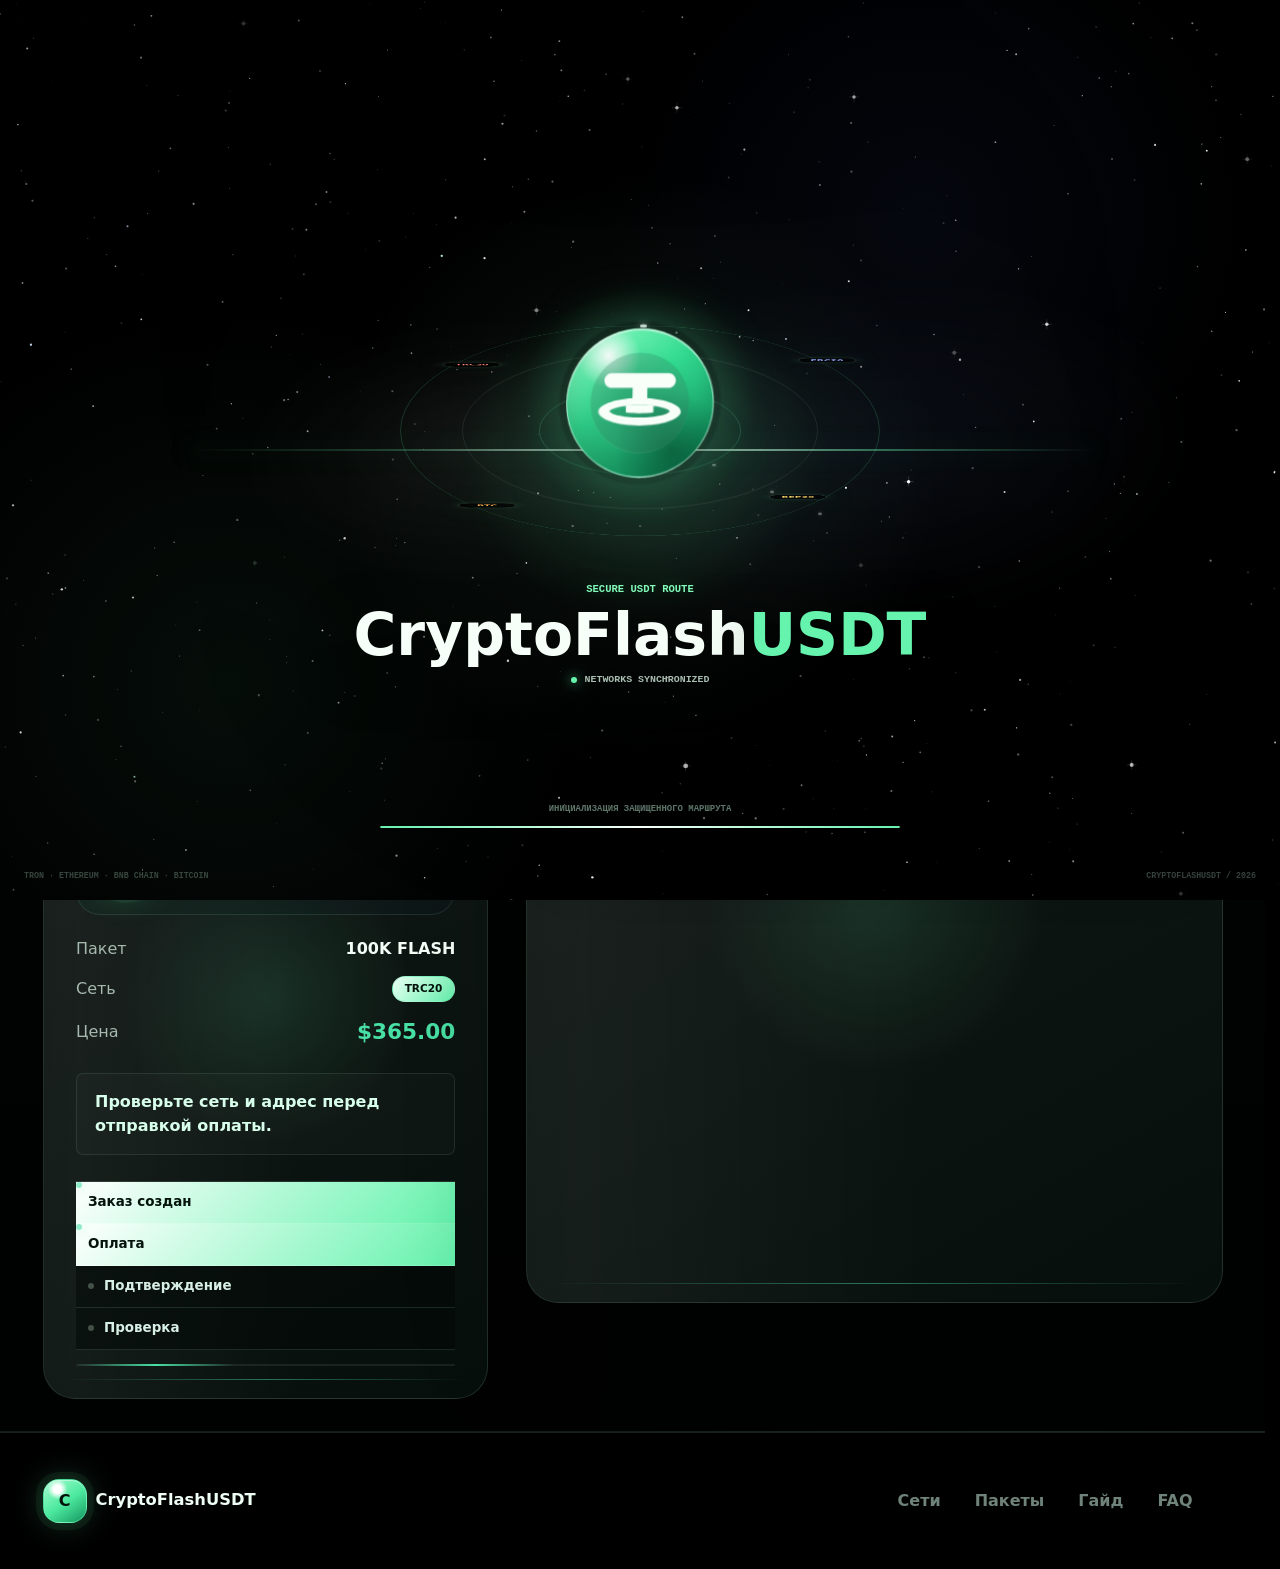
<file: checkout.html>
<!doctype html>
<html lang="ru">
  <head>
    <meta charset="utf-8" />
    <meta name="viewport" content="width=device-width, initial-scale=1" />
    <title>Оплата — CryptoFlashUSDT</title>
    <meta
      name="description"
      content="Проверьте выбранный пакет CryptoFlashUSDT, укажите кошелек и перейдите к оплате в выбранной сети."
    />
    <link rel="stylesheet" href="styles.css?v=20260710-1800" />
    <link rel="stylesheet" href="mobile-premium.css?v=20260710-1900" />
    <link rel="stylesheet" href="orbital-route.css?v=20260710-2100" />
    <link rel="stylesheet" href="mobile-performance.css?v=20260712-1300" />
  </head>
  <body class="cosmic-ui" data-page="checkout">
    <div class="site-intro" aria-hidden="true">
      <div class="intro-space"><i></i><i></i><i></i></div>
      <div class="intro-scanline"></div>
      <div class="intro-stage">
        <div class="intro-orbits"><span class="intro-node intro-node-trc">TRC20</span><span class="intro-node intro-node-erc">ERC20</span><span class="intro-node intro-node-bep">BEP20</span></div>
        <div class="intro-tether-coin">
          <span class="intro-coin-edge"></span>
          <span class="intro-coin-face"><svg viewBox="0 0 120 120" aria-hidden="true"><path d="M30 28h60c4.2 0 7.5 3.4 7.5 7.5S94.2 43 90 43H67.5v11.8c20.7 1.4 35.5 7.1 35.5 13.8 0 7.8-19.3 14.1-43 14.1S17 76.4 17 68.6c0-6.7 14.8-12.4 35.5-13.8V43H30c-4.2 0-7.5-3.4-7.5-7.5S25.8 28 30 28Zm30 34.9c-18.4 0-31.2 3.6-31.2 6.2 0 2.6 12.8 6.2 31.2 6.2s31.2-3.6 31.2-6.2c0-2.6-12.8-6.2-31.2-6.2Zm0 8.2c5.3 0 10.2-.3 14.5-.9V63c-4.4-.5-9.3-.8-14.5-.8s-10.1.3-14.5.8v7.2c4.3.6 9.2.9 14.5.9Z" /></svg><i></i></span>
        </div>
        <div class="intro-lockup"><small>USDT NETWORK INTERFACE</small><p><span>CryptoFlash</span><b>USDT</b></p></div>
      </div>
      <div class="intro-coordinates"><span>TRON · ETHEREUM · BNB CHAIN</span><span>CFU / 2026</span></div>
    </div>
    <header class="site-header" id="top">
      <nav class="nav-shell" aria-label="Основная навигация">
        <a class="brand" href="index.html" aria-label="CryptoFlashUSDT">
          <span class="brand-mark">C</span>
          <span class="brand-text">CryptoFlashUSDT</span>
          <span class="brand-status"><i></i>В сети</span>
        </a>

        <button class="nav-toggle" type="button" aria-expanded="false" aria-controls="nav-menu">
          <span></span>
          <span></span>
          <span></span>
          <span class="sr-only">Открыть меню</span>
        </button>

        <div class="nav-menu" id="nav-menu">
          <a href="index.html#top">Главная</a>
          <a href="index.html#networks">Сети</a>
          <a href="products.html?network=TRC20">Пакеты</a>
          <a href="how-to-make-flash-usdt.html">Гайд</a>
          <a href="index.html#wallets">Кошельки</a>
          <a href="faq.html">Вопросы</a>
        </div>
      </nav>
      <div class="scroll-progress" aria-hidden="true"></div>
    </header>

    <nav class="mobile-dock" aria-label="Быстрая навигация">
      <a href="index.html#top"><span class="dock-icon dock-home"></span><span>Главная</span></a>
      <a href="index.html#networks"><span class="dock-icon dock-grid"></span><span>Сети</span></a>
      <a href="products.html?network=TRC20"><span class="dock-icon dock-pack"></span><span>Пакеты</span></a>
      <a href="how-to-make-flash-usdt.html"><span class="dock-icon dock-guide"></span><span>Гайд</span></a>
    </nav>

    <main>
      <section class="section section-panel checkout-section" id="checkout" data-network="TRC20">
        <div class="section-heading">
          <nav class="breadcrumbs" aria-label="Хлебные крошки">
            <a href="index.html">Главная</a>
            <a id="checkout-products-link" href="products.html?network=TRC20">Пакеты</a>
            <span>Оплата</span>
          </nav>

          <a class="back-link" id="checkout-back-link" href="products.html?network=TRC20">← Назад к пакетам</a>
          <p class="eyebrow">Оплата</p>
          <h1>Оплата заказа</h1>
          <p>
            Проверьте выбранный пакет, укажите кошелек для получения и добавьте подтверждение
            после перевода.
          </p>
        </div>

        <div class="checkout-layout">
          <article class="checkout-card order-card">
            <div class="checkout-card-glow" aria-hidden="true"></div>
            <h3>Сводка заказа</h3>
            <div class="order-ticket">
              <div>
                <span>Номер заказа</span>
                <strong id="order-id">CFU-TRC20-0000</strong>
              </div>
              <span class="order-status" id="order-status">Ожидает оплату</span>
            </div>

            <div class="order-product">
              <span class="order-icon" id="checkout-icon">₮</span>
              <div>
                <strong id="checkout-product">100K FLASH</strong>
                <span id="checkout-network-label">TRC20 сеть</span>
              </div>
            </div>

            <dl class="order-lines">
              <div>
                <dt>Пакет</dt>
                <dd id="checkout-package">100K FLASH</dd>
              </div>
              <div>
                <dt>Сеть</dt>
                <dd><span class="checkout-network-pill" id="checkout-network">TRC20</span></dd>
              </div>
              <div>
                <dt>Цена</dt>
                <dd class="checkout-price" id="checkout-price">$365.00</dd>
              </div>
            </dl>

            <div class="checkout-safe">Проверьте сеть и адрес перед отправкой оплаты.</div>

            <div class="order-progress" aria-label="Статус заказа">
              <span class="is-active">Заказ создан</span>
              <span>Оплата</span>
              <span>Подтверждение</span>
              <span>Проверка</span>
            </div>
            <div class="order-flow-line" aria-hidden="true"></div>
          </article>

          <article class="checkout-card wallet-card">
            <div class="checkout-card-glow" aria-hidden="true"></div>
            <h3>Кошелек для получения</h3>
            <p id="wallet-helper">
              Укажите адрес кошелька TRC20, который будет связан с вашим заказом.
            </p>

            <label class="wallet-field" for="customer-wallet">
              Ваш адрес кошелька
              <input id="customer-wallet" type="text" autocomplete="off" placeholder="Введите адрес кошелька" />
            </label>

            <p class="wallet-note">
              Убедитесь, что адрес относится к выбранной сети. Переводы в неверной сети могут быть
              потеряны.
            </p>

            <button class="checkout-submit" id="continue-payment" type="button">
              Продолжить к оплате
            </button>

            <p class="checkout-message" id="checkout-message" role="status" aria-live="polite"></p>

            <div class="payment-panel" id="payment-panel" hidden>
              <div class="payment-panel-head">
                <p class="eyebrow">Криптооплата</p>
                <h4>Реквизиты для оплаты</h4>
                <span class="payment-live-dot" aria-hidden="true"></span>
              </div>
              <div class="payment-address-box">
                <span class="payment-scan-line" aria-hidden="true"></span>
                <span id="payment-network">TRC20</span>
                <code id="payment-wallet">TPfsEVFB6z3hDqssdD6mjN46Ko6JXTXgiz</code>
                <button class="copy-wallet" id="copy-wallet" type="button">Скопировать</button>
              </div>
              <div class="payment-amount">
                <span>Сумма к оплате</span>
                <strong id="payment-amount">$365.00</strong>
              </div>
              <p>
                Отправляйте оплату только в выбранной сети. После перевода прикрепите чек или
                укажите ID транзакции, чтобы заказ можно было проверить.
              </p>

              <div class="payment-proof">
                <h4>Подтверждение оплаты</h4>
                <label class="wallet-field" for="transaction-id">
                  ID транзакции / TXID
                  <input id="transaction-id" type="text" autocomplete="off" placeholder="Введите hash транзакции" />
                </label>

                <label class="receipt-upload" for="payment-receipt">
                  <input id="payment-receipt" type="file" accept="image/*,.pdf" />
                  <span id="receipt-file">Прикрепить чек или скрин оплаты</span>
                </label>

                <button class="proof-submit" id="submit-proof" type="button">
                  Отправить на проверку
                </button>

                <p class="proof-message" id="proof-message" role="status" aria-live="polite"></p>
              </div>
            </div>
          </article>
        </div>
      </section>
    </main>

    <footer class="footer">
      <div class="footer-inner">
        <a class="brand" href="index.html" aria-label="CryptoFlashUSDT">
          <span class="brand-mark">C</span>
          <span class="brand-text">CryptoFlashUSDT</span>
        </a>
        <div class="footer-links">
          <a href="index.html#networks">Сети</a>
          <a href="products.html?network=TRC20">Пакеты</a>
          <a href="how-to-make-flash-usdt.html">Гайд</a>
          <a href="faq.html">FAQ</a>
        </div>
      </div>
    </footer>

    <script src="script.js?v=20260712-1300"></script>
  </body>
</html>
</file>
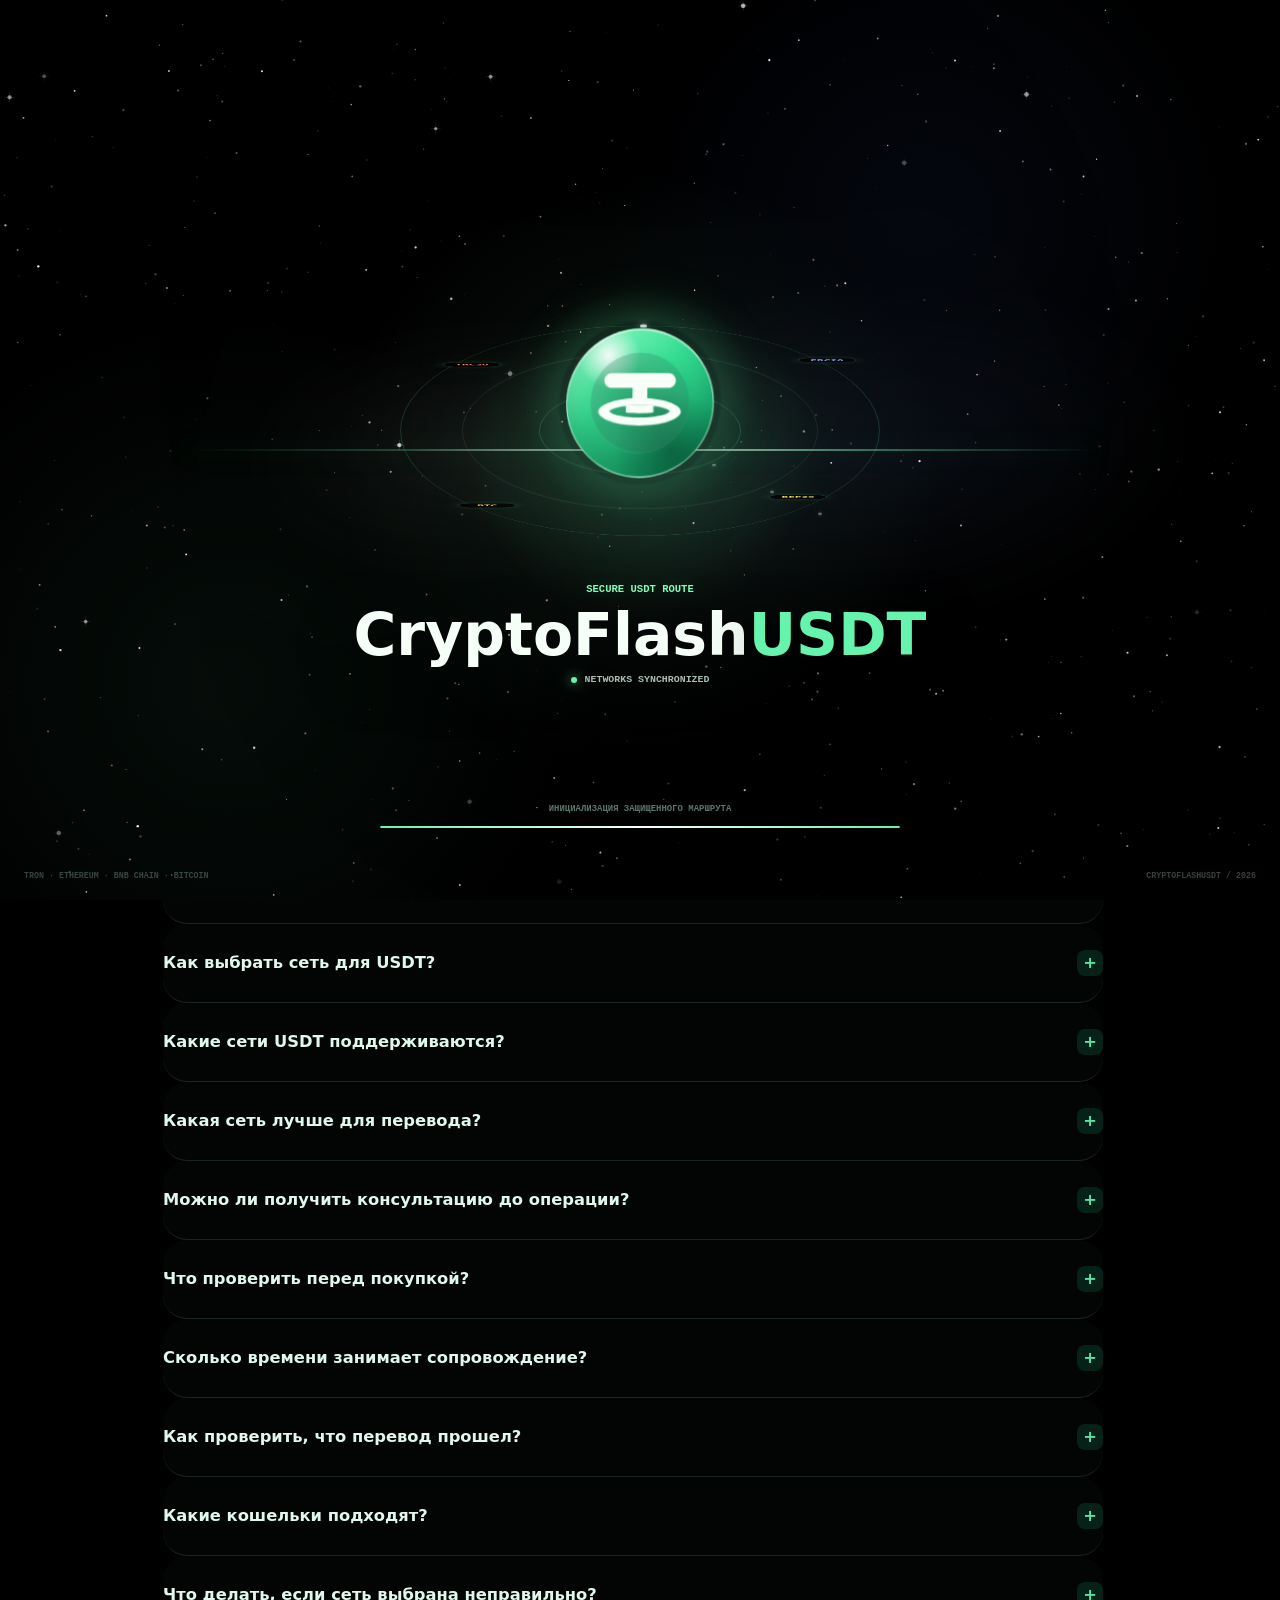
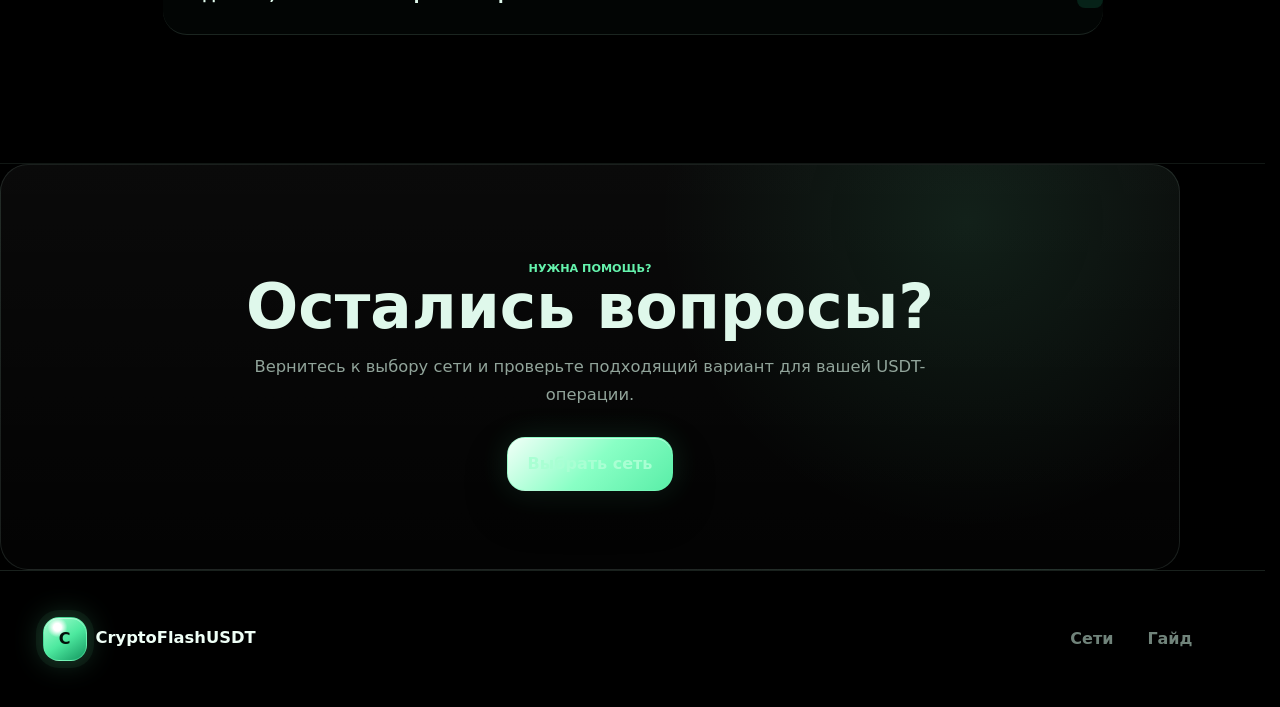
<file: faq.html>
<!doctype html>
<html lang="ru">
  <head>
    <meta charset="utf-8" />
    <meta name="viewport" content="width=device-width, initial-scale=1" />
    <title>Вопросы — CryptoFlashUSDT</title>
    <meta
      name="description"
      content="Ответы на частые вопросы о CryptoFlashUSDT, USDT-операциях, сетях TRC20, ERC20, BEP20 и покупке криптовалюты."
    />
    <link rel="stylesheet" href="styles.css?v=20260710-1800" />
    <link rel="stylesheet" href="mobile-premium.css?v=20260710-1900" />
    <link rel="stylesheet" href="orbital-route.css?v=20260710-2100" />
    <link rel="stylesheet" href="mobile-performance.css?v=20260712-1300" />
  </head>
  <body class="cosmic-ui" data-page="faq">
    <div class="site-intro" aria-hidden="true">
      <div class="intro-space"><i></i><i></i><i></i></div>
      <div class="intro-scanline"></div>
      <div class="intro-stage">
        <div class="intro-orbits"><span class="intro-node intro-node-trc">TRC20</span><span class="intro-node intro-node-erc">ERC20</span><span class="intro-node intro-node-bep">BEP20</span></div>
        <div class="intro-tether-coin"><span class="intro-coin-edge"></span><span class="intro-coin-face"><svg viewBox="0 0 120 120" aria-hidden="true"><path d="M30 28h60c4.2 0 7.5 3.4 7.5 7.5S94.2 43 90 43H67.5v11.8c20.7 1.4 35.5 7.1 35.5 13.8 0 7.8-19.3 14.1-43 14.1S17 76.4 17 68.6c0-6.7 14.8-12.4 35.5-13.8V43H30c-4.2 0-7.5-3.4-7.5-7.5S25.8 28 30 28Zm30 34.9c-18.4 0-31.2 3.6-31.2 6.2 0 2.6 12.8 6.2 31.2 6.2s31.2-3.6 31.2-6.2c0-2.6-12.8-6.2-31.2-6.2Zm0 8.2c5.3 0 10.2-.3 14.5-.9V63c-4.4-.5-9.3-.8-14.5-.8s-10.1.3-14.5.8v7.2c4.3.6 9.2.9 14.5.9Z" /></svg><i></i></span></div>
        <div class="intro-lockup"><small>USDT NETWORK INTERFACE</small><p><span>CryptoFlash</span><b>USDT</b></p></div>
      </div>
      <div class="intro-coordinates"><span>TRON · ETHEREUM · BNB CHAIN</span><span>CFU / 2026</span></div>
    </div>
    <header class="site-header" id="top">
      <nav class="nav-shell" aria-label="Основная навигация">
        <a class="brand" href="index.html" aria-label="CryptoFlashUSDT">
          <span class="brand-mark">C</span>
          <span class="brand-text">CryptoFlashUSDT</span>
          <span class="brand-status"><i></i>В сети</span>
        </a>

        <button class="nav-toggle" type="button" aria-expanded="false" aria-controls="nav-menu">
          <span></span>
          <span></span>
          <span></span>
          <span class="sr-only">Открыть меню</span>
        </button>

        <div class="nav-menu" id="nav-menu">
          <a href="index.html#top">Главная</a>
          <a href="index.html#networks">Сети</a>
          <a href="products.html?network=TRC20">Пакеты</a>
          <a href="how-to-make-flash-usdt.html">Гайд</a>
          <a href="index.html#wallets">Кошельки</a>
          <a class="is-active" href="faq.html">Вопросы</a>
        </div>
      </nav>
      <div class="scroll-progress" aria-hidden="true"></div>
    </header>

    <nav class="mobile-dock" aria-label="Быстрая навигация">
      <a href="index.html#top"><span class="dock-icon dock-home"></span><span>Главная</span></a>
      <a href="index.html#networks"><span class="dock-icon dock-grid"></span><span>Сети</span></a>
      <a href="products.html?network=TRC20"><span class="dock-icon dock-pack"></span><span>Пакеты</span></a>
      <a href="how-to-make-flash-usdt.html"><span class="dock-icon dock-guide"></span><span>Гайд</span></a>
    </nav>

    <main>
      <section class="page-hero">
        <div class="page-hero-inner">
          <nav class="breadcrumbs" aria-label="Хлебные крошки">
            <a href="index.html">Главная</a>
            <span>Вопросы</span>
          </nav>
          <a class="back-link" href="index.html">← Назад</a>
          <p class="eyebrow">Вопросы и ответы</p>
          <h1>Часто задаваемые вопросы</h1>
          <p>
            Ответы на основные вопросы о CryptoFlashUSDT, USDT-сетях, проверках и покупке
            криптовалюты.
          </p>
        </div>
      </section>

      <section class="section section-dark faq-page">
        <div class="faq-list">
          <details open>
            <summary>Что такое CryptoFlashUSDT?</summary>
            <p>
              CryptoFlashUSDT — это сервис для консультаций и сопровождения USDT-операций. Мы
              помогаем разобраться с сетью, комиссией, адресом получателя и порядком действий перед
              переводом.
            </p>
          </details>

          <details>
            <summary>Как выбрать сеть для USDT?</summary>
            <p>
              Сначала проверьте поддержку сети у кошелька или биржи получателя. Затем сравните
              комиссию, скорость и правила платформы перед операцией.
            </p>
          </details>

          <details>
            <summary>Какие сети USDT поддерживаются?</summary>
            <p>
              Основные направления — TRC20, ERC20 и BEP20. Конкретную сеть нужно выбирать по
              кошельку получателя, комиссии, скорости и требованиям платформы.
            </p>
          </details>

          <details>
            <summary>Какая сеть лучше для перевода?</summary>
            <p>
              Универсального варианта нет. TRC20 часто выбирают из-за низких комиссий, ERC20
              подходит для Ethereum-сервисов, а BEP20 удобен для BNB Smart Chain. Перед переводом
              важно убедиться, что отправитель и получатель используют одну и ту же сеть.
            </p>
          </details>

          <details>
            <summary>Можно ли получить консультацию до операции?</summary>
            <p>
              Да. Можно заранее описать задачу и получить понятный порядок действий: какую сеть
              выбрать, что проверить в адресе, как оценить комиссию и как смотреть подтверждения.
            </p>
          </details>

          <details>
            <summary>Что проверить перед покупкой?</summary>
            <p>
              Проверьте актив, сеть, сумму, комиссию, лимиты платформы и адрес кошелька, если
              планируете вывод. Не отправляйте seed-фразы, приватные ключи и пароли.
            </p>
          </details>

          <details>
            <summary>Сколько времени занимает сопровождение?</summary>
            <p>
              Время зависит от задачи, сети и скорости подтверждений. Простую консультацию можно
              подготовить быстро, а операции с дополнительной проверкой требуют больше времени.
            </p>
          </details>

          <details>
            <summary>Как проверить, что перевод прошел?</summary>
            <p>
              Статус можно проверить по хэшу транзакции в обозревателе выбранной сети. Важно
              сверить адрес, сеть, сумму и количество подтверждений.
            </p>
          </details>

          <details>
            <summary>Какие кошельки подходят?</summary>
            <p>
              Подходят кошельки и платформы, которые поддерживают нужную сеть USDT. Перед отправкой
              важно проверить, что выбранная сеть совпадает у отправителя и получателя.
            </p>
          </details>

          <details>
            <summary>Что делать, если сеть выбрана неправильно?</summary>
            <p>
              Не отправляйте средства, пока не проверите совместимость сети и адреса. Если перевод
              уже совершен, дальнейшие действия зависят от платформы получателя и правил ее
              поддержки.
            </p>
          </details>
        </div>
      </section>

      <section class="faq-cta">
        <p class="eyebrow">Нужна помощь?</p>
        <h2>Остались вопросы?</h2>
        <p>Вернитесь к выбору сети и проверьте подходящий вариант для вашей USDT-операции.</p>
        <a class="button button-primary" href="index.html#networks">Выбрать сеть</a>
      </section>
    </main>

    <footer class="footer">
      <div class="footer-inner">
        <a class="brand" href="index.html" aria-label="CryptoFlashUSDT">
          <span class="brand-mark">C</span>
          <span class="brand-text">CryptoFlashUSDT</span>
        </a>
        <div class="footer-links">
          <a href="index.html#networks">Сети</a>
          <a href="how-to-make-flash-usdt.html">Гайд</a>
        </div>
      </div>
    </footer>

    <script src="script.js?v=20260712-1300"></script>
  </body>
</html>
</file>
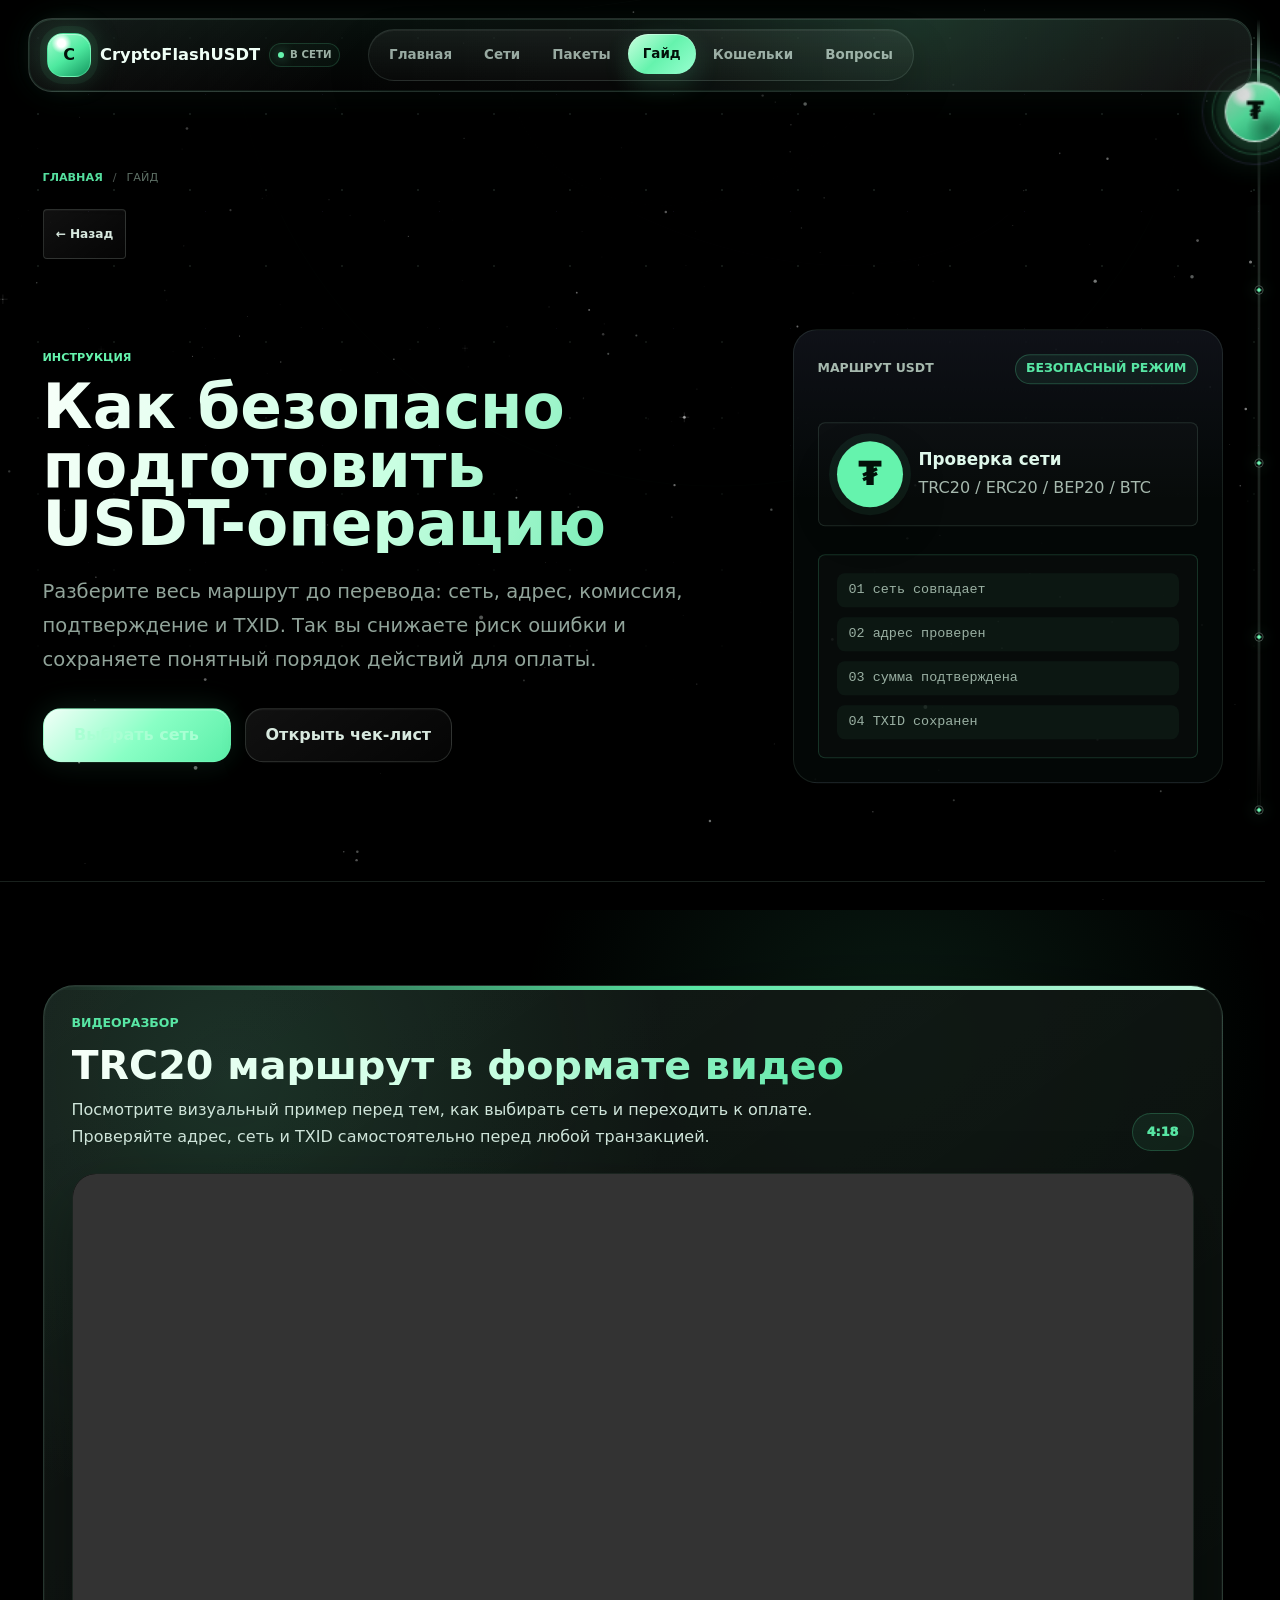
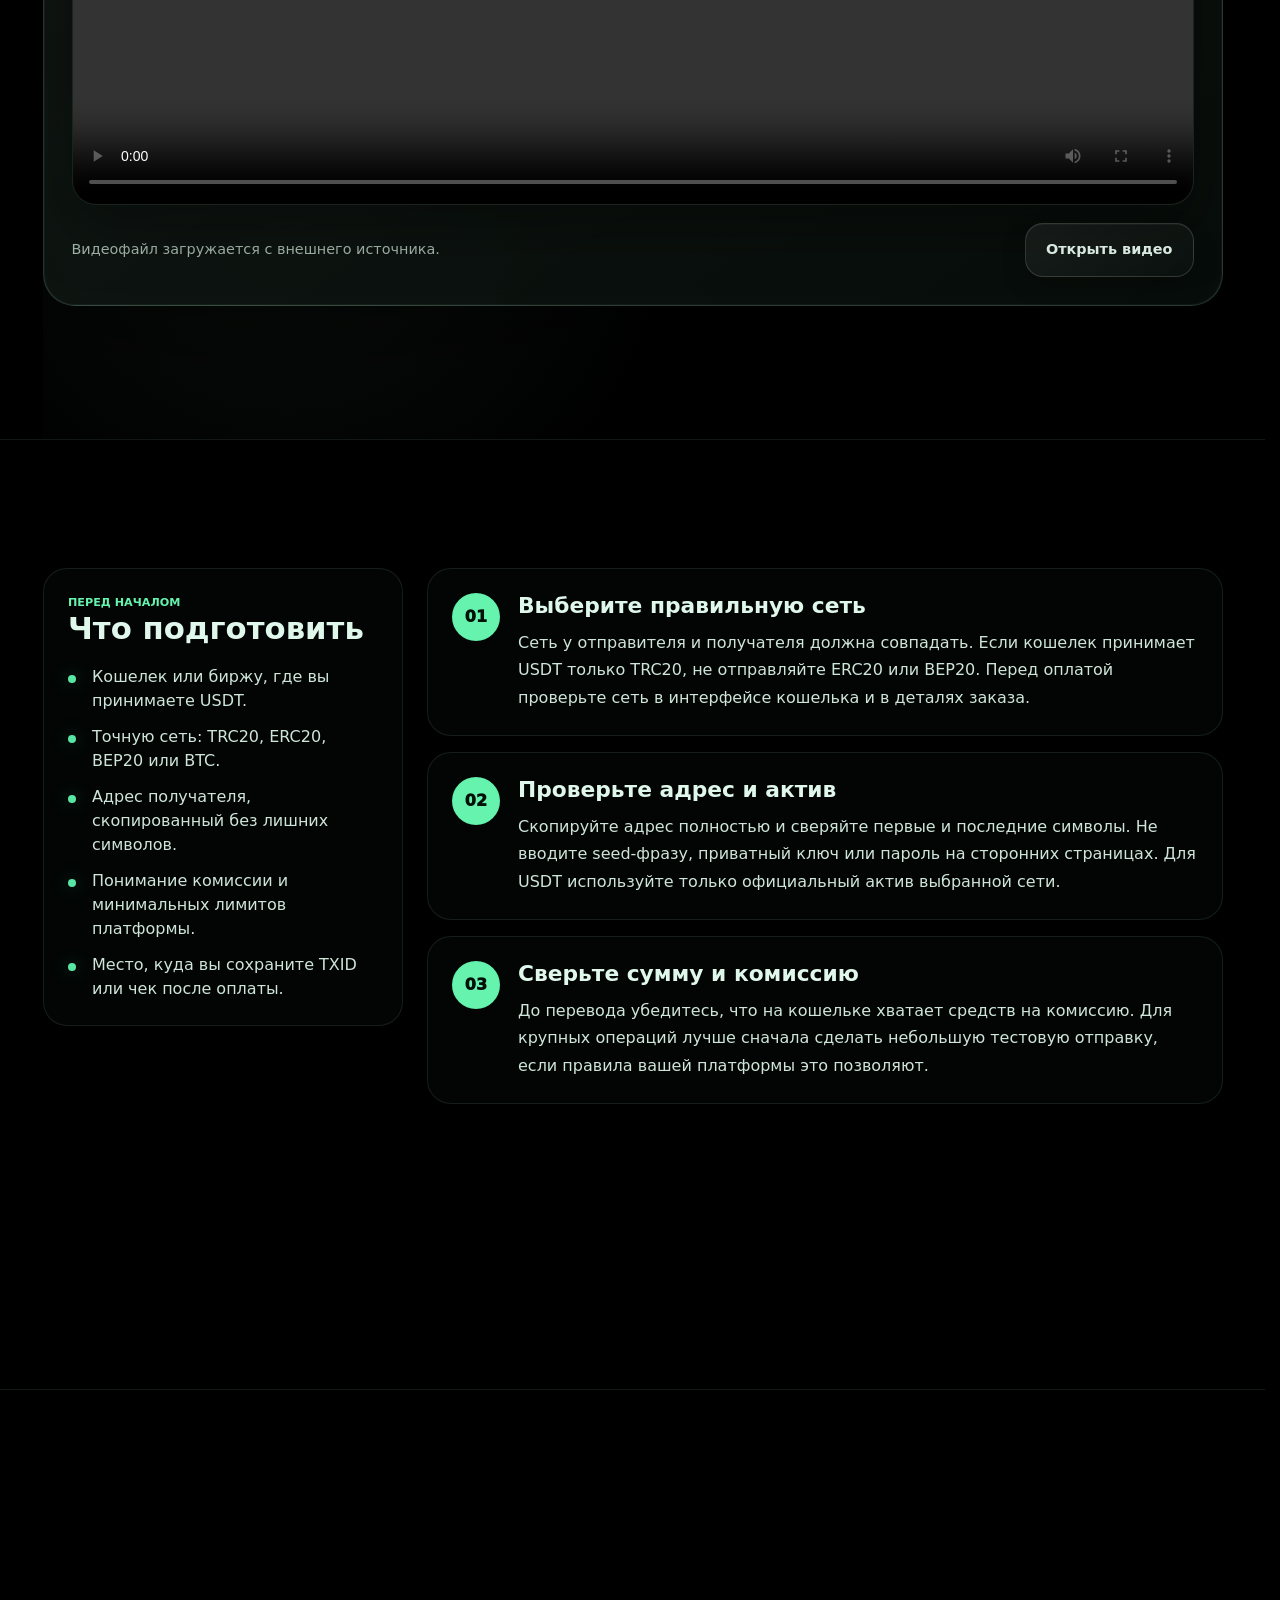
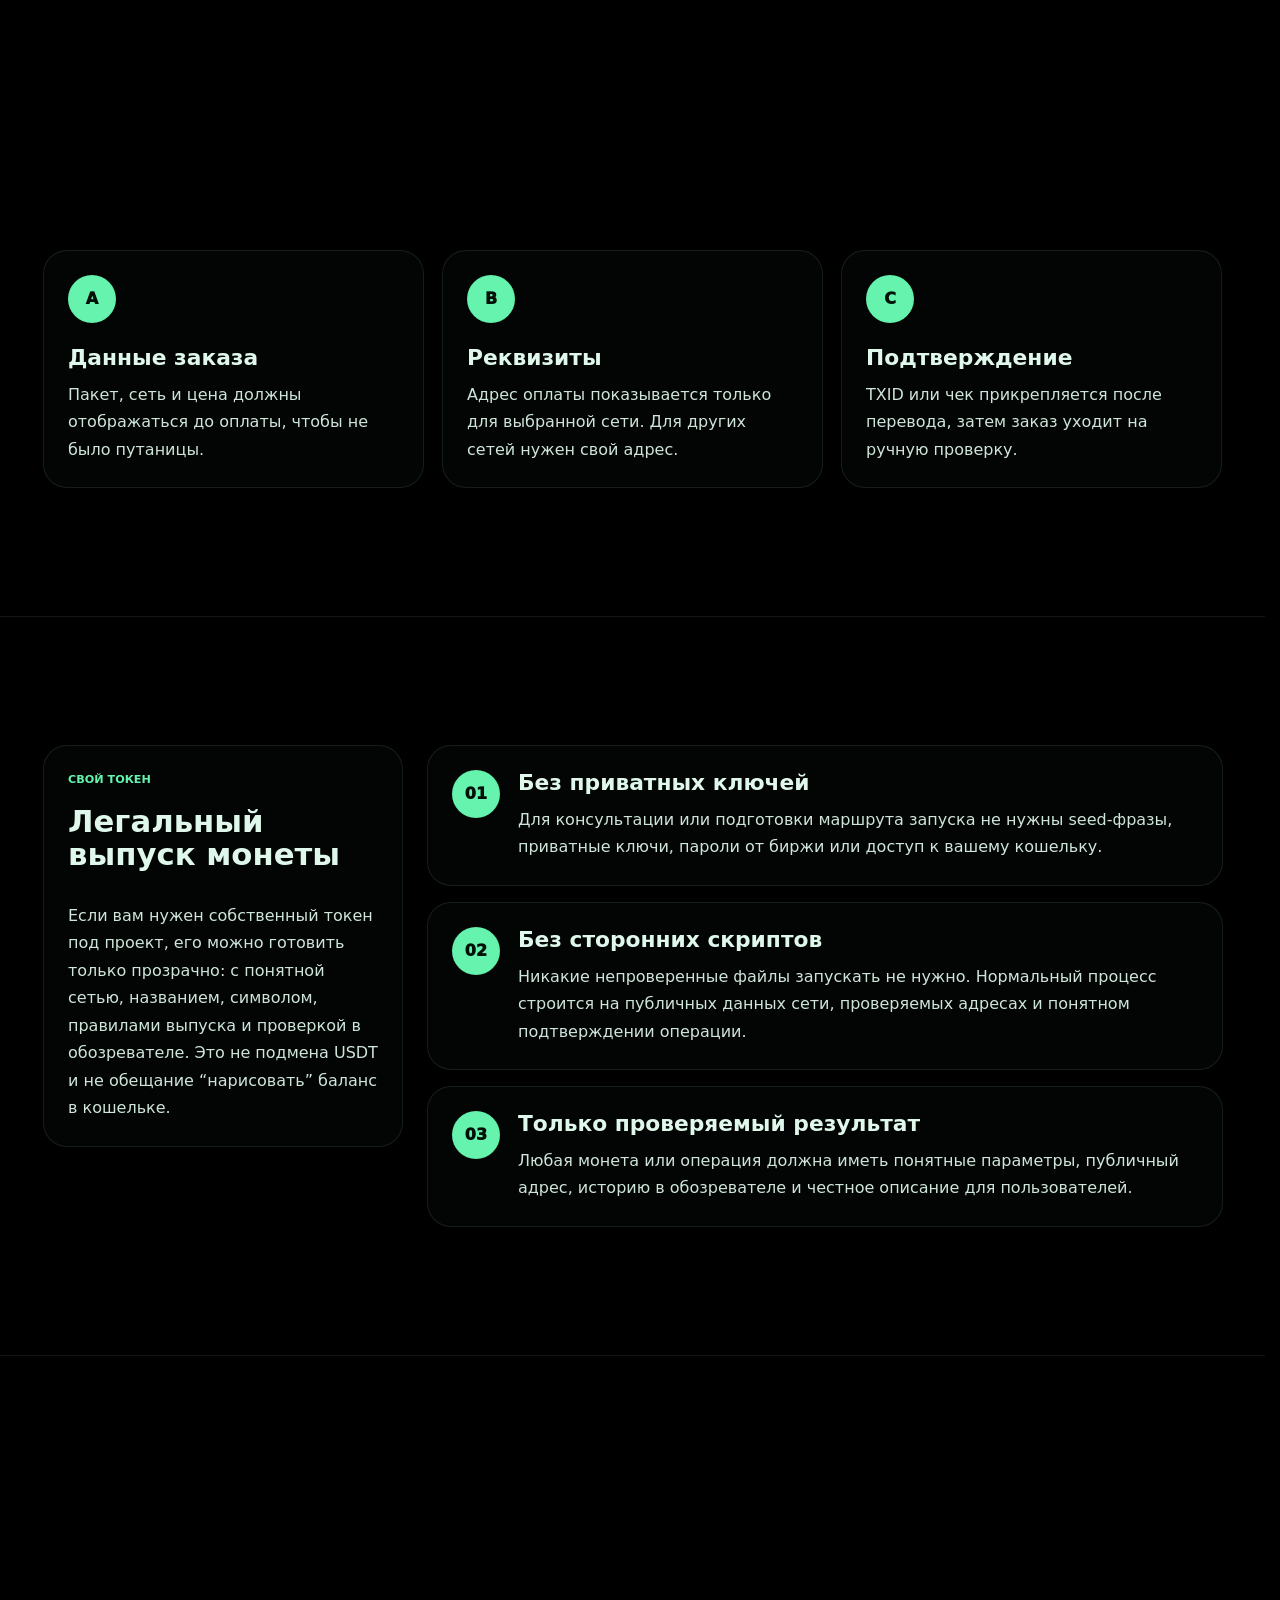
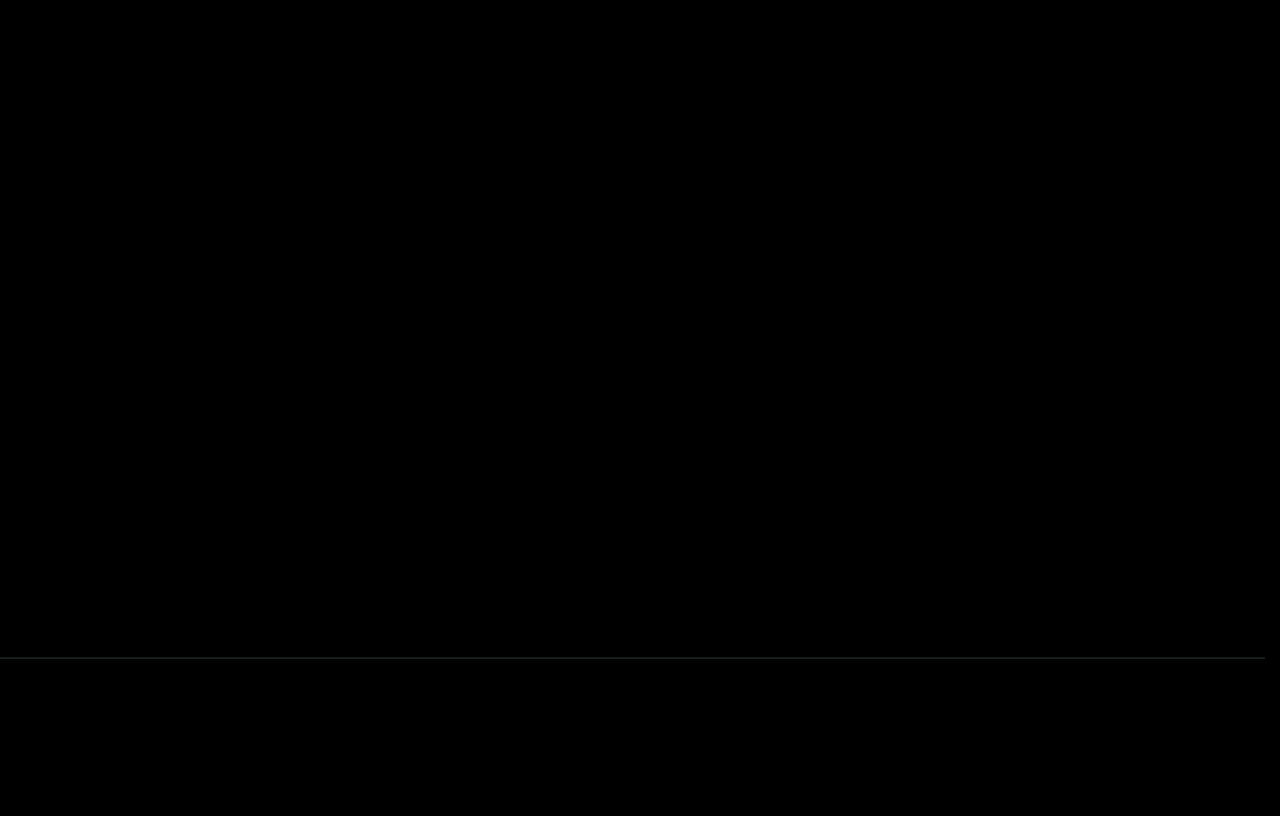
<file: how-to-make-flash-usdt.html>
<!doctype html>
<html lang="ru">
  <head>
    <meta charset="utf-8" />
    <meta name="viewport" content="width=device-width, initial-scale=1" />
    <title>Гайд по USDT — CryptoFlashUSDT</title>
    <meta
      name="description"
      content="Безопасный гайд CryptoFlashUSDT: как подготовить USDT-операцию, выбрать сеть, проверить адрес, сохранить TXID и избежать ошибок."
    />
    <link rel="stylesheet" href="styles.css?v=20260710-1800" />
    <link rel="stylesheet" href="mobile-premium.css?v=20260710-1900" />
    <link rel="stylesheet" href="orbital-route.css?v=20260710-2100" />
    <link rel="stylesheet" href="mobile-performance.css?v=20260712-1300" />
  </head>
  <body class="cosmic-ui" data-page="guide">
    <div class="site-intro" aria-hidden="true">
      <div class="intro-space"><i></i><i></i><i></i></div>
      <div class="intro-scanline"></div>
      <div class="intro-stage">
        <div class="intro-orbits"><span class="intro-node intro-node-trc">TRC20</span><span class="intro-node intro-node-erc">ERC20</span><span class="intro-node intro-node-bep">BEP20</span></div>
        <div class="intro-tether-coin"><span class="intro-coin-edge"></span><span class="intro-coin-face"><svg viewBox="0 0 120 120" aria-hidden="true"><path d="M30 28h60c4.2 0 7.5 3.4 7.5 7.5S94.2 43 90 43H67.5v11.8c20.7 1.4 35.5 7.1 35.5 13.8 0 7.8-19.3 14.1-43 14.1S17 76.4 17 68.6c0-6.7 14.8-12.4 35.5-13.8V43H30c-4.2 0-7.5-3.4-7.5-7.5S25.8 28 30 28Zm30 34.9c-18.4 0-31.2 3.6-31.2 6.2 0 2.6 12.8 6.2 31.2 6.2s31.2-3.6 31.2-6.2c0-2.6-12.8-6.2-31.2-6.2Zm0 8.2c5.3 0 10.2-.3 14.5-.9V63c-4.4-.5-9.3-.8-14.5-.8s-10.1.3-14.5.8v7.2c4.3.6 9.2.9 14.5.9Z" /></svg><i></i></span></div>
        <div class="intro-lockup"><small>USDT NETWORK INTERFACE</small><p><span>CryptoFlash</span><b>USDT</b></p></div>
      </div>
      <div class="intro-coordinates"><span>TRON · ETHEREUM · BNB CHAIN</span><span>CFU / 2026</span></div>
    </div>
    <header class="site-header" id="top">
      <nav class="nav-shell" aria-label="Основная навигация">
        <a class="brand" href="index.html" aria-label="CryptoFlashUSDT">
          <span class="brand-mark">C</span>
          <span class="brand-text">CryptoFlashUSDT</span>
          <span class="brand-status"><i></i>В сети</span>
        </a>

        <button class="nav-toggle" type="button" aria-expanded="false" aria-controls="nav-menu">
          <span></span>
          <span></span>
          <span></span>
          <span class="sr-only">Открыть меню</span>
        </button>

        <div class="nav-menu" id="nav-menu">
          <a href="index.html#top">Главная</a>
          <a href="index.html#networks">Сети</a>
          <a href="products.html?network=TRC20">Пакеты</a>
          <a class="is-active" href="how-to-make-flash-usdt.html">Гайд</a>
          <a href="index.html#wallets">Кошельки</a>
          <a href="faq.html">Вопросы</a>
        </div>
      </nav>
      <div class="scroll-progress" aria-hidden="true"></div>
    </header>

    <nav class="mobile-dock" aria-label="Быстрая навигация">
      <a href="index.html#top"><span class="dock-icon dock-home"></span><span>Главная</span></a>
      <a href="index.html#networks"><span class="dock-icon dock-grid"></span><span>Сети</span></a>
      <a href="products.html?network=TRC20"><span class="dock-icon dock-pack"></span><span>Пакеты</span></a>
      <a class="is-active" href="how-to-make-flash-usdt.html"><span class="dock-icon dock-guide"></span><span>Гайд</span></a>
    </nav>

    <main>
      <section class="guide-hero">
        <div class="guide-hero-inner">
          <nav class="breadcrumbs" aria-label="Хлебные крошки">
            <a href="index.html">Главная</a>
            <span>Гайд</span>
          </nav>
          <a class="back-link" href="index.html">← Назад</a>

          <div class="guide-hero-grid">
            <div class="guide-hero-copy">
              <p class="eyebrow">Инструкция</p>
              <h1>Как безопасно подготовить USDT-операцию</h1>
              <p>
                Разберите весь маршрут до перевода: сеть, адрес, комиссия, подтверждение и TXID.
                Так вы снижаете риск ошибки и сохраняете понятный порядок действий для оплаты.
              </p>
              <div class="hero-actions">
                <a class="button button-primary" href="index.html#networks">Выбрать сеть</a>
                <a class="button button-secondary" href="#checklist">Открыть чек-лист</a>
              </div>
            </div>

            <aside class="guide-visual-card" aria-label="Сводка безопасной операции">
              <div class="guide-visual-top">
                <span>Маршрут USDT</span>
                <strong>Безопасный режим</strong>
              </div>
              <div class="guide-wallet-preview">
                <span class="guide-coin">₮</span>
                <div>
                  <strong>Проверка сети</strong>
                  <p>TRC20 / ERC20 / BEP20 / BTC</p>
                </div>
              </div>
              <div class="guide-terminal">
                <span>01  сеть совпадает</span>
                <span>02  адрес проверен</span>
                <span>03  сумма подтверждена</span>
                <span>04  TXID сохранен</span>
              </div>
            </aside>
          </div>
        </div>
      </section>

      <section class="section section-dark guide-video-section" id="video-guide">
        <div class="guide-video-shell">
          <div class="guide-video-head">
            <div>
              <p class="eyebrow">Видеоразбор</p>
              <h2>TRC20 маршрут в формате видео</h2>
              <p>
                Посмотрите визуальный пример перед тем, как выбирать сеть и переходить к оплате.
                Проверяйте адрес, сеть и TXID самостоятельно перед любой транзакцией.
              </p>
            </div>
            <span class="guide-video-time">4:18</span>
          </div>

          <div class="guide-video-frame">
            <video controls preload="metadata" playsinline>
              <source
                src="https://createflashusdt.com/flash-usdt-trc20-how-to-make-flash-usdt.mp4"
                type="video/mp4"
              />
              Ваш браузер не смог открыть видео. Перейдите по ссылке ниже.
            </video>
          </div>

          <div class="guide-video-footer">
            <span>Видеофайл загружается с внешнего источника.</span>
            <a
              class="button button-secondary"
              href="https://createflashusdt.com/flash-usdt-trc20-how-to-make-flash-usdt.mp4"
              target="_blank"
              rel="noopener"
            >
              Открыть видео
            </a>
          </div>
        </div>
      </section>

      <section class="section section-dark guide-section">
        <div class="guide-layout">
          <aside class="guide-card guide-side">
            <p class="eyebrow">Перед началом</p>
            <h2>Что подготовить</h2>
            <ul class="guide-list">
              <li>Кошелек или биржу, где вы принимаете USDT.</li>
              <li>Точную сеть: TRC20, ERC20, BEP20 или BTC.</li>
              <li>Адрес получателя, скопированный без лишних символов.</li>
              <li>Понимание комиссии и минимальных лимитов платформы.</li>
              <li>Место, куда вы сохраните TXID или чек после оплаты.</li>
            </ul>
          </aside>

          <div class="guide-main">
            <article class="guide-step">
              <span class="guide-step-number">01</span>
              <div>
                <h3>Выберите правильную сеть</h3>
                <p>
                  Сеть у отправителя и получателя должна совпадать. Если кошелек принимает USDT
                  только TRC20, не отправляйте ERC20 или BEP20. Перед оплатой проверьте сеть в
                  интерфейсе кошелька и в деталях заказа.
                </p>
              </div>
            </article>

            <article class="guide-step">
              <span class="guide-step-number">02</span>
              <div>
                <h3>Проверьте адрес и актив</h3>
                <p>
                  Скопируйте адрес полностью и сверяйте первые и последние символы. Не вводите
                  seed-фразу, приватный ключ или пароль на сторонних страницах. Для USDT используйте
                  только официальный актив выбранной сети.
                </p>
              </div>
            </article>

            <article class="guide-step">
              <span class="guide-step-number">03</span>
              <div>
                <h3>Сверьте сумму и комиссию</h3>
                <p>
                  До перевода убедитесь, что на кошельке хватает средств на комиссию. Для крупных
                  операций лучше сначала сделать небольшую тестовую отправку, если правила вашей
                  платформы это позволяют.
                </p>
              </div>
            </article>

            <article class="guide-step">
              <span class="guide-step-number">04</span>
              <div>
                <h3>Сохраните TXID или чек</h3>
                <p>
                  После оплаты сохраните ID транзакции. В форме заказа можно прикрепить чек или
                  указать TXID, чтобы операцию было проще проверить вручную.
                </p>
              </div>
            </article>
          </div>
        </div>
      </section>

      <section class="section section-panel guide-proof-section">
        <div class="section-heading">
          <p class="eyebrow">Визуальная проверка</p>
          <h2>Как выглядит нормальный маршрут оплаты</h2>
          <p>
            Вместо сомнительных инструментов используйте проверяемые данные: сеть, адрес, сумму,
            TXID и статус в обозревателе блокчейна.
          </p>
        </div>

        <div class="guide-proof-grid">
          <article class="guide-card">
            <span class="guide-card-index">A</span>
            <h3>Данные заказа</h3>
            <p>Пакет, сеть и цена должны отображаться до оплаты, чтобы не было путаницы.</p>
          </article>
          <article class="guide-card">
            <span class="guide-card-index">B</span>
            <h3>Реквизиты</h3>
            <p>Адрес оплаты показывается только для выбранной сети. Для других сетей нужен свой адрес.</p>
          </article>
          <article class="guide-card">
            <span class="guide-card-index">C</span>
            <h3>Подтверждение</h3>
            <p>TXID или чек прикрепляется после перевода, затем заказ уходит на ручную проверку.</p>
          </article>
        </div>
      </section>

      <section class="section section-dark guide-section">
        <div class="guide-layout">
          <aside class="guide-card guide-side guide-side-accent">
            <p class="eyebrow">Свой токен</p>
            <h2>Легальный выпуск монеты</h2>
            <p>
              Если вам нужен собственный токен под проект, его можно готовить только прозрачно:
              с понятной сетью, названием, символом, правилами выпуска и проверкой в обозревателе.
              Это не подмена USDT и не обещание “нарисовать” баланс в кошельке.
            </p>
          </aside>

          <div class="guide-main">
            <article class="guide-step">
              <span class="guide-step-number">01</span>
              <div>
                <h3>Без приватных ключей</h3>
                <p>
                  Для консультации или подготовки маршрута запуска не нужны seed-фразы, приватные
                  ключи, пароли от биржи или доступ к вашему кошельку.
                </p>
              </div>
            </article>

            <article class="guide-step">
              <span class="guide-step-number">02</span>
              <div>
                <h3>Без сторонних скриптов</h3>
                <p>
                  Никакие непроверенные файлы запускать не нужно. Нормальный процесс строится на
                  публичных данных сети, проверяемых адресах и понятном подтверждении операции.
                </p>
              </div>
            </article>

            <article class="guide-step">
              <span class="guide-step-number">03</span>
              <div>
                <h3>Только проверяемый результат</h3>
                <p>
                  Любая монета или операция должна иметь понятные параметры, публичный адрес,
                  историю в обозревателе и честное описание для пользователей.
                </p>
              </div>
            </article>
          </div>
        </div>
      </section>

      <section class="section section-dark guide-section" id="checklist">
        <div class="guide-layout guide-layout-reverse">
          <div class="guide-main">
            <article class="guide-warning">
              <p class="eyebrow">Важно</p>
              <h2>Что не стоит делать</h2>
              <p>
                Не используйте сторонние инструменты, которые обещают мгновенно создать баланс или
                показать “временные” средства в кошельке. Не подключайте кошелек к непроверенным
                страницам и не отправляйте приватные данные.
              </p>
            </article>

            <div class="guide-checklist">
              <h3>Чек-лист перед переводом</h3>
              <label><input type="checkbox" /> Сеть отправителя и получателя совпадает.</label>
              <label><input type="checkbox" /> Адрес скопирован полностью и проверен.</label>
              <label><input type="checkbox" /> Комиссия понятна и средств на нее хватает.</label>
              <label><input type="checkbox" /> Сумма и пакет совпадают с заказом.</label>
              <label><input type="checkbox" /> После оплаты будет сохранен TXID или чек.</label>
            </div>
          </div>

          <aside class="guide-card guide-side guide-side-accent">
            <p class="eyebrow">Следующий шаг</p>
            <h2>Перейдите к сети и пакету</h2>
            <p>
              Выберите сеть, затем пакет. На странице оплаты укажите кошелек для получения и
              добавьте TXID или чек после перевода.
            </p>
            <a class="button button-primary" href="index.html#networks">Выбрать сеть</a>
          </aside>
        </div>
      </section>
    </main>

    <footer class="footer">
      <div class="footer-inner">
        <a class="brand" href="index.html" aria-label="CryptoFlashUSDT">
          <span class="brand-mark">C</span>
          <span class="brand-text">CryptoFlashUSDT</span>
        </a>
        <div class="footer-links">
          <a href="index.html#networks">Сети</a>
          <a href="products.html?network=TRC20">Пакеты</a>
          <a href="faq.html">FAQ</a>
        </div>
      </div>
    </footer>

    <script src="script.js?v=20260712-1300"></script>
  </body>
</html>
</file>
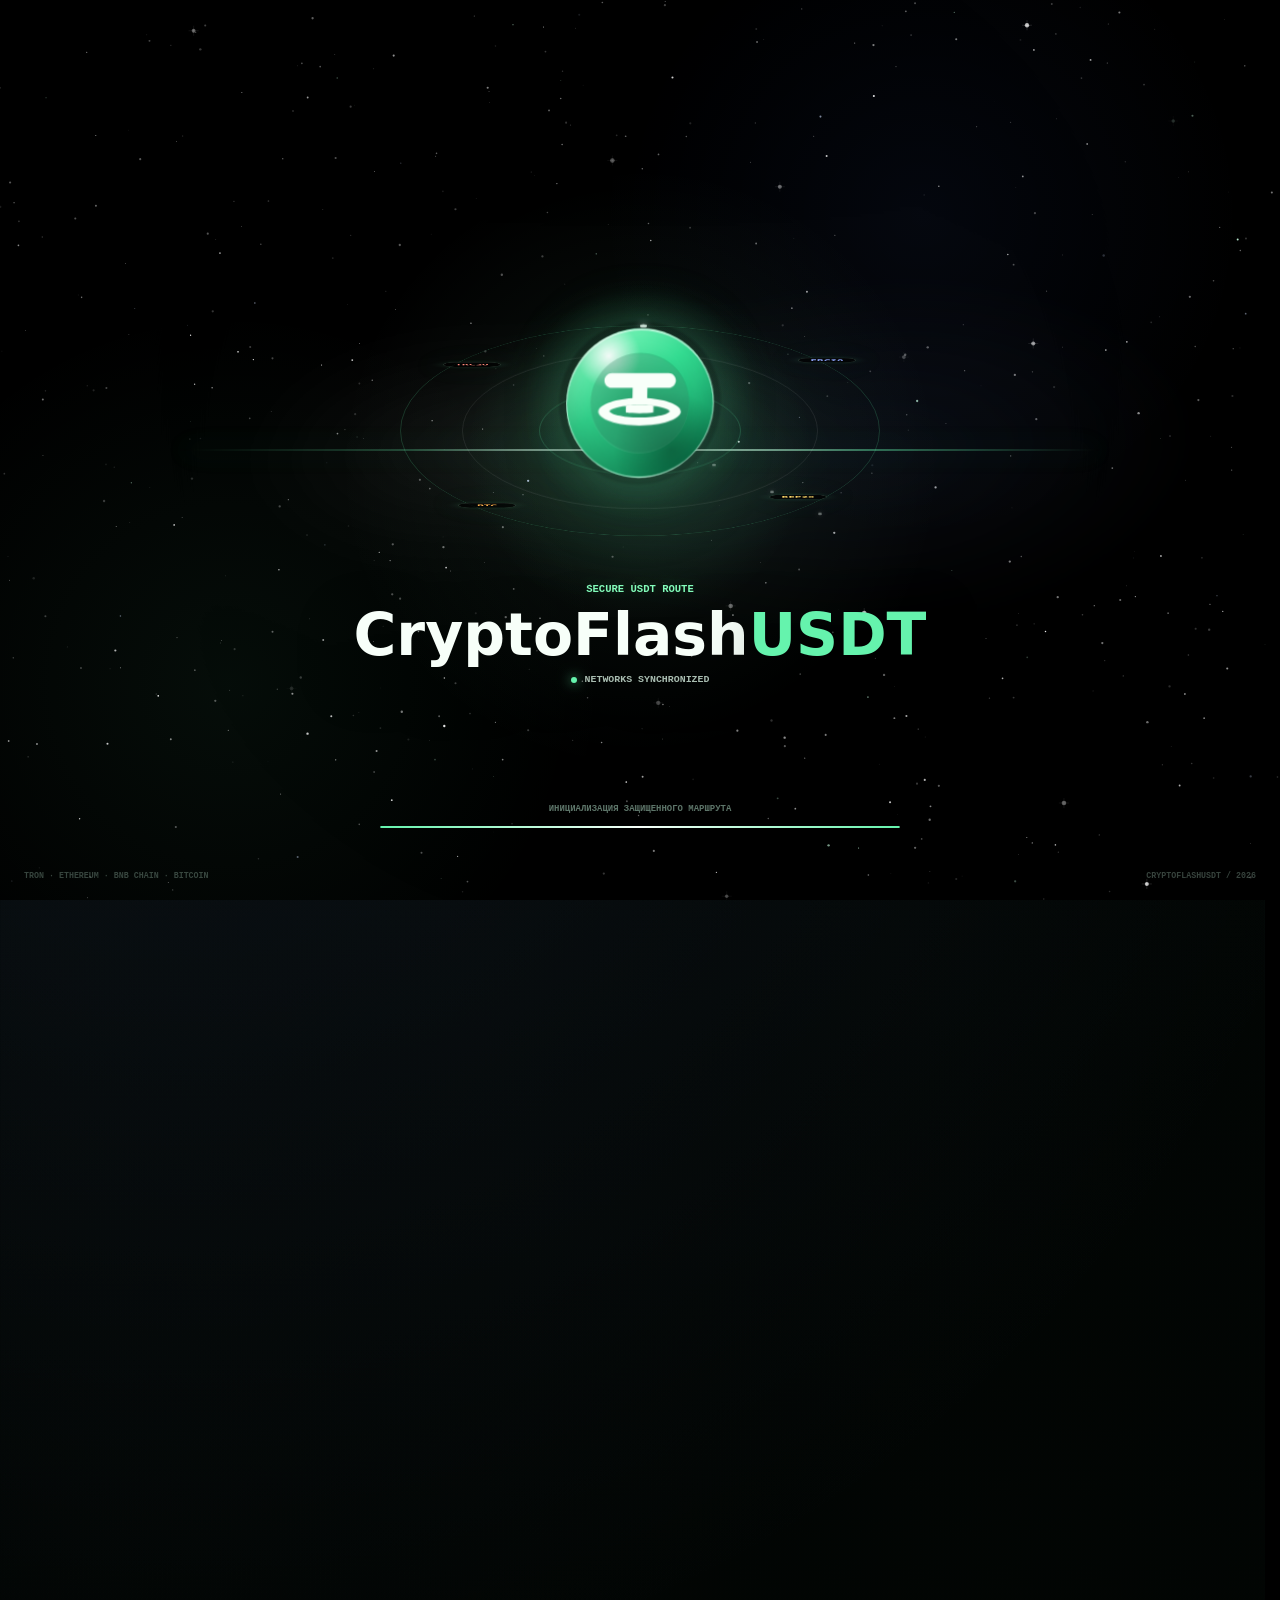
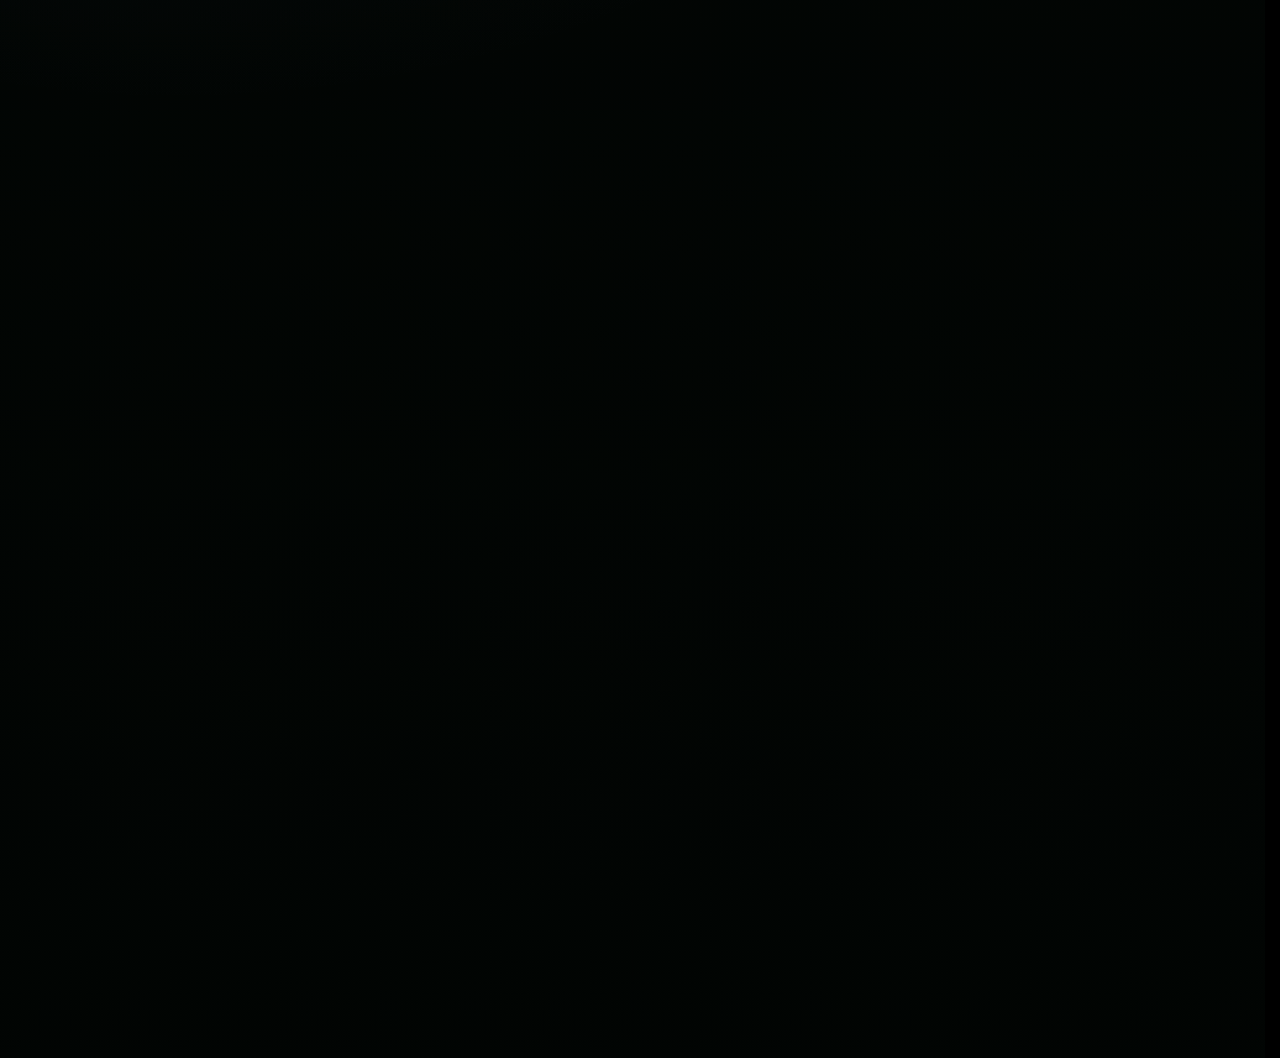
<file: products.html>
<!doctype html>
<html lang="ru">
  <head>
    <meta charset="utf-8" />
    <meta name="viewport" content="width=device-width, initial-scale=1" />
    <title>Пакеты — CryptoFlashUSDT</title>
    <meta
      name="description"
      content="Выберите сеть и пакет CryptoFlashUSDT для USDT-операций: TRC20, ERC20, BEP20 или BTC."
    />
    <link rel="stylesheet" href="styles.css?v=20260710-1800" />
    <link rel="stylesheet" href="mobile-premium.css?v=20260710-1900" />
    <link rel="stylesheet" href="orbital-route.css?v=20260710-2100" />
    <link rel="stylesheet" href="mobile-performance.css?v=20260712-1300" />
  </head>
  <body class="cosmic-ui" data-page="products">
    <div class="site-intro" aria-hidden="true">
      <div class="intro-space"><i></i><i></i><i></i></div>
      <div class="intro-scanline"></div>
      <div class="intro-stage">
        <div class="intro-orbits">
          <span class="intro-node intro-node-trc">TRC20</span>
          <span class="intro-node intro-node-erc">ERC20</span>
          <span class="intro-node intro-node-bep">BEP20</span>
        </div>
        <div class="intro-tether-coin">
          <span class="intro-coin-edge"></span>
          <span class="intro-coin-face"><svg viewBox="0 0 120 120" aria-hidden="true"><path d="M30 28h60c4.2 0 7.5 3.4 7.5 7.5S94.2 43 90 43H67.5v11.8c20.7 1.4 35.5 7.1 35.5 13.8 0 7.8-19.3 14.1-43 14.1S17 76.4 17 68.6c0-6.7 14.8-12.4 35.5-13.8V43H30c-4.2 0-7.5-3.4-7.5-7.5S25.8 28 30 28Zm30 34.9c-18.4 0-31.2 3.6-31.2 6.2 0 2.6 12.8 6.2 31.2 6.2s31.2-3.6 31.2-6.2c0-2.6-12.8-6.2-31.2-6.2Zm0 8.2c5.3 0 10.2-.3 14.5-.9V63c-4.4-.5-9.3-.8-14.5-.8s-10.1.3-14.5.8v7.2c4.3.6 9.2.9 14.5.9Z" /></svg><i></i></span>
        </div>
        <div class="intro-lockup"><small>USDT NETWORK INTERFACE</small><p><span>CryptoFlash</span><b>USDT</b></p></div>
      </div>
      <div class="intro-coordinates"><span>TRON · ETHEREUM · BNB CHAIN</span><span>CFU / 2026</span></div>
    </div>
    <header class="site-header" id="top">
      <nav class="nav-shell" aria-label="Основная навигация">
        <a class="brand" href="index.html" aria-label="CryptoFlashUSDT">
          <span class="brand-mark">C</span>
          <span class="brand-text">CryptoFlashUSDT</span>
          <span class="brand-status"><i></i>В сети</span>
        </a>

        <button class="nav-toggle" type="button" aria-expanded="false" aria-controls="nav-menu">
          <span></span>
          <span></span>
          <span></span>
          <span class="sr-only">Открыть меню</span>
        </button>

        <div class="nav-menu" id="nav-menu">
          <a href="index.html#top">Главная</a>
          <a href="index.html#networks">Сети</a>
          <a class="is-active" href="products.html?network=TRC20">Пакеты</a>
          <a href="how-to-make-flash-usdt.html">Гайд</a>
          <a href="index.html#wallets">Кошельки</a>
          <a href="faq.html">Вопросы</a>
        </div>
      </nav>
      <div class="scroll-progress" aria-hidden="true"></div>
    </header>

    <nav class="mobile-dock" aria-label="Быстрая навигация">
      <a href="index.html#top"><span class="dock-icon dock-home"></span><span>Главная</span></a>
      <a href="index.html#networks"><span class="dock-icon dock-grid"></span><span>Сети</span></a>
      <a class="is-active" href="products.html?network=TRC20"><span class="dock-icon dock-pack"></span><span>Пакеты</span></a>
      <a href="how-to-make-flash-usdt.html"><span class="dock-icon dock-guide"></span><span>Гайд</span></a>
    </nav>

    <main>
      <section class="section section-panel packages-section" id="packages" data-network="TRC20">
        <div class="packages-heading">
          <nav class="breadcrumbs" aria-label="Хлебные крошки">
            <a href="index.html">Главная</a>
            <span>Пакеты</span>
          </nav>

          <a class="back-link" href="index.html#networks">← Назад к сетям</a>
          <p class="eyebrow">Пакеты</p>
          <h1 id="packages-title">TRC20 — пакеты сети</h1>
          <p id="packages-description">
            Выберите формат помощи для покупки, проверки или перевода криптовалюты в выбранной
            сети. Каждый пакет построен вокруг понятного порядка действий и проверки реквизитов.
          </p>

          <div class="network-tabs" aria-label="Выбор сети">
            <a class="network-tab" href="products.html?network=TRC20" data-network-tab="TRC20">TRC20</a>
            <a class="network-tab" href="products.html?network=ERC20" data-network-tab="ERC20">ERC20</a>
            <a class="network-tab" href="products.html?network=BEP20" data-network-tab="BEP20">BEP20</a>
            <a class="network-tab" href="products.html?network=BTC" data-network-tab="BTC">BTC</a>
          </div>
        </div>

        <div class="package-grid" id="package-grid"></div>
      </section>
    </main>

    <footer class="footer">
      <div class="footer-inner">
        <a class="brand" href="index.html" aria-label="CryptoFlashUSDT">
          <span class="brand-mark">C</span>
          <span class="brand-text">CryptoFlashUSDT</span>
        </a>
        <div class="footer-links">
          <a href="index.html#networks">Сети</a>
          <a href="how-to-make-flash-usdt.html">Гайд</a>
          <a href="faq.html">FAQ</a>
        </div>
      </div>
    </footer>

    <script src="script.js?v=20260712-1300"></script>
  </body>
</html>
</file>
<file: styles.css>
:root {
  --bg: #06100d;
  --bg-soft: #0b1713;
  --panel: #0f201a;
  --panel-2: #132820;
  --line: rgba(185, 255, 221, 0.13);
  --line-strong: rgba(88, 230, 164, 0.34);
  --text: #f4fff8;
  --muted: #a6b9ae;
  --green: #58e6a4;
  --mint: #9bf7c7;
  --leaf: #2fbf7a;
  --deep-green: #0a1913;
  --cyan: #79eec0;
  --gold: #7ee8a4;
  --rose: #66d993;
  --black: #020504;
  --max: 1180px;
}

* {
  box-sizing: border-box;
}

html {
  scroll-behavior: smooth;
  scroll-padding-top: 96px;
  scrollbar-gutter: stable;
}

body {
  margin: 0;
  min-width: 320px;
  background: linear-gradient(180deg, #06100d 0%, #091611 48%, #06100d 100%);
  color: var(--text);
  font-family:
    Inter, ui-sans-serif, system-ui, -apple-system, BlinkMacSystemFont, "Segoe UI", sans-serif;
  line-height: 1.5;
}

body.menu-open {
  overflow: hidden;
}

a {
  color: inherit;
  text-decoration: none;
}

img {
  display: block;
  max-width: 100%;
}

.sr-only {
  position: absolute;
  width: 1px;
  height: 1px;
  padding: 0;
  margin: -1px;
  overflow: hidden;
  clip: rect(0, 0, 0, 0);
  white-space: nowrap;
  border: 0;
}

@keyframes heroFlow {
  0% {
    background-position: 0% 50%, 0 0;
  }
  100% {
    background-position: 100% 50%, 0 0;
  }
}

@keyframes textShimmer {
  0% {
    background-position: 0% 50%;
  }
  100% {
    background-position: 100% 50%;
  }
}

@keyframes surfaceFlow {
  0%,
  100% {
    background-position: 0% 50%;
  }
  50% {
    background-position: 100% 50%;
  }
}

@keyframes glowBreath {
  0%,
  100% {
    box-shadow: 0 0 0 rgba(88, 230, 164, 0);
  }
  50% {
    box-shadow: 0 14px 36px rgba(88, 230, 164, 0.14);
  }
}

.reveal {
  opacity: 0;
  filter: blur(8px);
  transform: translateY(28px);
  transition:
    opacity 0.82s ease,
    filter 0.82s ease,
    transform 0.82s ease;
  transition-delay: var(--reveal-delay, 0ms);
}

.reveal.is-visible {
  opacity: 1;
  filter: blur(0);
  transform: translateY(0);
}

.site-header {
  position: fixed;
  top: 0;
  left: 0;
  right: 0;
  z-index: 20;
  border-bottom: 1px solid rgba(255, 255, 255, 0.06);
  background: rgba(6, 16, 13, 0.9);
  backdrop-filter: blur(18px);
}

.nav-shell {
  width: min(100% - 32px, var(--max));
  min-height: 78px;
  margin: 0 auto;
  display: grid;
  grid-template-columns: auto 1fr;
  align-items: center;
  gap: 24px;
}

.brand {
  display: inline-flex;
  align-items: center;
  gap: 10px;
  min-width: 0;
  font-weight: 800;
}

.brand-mark {
  width: 38px;
  height: 38px;
  display: inline-grid;
  place-items: center;
  flex: 0 0 auto;
  border: 1px solid rgba(88, 230, 164, 0.45);
  border-radius: 8px;
  background:
    linear-gradient(135deg, rgba(88, 230, 164, 0.18), rgba(155, 247, 199, 0.08)),
    rgba(10, 25, 19, 0.82);
  color: var(--green);
  box-shadow: none;
}

.brand-text {
  overflow-wrap: anywhere;
  letter-spacing: 0;
}

.nav-menu {
  justify-self: end;
  display: flex;
  align-items: center;
  gap: 4px;
  padding: 5px;
  border: 1px solid rgba(185, 255, 221, 0.1);
  border-radius: 8px;
  background: rgba(255, 255, 255, 0.028);
  color: var(--muted);
  font-size: 0.94rem;
}

.nav-menu a {
  min-height: 36px;
  display: inline-flex;
  align-items: center;
  padding: 0 12px;
  border-radius: 8px;
  transition:
    background 0.2s ease,
    color 0.2s ease,
    transform 0.2s ease;
}

.nav-menu a:hover {
  color: var(--text);
  background: rgba(88, 230, 164, 0.11);
  transform: translateY(-1px);
}

.nav-menu a.is-active {
  color: #04120d;
  background: var(--green);
}

.nav-cta,
.button {
  display: inline-flex;
  align-items: center;
  justify-content: center;
  min-height: 46px;
  padding: 0 18px;
  border-radius: 8px;
  font-weight: 800;
  border: 1px solid transparent;
  transition:
    transform 0.2s ease,
    border-color 0.2s ease,
    background 0.2s ease;
  white-space: nowrap;
}

.nav-cta,
.button-primary {
  background:
    linear-gradient(110deg, var(--green) 0%, var(--mint) 48%, var(--green) 100%);
  background-size: 220% 100%;
  color: #04120d;
  box-shadow: none;
  animation: surfaceFlow 5.8s ease-in-out infinite;
}

.button-secondary {
  color: var(--text);
  border-color: var(--line);
  background: rgba(255, 255, 255, 0.035);
}

.nav-cta:hover,
.button:hover {
  transform: translateY(-2px);
  box-shadow: 0 14px 32px rgba(0, 0, 0, 0.18);
}

.nav-toggle {
  display: none;
  width: 44px;
  height: 44px;
  padding: 0;
  border: 1px solid var(--line);
  border-radius: 8px;
  background: rgba(255, 255, 255, 0.04);
  color: var(--text);
}

.nav-toggle span:not(.sr-only) {
  display: block;
  width: 18px;
  height: 2px;
  margin: 4px auto;
  border-radius: 999px;
  background: var(--text);
}

.hero {
  position: relative;
  min-height: clamp(560px, 78svh, 760px);
  display: grid;
  align-items: center;
  isolation: isolate;
  overflow: hidden;
  border-bottom: 1px solid var(--line);
}

.hero-media {
  display: none;
}

.hero-media img {
  width: 100%;
  height: 100%;
  object-fit: cover;
  filter: saturate(1.05) contrast(1.05);
}

.hero-overlay {
  position: absolute;
  inset: 0;
  z-index: -2;
  background:
    radial-gradient(circle at 78% 26%, rgba(88, 230, 164, 0.12), transparent 34%),
    linear-gradient(180deg, #07120e 0%, #06100d 100%);
  background-size: 180% 180%, 100% 100%;
  animation: heroFlow 12s ease-in-out infinite alternate;
}

.hero-inner {
  width: min(100% - 32px, var(--max));
  margin: 0 auto;
  padding: 124px 0 72px;
}

.eyebrow {
  margin: 0 0 12px;
  color: var(--green);
  font-size: 0.78rem;
  font-weight: 900;
  letter-spacing: 0;
  text-transform: uppercase;
}

.hero h1,
.page-hero h1,
.section h1,
.section h2,
.feature-band h2,
.faq-cta h2,
.cta-band h2 {
  margin: 0;
  letter-spacing: 0;
  line-height: 1.02;
}

.hero h1 {
  max-width: min(100%, 760px);
  font-size: clamp(2.45rem, 4vw, 4rem);
  overflow-wrap: normal;
  word-break: normal;
  background:
    linear-gradient(110deg, #f4fff8 0%, #f4fff8 34%, #9bf7c7 50%, #f4fff8 68%, #eafff4 100%);
  background-clip: text;
  -webkit-background-clip: text;
  background-size: 220% 100%;
  color: transparent;
  animation: textShimmer 6.8s ease-in-out infinite alternate;
  text-shadow: none;
}

.hero h1 span {
  display: inline;
}

.hero-lead {
  max-width: 600px;
  margin: 22px 0 0;
  color: #d3e5dc;
  font-size: clamp(1rem, 1.55vw, 1.16rem);
}

.hero-actions {
  display: flex;
  flex-wrap: wrap;
  gap: 12px;
  margin-top: 34px;
}

.trust-strip {
  width: min(100% - 32px, var(--max));
  margin: 0 auto;
  position: relative;
  z-index: 4;
  display: grid;
  grid-template-columns: repeat(5, minmax(0, 1fr));
  border: 1px solid var(--line);
  border-radius: 8px;
  background: rgba(11, 23, 19, 0.92);
  background-image: linear-gradient(112deg, transparent 0%, rgba(88, 230, 164, 0.08) 48%, transparent 76%);
  background-size: 230% 100%;
  animation: surfaceFlow 8s ease-in-out infinite;
  backdrop-filter: blur(12px);
  overflow: hidden;
  box-shadow: none;
}

.trust-strip span {
  min-height: 64px;
  display: grid;
  place-items: center;
  padding: 12px;
  color: #d7efe5;
  font-weight: 800;
  text-align: center;
  border-right: 1px solid var(--line);
}

.trust-strip span:last-child {
  border-right: 0;
}

.section {
  padding: 96px 0;
}

.section-dark {
  background: var(--bg);
}

.network-select-section {
  padding: 104px 0 104px;
  background: var(--bg);
}

.section-panel {
  background: #081410;
}

.section-heading {
  width: min(100% - 32px, var(--max));
  margin: 0 auto 36px;
}

.centered-heading {
  text-align: center;
}

.centered-heading h2,
.centered-heading p:not(.eyebrow) {
  margin-left: auto;
  margin-right: auto;
}

.centered-heading h2 span {
  color: var(--green);
}

.section-heading h1,
.section-heading h2,
.feature-band h2,
.faq-cta h2,
.cta-band h2 {
  max-width: 820px;
  font-size: clamp(1.85rem, 3.1vw, 3rem);
}

.section-heading p:not(.eyebrow),
.feature-band p,
.faq-cta p,
.cta-band p {
  max-width: 720px;
  margin: 16px 0 0;
  color: var(--muted);
  font-size: 1.02rem;
}

.network-grid,
.service-layout,
.steps {
  width: min(100% - 32px, var(--max));
  margin: 0 auto;
  display: grid;
  gap: 16px;
}

.network-grid {
  grid-template-columns: repeat(4, minmax(0, 1fr));
}

.network-card,
.service-card,
.step,
details {
  border: 1px solid var(--line);
  border-radius: 8px;
  background: rgba(15, 32, 26, 0.72);
  box-shadow: none;
}

.network-card {
  min-height: 360px;
  padding: 28px 24px;
  position: relative;
  display: grid;
  justify-items: center;
  align-content: start;
  text-align: center;
  overflow: hidden;
  background: rgba(15, 32, 26, 0.82);
  background-image:
    linear-gradient(112deg, transparent 0%, rgba(255, 255, 255, 0.035) 42%, rgba(88, 230, 164, 0.08) 52%, transparent 78%);
  background-size: 240% 100%;
  animation: surfaceFlow 9s ease-in-out infinite;
  cursor: pointer;
  transition:
    border-color 180ms ease,
    box-shadow 180ms ease,
    transform 180ms ease,
    background 180ms ease;
}

.network-card::before,
.network-card::after {
  content: "";
  position: absolute;
  pointer-events: none;
}

.network-card::before {
  inset: -40%;
  opacity: 0;
  background:
    linear-gradient(115deg, transparent 28%, rgba(155, 247, 199, 0.12) 46%, transparent 64%),
    radial-gradient(circle at 50% 50%, currentColor 0, transparent 38%);
  transform: translateX(-42%) rotate(8deg);
  transition:
    opacity 180ms ease,
    transform 520ms ease;
}

.network-card::after {
  left: 0;
  right: 0;
  top: 0;
  height: 4px;
  opacity: 1;
  background: currentColor;
}

.network-card:hover,
.network-card:focus-within {
  border-color: currentColor;
  transform: translateY(-3px);
  background: rgba(18, 39, 31, 0.96);
  box-shadow:
    0 16px 42px rgba(0, 0, 0, 0.2),
    0 0 0 1px currentColor inset;
}

.network-card:hover::before,
.network-card:focus-within::before {
  opacity: 0.42;
  transform: translateX(28%) rotate(8deg);
}

.network-card.is-selected {
  border-color: currentColor;
  box-shadow:
    0 14px 36px rgba(0, 0, 0, 0.16),
    0 0 0 1px currentColor inset;
}

.network-icon {
  width: 92px;
  height: 92px;
  display: grid;
  place-items: center;
  border-radius: 8px;
  margin-top: 6px;
  color: currentColor;
  font-weight: 900;
  border: 4px solid currentColor;
  background: rgba(6, 16, 13, 0.62);
  box-shadow: none;
}

.chain-symbol {
  width: 54px;
  height: 54px;
  display: grid;
  place-items: center;
  border-radius: 999px;
  background: rgba(255, 255, 255, 0.07);
  color: currentColor;
  font-size: 2rem;
  line-height: 1;
}

.accent-green {
  color: var(--green);
}

.accent-coral {
  color: #48e0a4;
}

.accent-blue {
  color: #7fa2ff;
}

.accent-gold {
  color: #f3c94d;
}

.accent-orange {
  color: #ff9f43;
}

.network-card h3,
.service-card h3,
.step h3 {
  margin: 22px 0 10px;
  color: var(--text);
  font-size: 1.25rem;
}

.network-card h3 {
  margin-top: 26px;
  font-size: 1.35rem;
}

.network-card p,
.service-card p,
.step p,
details p {
  margin: 0;
  color: var(--muted);
}

.network-card p {
  min-height: 58px;
  max-width: 260px;
  margin-top: 2px;
}

.network-button {
  position: absolute;
  inset: 0;
  z-index: 4;
  display: block;
  border-radius: 8px;
  background: transparent;
  color: transparent;
  font-size: 0;
  line-height: 0;
  text-indent: -9999px;
}

.network-button::after {
  content: none;
}

.packages-section {
  --package-accent: #48e0a4;
  --package-accent-soft: rgba(72, 224, 164, 0.08);
  --package-accent-line: rgba(72, 224, 164, 0.24);
  padding-top: 82px;
  background: #06100d;
}

.packages-section[data-network="ERC20"] {
  --package-accent: #7fa2ff;
  --package-accent-soft: rgba(127, 162, 255, 0.08);
  --package-accent-line: rgba(127, 162, 255, 0.24);
}

.packages-section[data-network="BEP20"] {
  --package-accent: #f3c94d;
  --package-accent-soft: rgba(243, 201, 77, 0.08);
  --package-accent-line: rgba(243, 201, 77, 0.24);
}

.packages-section[data-network="BTC"] {
  --package-accent: #ff9f43;
  --package-accent-soft: rgba(255, 159, 67, 0.08);
  --package-accent-line: rgba(255, 159, 67, 0.24);
}

.packages-heading {
  width: min(100% - 32px, var(--max));
  margin: 0 auto 42px;
}

.back-link {
  min-height: 44px;
  display: inline-flex;
  align-items: center;
  padding: 0 18px;
  margin-bottom: 42px;
  border: 1px solid rgba(210, 255, 239, 0.22);
  border-radius: 8px;
  color: #d7efe5;
  font-weight: 800;
  background: rgba(255, 255, 255, 0.045);
  transition:
    border-color 0.2s ease,
    color 0.2s ease,
    transform 0.2s ease,
    background 0.2s ease;
}

.back-link:hover {
  border-color: var(--package-accent, var(--green));
  color: var(--text);
  background: rgba(255, 255, 255, 0.07);
  transform: translateY(-2px);
}

.page-hero .back-link {
  margin-bottom: 28px;
}

.packages-heading h1,
.packages-heading h2 {
  max-width: 820px;
  margin: 0;
  color: var(--text);
  font-size: clamp(1.9rem, 3.2vw, 3rem);
  line-height: 1.05;
}

.packages-heading p:not(.eyebrow) {
  max-width: 720px;
  margin: 18px 0 0;
  color: var(--muted);
  font-size: 1.08rem;
}

.network-tabs {
  display: flex;
  flex-wrap: wrap;
  gap: 10px;
  margin-top: 28px;
}

.network-tab {
  min-height: 42px;
  display: inline-flex;
  align-items: center;
  padding: 0 16px;
  border: 1px solid var(--package-accent-line);
  border-radius: 8px;
  color: #d7efe5;
  font-weight: 900;
  background: rgba(255, 255, 255, 0.04);
  transition:
    background 0.2s ease,
    border-color 0.2s ease,
    color 0.2s ease,
    transform 0.2s ease;
}

.network-tab:hover,
.network-tab.is-active {
  border-color: var(--package-accent);
  background: var(--package-accent);
  color: #04120d;
  transform: translateY(-2px);
}

.package-grid {
  width: min(100% - 32px, var(--max));
  margin: 0 auto;
  display: grid;
  grid-template-columns: repeat(3, minmax(0, 1fr));
  gap: 20px;
}

.package-card {
  min-height: 508px;
  padding: 30px;
  display: grid;
  align-content: start;
  border: 1px solid var(--package-accent-line);
  border-top: 4px solid var(--package-accent);
  border-radius: 8px;
  position: relative;
  overflow: hidden;
  background: rgba(15, 32, 26, 0.82);
  background-image:
    linear-gradient(112deg, transparent 0%, rgba(255, 255, 255, 0.035) 42%, var(--package-accent-soft) 52%, transparent 78%);
  background-size: 240% 100%;
  animation: surfaceFlow 9s ease-in-out infinite;
  box-shadow: none;
  transition:
    border-color 0.2s ease,
    box-shadow 0.2s ease,
    transform 0.2s ease;
}

.package-card::before {
  content: "";
  position: absolute;
  inset: 0;
  pointer-events: none;
  background: linear-gradient(115deg, transparent 24%, var(--package-accent-soft) 48%, transparent 70%);
  opacity: 0;
  transform: translateX(-45%);
  transition:
    opacity 0.2s ease,
    transform 0.52s ease;
}

.package-card:hover {
  border-color: var(--package-accent);
  transform: translateY(-3px);
  box-shadow:
    0 16px 42px rgba(0, 0, 0, 0.18),
    0 0 0 1px var(--package-accent-line) inset;
}

.package-card:hover::before {
  opacity: 1;
  transform: translateX(45%);
}

.package-topline {
  min-height: 38px;
  display: flex;
  justify-content: space-between;
  gap: 12px;
  align-items: center;
}

.package-network,
.popular-pill {
  min-height: 34px;
  display: inline-flex;
  align-items: center;
  padding: 0 13px;
  border-radius: 999px;
  font-size: 0.85rem;
  font-weight: 900;
}

.package-network {
  border: 1px solid var(--package-accent);
  color: var(--package-accent);
}

.popular-pill {
  border: 1px solid var(--package-accent-line);
  background: var(--package-accent-soft);
  color: var(--package-accent);
}

.package-card h3 {
  margin: 28px 0 8px;
  color: var(--text);
  font-size: 1.55rem;
  line-height: 1.08;
}

.package-value {
  margin: 0;
  color: var(--text);
  font-size: clamp(2rem, 3vw, 2.75rem);
  font-weight: 950;
  line-height: 1;
}

.package-copy {
  margin: 22px 0 0;
  color: var(--muted);
}

.package-card ul {
  display: grid;
  gap: 13px;
  margin: 30px 0 0;
  padding: 0;
  list-style: none;
}

.package-card li {
  display: flex;
  gap: 12px;
  align-items: center;
  color: #d7efe5;
}

.package-card li::before {
  content: "✓";
  color: var(--package-accent);
  font-weight: 950;
}

.package-button {
  min-height: 52px;
  display: inline-flex;
  align-items: center;
  justify-content: center;
  width: 100%;
  margin-top: 36px;
  border: 0;
  border-radius: 8px;
  background:
    linear-gradient(110deg, var(--package-accent) 0%, rgba(255, 255, 255, 0.28) 48%, var(--package-accent) 100%);
  background-size: 220% 100%;
  color: #04120d;
  cursor: pointer;
  font: inherit;
  font-weight: 900;
  animation: surfaceFlow 5.6s ease-in-out infinite;
  transition:
    box-shadow 0.2s ease,
    filter 0.2s ease,
    transform 0.2s ease;
}

.package-button::after {
  content: "→";
  margin-left: 10px;
  font-size: 1.18rem;
}

.package-button:hover {
  filter: brightness(1.05);
  transform: translateY(-2px);
  box-shadow: 0 12px 28px rgba(0, 0, 0, 0.18);
}

.checkout-section {
  --checkout-accent: #48e0a4;
  --checkout-accent-soft: rgba(72, 224, 164, 0.08);
  --checkout-accent-line: rgba(72, 224, 164, 0.24);
  --package-accent: var(--checkout-accent);
  --package-accent-soft: var(--checkout-accent-soft);
  --package-accent-line: var(--checkout-accent-line);
  background: #06100d;
}

.checkout-section[data-network="ERC20"] {
  --checkout-accent: #7fa2ff;
  --checkout-accent-soft: rgba(127, 162, 255, 0.08);
  --checkout-accent-line: rgba(127, 162, 255, 0.24);
}

.checkout-section[data-network="BEP20"] {
  --checkout-accent: #f3c94d;
  --checkout-accent-soft: rgba(243, 201, 77, 0.08);
  --checkout-accent-line: rgba(243, 201, 77, 0.24);
}

.checkout-section[data-network="BTC"] {
  --checkout-accent: #ff9f43;
  --checkout-accent-soft: rgba(255, 159, 67, 0.08);
  --checkout-accent-line: rgba(255, 159, 67, 0.24);
}

.checkout-layout {
  width: min(100% - 32px, var(--max));
  margin: 0 auto;
  display: grid;
  grid-template-columns: minmax(0, 0.92fr) minmax(0, 1fr);
  gap: 24px;
}

.checkout-card {
  min-height: 460px;
  padding: 30px;
  border: 1px solid var(--line);
  border-radius: 8px;
  background: rgba(15, 32, 26, 0.82);
  background-image:
    linear-gradient(112deg, transparent 0%, rgba(255, 255, 255, 0.035) 42%, var(--checkout-accent-soft) 52%, transparent 78%);
  background-size: 240% 100%;
  animation: surfaceFlow 9s ease-in-out infinite;
}

.order-card {
  border-top: 4px solid var(--checkout-accent);
}

.checkout-card h3 {
  margin: 0 0 24px;
  color: var(--text);
  font-size: 1.35rem;
}

.order-ticket {
  display: flex;
  justify-content: space-between;
  gap: 16px;
  align-items: center;
  margin-bottom: 18px;
  padding: 16px;
  border: 1px solid var(--checkout-accent-line);
  border-radius: 8px;
  background: var(--checkout-accent-soft);
}

.order-ticket span,
.payment-proof > p {
  color: var(--muted);
}

.order-ticket strong {
  display: block;
  margin-top: 4px;
  color: var(--text);
  font-size: 1.05rem;
  overflow-wrap: anywhere;
}

.order-status {
  min-height: 34px;
  display: inline-flex;
  align-items: center;
  flex: 0 0 auto;
  padding: 0 12px;
  border: 1px solid var(--checkout-accent-line);
  border-radius: 999px;
  background: rgba(6, 16, 13, 0.52);
  color: var(--checkout-accent) !important;
  font-weight: 900;
}

.order-status.is-review {
  background: var(--checkout-accent);
  color: #04120d !important;
}

.order-product {
  min-height: 112px;
  display: flex;
  align-items: center;
  gap: 18px;
  padding: 20px;
  border: 1px solid var(--checkout-accent-line);
  border-radius: 8px;
  background: var(--checkout-accent-soft);
}

.order-icon {
  width: 72px;
  height: 72px;
  display: grid;
  place-items: center;
  flex: 0 0 auto;
  border: 3px solid var(--checkout-accent);
  border-radius: 999px;
  color: var(--checkout-accent);
  font-size: 1.45rem;
  font-weight: 950;
}

.order-product strong,
.order-product span {
  display: block;
}

.order-product strong {
  color: var(--text);
  font-size: 1.32rem;
}

.order-product span {
  margin-top: 4px;
  color: var(--muted);
}

.order-lines {
  display: grid;
  gap: 18px;
  margin: 28px 0 0;
}

.order-lines div {
  display: flex;
  justify-content: space-between;
  gap: 20px;
  align-items: center;
}

.order-lines dt {
  color: var(--muted);
}

.order-lines dd {
  margin: 0;
  color: var(--text);
  font-weight: 850;
  text-align: right;
}

.checkout-network-pill {
  min-height: 32px;
  display: inline-flex;
  align-items: center;
  padding: 0 12px;
  border: 1px solid var(--checkout-accent-line);
  border-radius: 999px;
  color: var(--checkout-accent);
}

.checkout-price {
  color: var(--checkout-accent) !important;
  font-size: 1.35rem;
}

.checkout-safe {
  margin-top: 30px;
  padding: 16px 18px;
  border: 1px solid rgba(88, 230, 164, 0.22);
  border-radius: 8px;
  background: rgba(88, 230, 164, 0.08);
  color: #d8ffeb;
  font-weight: 800;
}

.order-progress {
  display: grid;
  grid-template-columns: repeat(4, minmax(0, 1fr));
  gap: 12px;
  margin-top: 22px;
}

.order-progress span {
  min-height: 52px;
  display: flex;
  align-items: center;
  justify-content: center;
  padding: 0 14px;
  border: 1px solid var(--line);
  border-radius: 8px;
  background: rgba(6, 16, 13, 0.42);
  color: #d7efe5;
  font-weight: 800;
  text-align: center;
}

.order-progress span.is-active {
  border-color: var(--checkout-accent);
  background: var(--checkout-accent-soft);
  color: var(--checkout-accent);
}

.wallet-card p {
  margin: 0;
  color: var(--muted);
}

.wallet-field {
  display: grid;
  gap: 10px;
  margin-top: 28px;
  color: var(--text);
  font-weight: 850;
}

.wallet-field input {
  min-height: 60px;
  width: 100%;
  padding: 0 18px;
  border: 1px solid rgba(185, 255, 221, 0.18);
  border-radius: 8px;
  outline: 0;
  background: rgba(6, 16, 13, 0.66);
  color: var(--text);
  font: inherit;
}

.wallet-field input:focus {
  border-color: var(--checkout-accent);
  box-shadow: 0 0 0 3px var(--checkout-accent-soft);
}

.wallet-note {
  margin-top: 12px !important;
  font-size: 0.92rem;
}

.checkout-submit,
.copy-wallet {
  min-height: 52px;
  border: 0;
  border-radius: 8px;
  background:
    linear-gradient(110deg, var(--checkout-accent) 0%, rgba(255, 255, 255, 0.28) 48%, var(--checkout-accent) 100%);
  background-size: 220% 100%;
  color: #04120d;
  cursor: pointer;
  font: inherit;
  font-weight: 900;
  animation: surfaceFlow 5.6s ease-in-out infinite;
}

.copy-wallet:disabled {
  cursor: not-allowed;
  opacity: 0.62;
  filter: grayscale(0.35);
}

.checkout-submit {
  width: 100%;
  margin-top: 28px;
}

.checkout-message {
  min-height: 24px;
  margin-top: 14px !important;
  color: var(--checkout-accent) !important;
  font-weight: 800;
}

.payment-panel {
  margin-top: 26px;
  padding-top: 24px;
  border-top: 1px solid var(--line);
}

.payment-panel h4 {
  margin: 0 0 16px;
  color: var(--text);
  font-size: 1.2rem;
}

.payment-address-box {
  display: grid;
  gap: 12px;
  padding: 16px;
  border: 1px solid var(--checkout-accent-line);
  border-radius: 8px;
  background: var(--checkout-accent-soft);
}

.payment-address-box span {
  color: var(--checkout-accent);
  font-weight: 900;
}

.payment-address-box code {
  overflow-wrap: anywhere;
  color: var(--text);
  font-family: ui-monospace, SFMono-Regular, Menlo, Consolas, monospace;
  font-size: 0.92rem;
}

.payment-amount {
  display: flex;
  justify-content: space-between;
  gap: 16px;
  margin: 18px 0;
  color: var(--muted);
}

.payment-amount strong {
  color: var(--checkout-accent);
  font-size: 1.2rem;
}

.payment-proof {
  margin-top: 26px;
  padding-top: 24px;
  border-top: 1px solid var(--line);
}

.payment-proof h4 {
  margin: 0 0 14px;
  color: var(--text);
  font-size: 1.2rem;
}

.payment-proof .wallet-field {
  margin-top: 0;
}

.receipt-upload {
  min-height: 58px;
  display: flex;
  align-items: center;
  justify-content: center;
  margin-top: 14px;
  padding: 12px 16px;
  border: 1px dashed var(--checkout-accent-line);
  border-radius: 8px;
  background: var(--checkout-accent-soft);
  color: #d7efe5;
  cursor: pointer;
  font-weight: 900;
  text-align: center;
  transition:
    border-color 0.2s ease,
    background 0.2s ease,
    transform 0.2s ease;
}

.receipt-upload:hover {
  border-color: var(--checkout-accent);
  background: rgba(255, 255, 255, 0.055);
  transform: translateY(-2px);
}

.receipt-upload input {
  position: absolute;
  width: 1px;
  height: 1px;
  opacity: 0;
  pointer-events: none;
}

.proof-submit {
  min-height: 52px;
  width: 100%;
  margin-top: 14px;
  border: 0;
  border-radius: 8px;
  background:
    linear-gradient(110deg, var(--checkout-accent) 0%, rgba(255, 255, 255, 0.28) 48%, var(--checkout-accent) 100%);
  background-size: 220% 100%;
  color: #04120d;
  cursor: pointer;
  font: inherit;
  font-weight: 900;
  animation: surfaceFlow 5.6s ease-in-out infinite;
}

.proof-message {
  min-height: 24px;
  margin-top: 14px !important;
  color: var(--checkout-accent) !important;
  font-weight: 850;
}

.service-layout {
  grid-template-columns: repeat(4, minmax(0, 1fr));
}

.service-card {
  min-height: 210px;
  padding: 24px;
  position: relative;
  overflow: hidden;
  background: rgba(15, 32, 26, 0.72);
  transition:
    border-color 0.2s ease,
    transform 0.2s ease,
    box-shadow 0.2s ease;
}

.service-card::after {
  content: "";
  position: absolute;
  inset: auto 18px 18px auto;
  width: 52px;
  height: 2px;
  border-radius: 999px;
  background: var(--green);
  opacity: 0.7;
}

.service-card:hover {
  border-color: var(--line-strong);
  transform: translateY(-3px);
  box-shadow: 0 14px 36px rgba(0, 0, 0, 0.18);
}

.service-index {
  width: 42px;
  height: 32px;
  display: inline-grid;
  place-items: center;
  border: 1px solid rgba(36, 242, 167, 0.32);
  border-radius: 8px;
  color: var(--green);
  font-weight: 900;
  margin-bottom: 22px;
}

.service-card h3 {
  margin-top: 0;
}

.feature-band {
  width: min(100% - 32px, var(--max));
  margin: 0 auto;
  padding: 46px;
  display: grid;
  grid-template-columns: minmax(0, 0.85fr) minmax(0, 1fr);
  gap: 32px;
  align-items: center;
  border: 1px solid var(--line-strong);
  border-radius: 8px;
  background: rgba(15, 32, 26, 0.78);
  background-image:
    linear-gradient(112deg, transparent 0%, rgba(255, 255, 255, 0.035) 42%, rgba(88, 230, 164, 0.08) 52%, transparent 78%);
  background-size: 240% 100%;
  animation:
    surfaceFlow 9s ease-in-out infinite,
    glowBreath 7s ease-in-out infinite;
  box-shadow: none;
}

.feature-band p {
  margin: 0;
}

.feature-points {
  grid-column: 1 / -1;
  display: grid;
  grid-template-columns: repeat(3, minmax(0, 1fr));
  gap: 12px;
}

.feature-points span {
  min-height: 56px;
  display: grid;
  place-items: center;
  padding: 10px;
  border: 1px solid rgba(210, 255, 239, 0.16);
  border-radius: 8px;
  background: rgba(6, 16, 13, 0.42);
  color: #d7efe5;
  font-weight: 900;
  text-align: center;
}

.steps {
  grid-template-columns: repeat(3, minmax(0, 1fr));
}

.step {
  min-height: 238px;
  padding: 26px;
  position: relative;
  overflow: hidden;
  background-image:
    linear-gradient(112deg, transparent 0%, rgba(255, 255, 255, 0.035) 42%, rgba(88, 230, 164, 0.08) 52%, transparent 78%);
  background-size: 240% 100%;
  animation: surfaceFlow 10s ease-in-out infinite;
  transition:
    border-color 0.2s ease,
    transform 0.2s ease,
    box-shadow 0.2s ease;
}

.step:hover {
  border-color: var(--line-strong);
  transform: translateY(-3px);
  box-shadow: 0 14px 36px rgba(0, 0, 0, 0.18);
}

.step span {
  display: inline-grid;
  place-items: center;
  width: 48px;
  height: 34px;
  border: 1px solid rgba(36, 242, 167, 0.32);
  border-radius: 8px;
  color: var(--green);
  font-weight: 900;
}

.wallet-grid,
.wallet-compat-grid {
  width: min(100% - 32px, var(--max));
  margin: 0 auto;
  display: grid;
  gap: 12px;
}

.wallet-grid {
  grid-template-columns: repeat(3, minmax(0, 1fr));
}

.wallet-grid span {
  min-height: 74px;
  display: grid;
  place-items: center;
  padding: 14px;
  border: 1px solid var(--line);
  border-radius: 8px;
  background: rgba(15, 32, 26, 0.72);
  background-image:
    linear-gradient(112deg, transparent 0%, rgba(255, 255, 255, 0.035) 42%, rgba(88, 230, 164, 0.08) 52%, transparent 78%);
  background-size: 240% 100%;
  animation: surfaceFlow 10s ease-in-out infinite;
  color: #d7efe5;
  text-align: center;
  font-weight: 800;
}

.wallet-compat-grid {
  grid-template-columns: repeat(4, minmax(0, 1fr));
  gap: 14px;
}

.wallet-compat-card {
  min-height: 188px;
  padding: 20px;
  position: relative;
  overflow: hidden;
  border: 1px solid var(--line);
  border-radius: 8px;
  background: rgba(15, 32, 26, 0.72);
  background-image:
    linear-gradient(112deg, transparent 0%, rgba(255, 255, 255, 0.035) 42%, rgba(88, 230, 164, 0.08) 52%, transparent 78%);
  background-size: 240% 100%;
  animation: surfaceFlow 10s ease-in-out infinite;
  box-shadow: none;
  transition:
    border-color 0.2s ease,
    transform 0.2s ease,
    box-shadow 0.2s ease,
    background 0.2s ease;
}

.wallet-compat-card:hover {
  border-color: var(--line-strong);
  transform: translateY(-3px);
  background: rgba(18, 39, 31, 0.94);
  box-shadow: 0 14px 36px rgba(0, 0, 0, 0.18);
}

.wallet-compat-card::after {
  content: "Совместимо";
  position: absolute;
  top: 18px;
  right: 18px;
  color: var(--green);
  font-size: 0.72rem;
  font-weight: 900;
  text-transform: uppercase;
  letter-spacing: 0;
}

.compat-index {
  display: inline-grid;
  place-items: center;
  width: 42px;
  height: 32px;
  border: 1px solid rgba(36, 242, 167, 0.26);
  border-radius: 8px;
  color: var(--green);
  font-weight: 900;
}

.wallet-compat-card h3 {
  margin: 24px 0 6px;
  color: var(--text);
  font-size: 1.12rem;
}

.wallet-compat-card p {
  margin: 0;
  color: var(--muted);
  font-size: 0.95rem;
}

.compat-tags {
  display: flex;
  flex-wrap: wrap;
  gap: 8px;
  margin-top: 18px;
}

.compat-tags span {
  min-height: 28px;
  display: inline-flex;
  align-items: center;
  padding: 0 10px;
  border: 1px solid rgba(210, 255, 239, 0.12);
  border-radius: 8px;
  background: rgba(255, 255, 255, 0.04);
  color: #d7efe5;
  font-size: 0.78rem;
  font-weight: 900;
}

.faq-list {
  width: min(100% - 32px, 880px);
  margin: 0 auto;
  display: grid;
  gap: 12px;
}

details {
  padding: 0;
  overflow: hidden;
  background: rgba(15, 32, 26, 0.72);
  background-image:
    linear-gradient(112deg, transparent 0%, rgba(255, 255, 255, 0.03) 42%, rgba(88, 230, 164, 0.07) 52%, transparent 78%);
  background-size: 240% 100%;
  animation: surfaceFlow 10s ease-in-out infinite;
  transition:
    border-color 0.2s ease,
    box-shadow 0.2s ease,
    background 0.2s ease;
}

details:hover,
details[open] {
  border-color: var(--line-strong);
  box-shadow: 0 12px 30px rgba(0, 0, 0, 0.16);
}

summary {
  min-height: 68px;
  display: flex;
  align-items: center;
  justify-content: space-between;
  gap: 18px;
  padding: 18px 22px;
  cursor: pointer;
  font-weight: 900;
  list-style: none;
}

summary::-webkit-details-marker {
  display: none;
}

summary::after {
  content: "+";
  width: 26px;
  height: 26px;
  display: grid;
  place-items: center;
  flex: 0 0 auto;
  border-radius: 8px;
  background: rgba(36, 242, 167, 0.12);
  color: var(--green);
  transition:
    background 0.2s ease,
    transform 0.2s ease;
}

details[open] summary::after {
  content: "-";
  transform: rotate(180deg);
}

details p {
  padding: 0 22px 22px;
}

.faq-more {
  width: min(100% - 32px, 880px);
  margin: 24px auto 0;
  display: flex;
  justify-content: center;
}

.page-hero {
  padding: 154px 0 82px;
  border-bottom: 1px solid var(--line);
  background:
    radial-gradient(circle at 78% 20%, rgba(88, 230, 164, 0.1), transparent 34%),
    #07120e;
  background-size: 180% 180%, 100% 100%;
  animation: heroFlow 12s ease-in-out infinite alternate;
}

.page-hero-inner {
  width: min(100% - 32px, var(--max));
  margin: 0 auto;
}

.breadcrumbs {
  display: flex;
  flex-wrap: wrap;
  gap: 10px;
  margin-bottom: 32px;
  color: var(--muted);
  font-size: 0.95rem;
}

.breadcrumbs a {
  color: var(--green);
  font-weight: 800;
}

.breadcrumbs span::before {
  content: "/";
  margin-right: 10px;
  color: rgba(215, 239, 229, 0.38);
}

.page-hero h1 {
  max-width: 780px;
  font-size: clamp(2.15rem, 4.4vw, 4rem);
}

.page-hero p:not(.eyebrow) {
  max-width: 720px;
  margin: 18px 0 0;
  color: #d3e5dc;
  font-size: clamp(1.04rem, 2vw, 1.22rem);
}

.faq-page {
  padding-top: 72px;
}

.faq-page .faq-list {
  width: min(100% - 32px, 940px);
}

.faq-cta {
  padding: 86px 16px;
  text-align: center;
  background: #081410;
}

.faq-cta h2,
.faq-cta p {
  margin-left: auto;
  margin-right: auto;
}

.faq-cta .button {
  margin-top: 28px;
}

.cta-band {
  padding: 96px 16px;
  text-align: center;
  background: #081410;
}

.cta-band h2,
.cta-band > p {
  margin-left: auto;
  margin-right: auto;
}

.footer {
  border-top: 1px solid var(--line);
  background: #06100d;
}

.footer-inner {
  width: min(100% - 32px, var(--max));
  min-height: 112px;
  margin: 0 auto;
  display: grid;
  grid-template-columns: auto 1fr auto;
  gap: 18px;
  align-items: center;
  color: var(--muted);
}

.footer p {
  margin: 0;
  text-align: center;
}

.footer a:not(.brand) {
  color: var(--green);
  font-weight: 800;
}

.footer-links {
  display: flex;
  flex-wrap: wrap;
  justify-content: flex-end;
  gap: 10px;
}

.footer-links a {
  min-height: 36px;
  display: inline-flex;
  align-items: center;
  padding: 0 12px;
  border: 1px solid rgba(185, 255, 221, 0.12);
  border-radius: 8px;
  background: rgba(255, 255, 255, 0.025);
  transition:
    border-color 0.2s ease,
    background 0.2s ease,
    transform 0.2s ease;
}

.footer-links a:hover {
  border-color: var(--line-strong);
  background: rgba(88, 230, 164, 0.1);
  transform: translateY(-2px);
}

@media (max-width: 980px) {
  .nav-shell {
    grid-template-columns: auto auto;
    justify-content: space-between;
  }

  .nav-toggle {
    display: block;
  }

  .nav-menu {
    position: fixed;
    left: 16px;
    right: 16px;
    top: 84px;
    display: none;
    padding: 18px;
    border: 1px solid var(--line);
    border-radius: 8px;
    background: rgba(7, 17, 15, 0.97);
    box-shadow: 0 30px 70px rgba(0, 0, 0, 0.4);
  }

  .nav-menu.is-open {
    display: grid;
    gap: 4px;
  }

  .nav-menu a {
    min-height: 46px;
    display: flex;
    align-items: center;
    padding: 0 10px;
  }

  .nav-cta {
    display: none;
  }

  .network-grid,
  .service-layout,
  .checkout-layout,
  .steps,
  .wallet-grid,
  .wallet-compat-grid,
  .package-grid {
    grid-template-columns: repeat(2, minmax(0, 1fr));
  }

  .feature-band {
    grid-template-columns: 1fr;
  }

  .feature-points {
    grid-template-columns: 1fr;
  }

  .trust-strip {
    grid-template-columns: repeat(2, minmax(0, 1fr));
  }

  .trust-strip span:last-child {
    grid-column: 1 / -1;
  }
}

@media (max-width: 640px) {
  .nav-shell {
    width: min(100% - 24px, var(--max));
    min-height: 68px;
  }

  .brand-text {
    font-size: 0.92rem;
  }

  .hero {
    min-height: auto;
  }

  .hero-overlay {
    background:
      radial-gradient(circle at 78% 22%, rgba(88, 230, 164, 0.1), transparent 38%),
      linear-gradient(180deg, #07120e 0%, #06100d 100%);
  }

  .hero-inner {
    width: min(100% - 24px, var(--max));
    padding-top: 116px;
    padding-bottom: 54px;
  }

  .hero h1 {
    max-width: 100%;
    font-size: clamp(2.15rem, 13vw, 3.35rem);
    overflow-wrap: normal;
    word-break: normal;
  }

  .hero h1 span {
    display: block;
  }

  .hero-lead {
    font-size: 1rem;
  }

  .section-heading h1,
  .section-heading h2,
  .feature-band h2,
  .faq-cta h2,
  .cta-band h2 {
    font-size: clamp(1.75rem, 9vw, 2.5rem);
  }

  .hero-actions,
  .button {
    width: 100%;
  }

  .trust-strip,
  .network-grid,
  .package-grid,
  .checkout-layout,
  .service-layout,
  .steps,
  .wallet-grid,
  .wallet-compat-grid {
    width: min(100% - 24px, var(--max));
    grid-template-columns: 1fr;
  }

  .trust-strip span,
  .trust-strip span:last-child {
    grid-column: auto;
    border-right: 0;
    border-bottom: 1px solid var(--line);
  }

  .trust-strip span:last-child {
    border-bottom: 0;
  }

  .section {
    padding: 72px 0;
  }

  .section-heading,
  .packages-heading,
  .feature-band,
  .page-hero-inner,
  .faq-list {
    width: min(100% - 24px, var(--max));
  }

  .feature-band {
    padding: 28px;
  }

  .feature-points span {
    min-height: 50px;
  }

  .checkout-card {
    min-height: 0;
    padding: 24px;
  }

  .order-product,
  .order-lines div,
  .payment-amount {
    align-items: flex-start;
  }

  .order-lines div,
  .payment-amount {
    flex-direction: column;
    gap: 6px;
  }

  .order-lines dd {
    text-align: left;
  }

  .order-ticket,
  .order-product {
    align-items: flex-start;
  }

  .order-ticket {
    flex-direction: column;
  }

  .order-progress {
    grid-template-columns: 1fr;
  }

  .footer-inner {
    width: min(100% - 24px, var(--max));
    padding: 28px 0;
    grid-template-columns: 1fr;
    justify-items: start;
  }

  .footer p {
    text-align: left;
  }

  .footer-links {
    justify-content: flex-start;
  }

  .page-hero {
    padding: 118px 0 58px;
  }

  .faq-more .button {
    width: 100%;
  }
}

/* Premium minimal refresh */
html {
  background: #040b08;
}

body {
  overflow-x: hidden;
  background:
    radial-gradient(circle at 72% 18%, rgba(88, 230, 164, 0.14), transparent 30%),
    radial-gradient(circle at 18% 44%, rgba(47, 191, 122, 0.08), transparent 34%),
    linear-gradient(180deg, #06100d 0%, #07140f 45%, #040b08 100%);
}

body::before {
  content: "";
  position: fixed;
  inset: 0;
  z-index: -1;
  pointer-events: none;
  background:
    linear-gradient(rgba(185, 255, 221, 0.025) 1px, transparent 1px),
    linear-gradient(90deg, rgba(185, 255, 221, 0.02) 1px, transparent 1px);
  background-size: 72px 72px;
  opacity: 0.24;
}

::selection {
  background: rgba(88, 230, 164, 0.34);
  color: var(--text);
}

.site-header {
  border-bottom: 1px solid rgba(185, 255, 221, 0.11);
  background: rgba(3, 12, 9, 0.86);
  box-shadow: 0 18px 60px rgba(0, 0, 0, 0.18);
}

.nav-shell {
  min-height: 72px;
}

.brand-mark,
.nav-menu,
.nav-toggle,
.button,
.back-link,
.network-card,
.package-card,
.checkout-card,
.wallet-compat-card,
.step,
details,
.feature-band,
.footer-links a {
  border-radius: 10px;
}

.brand-mark {
  width: 40px;
  height: 40px;
  box-shadow: 0 0 0 5px rgba(88, 230, 164, 0.04);
}

.nav-menu {
  background: rgba(255, 255, 255, 0.035);
  box-shadow: inset 0 1px 0 rgba(255, 255, 255, 0.035);
}

.hero {
  min-height: min(720px, 82svh);
}

.hero-3d {
  position: absolute;
  inset: 0;
  z-index: 0;
  overflow: hidden;
  pointer-events: none;
}

.hero-3d::before {
  content: "";
  position: absolute;
  inset: 0;
  z-index: 2;
  background:
    linear-gradient(90deg, rgba(6, 16, 13, 0.98) 0%, rgba(6, 16, 13, 0.72) 42%, transparent 74%),
    linear-gradient(180deg, rgba(6, 16, 13, 0.1), rgba(6, 16, 13, 0.24));
}

#hero-3d-canvas {
  position: absolute;
  inset: 0;
  width: 100%;
  height: 100%;
  opacity: 0;
  transition: opacity 0.7s ease;
}

.three-ready #hero-3d-canvas {
  opacity: 0.94;
}

.hero-orbit-fallback {
  position: absolute;
  top: 50%;
  right: max(6vw, calc((100vw - var(--max)) / 2));
  width: clamp(280px, 32vw, 500px);
  aspect-ratio: 1;
  transform: translateY(-45%);
  opacity: 0.72;
  filter: drop-shadow(0 0 38px rgba(88, 230, 164, 0.18));
  transition: opacity 0.45s ease;
}

.three-ready .hero-orbit-fallback {
  opacity: 0;
}

.hero-orbit-fallback::before,
.hero-orbit-fallback::after,
.hero-orbit-fallback span {
  content: "";
  position: absolute;
  inset: 18%;
  border: 1px solid rgba(88, 230, 164, 0.22);
  border-radius: 50%;
  background:
    radial-gradient(circle at 50% 50%, rgba(88, 230, 164, 0.22), transparent 14%),
    radial-gradient(circle at 50% 50%, rgba(88, 230, 164, 0.08), transparent 42%);
  animation: orbitFallback 9s linear infinite;
}

.hero-orbit-fallback::after {
  inset: 28%;
  border-color: rgba(127, 162, 255, 0.24);
  transform: rotateX(64deg) rotateZ(24deg);
  animation-duration: 7s;
  animation-direction: reverse;
}

.hero-orbit-fallback span:nth-child(1) {
  inset: 36%;
  border-width: 0;
  background:
    radial-gradient(circle, rgba(244, 255, 248, 0.98) 0 4%, transparent 5%),
    radial-gradient(circle, rgba(88, 230, 164, 0.22), transparent 62%);
  animation-duration: 11s;
}

.hero-orbit-fallback span:nth-child(2) {
  inset: 12%;
  transform: rotateX(62deg) rotateZ(-18deg);
  border-color: rgba(243, 201, 77, 0.18);
  animation-duration: 12s;
}

.hero-orbit-fallback span:nth-child(3) {
  inset: 5%;
  transform: rotateX(68deg) rotateZ(52deg);
  border-color: rgba(255, 159, 67, 0.16);
  animation-duration: 14s;
  animation-direction: reverse;
}

.hero-inner {
  position: relative;
  z-index: 3;
  display: grid;
  grid-template-columns: minmax(290px, 380px) minmax(0, 700px);
  gap: 42px;
  align-items: center;
}

.hero-overlay {
  background:
    radial-gradient(circle at 74% 24%, rgba(88, 230, 164, 0.16), transparent 31%),
    radial-gradient(circle at 78% 58%, rgba(127, 162, 255, 0.06), transparent 28%),
    linear-gradient(180deg, #06120d 0%, #06100d 100%);
  animation-duration: 18s;
}

.hero-inner {
  padding: 132px 0 86px;
}

.hero-copy {
  min-width: 0;
  justify-self: end;
}

.hero h1 {
  max-width: 760px;
  font-size: clamp(2.65rem, 5vw, 4.85rem);
}

.hero h1 span {
  display: inline;
}

.hero-lead {
  max-width: 640px;
  color: #cfe5da;
  line-height: 1.7;
}

.hero-premium-panel {
  position: relative;
  min-height: 444px;
  padding: 24px;
  overflow: hidden;
  border: 1px solid rgba(210, 255, 239, 0.14);
  border-radius: 20px;
  background:
    linear-gradient(145deg, rgba(244, 255, 248, 0.09), rgba(244, 255, 248, 0.025) 52%, rgba(8, 18, 14, 0.68)),
    radial-gradient(circle at 50% 0%, rgba(184, 255, 224, 0.08), transparent 44%),
    rgba(5, 14, 10, 0.66);
  box-shadow:
    0 32px 110px rgba(0, 0, 0, 0.44),
    0 1px 0 rgba(255, 255, 255, 0.08) inset,
    0 0 0 1px rgba(88, 230, 164, 0.055) inset,
    0 0 82px rgba(88, 230, 164, 0.1);
  backdrop-filter: blur(26px) saturate(1.16);
  transform: translateZ(0);
}

.hero-premium-panel::before {
  content: "";
  position: absolute;
  inset: -1px;
  pointer-events: none;
  border-radius: inherit;
  background:
    linear-gradient(135deg, rgba(155, 247, 199, 0.68), transparent 28%, transparent 64%, rgba(127, 162, 255, 0.32)),
    radial-gradient(circle at var(--mouse-x, 50%) var(--mouse-y, 50%), rgba(244, 255, 248, 0.2), transparent 28%);
  opacity: 0.54;
  mask: linear-gradient(#000 0 0) content-box, linear-gradient(#000 0 0);
  -webkit-mask: linear-gradient(#000 0 0) content-box, linear-gradient(#000 0 0);
  mask-composite: exclude;
  -webkit-mask-composite: xor;
  padding: 1px;
}

.hero-premium-panel::after {
  content: "";
  position: absolute;
  inset: 0;
  pointer-events: none;
  background:
    linear-gradient(115deg, transparent 0%, rgba(255, 255, 255, 0.12) 42%, transparent 55%),
    radial-gradient(circle at 64% 20%, rgba(88, 230, 164, 0.18), transparent 34%);
  background-size: 260% 100%, 100% 100%;
  animation: surfaceFlow 8.5s ease-in-out infinite;
  opacity: 0.58;
}

.panel-topline,
.panel-route,
.panel-bottomline,
.panel-orbit-mark {
  position: relative;
  z-index: 1;
}

.panel-topline,
.panel-bottomline {
  display: flex;
  align-items: center;
  justify-content: space-between;
  gap: 14px;
}

.panel-topline span,
.panel-bottomline span {
  color: var(--muted);
  font-size: 0.78rem;
  font-weight: 900;
  letter-spacing: 0;
  text-transform: uppercase;
}

.panel-topline strong {
  min-height: 30px;
  display: inline-flex;
  align-items: center;
  padding: 0 10px;
  border: 1px solid rgba(184, 255, 224, 0.22);
  border-radius: 999px;
  color: #bfffe0;
  background: rgba(255, 255, 255, 0.045);
}

.panel-orbit-mark {
  width: 214px;
  aspect-ratio: 1;
  display: grid;
  place-items: center;
  margin: 34px auto 30px;
  border: 1px solid rgba(184, 255, 224, 0.16);
  border-radius: 50%;
  background:
    conic-gradient(from 0deg, transparent, rgba(184, 255, 224, 0.22), rgba(127, 162, 255, 0.12), transparent 72%),
    radial-gradient(circle at 50% 50%, rgba(88, 230, 164, 0.13), transparent 58%),
    rgba(255, 255, 255, 0.018);
  box-shadow:
    0 0 0 12px rgba(184, 255, 224, 0.018),
    0 0 52px rgba(88, 230, 164, 0.1),
    0 0 96px rgba(88, 230, 164, 0.12);
  animation: tetherHalo 6.5s ease-in-out infinite;
  perspective: 900px;
}

.panel-orbit-mark::before,
.panel-orbit-mark::after {
  content: "";
  position: absolute;
  inset: -18px;
  border: 1px solid rgba(88, 230, 164, 0.18);
  border-radius: 50%;
  transform: rotateX(62deg) rotateZ(22deg);
  animation: orbitFallback 10s linear infinite;
}

.panel-orbit-mark::after {
  inset: -34px;
  border-color: rgba(184, 255, 224, 0.1);
  animation-duration: 14s;
  animation-direction: reverse;
}

.panel-orbit-mark .tether-token {
  position: relative;
  z-index: 1;
  width: 148px;
  height: 148px;
  display: grid;
  place-items: center;
  gap: 0;
  font-weight: 900;
  padding: 0;
  border-radius: 50%;
  transform-style: preserve-3d;
  animation: premiumCoinTurn 8.4s cubic-bezier(0.45, 0, 0.55, 1) infinite;
}

.coin-edge,
.coin-face,
.coin-shine {
  position: absolute;
  inset: 0;
  border-radius: 50%;
}

.coin-edge {
  transform: translateZ(-8px) scale(1.035);
  background:
    repeating-conic-gradient(from 4deg, #0a3e2b 0deg 3deg, #176e4b 3deg 6deg, #082f21 6deg 9deg),
    radial-gradient(circle at 34% 24%, rgba(255, 255, 255, 0.24), transparent 26%);
  box-shadow:
    0 28px 46px rgba(0, 0, 0, 0.34),
    0 0 34px rgba(88, 230, 164, 0.18);
}

.coin-face {
  display: grid;
  place-items: center;
  overflow: hidden;
  background:
    radial-gradient(circle at 30% 20%, rgba(255, 255, 255, 0.8), transparent 14%),
    radial-gradient(circle at 72% 72%, rgba(2, 42, 29, 0.34), transparent 34%),
    linear-gradient(145deg, #8dffd4 0%, #25c584 38%, #0f8e60 70%, #07523a 100%);
  box-shadow:
    0 0 0 2px rgba(255, 255, 255, 0.18) inset,
    0 0 0 10px rgba(2, 37, 25, 0.24) inset,
    0 0 0 13px rgba(255, 255, 255, 0.08) inset,
    0 0 42px rgba(88, 230, 164, 0.28);
  transform: translateZ(9px);
}

.coin-face::before {
  content: "";
  position: absolute;
  inset: 12px;
  border: 1px solid rgba(244, 255, 248, 0.2);
  border-radius: 50%;
}

.coin-face::after {
  content: "";
  position: absolute;
  inset: 3px;
  border-radius: 50%;
  background:
    repeating-conic-gradient(from -8deg, rgba(255, 255, 255, 0.16) 0deg 1deg, transparent 1deg 5deg);
  opacity: 0.2;
  mask: radial-gradient(circle, transparent 0 76%, #000 77% 100%);
  -webkit-mask: radial-gradient(circle, transparent 0 76%, #000 77% 100%);
}

.tether-emblem {
  position: relative;
  z-index: 2;
  width: 88px;
  height: 88px;
  filter:
    drop-shadow(0 4px 7px rgba(2, 25, 17, 0.28))
    drop-shadow(0 0 14px rgba(255, 255, 255, 0.16));
}

.coin-shine {
  z-index: 3;
  pointer-events: none;
  background:
    linear-gradient(115deg, transparent 0%, rgba(255, 255, 255, 0.42) 20%, transparent 37%),
    radial-gradient(circle at 28% 18%, rgba(255, 255, 255, 0.34), transparent 18%);
  mix-blend-mode: screen;
  opacity: 0.62;
}

.panel-route {
  display: grid;
  gap: 10px;
}

.panel-route div {
  display: grid;
  grid-template-columns: 42px 1fr;
  gap: 6px 12px;
  align-items: center;
  padding: 13px 14px;
  border: 1px solid rgba(210, 255, 239, 0.12);
  border-radius: 12px;
  background:
    radial-gradient(circle at var(--mouse-x, 50%) var(--mouse-y, 50%), rgba(88, 230, 164, 0.12), transparent 38%),
    rgba(255, 255, 255, 0.035);
}

.panel-route span {
  grid-row: 1 / 3;
  width: 34px;
  height: 34px;
  display: grid;
  place-items: center;
  border-radius: 10px;
  color: var(--green);
  background: rgba(88, 230, 164, 0.1);
  font-size: 0.78rem;
  font-weight: 950;
}

.panel-route strong {
  color: var(--text);
  font-size: 0.96rem;
}

.panel-route small {
  color: var(--muted);
  font-size: 0.82rem;
}

.panel-bottomline {
  margin-top: 18px;
  padding-top: 16px;
  border-top: 1px solid rgba(210, 255, 239, 0.12);
}

.button,
.checkout-submit,
.copy-wallet,
.proof-submit,
.package-button {
  min-height: 50px;
  border-radius: 10px;
  background-size: 260% 100%;
  animation-duration: 8.5s;
}

.section {
  padding: 88px 0;
}

.network-select-section {
  padding: 92px 0;
}

.section-panel,
.section-dark,
.packages-section,
.checkout-section,
.faq-cta,
.cta-band,
.footer {
  background: transparent;
}

.section-heading {
  margin-bottom: 32px;
}

.section-heading h1,
.section-heading h2,
.feature-band h2,
.faq-cta h2,
.cta-band h2 {
  font-size: clamp(1.9rem, 3vw, 2.75rem);
}

.section-heading p:not(.eyebrow),
.feature-band p,
.faq-cta p,
.cta-band p {
  line-height: 1.7;
}

.network-grid {
  gap: 18px;
  perspective: 1200px;
}

.network-card {
  --tilt-x: 0deg;
  --tilt-y: 0deg;
  --card-lift: 0px;
  --mouse-x: 50%;
  --mouse-y: 50%;
  min-height: 304px;
  padding: 24px 20px;
  align-content: center;
  background:
    radial-gradient(circle at var(--mouse-x) var(--mouse-y), rgba(244, 255, 248, 0.12), transparent 28%),
    linear-gradient(180deg, rgba(18, 39, 31, 0.82), rgba(8, 18, 14, 0.82)),
    linear-gradient(112deg, transparent 0%, rgba(255, 255, 255, 0.04) 42%, rgba(88, 230, 164, 0.08) 52%, transparent 78%);
  background-size: 100% 100%, 100% 100%, 260% 100%;
  animation-duration: 11s;
  transform: perspective(1000px) rotateX(var(--tilt-x)) rotateY(var(--tilt-y))
    translate3d(0, var(--card-lift), 0);
  transform-style: preserve-3d;
  will-change: transform;
}

.network-card:hover,
.network-card:focus-within {
  --card-lift: -5px;
}

.network-icon {
  width: 70px;
  height: 70px;
  border-width: 2px;
  margin-top: 0;
  transform: translateZ(18px);
}

.chain-symbol {
  width: 42px;
  height: 42px;
  font-size: 1.42rem;
}

.network-card h3 {
  margin-top: 22px;
  font-size: 1.34rem;
}

.network-card p {
  min-height: 0;
  line-height: 1.55;
}

.network-card p::after {
  content: "Выбрать →";
  display: block;
  margin-top: 18px;
  color: currentColor;
  font-weight: 900;
}

.feature-band {
  padding: 38px;
  background:
    linear-gradient(180deg, rgba(18, 39, 31, 0.84), rgba(8, 18, 14, 0.82)),
    linear-gradient(112deg, transparent 0%, rgba(255, 255, 255, 0.035) 42%, rgba(88, 230, 164, 0.08) 52%, transparent 78%);
  background-size: 100% 100%, 260% 100%;
  animation-duration: 11s, 8s;
}

.feature-points span,
.order-progress span,
.compat-tags span {
  border-radius: 8px;
}

.step,
.wallet-compat-card,
details {
  background:
    linear-gradient(180deg, rgba(18, 39, 31, 0.78), rgba(8, 18, 14, 0.78)),
    linear-gradient(112deg, transparent 0%, rgba(255, 255, 255, 0.035) 42%, rgba(88, 230, 164, 0.07) 52%, transparent 78%);
  background-size: 100% 100%, 260% 100%;
  animation-duration: 12s;
}

.packages-section {
  min-height: calc(100svh - 72px);
  padding-top: 112px;
}

.packages-heading {
  margin-bottom: 34px;
}

.breadcrumbs {
  margin-bottom: 22px;
}

.back-link {
  margin-bottom: 34px;
  background: rgba(255, 255, 255, 0.035);
}

.network-tabs {
  gap: 8px;
}

.package-grid {
  gap: 18px;
  perspective: 1200px;
}

.package-card {
  --tilt-x: 0deg;
  --tilt-y: 0deg;
  --card-lift: 0px;
  --mouse-x: 50%;
  --mouse-y: 50%;
  min-height: 456px;
  padding: 26px;
  display: flex;
  flex-direction: column;
  cursor: pointer;
  background:
    radial-gradient(circle at var(--mouse-x) var(--mouse-y), rgba(244, 255, 248, 0.12), transparent 28%),
    linear-gradient(180deg, rgba(18, 39, 31, 0.84), rgba(8, 18, 14, 0.84)),
    linear-gradient(112deg, transparent 0%, rgba(255, 255, 255, 0.04) 42%, var(--package-accent-soft) 52%, transparent 78%);
  background-size: 100% 100%, 100% 100%, 260% 100%;
  animation-duration: 11s;
  transform: perspective(1000px) rotateX(var(--tilt-x)) rotateY(var(--tilt-y))
    translate3d(0, var(--card-lift), 0);
  transform-style: preserve-3d;
  will-change: transform;
}

.package-card:hover {
  --card-lift: -5px;
}

.package-topline,
.package-card h3,
.package-value,
.package-copy,
.package-card ul,
.package-button {
  position: relative;
  transform: translateZ(14px);
}

.package-card h3 {
  margin-top: 24px;
}

.package-value {
  font-size: clamp(1.85rem, 2.6vw, 2.35rem);
}

.package-copy {
  line-height: 1.55;
}

.package-card ul {
  margin-top: 24px;
}

.package-button {
  margin-top: auto;
}

.checkout-section {
  min-height: calc(100svh - 72px);
  padding-top: 112px;
}

.checkout-layout {
  grid-template-columns: minmax(0, 0.88fr) minmax(0, 1.12fr);
  gap: 20px;
  perspective: 1200px;
}

.checkout-card {
  --tilt-x: 0deg;
  --tilt-y: 0deg;
  --mouse-x: 50%;
  --mouse-y: 50%;
  min-height: 0;
  padding: 28px;
  background:
    radial-gradient(circle at var(--mouse-x) var(--mouse-y), rgba(244, 255, 248, 0.12), transparent 28%),
    linear-gradient(180deg, rgba(18, 39, 31, 0.84), rgba(8, 18, 14, 0.84)),
    linear-gradient(112deg, transparent 0%, rgba(255, 255, 255, 0.04) 42%, var(--checkout-accent-soft) 52%, transparent 78%);
  background-size: 100% 100%, 100% 100%, 260% 100%;
  animation-duration: 11s;
  transform: perspective(1000px) rotateX(var(--tilt-x)) rotateY(var(--tilt-y));
  transform-style: preserve-3d;
  will-change: transform;
}

.checkout-card > * {
  position: relative;
  transform: translateZ(10px);
}

.order-ticket,
.order-product,
.payment-address-box {
  background: rgba(255, 255, 255, 0.035);
}

.order-product {
  min-height: 96px;
}

.order-icon {
  width: 62px;
  height: 62px;
  border-width: 2px;
}

.order-lines {
  gap: 14px;
  margin-top: 22px;
}

.checkout-safe {
  margin-top: 24px;
}

.order-progress {
  gap: 8px;
}

.order-progress span {
  min-height: 44px;
  padding: 8px 10px;
  font-size: 0.84rem;
}

.wallet-field {
  margin-top: 22px;
}

.wallet-field input {
  min-height: 54px;
  border-radius: 10px;
}

.payment-panel:not([hidden]) {
  animation: fadeRise 0.52s ease both;
}

.receipt-upload {
  border-radius: 10px;
}

.faq-list {
  gap: 10px;
}

summary {
  min-height: 62px;
}

.footer {
  background: rgba(3, 12, 9, 0.72);
}

@keyframes fadeRise {
  from {
    opacity: 0;
    transform: translateY(12px);
  }
  to {
    opacity: 1;
    transform: translateY(0);
  }
}

/* Premium payment motion */
.checkout-section {
  position: relative;
  overflow: hidden;
}

.checkout-section::before {
  content: "";
  position: absolute;
  inset: 74px 0 auto;
  height: 320px;
  pointer-events: none;
  background:
    radial-gradient(circle at 22% 26%, var(--checkout-accent-soft), transparent 34%),
    radial-gradient(circle at 76% 18%, rgba(184, 255, 224, 0.055), transparent 32%);
  opacity: 0.72;
  animation: checkoutAura 10s ease-in-out infinite alternate;
}

.checkout-layout {
  position: relative;
  z-index: 1;
}

.checkout-card {
  position: relative;
  overflow: hidden;
}

.checkout-card::before {
  content: "";
  position: absolute;
  inset: 0;
  pointer-events: none;
  border-radius: inherit;
  background:
    linear-gradient(115deg, transparent 0%, rgba(255, 255, 255, 0.1) 38%, transparent 52%),
    radial-gradient(circle at var(--mouse-x, 50%) var(--mouse-y, 50%), rgba(244, 255, 248, 0.09), transparent 30%);
  background-size: 260% 100%, 100% 100%;
  opacity: 0.72;
  animation: checkoutGlassSweep 8.5s ease-in-out infinite;
}

.checkout-card-glow {
  position: absolute;
  inset: auto 18px 18px;
  height: 1px;
  pointer-events: none;
  background: linear-gradient(90deg, transparent, var(--checkout-accent), transparent);
  opacity: 0.48;
  filter: blur(0.3px);
  animation: checkoutGlowLine 3.8s ease-in-out infinite;
}

.order-card {
  animation: checkoutCardIn 0.72s ease both;
}

.wallet-card {
  animation: checkoutCardIn 0.72s ease 0.12s both;
}

.order-ticket,
.order-product,
.order-lines div,
.checkout-safe,
.wallet-field,
.wallet-note,
.checkout-submit {
  animation: checkoutItemIn 0.72s ease both;
}

.order-ticket {
  animation-delay: 0.08s;
}

.order-product {
  animation-delay: 0.15s;
}

.order-lines div:nth-child(1) {
  animation-delay: 0.22s;
}

.order-lines div:nth-child(2) {
  animation-delay: 0.29s;
}

.order-lines div:nth-child(3) {
  animation-delay: 0.36s;
}

.checkout-safe,
.wallet-field {
  animation-delay: 0.3s;
}

.wallet-note {
  animation-delay: 0.38s;
}

.checkout-submit {
  animation-delay: 0.46s;
}

.order-status {
  position: relative;
  overflow: hidden;
}

.order-status::after {
  content: "";
  position: absolute;
  inset: -1px;
  background: linear-gradient(100deg, transparent 0%, rgba(255, 255, 255, 0.22) 44%, transparent 68%);
  transform: translateX(-120%);
  animation: statusSweep 3.6s ease-in-out infinite;
}

.order-progress {
  position: relative;
}

.order-progress span {
  position: relative;
  overflow: hidden;
}

.order-progress span.is-active::before {
  content: "";
  position: absolute;
  inset: 0;
  border-radius: inherit;
  background: radial-gradient(circle, var(--checkout-accent-soft), transparent 70%);
  opacity: 0.6;
  animation: softPulse 2.7s ease-in-out infinite;
}

.order-flow-line {
  position: relative;
  height: 2px;
  margin-top: 14px;
  overflow: hidden;
  border-radius: 999px;
  background: rgba(210, 255, 239, 0.08);
}

.order-flow-line::before {
  content: "";
  position: absolute;
  inset: 0;
  width: 42%;
  border-radius: inherit;
  background: linear-gradient(90deg, transparent, var(--checkout-accent), transparent);
  animation: flowLine 2.8s ease-in-out infinite;
}

.payment-panel:not([hidden]) {
  position: relative;
  animation: paymentPanelOpen 0.68s cubic-bezier(0.21, 0.8, 0.32, 1) both;
}

.payment-panel-head {
  position: relative;
  display: grid;
  grid-template-columns: minmax(0, 1fr) auto;
  gap: 4px 12px;
  align-items: start;
}

.payment-panel-head .eyebrow,
.payment-panel-head h4 {
  grid-column: 1;
}

.payment-live-dot {
  grid-column: 2;
  grid-row: 1 / 3;
  width: 13px;
  height: 13px;
  margin-top: 5px;
  border-radius: 50%;
  background: var(--checkout-accent);
  box-shadow: 0 0 0 0 var(--checkout-accent-soft);
  animation: liveDot 1.8s ease-in-out infinite;
}

.payment-address-box {
  position: relative;
  overflow: hidden;
}

.payment-scan-line {
  position: absolute;
  inset: 0 auto 0 0;
  width: 34%;
  pointer-events: none;
  background: linear-gradient(90deg, transparent, rgba(255, 255, 255, 0.12), transparent);
  transform: translateX(-130%);
  animation: addressScan 3.2s ease-in-out infinite;
}

.payment-address-box code,
.payment-amount,
.payment-proof,
.receipt-upload,
.proof-submit {
  animation: checkoutItemIn 0.62s ease both;
}

.payment-address-box code {
  animation-delay: 0.08s;
}

.payment-amount {
  animation-delay: 0.14s;
}

.payment-proof {
  animation-delay: 0.22s;
}

.receipt-upload {
  position: relative;
  overflow: hidden;
}

.receipt-upload::after {
  content: "";
  position: absolute;
  inset: -1px;
  border-radius: inherit;
  background: linear-gradient(100deg, transparent 0%, rgba(255, 255, 255, 0.1) 50%, transparent 72%);
  transform: translateX(-120%);
  animation: uploadSweep 4.2s ease-in-out infinite;
}

.checkout-submit:hover,
.proof-submit:hover,
.copy-wallet:not(:disabled):hover {
  filter: brightness(1.04);
  transform: translateY(-2px);
  box-shadow:
    0 18px 40px rgba(0, 0, 0, 0.24),
    0 0 0 1px rgba(255, 255, 255, 0.18) inset,
    0 0 28px var(--checkout-accent-soft);
}

.checkout-section.payment-active .wallet-card {
  border-color: var(--checkout-accent-line);
  box-shadow:
    0 22px 70px rgba(0, 0, 0, 0.28),
    0 0 0 1px var(--checkout-accent-line) inset;
}

.checkout-section.payment-active .order-progress span:nth-child(2) {
  border-color: var(--checkout-accent);
  color: var(--checkout-accent);
  background: var(--checkout-accent-soft);
}

.checkout-section.payment-active .order-progress span:nth-child(2)::after {
  content: "";
  position: absolute;
  inset: 8px;
  border-radius: inherit;
  border: 1px solid var(--checkout-accent-line);
  opacity: 0.7;
  animation: progressRing 2.2s ease-in-out infinite;
}

.checkout-section.payment-active .payment-address-box {
  border-color: var(--checkout-accent);
  box-shadow:
    0 16px 42px rgba(0, 0, 0, 0.2),
    0 0 0 1px var(--checkout-accent-line) inset,
    0 0 42px var(--checkout-accent-soft);
}

@keyframes checkoutAura {
  from {
    transform: translate3d(-2%, 0, 0) scale(1);
    opacity: 0.46;
  }
  to {
    transform: translate3d(2%, 10px, 0) scale(1.04);
    opacity: 0.78;
  }
}

@keyframes checkoutGlassSweep {
  0%,
  46% {
    background-position: -180% 0, 0 0;
  }
  100% {
    background-position: 180% 0, 0 0;
  }
}

@keyframes checkoutGlowLine {
  0%,
  100% {
    opacity: 0.18;
    transform: scaleX(0.6);
  }
  50% {
    opacity: 0.72;
    transform: scaleX(1);
  }
}

@keyframes checkoutCardIn {
  from {
    opacity: 0;
    transform: translateY(22px) scale(0.985);
  }
  to {
    opacity: 1;
    transform: translateY(0) scale(1);
  }
}

@keyframes checkoutItemIn {
  from {
    opacity: 0;
    transform: translateY(12px);
  }
  to {
    opacity: 1;
    transform: translateY(0);
  }
}

@keyframes statusSweep {
  0%,
  38% {
    transform: translateX(-120%);
  }
  100% {
    transform: translateX(120%);
  }
}

@keyframes softPulse {
  0%,
  100% {
    opacity: 0.28;
    transform: scale(0.86);
  }
  50% {
    opacity: 0.78;
    transform: scale(1.04);
  }
}

@keyframes flowLine {
  0% {
    transform: translateX(-120%);
  }
  100% {
    transform: translateX(240%);
  }
}

@keyframes paymentPanelOpen {
  from {
    opacity: 0;
    transform: translateY(18px) scale(0.982);
    filter: blur(8px);
  }
  to {
    opacity: 1;
    transform: translateY(0) scale(1);
    filter: blur(0);
  }
}

@keyframes liveDot {
  0%,
  100% {
    box-shadow: 0 0 0 0 var(--checkout-accent-soft);
    transform: scale(1);
  }
  50% {
    box-shadow: 0 0 0 12px rgba(88, 230, 164, 0);
    transform: scale(0.86);
  }
}

@keyframes addressScan {
  0%,
  34% {
    transform: translateX(-130%);
  }
  100% {
    transform: translateX(360%);
  }
}

@keyframes uploadSweep {
  0%,
  42% {
    transform: translateX(-120%);
  }
  100% {
    transform: translateX(120%);
  }
}

@keyframes progressRing {
  0%,
  100% {
    opacity: 0.28;
    transform: scale(0.94);
  }
  50% {
    opacity: 0.76;
    transform: scale(1.04);
  }
}

@keyframes orbitFallback {
  0% {
    rotate: 0deg;
  }
  100% {
    rotate: 360deg;
  }
}

@keyframes premiumCoinTurn {
  0% {
    transform: rotateY(-22deg) rotateX(4deg) rotateZ(-2deg);
  }
  38% {
    transform: rotateY(154deg) rotateX(6deg) rotateZ(2deg);
  }
  52% {
    transform: rotateY(198deg) rotateX(5deg) rotateZ(1deg);
  }
  76% {
    transform: rotateY(318deg) rotateX(4deg) rotateZ(-1deg);
  }
  100% {
    transform: rotateY(338deg) rotateX(4deg) rotateZ(-2deg);
  }
}

@keyframes tetherHalo {
  0%,
  100% {
    filter: drop-shadow(0 0 14px rgba(88, 230, 164, 0.12));
  }
  50% {
    filter: drop-shadow(0 0 28px rgba(88, 230, 164, 0.28));
  }
}

@media (max-width: 980px) {
  .nav-menu {
    top: 80px;
  }

  .hero {
    min-height: auto;
  }

  .hero-inner {
    grid-template-columns: 1fr;
    padding-top: 118px;
  }

  .hero-premium-panel {
    width: min(100%, 430px);
    min-height: 0;
    justify-self: start;
  }

  .checkout-layout {
    grid-template-columns: 1fr;
  }
}

@media (max-width: 640px) {
  .site-header {
    background: rgba(3, 12, 9, 0.94);
  }

  .nav-shell {
    min-height: 66px;
  }

  .brand-mark {
    width: 36px;
    height: 36px;
  }

  .brand-text {
    max-width: 210px;
    font-size: 1rem;
  }

  .nav-toggle {
    width: 44px;
    height: 44px;
  }

  .nav-menu {
    top: 76px;
    left: 12px;
    right: 12px;
  }

  .hero-inner {
    grid-template-columns: 1fr;
    padding-top: 104px;
    padding-bottom: 46px;
  }

  .hero-premium-panel {
    display: none;
  }

  .hero-3d {
    opacity: 0.48;
  }

  .hero-3d::before {
    background:
      linear-gradient(180deg, rgba(6, 16, 13, 0.94) 0%, rgba(6, 16, 13, 0.7) 58%, transparent 100%),
      linear-gradient(90deg, rgba(6, 16, 13, 0.72), rgba(6, 16, 13, 0.18));
  }

  .hero-orbit-fallback {
    top: 34%;
    right: -24vw;
    width: 88vw;
    opacity: 0.38;
  }

  .eyebrow {
    font-size: 0.72rem;
  }

  .hero h1 {
    max-width: 100%;
    font-size: clamp(2.05rem, 10.4vw, 2.78rem);
    line-height: 0.99;
  }

  .hero h1 span {
    display: block;
  }

  .hero-lead {
    margin-top: 18px;
    font-size: 0.98rem;
    line-height: 1.62;
  }

  .hero-actions {
    gap: 10px;
    margin-top: 26px;
  }

  .button {
    min-height: 52px;
  }

  .section,
  .network-select-section,
  .faq-page {
    padding: 58px 0;
  }

  .section-heading {
    margin-bottom: 26px;
  }

  .section-heading h1,
  .section-heading h2,
  .feature-band h2,
  .faq-cta h2,
  .cta-band h2 {
    font-size: clamp(1.65rem, 7.6vw, 2.2rem);
    line-height: 1.08;
  }

  .section-heading p:not(.eyebrow),
  .feature-band p,
  .faq-cta p,
  .cta-band p {
    font-size: 0.98rem;
  }

  .network-card {
    min-height: 236px;
    padding: 24px 18px;
  }

  .network-icon {
    width: 58px;
    height: 58px;
  }

  .chain-symbol {
    width: 36px;
    height: 36px;
    font-size: 1.16rem;
  }

  .network-card h3 {
    margin-top: 18px;
  }

  .network-card p::after {
    margin-top: 14px;
  }

  .feature-band {
    padding: 24px 20px;
  }

  .packages-section,
  .checkout-section {
    padding-top: 92px;
  }

  .packages-heading h1,
  .packages-heading h2,
  .page-hero h1 {
    font-size: clamp(1.8rem, 8.4vw, 2.35rem);
  }

  .network-tabs {
    display: grid;
    grid-template-columns: repeat(2, minmax(0, 1fr));
  }

  .network-tab {
    justify-content: center;
  }

  .package-card {
    min-height: 0;
    padding: 24px 20px;
  }

  .package-value {
    font-size: 2rem;
  }

  .package-button {
    margin-top: 28px;
  }

  .checkout-card {
    padding: 22px 18px;
  }

  .order-ticket {
    gap: 10px;
  }

  .order-product {
    min-height: 0;
    padding: 16px;
  }

  .order-icon {
    width: 54px;
    height: 54px;
  }

  .order-product strong {
    font-size: 1.1rem;
  }

  .order-progress {
    grid-template-columns: repeat(2, minmax(0, 1fr));
  }

  .payment-address-box code {
    font-size: 0.84rem;
  }

  .wallet-compat-card::after {
    top: 16px;
    right: 16px;
  }

  .page-hero {
    padding: 98px 0 50px;
  }

  .footer-inner {
    min-height: 90px;
  }
}

.scroll-progress {
  position: absolute;
  left: 0;
  bottom: -1px;
  width: var(--scroll-progress, 0%);
  height: 2px;
  pointer-events: none;
  background:
    linear-gradient(90deg, var(--green), #7fa2ff 48%, #f3c94d 72%, var(--green));
  background-size: 220% 100%;
  box-shadow:
    0 0 22px rgba(88, 230, 164, 0.36),
    0 0 42px rgba(127, 162, 255, 0.16);
  animation: surfaceFlow 5.8s ease-in-out infinite;
}

.luxury-ribbon {
  position: relative;
  z-index: 2;
  overflow: hidden;
  border-block: 1px solid rgba(185, 255, 221, 0.11);
  background:
    linear-gradient(90deg, rgba(3, 12, 9, 0.96), rgba(12, 33, 24, 0.82), rgba(3, 12, 9, 0.96));
}

.luxury-ribbon::before,
.luxury-ribbon::after {
  content: "";
  position: absolute;
  top: 0;
  bottom: 0;
  z-index: 2;
  width: 18vw;
  pointer-events: none;
}

.luxury-ribbon::before {
  left: 0;
  background: linear-gradient(90deg, #06100d, transparent);
}

.luxury-ribbon::after {
  right: 0;
  background: linear-gradient(270deg, #06100d, transparent);
}

.luxury-ribbon-track {
  width: max-content;
  display: flex;
  align-items: center;
  gap: 12px;
  min-height: 58px;
  padding: 0 12px;
  animation: ribbonDrift 28s linear infinite;
  will-change: transform;
}

.luxury-ribbon-track span {
  min-height: 34px;
  display: inline-flex;
  align-items: center;
  padding: 0 14px;
  border: 1px solid rgba(210, 255, 239, 0.16);
  border-radius: 999px;
  background:
    radial-gradient(circle at 20% 20%, rgba(244, 255, 248, 0.12), transparent 32%),
    rgba(255, 255, 255, 0.04);
  color: #d7efe5;
  font-size: 0.82rem;
  font-weight: 900;
  white-space: nowrap;
}

.luxury-ribbon-track span:nth-child(3n + 1) {
  color: var(--green);
}

.luxury-ribbon-track span:nth-child(3n + 2) {
  color: #8eafff;
}

.luxury-ribbon-track span:nth-child(3n + 3) {
  color: #f3c94d;
}

.button,
.back-link,
.network-tab {
  transform: translate3d(var(--magnet-x, 0px), var(--magnet-y, 0px), 0);
}

.button::before,
.back-link::before,
.network-tab::before {
  content: "";
  position: absolute;
  inset: 0;
  pointer-events: none;
  border-radius: inherit;
  background: radial-gradient(circle at var(--mouse-x, 50%) var(--mouse-y, 50%), rgba(244, 255, 248, 0.22), transparent 32%);
  opacity: 0;
  transition: opacity 0.2s ease;
}

.button:hover::before,
.back-link:hover::before,
.network-tab:hover::before {
  opacity: 1;
}

.button,
.back-link,
.network-tab {
  position: relative;
  overflow: hidden;
}

.button:hover,
.back-link:hover,
.network-tab:hover {
  transform: translate3d(var(--magnet-x, 0px), calc(var(--magnet-y, 0px) - 2px), 0);
}

/* Luxury finish: deeper contrast, calmer highlights, less neon. */
body {
  background:
    radial-gradient(circle at 72% 18%, rgba(88, 230, 164, 0.09), transparent 28%),
    radial-gradient(circle at 18% 44%, rgba(184, 255, 224, 0.045), transparent 34%),
    linear-gradient(180deg, #030806 0%, #07110d 46%, #030705 100%);
}

.hero-overlay {
  background:
    radial-gradient(circle at 70% 22%, rgba(184, 255, 224, 0.095), transparent 29%),
    radial-gradient(circle at 82% 62%, rgba(127, 162, 255, 0.04), transparent 28%),
    linear-gradient(180deg, rgba(3, 8, 6, 0.46) 0%, rgba(3, 7, 5, 0.74) 100%);
}

.hero h1 {
  background:
    linear-gradient(110deg, #f8fff9 0%, #e5fff1 36%, #9ff5c5 54%, #f8fff9 76%, #d9ffec 100%);
  background-clip: text;
  -webkit-background-clip: text;
  text-shadow: 0 18px 60px rgba(0, 0, 0, 0.26);
}

.button-primary,
.checkout-submit,
.copy-wallet,
.proof-submit,
.package-button {
  background:
    linear-gradient(115deg, #dffff0 0%, #72edb2 42%, #20b978 72%, #dffff0 100%);
  box-shadow:
    0 12px 34px rgba(0, 0, 0, 0.22),
    0 0 0 1px rgba(255, 255, 255, 0.16) inset;
}

.button-secondary,
.back-link,
.network-tab {
  background:
    linear-gradient(180deg, rgba(255, 255, 255, 0.055), rgba(255, 255, 255, 0.024));
  border-color: rgba(210, 255, 239, 0.16);
}

.panel-route div {
  border-color: rgba(210, 255, 239, 0.095);
  background:
    radial-gradient(circle at var(--mouse-x, 50%) var(--mouse-y, 50%), rgba(184, 255, 224, 0.08), transparent 38%),
    linear-gradient(180deg, rgba(255, 255, 255, 0.045), rgba(255, 255, 255, 0.018));
}

.panel-route span {
  color: #bfffe0;
  background: rgba(184, 255, 224, 0.075);
}

.luxury-ribbon {
  background:
    linear-gradient(90deg, rgba(3, 8, 6, 0.98), rgba(10, 24, 18, 0.86), rgba(3, 8, 6, 0.98));
}

.luxury-ribbon-track span {
  background:
    linear-gradient(180deg, rgba(255, 255, 255, 0.055), rgba(255, 255, 255, 0.02));
  border-color: rgba(210, 255, 239, 0.12);
}

@keyframes ribbonDrift {
  from {
    transform: translate3d(0, 0, 0);
  }
  to {
    transform: translate3d(-50%, 0, 0);
  }
}

@media (max-width: 640px) {
  .luxury-ribbon {
    display: none;
  }

  .scroll-progress {
    height: 3px;
  }
}

/* Russian guide page */
.guide-hero {
  position: relative;
  overflow: hidden;
  padding: 128px 0 74px;
  border-bottom: 1px solid rgba(185, 255, 221, 0.1);
  background:
    radial-gradient(circle at 78% 24%, rgba(88, 230, 164, 0.13), transparent 30%),
    radial-gradient(circle at 22% 70%, rgba(155, 247, 199, 0.06), transparent 34%),
    linear-gradient(180deg, rgba(6, 16, 13, 0.98), rgba(4, 11, 8, 0.94));
}

.guide-hero::before {
  content: "";
  position: absolute;
  inset: 0;
  pointer-events: none;
  background:
    linear-gradient(rgba(185, 255, 221, 0.03) 1px, transparent 1px),
    linear-gradient(90deg, rgba(185, 255, 221, 0.025) 1px, transparent 1px);
  background-size: 88px 88px;
  mask-image: linear-gradient(180deg, #000, transparent 82%);
  opacity: 0.52;
}

.guide-hero-inner,
.guide-layout,
.guide-proof-grid {
  position: relative;
  z-index: 1;
  width: min(100% - 32px, var(--max));
  margin: 0 auto;
}

.guide-hero-grid {
  display: grid;
  grid-template-columns: minmax(0, 1fr) minmax(320px, 430px);
  gap: 38px;
  align-items: center;
  margin-top: 38px;
}

.guide-hero-copy h1 {
  max-width: 760px;
  margin: 0 0 22px;
  font-size: clamp(2.2rem, 4.7vw, 4.65rem);
  line-height: 0.98;
  letter-spacing: 0;
  overflow-wrap: anywhere;
  background: linear-gradient(110deg, #f7fff9 0%, #c9ffe2 52%, #58e6a4 100%);
  background-clip: text;
  -webkit-background-clip: text;
  color: transparent;
}

.guide-hero-copy p:not(.eyebrow) {
  max-width: 680px;
  margin: 0;
  color: #cfe5da;
  font-size: clamp(1.02rem, 1.7vw, 1.22rem);
  line-height: 1.72;
}

.guide-visual-card,
.guide-card,
.guide-step,
.guide-warning,
.guide-checklist {
  position: relative;
  overflow: hidden;
  border: 1px solid rgba(185, 255, 221, 0.13);
  border-radius: 16px;
  background:
    radial-gradient(circle at var(--mouse-x, 50%) var(--mouse-y, 50%), rgba(185, 255, 221, 0.09), transparent 34%),
    linear-gradient(145deg, rgba(255, 255, 255, 0.065), rgba(255, 255, 255, 0.022)),
    rgba(8, 20, 15, 0.86);
  box-shadow:
    0 26px 72px rgba(0, 0, 0, 0.28),
    inset 0 1px 0 rgba(255, 255, 255, 0.055);
}

.guide-visual-card::before,
.guide-card::before,
.guide-step::before,
.guide-warning::before,
.guide-checklist::before {
  content: "";
  position: absolute;
  inset: 0;
  pointer-events: none;
  background: linear-gradient(115deg, transparent 0%, rgba(255, 255, 255, 0.12) 42%, transparent 58%);
  background-size: 250% 100%;
  opacity: 0;
  transition: opacity 0.25s ease;
}

.guide-visual-card:hover::before,
.guide-card:hover::before,
.guide-step:hover::before,
.guide-warning:hover::before,
.guide-checklist:hover::before {
  opacity: 1;
  animation: guideSheen 1.8s ease forwards;
}

.guide-visual-card {
  min-height: 420px;
  padding: 24px;
}

.guide-visual-top {
  display: flex;
  align-items: center;
  justify-content: space-between;
  gap: 16px;
  color: var(--muted);
  font-size: 0.78rem;
  font-weight: 900;
  text-transform: uppercase;
}

.guide-visual-top strong {
  min-height: 30px;
  display: inline-flex;
  align-items: center;
  padding: 0 10px;
  border: 1px solid rgba(88, 230, 164, 0.24);
  border-radius: 999px;
  color: var(--green);
  background: rgba(88, 230, 164, 0.08);
}

.guide-wallet-preview {
  display: grid;
  grid-template-columns: auto 1fr;
  gap: 16px;
  align-items: center;
  margin: 38px 0 28px;
  padding: 18px;
  border: 1px solid rgba(185, 255, 221, 0.12);
  border-radius: 14px;
  background: rgba(255, 255, 255, 0.035);
}

.guide-coin {
  width: 66px;
  height: 66px;
  display: grid;
  place-items: center;
  border-radius: 50%;
  color: #052015;
  font-size: 2rem;
  font-weight: 950;
  background:
    radial-gradient(circle at 32% 24%, #f3fff7, transparent 25%),
    linear-gradient(135deg, #dffff0, #58e6a4 48%, #0f9c64);
  box-shadow:
    0 0 0 8px rgba(88, 230, 164, 0.08),
    0 20px 44px rgba(0, 0, 0, 0.28);
  animation: guideFloat 4.8s ease-in-out infinite;
}

.guide-wallet-preview strong {
  display: block;
  margin-bottom: 4px;
  font-size: 1.05rem;
}

.guide-wallet-preview p {
  margin: 0;
  color: var(--muted);
}

.guide-terminal {
  display: grid;
  gap: 10px;
  padding: 18px;
  border: 1px solid rgba(88, 230, 164, 0.18);
  border-radius: 14px;
  background:
    linear-gradient(180deg, rgba(0, 0, 0, 0.24), rgba(0, 0, 0, 0.12)),
    rgba(2, 8, 6, 0.72);
}

.guide-terminal span {
  position: relative;
  min-height: 34px;
  display: flex;
  align-items: center;
  padding: 0 12px;
  overflow: hidden;
  border-radius: 8px;
  color: #dfffee;
  font-family: ui-monospace, SFMono-Regular, Menlo, Monaco, Consolas, "Liberation Mono", monospace;
  font-size: 0.84rem;
  background: rgba(88, 230, 164, 0.055);
}

.guide-terminal span::after {
  content: "";
  position: absolute;
  inset: 0;
  background: linear-gradient(90deg, transparent, rgba(88, 230, 164, 0.22), transparent);
  transform: translateX(-110%);
  animation: guideScan 3.4s ease-in-out infinite;
  animation-delay: calc(var(--scan-delay, 0) * 260ms);
}

.guide-terminal span:nth-child(2) {
  --scan-delay: 1;
}

.guide-terminal span:nth-child(3) {
  --scan-delay: 2;
}

.guide-terminal span:nth-child(4) {
  --scan-delay: 3;
}

.guide-video-section {
  position: relative;
  overflow: hidden;
  padding-top: 64px;
}

.guide-video-section::before {
  content: "";
  position: absolute;
  inset: 0;
  pointer-events: none;
  background:
    radial-gradient(circle at 70% 12%, rgba(88, 230, 164, 0.12), transparent 30%),
    radial-gradient(circle at 20% 78%, rgba(185, 255, 221, 0.06), transparent 32%);
}

.guide-video-shell {
  position: relative;
  z-index: 1;
  width: min(100% - 32px, var(--max));
  margin: 0 auto;
  padding: 28px;
  overflow: hidden;
  border: 1px solid rgba(185, 255, 221, 0.16);
  border-radius: 20px;
  background:
    radial-gradient(circle at var(--mouse-x, 50%) var(--mouse-y, 50%), rgba(185, 255, 221, 0.1), transparent 35%),
    linear-gradient(145deg, rgba(255, 255, 255, 0.07), rgba(255, 255, 255, 0.022)),
    rgba(3, 12, 9, 0.9);
  box-shadow:
    0 32px 86px rgba(0, 0, 0, 0.34),
    inset 0 1px 0 rgba(255, 255, 255, 0.06);
}

.guide-video-shell::before {
  content: "";
  position: absolute;
  inset: 0 0 auto;
  height: 4px;
  pointer-events: none;
  background: linear-gradient(90deg, transparent, #58e6a4, #dffff0, #58e6a4, transparent);
  background-size: 220% 100%;
  animation: surfaceFlow 5.2s ease-in-out infinite;
}

.guide-video-head {
  display: flex;
  align-items: end;
  justify-content: space-between;
  gap: 22px;
  margin-bottom: 22px;
}

.guide-video-head h2 {
  max-width: 780px;
  margin: 0;
  font-size: clamp(1.75rem, 3.1vw, 3.25rem);
  line-height: 1.02;
  letter-spacing: 0;
  background: linear-gradient(110deg, #f7fff9 0%, #c9ffe2 54%, #58e6a4 100%);
  background-clip: text;
  -webkit-background-clip: text;
  color: transparent;
}

.guide-video-head p:not(.eyebrow) {
  max-width: 760px;
  margin: 12px 0 0;
  color: #cfe5da;
  line-height: 1.68;
}

.guide-video-time {
  min-height: 38px;
  display: inline-flex;
  align-items: center;
  padding: 0 14px;
  border: 1px solid rgba(88, 230, 164, 0.22);
  border-radius: 999px;
  color: var(--green);
  background: rgba(88, 230, 164, 0.08);
  font-size: 0.8rem;
  font-weight: 950;
  white-space: nowrap;
}

.guide-video-frame {
  position: relative;
  overflow: hidden;
  border: 1px solid rgba(185, 255, 221, 0.14);
  border-radius: 18px;
  background:
    linear-gradient(180deg, rgba(0, 0, 0, 0.2), rgba(0, 0, 0, 0.46)),
    #000;
  box-shadow:
    0 24px 60px rgba(0, 0, 0, 0.34),
    0 0 0 1px rgba(255, 255, 255, 0.04) inset;
}

.guide-video-frame::after {
  content: "";
  position: absolute;
  inset: 0;
  pointer-events: none;
  border-radius: inherit;
  background:
    linear-gradient(115deg, transparent 0%, rgba(255, 255, 255, 0.09) 44%, transparent 58%);
  transform: translateX(-120%);
  animation: guideVideoSheen 6s ease-in-out infinite;
}

.guide-video-frame video {
  width: 100%;
  aspect-ratio: 16 / 9;
  display: block;
  background: #000;
}

.guide-video-footer {
  display: flex;
  align-items: center;
  justify-content: space-between;
  gap: 18px;
  margin-top: 18px;
  color: var(--muted);
  font-size: 0.9rem;
}

.guide-video-footer .button {
  min-height: 44px;
}

@keyframes guideVideoSheen {
  0%,
  54% {
    transform: translateX(-120%);
  }
  78%,
  100% {
    transform: translateX(120%);
  }
}

.guide-layout {
  display: grid;
  grid-template-columns: minmax(280px, 360px) minmax(0, 1fr);
  gap: 24px;
  align-items: start;
}

.guide-layout-reverse {
  grid-template-columns: minmax(0, 1fr) minmax(280px, 360px);
}

.guide-side,
.guide-warning,
.guide-checklist {
  padding: 28px;
}

.guide-side {
  position: sticky;
  top: 96px;
}

.guide-side h2,
.guide-warning h2 {
  margin: 0 0 16px;
  font-size: clamp(1.6rem, 2.4vw, 2.35rem);
  line-height: 1.05;
}

.guide-side p:not(.eyebrow),
.guide-warning p:not(.eyebrow) {
  color: #cfe5da;
  line-height: 1.72;
}

.guide-list,
.guide-step p,
.guide-card p {
  color: #cfe5da;
}

.guide-list {
  display: grid;
  gap: 12px;
  margin: 20px 0 0;
  padding: 0;
  list-style: none;
}

.guide-list li {
  position: relative;
  padding-left: 24px;
}

.guide-list li::before {
  content: "";
  position: absolute;
  top: 0.67em;
  left: 0;
  width: 8px;
  height: 8px;
  border-radius: 50%;
  background: var(--green);
  box-shadow: 0 0 18px rgba(88, 230, 164, 0.36);
}

.guide-main {
  display: grid;
  gap: 16px;
}

.guide-step {
  display: grid;
  grid-template-columns: auto 1fr;
  gap: 18px;
  padding: 24px;
}

.guide-step-number,
.guide-card-index {
  width: 48px;
  height: 48px;
  display: grid;
  place-items: center;
  flex: 0 0 auto;
  border: 1px solid rgba(88, 230, 164, 0.26);
  border-radius: 12px;
  color: var(--green);
  font-weight: 950;
  background: rgba(88, 230, 164, 0.08);
}

.guide-step h3,
.guide-card h3,
.guide-checklist h3 {
  margin: 0 0 10px;
  font-size: clamp(1.18rem, 1.7vw, 1.5rem);
  line-height: 1.18;
}

.guide-step p,
.guide-card p {
  margin: 0;
  line-height: 1.72;
}

.guide-proof-section {
  overflow: hidden;
}

.guide-proof-grid {
  display: grid;
  grid-template-columns: repeat(3, minmax(0, 1fr));
  gap: 18px;
}

.guide-card {
  min-height: 210px;
  padding: 24px;
}

.guide-card-index {
  margin-bottom: 22px;
}

.guide-warning {
  border-color: rgba(243, 201, 77, 0.2);
  background:
    radial-gradient(circle at 20% 20%, rgba(243, 201, 77, 0.08), transparent 38%),
    linear-gradient(145deg, rgba(255, 255, 255, 0.06), rgba(255, 255, 255, 0.02)),
    rgba(12, 18, 10, 0.86);
}

.guide-checklist {
  display: grid;
  gap: 12px;
  padding: 24px;
}

.guide-checklist label {
  display: grid;
  grid-template-columns: auto 1fr;
  gap: 12px;
  align-items: start;
  min-height: 46px;
  padding: 12px;
  border: 1px solid rgba(185, 255, 221, 0.1);
  border-radius: 10px;
  color: #d7efe5;
  background: rgba(255, 255, 255, 0.025);
}

.guide-checklist input {
  width: 18px;
  height: 18px;
  margin-top: 2px;
  accent-color: var(--green);
}

.guide-side-accent {
  display: grid;
  gap: 16px;
  border-color: rgba(88, 230, 164, 0.26);
}

.guide-side-accent .button {
  margin-top: 8px;
}

@keyframes guideSheen {
  from {
    background-position: -140% 0;
  }
  to {
    background-position: 140% 0;
  }
}

@keyframes guideScan {
  0%,
  22% {
    transform: translateX(-110%);
  }
  58%,
  100% {
    transform: translateX(110%);
  }
}

@keyframes guideFloat {
  0%,
  100% {
    transform: translateY(0) rotate(-3deg);
  }
  50% {
    transform: translateY(-8px) rotate(4deg);
  }
}

@media (max-width: 980px) {
  .guide-hero-grid,
  .guide-layout,
  .guide-layout-reverse,
  .guide-proof-grid {
    grid-template-columns: 1fr;
  }

  .guide-side {
    position: relative;
    top: auto;
  }

  .guide-visual-card {
    min-height: auto;
  }
}

@media (max-width: 640px) {
  .guide-hero {
    padding: 104px 0 54px;
  }

  .guide-hero-inner,
  .guide-layout,
  .guide-video-shell,
  .guide-proof-grid {
    width: min(100% - 24px, var(--max));
  }

  .guide-hero-grid {
    margin-top: 28px;
    gap: 22px;
  }

  .guide-hero-copy h1 {
    font-size: clamp(2rem, 11vw, 3.25rem);
    line-height: 1;
  }

  .guide-hero-copy p:not(.eyebrow) {
    font-size: 1rem;
  }

  .guide-step {
    grid-template-columns: 1fr;
    padding: 22px;
  }

  .guide-side,
  .guide-warning,
  .guide-checklist,
  .guide-card,
  .guide-visual-card {
    padding: 22px;
  }

  .guide-wallet-preview {
    grid-template-columns: 1fr;
  }

  .guide-terminal span {
    white-space: normal;
  }

  .guide-video-section {
    padding-top: 42px;
  }

  .guide-video-shell {
    padding: 18px;
    border-radius: 18px;
  }

  .guide-video-head,
  .guide-video-footer {
    display: grid;
    gap: 14px;
  }

  .guide-video-time {
    width: max-content;
  }

  .guide-video-frame {
    border-radius: 14px;
  }
}

/* Premium mobile app layer */
.mobile-dock {
  display: none;
}

@media (max-width: 760px) {
  :root {
    --mobile-pad: 16px;
  }

  html {
    scroll-padding-top: 86px;
  }

  body {
    padding-bottom: calc(92px + env(safe-area-inset-bottom));
    background:
      radial-gradient(circle at 50% -8%, rgba(136, 255, 190, 0.16), transparent 38%),
      radial-gradient(circle at 96% 20%, rgba(88, 230, 164, 0.12), transparent 32%),
      radial-gradient(circle at 4% 58%, rgba(184, 255, 224, 0.07), transparent 30%),
      linear-gradient(180deg, #020705 0%, #06130e 48%, #020604 100%);
  }

  body::before {
    background:
      linear-gradient(rgba(185, 255, 221, 0.026) 1px, transparent 1px),
      linear-gradient(90deg, rgba(185, 255, 221, 0.02) 1px, transparent 1px);
    background-size: 42px 42px;
    opacity: 0.34;
  }

  .site-header {
    top: 10px;
    left: 10px;
    right: 10px;
    overflow: visible;
    border: 1px solid rgba(185, 255, 221, 0.14);
    border-radius: 18px;
    background:
      linear-gradient(180deg, rgba(11, 28, 21, 0.9), rgba(3, 11, 8, 0.86)),
      rgba(3, 12, 9, 0.88);
    box-shadow:
      0 18px 60px rgba(0, 0, 0, 0.38),
      0 0 0 1px rgba(255, 255, 255, 0.03) inset;
  }

  .nav-shell {
    width: calc(100% - 22px);
    min-height: 64px;
    gap: 10px;
  }

  .brand {
    gap: 9px;
  }

  .brand-mark {
    width: 42px;
    height: 42px;
    border-radius: 14px;
    color: #07130e;
    background:
      radial-gradient(circle at 28% 18%, #f4fff8, transparent 27%),
      linear-gradient(135deg, #dcfff0 0%, #58e6a4 55%, #159963 100%);
    border-color: rgba(244, 255, 248, 0.22);
    box-shadow:
      0 14px 34px rgba(88, 230, 164, 0.18),
      0 0 0 6px rgba(88, 230, 164, 0.06);
  }

  .brand-text {
    max-width: 176px;
    color: #f5fff8;
    font-size: 1.02rem;
    font-weight: 900;
    letter-spacing: 0;
  }

  .nav-toggle {
    width: 48px;
    height: 48px;
    border-radius: 14px;
    border-color: rgba(185, 255, 221, 0.15);
    background:
      radial-gradient(circle at 30% 15%, rgba(244, 255, 248, 0.12), transparent 34%),
      rgba(255, 255, 255, 0.05);
    box-shadow: inset 0 1px 0 rgba(255, 255, 255, 0.05);
  }

  .nav-toggle span:not(.sr-only) {
    width: 20px;
    height: 2px;
    border-radius: 999px;
    background: #e8fff1;
  }

  .nav-menu {
    top: 86px;
    left: 10px;
    right: 10px;
    padding: 12px;
    border-radius: 20px;
    border-color: rgba(185, 255, 221, 0.16);
    background:
      radial-gradient(circle at 50% 0%, rgba(88, 230, 164, 0.11), transparent 42%),
      linear-gradient(180deg, rgba(7, 22, 16, 0.98), rgba(2, 8, 6, 0.98));
    box-shadow:
      0 28px 80px rgba(0, 0, 0, 0.52),
      inset 0 1px 0 rgba(255, 255, 255, 0.04);
  }

  .nav-menu.is-open {
    display: grid;
    gap: 8px;
    animation: mobileMenuIn 0.28s ease both;
  }

  .nav-menu a {
    min-height: 54px;
    justify-content: center;
    border: 1px solid rgba(185, 255, 221, 0.1);
    border-radius: 14px;
    background: rgba(255, 255, 255, 0.035);
    color: #d8efe5;
    font-size: 1rem;
    font-weight: 900;
  }

  .nav-menu a.is-active {
    color: #04120d;
    background:
      linear-gradient(115deg, #dffff0 0%, #58e6a4 55%, #16a96b 100%);
  }

  .mobile-dock {
    position: fixed;
    left: max(12px, env(safe-area-inset-left));
    right: max(12px, env(safe-area-inset-right));
    bottom: max(12px, env(safe-area-inset-bottom));
    z-index: 30;
    display: grid;
    grid-template-columns: repeat(4, minmax(0, 1fr));
    gap: 6px;
    min-height: 74px;
    padding: 8px;
    border: 1px solid rgba(185, 255, 221, 0.16);
    border-radius: 24px;
    background:
      radial-gradient(circle at 50% 0%, rgba(88, 230, 164, 0.16), transparent 46%),
      linear-gradient(180deg, rgba(8, 24, 18, 0.88), rgba(2, 8, 6, 0.9));
    box-shadow:
      0 24px 80px rgba(0, 0, 0, 0.52),
      0 0 0 1px rgba(255, 255, 255, 0.035) inset;
    backdrop-filter: blur(22px) saturate(1.18);
  }

  .mobile-dock a {
    position: relative;
    display: grid;
    place-items: center;
    gap: 4px;
    min-width: 0;
    min-height: 58px;
    overflow: hidden;
    border-radius: 18px;
    color: #b6cabe;
    font-size: 0.72rem;
    font-weight: 900;
    letter-spacing: 0;
  }

  .mobile-dock a::before {
    content: "";
    position: absolute;
    inset: 0;
    opacity: 0;
    background:
      radial-gradient(circle at 50% 16%, rgba(244, 255, 248, 0.24), transparent 28%),
      linear-gradient(180deg, rgba(88, 230, 164, 0.18), rgba(88, 230, 164, 0.05));
    transition: opacity 0.22s ease;
  }

  .mobile-dock a.is-active,
  .mobile-dock a:hover {
    color: #f5fff8;
  }

  .mobile-dock a.is-active::before,
  .mobile-dock a:hover::before {
    opacity: 1;
  }

  .dock-icon {
    position: relative;
    z-index: 1;
    width: 25px;
    height: 25px;
    display: grid;
    place-items: center;
    color: var(--green);
  }

  .dock-icon::before,
  .dock-icon::after {
    content: "";
    position: absolute;
    border: 2px solid currentColor;
  }

  .dock-home::before {
    width: 15px;
    height: 13px;
    bottom: 2px;
    border-radius: 4px;
    border-top: 0;
  }

  .dock-home::after {
    width: 13px;
    height: 13px;
    top: 3px;
    border-right: 0;
    border-bottom: 0;
    transform: rotate(45deg);
  }

  .dock-grid::before {
    width: 7px;
    height: 7px;
    top: 4px;
    left: 4px;
    border: 0;
    border-radius: 2px;
    background: currentColor;
    box-shadow:
      10px 0 0 currentColor,
      0 10px 0 currentColor,
      10px 10px 0 currentColor;
  }

  .dock-grid::after {
    display: none;
  }

  .dock-pack::before {
    width: 17px;
    height: 15px;
    border-radius: 5px;
  }

  .dock-pack::after {
    width: 10px;
    height: 2px;
    top: 7px;
    border: 0;
    border-radius: 999px;
    background: currentColor;
  }

  .dock-guide::before {
    width: 15px;
    height: 18px;
    border-radius: 4px;
  }

  .dock-guide::after {
    width: 8px;
    height: 2px;
    top: 9px;
    border: 0;
    border-radius: 999px;
    background: currentColor;
    box-shadow: 0 5px 0 currentColor;
  }

  .mobile-dock span:last-child {
    position: relative;
    z-index: 1;
    max-width: 100%;
    overflow: hidden;
    text-overflow: ellipsis;
    white-space: nowrap;
  }

  .hero,
  .guide-hero,
  .page-hero,
  .packages-section,
  .checkout-section {
    border-bottom: 1px solid rgba(185, 255, 221, 0.1);
  }

  .hero-inner {
    width: min(100% - 28px, var(--max));
    min-height: 92svh;
    align-content: center;
    padding-top: 112px;
    padding-bottom: 74px;
  }

  .hero-copy {
    justify-self: stretch;
  }

  .hero .eyebrow,
  .guide-hero .eyebrow,
  .packages-heading .eyebrow,
  .section-heading .eyebrow {
    width: fit-content;
    min-height: 30px;
    display: inline-flex;
    align-items: center;
    padding: 0 10px;
    border: 1px solid rgba(88, 230, 164, 0.22);
    border-radius: 999px;
    background: rgba(88, 230, 164, 0.075);
    color: #78f0b5;
  }

  .hero h1,
  .guide-hero-copy h1 {
    max-width: 11ch;
    font-size: clamp(2.35rem, 13.2vw, 3.4rem);
    line-height: 0.98;
    text-wrap: balance;
    overflow-wrap: anywhere;
    filter: drop-shadow(0 18px 44px rgba(0, 0, 0, 0.28));
  }

  .hero-lead,
  .guide-hero-copy p:not(.eyebrow) {
    max-width: 34ch;
    color: #d8efe5;
    font-size: 1rem;
    line-height: 1.72;
  }

  .hero-actions {
    display: grid;
    grid-template-columns: 1fr;
    gap: 12px;
  }

  .button,
  .checkout-submit,
  .proof-submit,
  .copy-wallet,
  .package-button {
    min-height: 56px;
    border-radius: 16px;
    font-size: 1rem;
    box-shadow:
      0 18px 42px rgba(0, 0, 0, 0.28),
      0 0 0 1px rgba(255, 255, 255, 0.14) inset;
  }

  .button-secondary,
  .back-link,
  .network-tab {
    border-color: rgba(185, 255, 221, 0.16);
    background:
      radial-gradient(circle at 50% 0%, rgba(244, 255, 248, 0.08), transparent 38%),
      rgba(255, 255, 255, 0.035);
  }

  .section {
    padding: 64px 0;
  }

  .section-heading,
  .packages-heading,
  .feature-band,
  .page-hero-inner,
  .faq-list,
  .guide-hero-inner,
  .guide-layout,
  .guide-proof-grid {
    width: min(100% - 28px, var(--max));
  }

  .section-heading h1,
  .section-heading h2,
  .packages-heading h1,
  .packages-heading h2,
  .page-hero h1,
  .faq-cta h2,
  .feature-band h2,
  .guide-side h2,
  .guide-warning h2 {
    max-width: 11.8ch;
    font-size: clamp(1.9rem, 9.2vw, 2.55rem);
    line-height: 1.02;
    text-wrap: balance;
  }

  .section-heading p:not(.eyebrow),
  .packages-heading p,
  .page-hero p,
  .feature-band p,
  .faq-cta p {
    color: #cfe5da;
    line-height: 1.68;
  }

  .network-grid,
  .package-grid,
  .checkout-layout,
  .steps,
  .wallet-compat-grid,
  .guide-proof-grid {
    gap: 14px;
  }

  .network-card,
  .package-card,
  .checkout-card,
  .wallet-compat-card,
  .step,
  .guide-card,
  .guide-step,
  .guide-warning,
  .guide-checklist,
  details,
  .feature-band,
  .faq-cta {
    border-radius: 22px;
    border-color: rgba(185, 255, 221, 0.14);
    background:
      radial-gradient(circle at var(--mouse-x, 50%) var(--mouse-y, 0%), rgba(185, 255, 221, 0.11), transparent 34%),
      linear-gradient(145deg, rgba(255, 255, 255, 0.075), rgba(255, 255, 255, 0.022)),
      rgba(7, 19, 14, 0.86);
    box-shadow:
      0 22px 64px rgba(0, 0, 0, 0.28),
      inset 0 1px 0 rgba(255, 255, 255, 0.05);
  }

  .network-card {
    min-height: 270px;
    align-items: flex-start;
    text-align: left;
    padding: 24px;
  }

  .network-card::after {
    content: "";
    position: absolute;
    right: 22px;
    bottom: 22px;
    width: 46px;
    height: 46px;
    border-radius: 50%;
    background:
      linear-gradient(135deg, rgba(244, 255, 248, 0.18), rgba(255, 255, 255, 0.02)),
      rgba(255, 255, 255, 0.04);
    border: 1px solid rgba(185, 255, 221, 0.14);
  }

  .network-icon {
    width: 70px;
    height: 70px;
    border-radius: 22px;
  }

  .network-card h3 {
    font-size: 1.7rem;
  }

  .network-card p {
    min-height: 0;
    font-size: 1rem;
    line-height: 1.58;
  }

  .network-button {
    align-self: stretch;
    min-height: 54px;
    margin-top: auto;
    border-radius: 16px;
  }

  .package-card {
    padding: 24px;
  }

  .package-topline {
    align-items: flex-start;
    gap: 10px;
  }

  .package-card h3 {
    margin-top: 28px;
    font-size: clamp(1.65rem, 8.2vw, 2.25rem);
  }

  .package-value {
    font-size: clamp(2.05rem, 10vw, 2.8rem);
  }

  .package-copy,
  .package-card li {
    color: #d1e7dc;
  }

  .checkout-section,
  .packages-section {
    padding-top: 104px;
  }

  .checkout-layout {
    gap: 16px;
  }

  .checkout-card {
    padding: 24px 18px;
  }

  .checkout-card h3 {
    font-size: 1.35rem;
  }

  .order-ticket,
  .order-product,
  .payment-address-box,
  .payment-proof,
  .checkout-safe,
  .guide-terminal,
  .guide-wallet-preview {
    border-radius: 18px;
  }

  .order-product {
    grid-template-columns: auto 1fr;
    padding: 16px;
  }

  .order-lines {
    gap: 10px;
  }

  .order-lines div,
  .payment-amount {
    padding: 14px 0;
  }

  .wallet-field input,
  .payment-proof input {
    min-height: 56px;
    border-radius: 16px;
    font-size: 1rem;
  }

  .payment-address-box {
    gap: 12px;
    padding: 16px;
  }

  .payment-address-box code {
    padding: 12px;
    border-radius: 12px;
    background: rgba(255, 255, 255, 0.035);
    word-break: break-all;
    overflow-wrap: anywhere;
  }

  .receipt-upload {
    min-height: 58px;
    border-radius: 16px;
  }

  .wallet-compat-grid {
    grid-template-columns: 1fr;
  }

  .wallet-compat-card {
    min-height: 164px;
    padding: 22px;
  }

  .compat-tags {
    gap: 7px;
  }

  .compat-tags span,
  .package-network,
  .popular-pill,
  .checkout-network-pill {
    min-height: 30px;
    border-radius: 999px;
  }

  .steps {
    gap: 12px;
  }

  .step {
    min-height: 190px;
    padding: 24px;
  }

  details {
    padding: 18px;
  }

  summary {
    min-height: 44px;
    align-items: center;
    font-size: 1rem;
  }

  .guide-hero {
    padding: 112px 0 58px;
  }

  .guide-hero-grid,
  .guide-layout,
  .guide-layout-reverse {
    gap: 16px;
  }

  .guide-visual-card {
    min-height: 0;
    border-radius: 24px;
  }

  .guide-step,
  .guide-checklist label {
    border-radius: 18px;
  }

  .guide-step-number,
  .guide-card-index {
    width: 44px;
    height: 44px;
    border-radius: 14px;
  }

  .footer {
    padding-bottom: calc(28px + env(safe-area-inset-bottom));
  }

  .footer-inner {
    min-height: 118px;
    padding-bottom: 94px;
  }
}

@media (prefers-reduced-motion: reduce) {
  .scroll-cosmos {
    opacity: 0.34;
  }
}

/* Opening sequence v2: Tether network reveal */
.site-intro {
  display: grid;
  place-items: center;
  overflow: hidden;
  color: #effff6;
  background: #000;
  -webkit-clip-path: circle(150vmax at 50% 50%);
  clip-path: circle(150vmax at 50% 50%);
  contain: strict;
  transition:
    clip-path 0.92s cubic-bezier(0.76, 0, 0.2, 1),
    -webkit-clip-path 0.92s cubic-bezier(0.76, 0, 0.2, 1),
    opacity 0.68s ease,
    visibility 0.92s linear;
  animation: introV2Failsafe 0.01s 5s forwards;
  will-change: clip-path, opacity;
}

.site-intro.is-complete {
  visibility: hidden;
  opacity: 0;
  background: #000;
  -webkit-clip-path: circle(0 at 50% 50%);
  clip-path: circle(0 at 50% 50%);
  pointer-events: none;
}

.site-intro.is-skip {
  display: none;
}

.site-intro::before,
.site-intro::after {
  content: "";
  position: absolute;
  inset: 0;
  width: auto;
  height: auto;
  border: 0;
  box-shadow: none;
  transform: none;
  pointer-events: none;
}

.site-intro::before {
  left: 0;
  opacity: 0;
  background:
    radial-gradient(circle at 50% 46%, rgba(83, 220, 164, 0.16), transparent 23%),
    radial-gradient(circle at 50% 46%, rgba(127, 162, 255, 0.07), transparent 42%),
    #000;
  animation: introV2Backdrop 0.72s ease-out both;
}

.site-intro::after {
  right: 0;
  opacity: 0.18;
  background-image:
    linear-gradient(rgba(201, 255, 226, 0.045) 1px, transparent 1px),
    linear-gradient(90deg, rgba(201, 255, 226, 0.035) 1px, transparent 1px);
  background-size: 72px 72px;
  -webkit-mask-image: radial-gradient(circle at 50% 46%, #000, transparent 68%);
  mask-image: radial-gradient(circle at 50% 46%, #000, transparent 68%);
  animation: introV2Grid 2.4s ease-out both;
}

.site-intro.is-complete::before,
.site-intro.is-complete::after {
  transform: none;
  box-shadow: none;
}

.intro-space {
  position: absolute;
  inset: 0;
  z-index: 1;
  overflow: hidden;
  opacity: 0;
  background-image:
    radial-gradient(circle, rgba(255, 255, 255, 0.8) 0 0.75px, transparent 1px),
    radial-gradient(circle, rgba(201, 255, 226, 0.5) 0 0.65px, transparent 0.9px),
    radial-gradient(circle, rgba(127, 162, 255, 0.38) 0 0.7px, transparent 1px);
  background-position: 0 0, 37px 24px, 11px 53px;
  background-size: 91px 91px, 137px 137px, 183px 183px;
  animation: introV2Space 1.1s ease 0.08s both;
}

.intro-space i {
  position: absolute;
  width: 3px;
  height: 3px;
  border-radius: 50%;
  background: #fff;
  box-shadow: 0 0 12px rgba(255, 255, 255, 0.85);
  animation: introV2Dust 2.4s ease-in-out infinite;
}

.intro-space i:nth-child(1) {
  top: 21%;
  left: 18%;
}

.intro-space i:nth-child(2) {
  top: 33%;
  right: 16%;
  animation-delay: 0.5s;
}

.intro-space i:nth-child(3) {
  right: 27%;
  bottom: 20%;
  animation-delay: 1s;
}

.intro-scanline {
  position: absolute;
  top: 0;
  bottom: 0;
  left: 50%;
  z-index: 2;
  width: 1px;
  opacity: 0;
  background: linear-gradient(to bottom, transparent 8%, #65f3ad 48%, transparent 92%);
  box-shadow:
    0 0 20px rgba(101, 243, 173, 0.5),
    0 0 80px rgba(101, 243, 173, 0.12);
  animation: introV2Scan 1.65s cubic-bezier(0.2, 0.75, 0.2, 1) 0.18s both;
}

.intro-stage {
  position: relative;
  z-index: 3;
  width: min(84vw, 430px);
  min-height: 440px;
  display: grid;
  place-items: center;
  align-content: center;
  transform-origin: center;
  transition:
    opacity 0.48s ease,
    filter 0.48s ease,
    transform 0.64s cubic-bezier(0.2, 0.8, 0.2, 1);
}

.site-intro.is-complete .intro-stage {
  opacity: 0;
  filter: blur(10px);
  transform: scale(1.12);
}

.intro-orbits {
  position: absolute;
  top: 22px;
  left: 50%;
  width: 330px;
  height: 330px;
  opacity: 0;
  border: 1px solid rgba(101, 243, 173, 0.18);
  border-radius: 50%;
  transform: translateX(-50%) scale(0.68) rotate(-22deg);
  animation: introV2OrbitOpen 0.9s cubic-bezier(0.18, 0.82, 0.24, 1) 0.22s both;
}

.intro-orbits::before,
.intro-orbits::after {
  content: "";
  position: absolute;
  inset: 30px;
  border: 1px solid rgba(127, 162, 255, 0.16);
  border-radius: 50%;
  transform: rotateX(64deg) rotate(12deg);
}

.intro-orbits::after {
  inset: 68px;
  border-color: rgba(243, 201, 77, 0.15);
  transform: rotateY(68deg) rotate(-18deg);
}

.intro-node {
  position: absolute;
  min-width: 58px;
  min-height: 24px;
  display: grid;
  place-items: center;
  padding: 0 8px;
  border: 1px solid rgba(201, 255, 226, 0.16);
  border-radius: 999px;
  color: #7f9488;
  background: rgba(0, 0, 0, 0.78);
  font-family: ui-monospace, SFMono-Regular, Menlo, Monaco, Consolas, monospace;
  font-size: 0.56rem;
  font-weight: 800;
  opacity: 0;
  transform: scale(0.8);
  animation: introV2Node 0.46s ease-out both;
}

.intro-node::before {
  content: "";
  width: 5px;
  height: 5px;
  margin-right: 5px;
  border-radius: 50%;
  background: currentColor;
  box-shadow: 0 0 10px currentColor;
}

.intro-node-trc {
  top: 32px;
  left: 5px;
  color: #65f3ad;
  animation-delay: 0.62s;
}

.intro-node-erc {
  top: 90px;
  right: -10px;
  color: #7fa2ff;
  animation-delay: 0.76s;
}

.intro-node-bep {
  right: 18px;
  bottom: 35px;
  color: #f3c94d;
  animation-delay: 0.9s;
}

.intro-tether-coin {
  position: absolute;
  top: 104px;
  left: 50%;
  width: 126px;
  height: 126px;
  opacity: 0;
  perspective: 700px;
  transform: translateX(-50%) translateY(30px) scale(0.68);
  transform-style: preserve-3d;
  animation:
    introV2CoinIn 0.92s cubic-bezier(0.16, 0.86, 0.24, 1) 0.46s both,
    introV2CoinFloat 2.8s ease-in-out 1.38s infinite;
}

.intro-coin-edge,
.intro-coin-face {
  position: absolute;
  inset: 0;
  border-radius: 50%;
}

.intro-coin-edge {
  background:
    repeating-linear-gradient(90deg, rgba(255, 255, 255, 0.12) 0 2px, transparent 2px 5px),
    linear-gradient(145deg, #123d2d, #2a8b63 44%, #06130e 72%);
  box-shadow:
    0 28px 70px rgba(0, 0, 0, 0.72),
    0 0 80px rgba(101, 243, 173, 0.2);
  transform: translate(7px, 9px);
}

.intro-coin-face {
  display: grid;
  place-items: center;
  overflow: hidden;
  border: 2px solid rgba(225, 255, 239, 0.55);
  background:
    radial-gradient(circle at 30% 20%, rgba(255, 255, 255, 0.34), transparent 25%),
    linear-gradient(145deg, #58e6a4, #169764 64%, #0a6040);
  box-shadow:
    inset 0 0 0 7px rgba(2, 25, 16, 0.18),
    inset 0 0 22px rgba(255, 255, 255, 0.12);
  backface-visibility: hidden;
  transform-style: preserve-3d;
  animation: introV2CoinTurn 1.16s cubic-bezier(0.18, 0.82, 0.24, 1) 0.42s both;
}

.intro-coin-face svg {
  width: 76px;
  height: 76px;
  fill: #f3fff8;
  filter: drop-shadow(0 4px 8px rgba(0, 38, 23, 0.22));
}

.intro-coin-face i {
  position: absolute;
  top: -20%;
  bottom: -20%;
  left: -60%;
  width: 34%;
  background: linear-gradient(90deg, transparent, rgba(255, 255, 255, 0.4), transparent);
  transform: skewX(-18deg);
  animation: introV2CoinGlint 1.2s ease 0.94s both;
}

.intro-lockup {
  position: absolute;
  top: 286px;
  left: 50%;
  width: 100%;
  display: grid;
  justify-items: center;
  gap: 8px;
  opacity: 0;
  text-align: center;
  transform: translateX(-50%) translateY(18px);
  animation: introV2Lockup 0.72s cubic-bezier(0.2, 0.8, 0.2, 1) 1.08s both;
}

.intro-lockup small {
  color: #60766a;
  font-family: ui-monospace, SFMono-Regular, Menlo, Monaco, Consolas, monospace;
  font-size: 0.58rem;
  font-weight: 800;
}

.intro-lockup p {
  margin: 0;
  color: #effff6;
  font-size: 1.85rem;
  font-weight: 620;
  line-height: 1;
}

.intro-lockup p span,
.intro-lockup p b {
  display: inline-block;
}

.intro-lockup p b {
  margin-left: 5px;
  color: #65f3ad;
  font-weight: 820;
  text-shadow: 0 0 28px rgba(101, 243, 173, 0.28);
}

.intro-coordinates {
  position: absolute;
  right: 26px;
  bottom: 22px;
  left: 26px;
  z-index: 3;
  display: flex;
  justify-content: space-between;
  gap: 20px;
  color: #293b32;
  font-family: ui-monospace, SFMono-Regular, Menlo, Monaco, Consolas, monospace;
  font-size: 0.52rem;
  font-weight: 800;
  opacity: 0;
  animation: introV2Coordinates 0.55s ease 0.82s both;
}

.site-intro.is-complete .intro-space,
.site-intro.is-complete .intro-scanline,
.site-intro.is-complete .intro-coordinates {
  opacity: 0;
  transition: opacity 0.28s ease;
}

.intro-exiting .site-header,
.intro-exiting main,
.intro-exiting .mobile-dock,
.intro-exiting .footer,
.intro-exiting .scroll-journey {
  animation: introV2Interface 0.86s cubic-bezier(0.2, 0.8, 0.2, 1) both;
}

.intro-exiting .scroll-cosmos {
  opacity: 0.9 !important;
  transition: opacity 0.8s ease;
}

/* The interface is pre-rendered behind the opaque intro. */
.intro-playing .site-header,
.intro-playing main,
.intro-playing .mobile-dock,
.intro-playing .footer,
.intro-playing .scroll-journey {
  opacity: 1 !important;
  visibility: visible !important;
  filter: none !important;
  transform: none !important;
}

.intro-exiting .site-header,
.intro-exiting main,
.intro-exiting .mobile-dock,
.intro-exiting .footer,
.intro-exiting .scroll-journey {
  opacity: 1 !important;
  visibility: visible !important;
  filter: none !important;
  transform: none !important;
  animation: none !important;
}

/* Opening sequence v4: deep-space interface launch */
.site-intro > .intro-space,
.site-intro > .intro-scanline,
.site-intro > .intro-stage,
.site-intro > .intro-coordinates {
  visibility: hidden;
}

.site-intro.intro-cosmos-v4 {
  isolation: isolate;
  background: #000;
  perspective: 1000px;
}

.site-intro.intro-cosmos-v4::before {
  z-index: 0;
  opacity: 1;
  background:
    radial-gradient(circle at 50% 48%, rgba(83, 230, 166, 0.13), transparent 20%),
    radial-gradient(circle at 50% 48%, rgba(108, 132, 255, 0.055), transparent 42%),
    rgba(0, 0, 0, 0.2);
  animation: introV4Backdrop 1.2s ease-out both;
}

.site-intro.intro-cosmos-v4::after {
  z-index: 0;
  opacity: 0.16;
  background-color: transparent;
  background-image:
    linear-gradient(rgba(216, 255, 235, 0.04) 1px, transparent 1px),
    linear-gradient(90deg, rgba(216, 255, 235, 0.035) 1px, transparent 1px);
  background-size: 84px 84px;
  -webkit-mask-image: radial-gradient(circle at 50% 48%, #000 4%, transparent 64%);
  mask-image: radial-gradient(circle at 50% 48%, #000 4%, transparent 64%);
  animation: introV4Grid 2.8s cubic-bezier(0.2, 0.75, 0.2, 1) both;
}

.intro-cosmos-v4 .intro-v4-stars,
.intro-cosmos-v4 .intro-v4-aurora,
.intro-cosmos-v4 .intro-v4-stage,
.intro-cosmos-v4 .intro-v4-progress,
.intro-cosmos-v4 .intro-v4-meta {
  position: absolute;
}

.intro-cosmos-v4 .intro-v4-stars {
  inset: 0;
  z-index: 1;
  width: 100%;
  height: 100%;
  overflow: hidden;
  transform: translateZ(0);
}

.intro-stars-handoff {
  position: fixed;
  inset: 0;
  z-index: 0;
  width: 100%;
  height: 100%;
  pointer-events: none;
  opacity: 0.92;
  mix-blend-mode: screen;
  transition: opacity 0.92s cubic-bezier(0.2, 0.75, 0.2, 1);
  will-change: opacity;
}

.intro-stars-handoff.is-fading {
  opacity: 0;
}

.intro-cosmos-v4 .intro-v4-stars i {
  position: absolute;
  top: var(--star-top);
  left: var(--star-left);
  width: var(--star-size);
  height: var(--star-size);
  border-radius: 50%;
  opacity: var(--star-alpha);
  background: #fff;
  box-shadow: 0 0 calc(var(--star-size) * 4) rgba(255, 255, 255, 0.72);
  animation: introV4StarTwinkle var(--star-duration) ease-in-out var(--star-delay) infinite;
  will-change: opacity, transform;
}

.intro-cosmos-v4 .intro-v4-stars i:nth-child(7n) {
  background: #c9ffe2;
  box-shadow: 0 0 10px rgba(101, 243, 173, 0.68);
}

.intro-cosmos-v4 .intro-v4-stars i:nth-child(11n) {
  background: #dce4ff;
  box-shadow: 0 0 10px rgba(127, 162, 255, 0.62);
}

.intro-cosmos-v4 .intro-v4-stars i:nth-child(29n) {
  box-shadow:
    -5px 0 7px -2px rgba(255, 255, 255, 0.55),
    5px 0 7px -2px rgba(255, 255, 255, 0.55),
    0 -5px 7px -2px rgba(255, 255, 255, 0.55),
    0 5px 7px -2px rgba(255, 255, 255, 0.55);
}

.intro-cosmos-v4 .intro-v4-aurora {
  top: 50%;
  left: 50%;
  z-index: 1;
  width: min(90vw, 920px);
  height: 1px;
  opacity: 0;
  background: linear-gradient(90deg, transparent, rgba(101, 243, 173, 0.62), #fff, rgba(127, 162, 255, 0.58), transparent);
  box-shadow:
    0 0 24px rgba(101, 243, 173, 0.26),
    0 0 90px rgba(127, 162, 255, 0.14);
  transform: translate(-50%, -50%) scaleX(0.1);
  animation: introV4Aurora 1.35s cubic-bezier(0.16, 0.84, 0.24, 1) 0.22s both;
}

.intro-cosmos-v4 .intro-v4-stage {
  top: 50%;
  left: 50%;
  z-index: 3;
  width: min(88vw, 520px);
  height: min(70vh, 520px);
  display: grid;
  place-items: center;
  opacity: 0;
  transform: translate(-50%, -50%) scale(0.8) translateZ(-160px);
  animation: introV4StageIn 0.95s cubic-bezier(0.16, 0.86, 0.24, 1) 0.18s both;
  transition:
    opacity 0.5s ease,
    filter 0.65s ease,
    transform 0.82s cubic-bezier(0.2, 0.8, 0.2, 1);
}

.intro-cosmos-v4 .intro-v4-portal {
  --portal-radius: clamp(125px, 19vw, 195px);
  position: absolute;
  top: 50%;
  left: 50%;
  width: clamp(250px, 38vw, 390px);
  aspect-ratio: 1;
  border: 1px solid rgba(210, 255, 232, 0.17);
  border-radius: 50%;
  transform: translate(-50%, -57%);
  box-shadow:
    inset 0 0 44px rgba(101, 243, 173, 0.045),
    0 0 70px rgba(101, 243, 173, 0.05);
  animation: introV4PortalBreathe 2.4s ease-in-out infinite;
}

.intro-cosmos-v4 .intro-v4-portal::before,
.intro-cosmos-v4 .intro-v4-portal::after,
.intro-cosmos-v4 .intro-v4-portal > i,
.intro-cosmos-v4 .intro-v4-portal > span {
  content: "";
  position: absolute;
  border-radius: 50%;
}

.intro-cosmos-v4 .intro-v4-portal::before {
  inset: 10%;
  border: 1px dashed rgba(127, 162, 255, 0.27);
  animation: introV4Orbit 9s linear infinite reverse;
}

.intro-cosmos-v4 .intro-v4-portal::after {
  inset: 25%;
  border: 1px solid rgba(101, 243, 173, 0.3);
  box-shadow: 0 0 30px rgba(101, 243, 173, 0.08);
}

.intro-cosmos-v4 .intro-v4-portal > i {
  inset: -7%;
  border: 1px dashed rgba(101, 243, 173, 0.12);
  animation: introV4Orbit 14s linear infinite;
}

.intro-cosmos-v4 .intro-v4-portal > i:nth-child(2) {
  inset: 17%;
  border-style: solid;
  border-color: rgba(244, 255, 249, 0.12) transparent rgba(244, 255, 249, 0.12) transparent;
  animation-duration: 5.5s;
  animation-direction: reverse;
}

.intro-cosmos-v4 .intro-v4-portal > i:nth-child(3) {
  inset: 35%;
  border-color: rgba(101, 243, 173, 0.32) transparent transparent;
  animation-duration: 3.8s;
}

.intro-cosmos-v4 .intro-v4-portal > span {
  top: -3px;
  left: 50%;
  width: 6px;
  height: 6px;
  background: #fff;
  box-shadow:
    0 0 12px #fff,
    0 0 26px rgba(101, 243, 173, 0.8);
  transform: translateX(-50%);
  transform-origin: 3px calc(var(--portal-radius) + 3px);
  animation: introV4Satellite 4.8s linear infinite;
}

.intro-cosmos-v4 .intro-v4-core {
  position: absolute;
  top: 43%;
  left: 50%;
  z-index: 2;
  width: 92px;
  height: 92px;
  display: grid;
  place-items: center;
  color: #dffff0;
  opacity: 0;
  border: 1px solid rgba(215, 255, 235, 0.44);
  background: rgba(6, 39, 26, 0.72);
  box-shadow:
    inset 0 0 28px rgba(101, 243, 173, 0.18),
    0 0 46px rgba(101, 243, 173, 0.18);
  clip-path: polygon(25% 7%, 75% 7%, 98% 50%, 75% 93%, 25% 93%, 2% 50%);
  transform: translate(-50%, -50%) scale(0.42) rotate(-20deg);
  animation: introV4CoreIn 0.8s cubic-bezier(0.16, 0.86, 0.24, 1) 0.72s both;
}

.intro-cosmos-v4 .intro-v4-core::before,
.intro-cosmos-v4 .intro-v4-core::after {
  content: "";
  position: absolute;
  inset: 8px;
  border: 1px solid rgba(101, 243, 173, 0.2);
  clip-path: inherit;
}

.intro-cosmos-v4 .intro-v4-core::after {
  inset: 17px;
  border-color: rgba(255, 255, 255, 0.16);
}

.intro-cosmos-v4 .intro-v4-core span {
  font-size: 2.15rem;
  font-weight: 850;
  line-height: 1;
  text-shadow: 0 0 24px rgba(101, 243, 173, 0.7);
}

.intro-cosmos-v4 .intro-v4-lockup {
  position: absolute;
  top: calc(50% + 100px);
  left: 50%;
  width: min(92vw, 520px);
  display: grid;
  justify-items: center;
  gap: 9px;
  opacity: 0;
  text-align: center;
  transform: translateX(-50%) translateY(16px);
  animation: introV4Lockup 0.72s cubic-bezier(0.2, 0.8, 0.2, 1) 1.08s both;
}

.intro-cosmos-v4 .intro-v4-lockup small,
.intro-cosmos-v4 .intro-v4-progress span,
.intro-cosmos-v4 .intro-v4-meta {
  font-family: ui-monospace, SFMono-Regular, Menlo, Monaco, Consolas, monospace;
  letter-spacing: 0;
}

.intro-cosmos-v4 .intro-v4-lockup small {
  color: #6f8d7d;
  font-size: 0.58rem;
  font-weight: 800;
}

.intro-cosmos-v4 .intro-v4-lockup p {
  margin: 0;
  color: #f2fff8;
  font-size: clamp(1.45rem, 4vw, 2.05rem);
  font-weight: 670;
  line-height: 1;
}

.intro-cosmos-v4 .intro-v4-lockup p span,
.intro-cosmos-v4 .intro-v4-lockup p b {
  display: inline-block;
}

.intro-cosmos-v4 .intro-v4-lockup p b {
  margin-left: 5px;
  color: #65f3ad;
  font-weight: 850;
}

.intro-cosmos-v4 .intro-v4-lockup em {
  display: flex;
  align-items: center;
  gap: 7px;
  color: #9fb4a9;
  font-family: ui-monospace, SFMono-Regular, Menlo, Monaco, Consolas, monospace;
  font-size: 0.55rem;
  font-style: normal;
  font-weight: 800;
}

.intro-cosmos-v4 .intro-v4-lockup em i {
  width: 5px;
  height: 5px;
  border-radius: 50%;
  background: #65f3ad;
  box-shadow: 0 0 10px rgba(101, 243, 173, 0.8);
  animation: introV4Status 1.15s ease-in-out infinite;
}

.intro-cosmos-v4 .intro-v4-progress {
  right: 50%;
  bottom: max(9vh, 58px);
  z-index: 4;
  width: min(72vw, 430px);
  display: grid;
  gap: 9px;
  opacity: 0;
  transform: translateX(50%);
  animation: introV4ProgressIn 0.5s ease 1.42s both;
}

.intro-cosmos-v4 .intro-v4-progress span {
  color: #527062;
  font-size: 0.5rem;
  font-weight: 800;
  text-align: center;
}

.intro-cosmos-v4 .intro-v4-progress > i {
  position: relative;
  height: 1px;
  overflow: hidden;
  background: rgba(201, 255, 226, 0.1);
}

.intro-cosmos-v4 .intro-v4-progress > i b {
  position: absolute;
  inset: 0;
  background: linear-gradient(90deg, #65f3ad, #d7ffeb, #7fa2ff);
  box-shadow: 0 0 16px rgba(101, 243, 173, 0.54);
  transform-origin: left;
  animation: introV4Progress 1.15s cubic-bezier(0.2, 0.75, 0.2, 1) 1.45s both;
}

.intro-cosmos-v4 .intro-v4-meta {
  right: 22px;
  bottom: 18px;
  left: 22px;
  z-index: 4;
  display: flex;
  justify-content: space-between;
  gap: 18px;
  color: #30453a;
  font-size: 0.48rem;
  font-weight: 800;
  opacity: 0;
  animation: introV4Meta 0.5s ease 1.22s both;
}

.site-intro.intro-cosmos-v4.is-complete .intro-v4-stage {
  opacity: 0;
  filter: blur(10px);
  transform: translate(-50%, -50%) scale(0.7) translateZ(-180px);
}

.site-intro.intro-cosmos-v4.is-complete .intro-v4-stars i {
  animation: none;
  opacity: 0;
  transform: translate3d(var(--star-exit-x), var(--star-exit-y), 0) scale(2.4);
  transition:
    transform 0.82s cubic-bezier(0.12, 0.72, 0.18, 1),
    opacity 0.58s ease;
}

.site-intro.intro-cosmos-v4.is-complete .intro-v4-aurora,
.site-intro.intro-cosmos-v4.is-complete .intro-v4-progress,
.site-intro.intro-cosmos-v4.is-complete .intro-v4-meta {
  opacity: 0;
  transition: opacity 0.28s ease;
}

.intro-playing .scroll-cosmos {
  opacity: 0.88;
}

@keyframes introV4Backdrop {
  from { opacity: 0; }
  to { opacity: 1; }
}

@keyframes introV4Grid {
  from { opacity: 0; transform: scale(1.12); }
  to { opacity: 0.16; transform: scale(1); }
}

@keyframes introV4StarTwinkle {
  0%, 100% { opacity: 0.16; transform: scale(0.62); }
  50% { opacity: var(--star-alpha); transform: scale(1.34); }
}

@keyframes introV4Aurora {
  0% { opacity: 0; transform: translate(-50%, -50%) scaleX(0.08); }
  45% { opacity: 0.92; }
  100% { opacity: 0.3; transform: translate(-50%, -50%) scaleX(1); }
}

@keyframes introV4StageIn {
  from { opacity: 0; transform: translate(-50%, -50%) scale(0.8) translateZ(-160px); }
  to { opacity: 1; transform: translate(-50%, -50%) scale(1) translateZ(0); }
}

@keyframes introV4PortalBreathe {
  0%, 100% { opacity: 0.72; scale: 0.985; }
  50% { opacity: 1; scale: 1.015; }
}

@keyframes introV4Orbit {
  to { rotate: 360deg; }
}

@keyframes introV4Satellite {
  to { rotate: 360deg; }
}

@keyframes introV4CoreIn {
  0% { opacity: 0; transform: translate(-50%, -50%) scale(0.42) rotate(-20deg); }
  70% { opacity: 1; transform: translate(-50%, -50%) scale(1.08) rotate(3deg); }
  100% { opacity: 1; transform: translate(-50%, -50%) scale(1) rotate(0); }
}

@keyframes introV4Lockup {
  from { opacity: 0; filter: blur(8px); transform: translateX(-50%) translateY(16px); }
  to { opacity: 1; filter: blur(0); transform: translateX(-50%) translateY(0); }
}

@keyframes introV4Status {
  0%, 100% { opacity: 0.4; scale: 0.72; }
  50% { opacity: 1; scale: 1.2; }
}

@keyframes introV4ProgressIn {
  from { opacity: 0; }
  to { opacity: 1; }
}

@keyframes introV4Progress {
  from { transform: scaleX(0); }
  to { transform: scaleX(1); }
}

@keyframes introV4Meta {
  from { opacity: 0; }
  to { opacity: 1; }
}

@media (max-width: 760px) {
  .site-intro.intro-cosmos-v4::after {
    background-size: 58px 58px;
  }

  .intro-cosmos-v4 .intro-v4-stage {
    width: min(94vw, 390px);
    height: min(68vh, 460px);
  }

  .intro-cosmos-v4 .intro-v4-portal {
    --portal-radius: min(38vw, 150px);
    width: min(76vw, 300px);
  }

  .intro-cosmos-v4 .intro-v4-portal > span {
    transform-origin: 3px calc(var(--portal-radius) + 3px);
  }

  .intro-cosmos-v4 .intro-v4-core {
    width: 78px;
    height: 78px;
  }

  .intro-cosmos-v4 .intro-v4-core span {
    font-size: 1.8rem;
  }

  .intro-cosmos-v4 .intro-v4-lockup {
    top: calc(50% + 86px);
  }

  .intro-cosmos-v4 .intro-v4-lockup small {
    font-size: 0.5rem;
  }

  .intro-cosmos-v4 .intro-v4-lockup p {
    font-size: clamp(1.2rem, 6.2vw, 1.6rem);
  }

  .intro-cosmos-v4 .intro-v4-progress {
    bottom: max(11vh, 72px);
    width: min(76vw, 330px);
  }

  .intro-cosmos-v4 .intro-v4-meta {
    right: 14px;
    bottom: max(14px, env(safe-area-inset-bottom));
    left: 14px;
    font-size: 0.42rem;
  }

  .intro-playing .scroll-cosmos {
    opacity: 0.84;
  }
}

@media (prefers-reduced-motion: reduce) {
  .site-intro.intro-cosmos-v4 {
    display: none;
  }
}

/* Transaction route pulse */
.cosmic-ui .hero-premium-panel .panel-route {
  position: relative;
  isolation: isolate;
}

.cosmic-ui .hero-premium-panel .panel-route::before {
  content: "";
  position: absolute;
  top: 17px;
  bottom: 17px;
  left: 24px;
  z-index: 0;
  width: 1px;
  background: rgba(101, 243, 173, 0.13);
  box-shadow: 0 0 12px rgba(101, 243, 173, 0.08);
}

.cosmic-ui .hero-premium-panel .panel-route::after {
  content: "";
  position: absolute;
  top: 17px;
  left: 21px;
  z-index: 3;
  width: 7px;
  height: 7px;
  border-radius: 50%;
  opacity: 0;
  background: #effff6;
  box-shadow:
    0 0 8px #fff,
    0 0 18px rgba(101, 243, 173, 0.92),
    0 0 34px rgba(101, 243, 173, 0.42);
  animation: transactionRouteTravel 5.1s cubic-bezier(0.42, 0, 0.24, 1) infinite;
  will-change: top, opacity, transform;
}

.cosmic-ui .hero-premium-panel .panel-route > div {
  position: relative;
  z-index: 1;
}

.cosmic-ui .hero-premium-panel .panel-route > div span {
  animation: transactionRouteStep 5.1s ease-in-out infinite;
}

.cosmic-ui .hero-premium-panel .panel-route > div strong {
  animation: transactionRouteLabel 5.1s ease-in-out infinite;
}

.cosmic-ui .hero-premium-panel .panel-route > div:nth-child(2) span,
.cosmic-ui .hero-premium-panel .panel-route > div:nth-child(2) strong {
  animation-delay: 1.7s;
}

.cosmic-ui .hero-premium-panel .panel-route > div:nth-child(3) span,
.cosmic-ui .hero-premium-panel .panel-route > div:nth-child(3) strong {
  animation-delay: 3.4s;
}

@keyframes transactionRouteTravel {
  0% {
    top: 17px;
    opacity: 0;
    transform: scale(0.55);
  }
  8% {
    opacity: 1;
    transform: scale(1);
  }
  88% {
    opacity: 1;
    transform: scale(0.86);
  }
  100% {
    top: calc(100% - 24px);
    opacity: 0;
    transform: scale(0.45);
  }
}

@keyframes transactionRouteStep {
  0%,
  24%,
  100% {
    color: #021009;
    filter: none;
    box-shadow: none;
  }
  9%,
  15% {
    color: #eafff4;
    filter: drop-shadow(0 0 8px rgba(101, 243, 173, 0.46));
    box-shadow: 0 0 22px rgba(101, 243, 173, 0.14);
  }
}

@keyframes transactionRouteLabel {
  0%,
  24%,
  100% {
    color: var(--text);
    filter: none;
  }
  9%,
  15% {
    color: #eafff4;
    filter: drop-shadow(0 0 8px rgba(101, 243, 173, 0.46));
  }
}

@media (prefers-reduced-motion: reduce) {
  .cosmic-ui .hero-premium-panel .panel-route::after,
  .cosmic-ui .hero-premium-panel .panel-route > div span,
  .cosmic-ui .hero-premium-panel .panel-route > div strong {
    animation: none;
  }
}

/* Continuous starfield: visible on entry, disperses with scroll momentum. */
.intro-playing .site-intro {
  background: rgba(0, 0, 0, 0.38);
}

.intro-playing .site-intro::before {
  background:
    radial-gradient(circle at 50% 46%, rgba(83, 220, 164, 0.15), transparent 23%),
    radial-gradient(circle at 50% 46%, rgba(127, 162, 255, 0.065), transparent 42%),
    rgba(0, 0, 0, 0.18);
}

.intro-playing .site-intro::after {
  background-color: transparent;
}

.intro-playing .scroll-cosmos {
  opacity: 0.92;
}

@media (max-width: 760px) {
  .intro-playing .scroll-cosmos {
    opacity: 0.86;
  }
}

@keyframes introV2Backdrop {
  from { opacity: 0; }
  to { opacity: 1; }
}

@keyframes introV2Grid {
  from { opacity: 0; transform: scale(1.08); }
  to { opacity: 0.18; transform: scale(1); }
}

@keyframes introV2Space {
  from { opacity: 0; transform: scale(1.05); }
  to { opacity: 0.58; transform: scale(1); }
}

@keyframes introV2Dust {
  0%, 100% { opacity: 0.25; transform: scale(0.7); }
  50% { opacity: 1; transform: scale(1.45); }
}

@keyframes introV2Scan {
  0% { left: 18%; opacity: 0; }
  18% { opacity: 0.8; }
  82% { opacity: 0.8; }
  100% { left: 82%; opacity: 0; }
}

@keyframes introV2OrbitOpen {
  from { opacity: 0; transform: translateX(-50%) scale(0.68) rotate(-22deg); }
  to { opacity: 1; transform: translateX(-50%) scale(1) rotate(0); }
}

@keyframes introV2Node {
  from { opacity: 0; transform: scale(0.8); }
  to { opacity: 1; transform: scale(1); }
}

@keyframes introV2CoinIn {
  from { opacity: 0; transform: translateX(-50%) translateY(30px) scale(0.68); }
  to { opacity: 1; transform: translateX(-50%) translateY(0) scale(1); }
}

@keyframes introV2CoinTurn {
  from { transform: rotateY(-82deg) rotateX(12deg); }
  62% { transform: rotateY(12deg) rotateX(-2deg); }
  to { transform: rotateY(0) rotateX(0); }
}

@keyframes introV2CoinFloat {
  0%, 100% { translate: 0 0; }
  50% { translate: 0 -5px; }
}

@keyframes introV2CoinGlint {
  from { left: -60%; opacity: 0; }
  20% { opacity: 1; }
  to { left: 128%; opacity: 0; }
}

@keyframes introV2Lockup {
  from { opacity: 0; filter: blur(8px); transform: translateX(-50%) translateY(18px); }
  to { opacity: 1; filter: blur(0); transform: translateX(-50%) translateY(0); }
}

@keyframes introV2Coordinates {
  from { opacity: 0; }
  to { opacity: 1; }
}

@keyframes introV2Interface {
  from { opacity: 0; filter: blur(7px); transform: scale(0.992); }
  to { opacity: 1; filter: blur(0); transform: scale(1); }
}

@keyframes introV2Failsafe {
  to { opacity: 0; visibility: hidden; pointer-events: none; }
}

@media (max-width: 760px) {
  .intro-stage {
    width: min(88vw, 320px);
    min-height: 390px;
  }

  .intro-orbits {
    top: 30px;
    width: 260px;
    height: 260px;
  }

  .intro-node {
    min-width: 50px;
    min-height: 22px;
    padding: 0 6px;
    font-size: 0.5rem;
  }

  .intro-node-trc {
    top: 20px;
    left: -2px;
  }

  .intro-node-erc {
    top: 70px;
    right: -7px;
  }

  .intro-node-bep {
    right: 9px;
    bottom: 24px;
  }

  .intro-tether-coin {
    top: 104px;
    width: 102px;
    height: 102px;
  }

  .intro-coin-face svg {
    width: 62px;
    height: 62px;
  }

  .intro-lockup {
    top: 255px;
  }

  .intro-lockup p {
    font-size: 1.42rem;
  }

  .intro-coordinates {
    right: 14px;
    bottom: max(14px, env(safe-area-inset-bottom));
    left: 14px;
    font-size: 0.45rem;
  }
}

@media (prefers-reduced-motion: reduce) {
  .site-intro {
    display: none;
  }
}

/* Premium network decision tool */
.network-advisor {
  --advisor-accent: #48e0a4;
  --advisor-soft: rgba(72, 224, 164, 0.1);
  --advisor-line: rgba(72, 224, 164, 0.32);
  position: relative;
  width: min(calc(100% - 44px), 1180px);
  margin: 0 auto 20px;
  overflow: hidden;
  border: 1px solid rgba(255, 255, 255, 0.11);
  border-radius: 8px;
  background:
    radial-gradient(circle at var(--mouse-x, 18%) var(--mouse-y, 10%), var(--advisor-soft), transparent 30%),
    linear-gradient(135deg, rgba(255, 255, 255, 0.045), transparent 42%),
    rgba(2, 5, 4, 0.95);
  box-shadow:
    0 34px 90px rgba(0, 0, 0, 0.42),
    inset 0 1px 0 rgba(255, 255, 255, 0.045);
  transition:
    border-color 0.35s ease,
    background 0.35s ease;
}

.network-advisor::before {
  content: "";
  position: absolute;
  inset: 0;
  pointer-events: none;
  border-top: 2px solid var(--advisor-accent);
  opacity: 0.9;
  box-shadow: inset 0 24px 44px -40px var(--advisor-accent);
}

.network-advisor[data-active-network="ERC20"] {
  --advisor-accent: #7fa2ff;
  --advisor-soft: rgba(127, 162, 255, 0.1);
  --advisor-line: rgba(127, 162, 255, 0.32);
}

.network-advisor[data-active-network="BEP20"] {
  --advisor-accent: #f3c94d;
  --advisor-soft: rgba(243, 201, 77, 0.1);
  --advisor-line: rgba(243, 201, 77, 0.32);
}

.network-advisor[data-active-network="BTC"] {
  --advisor-accent: #ff9f43;
  --advisor-soft: rgba(255, 159, 67, 0.1);
  --advisor-line: rgba(255, 159, 67, 0.32);
}

.network-advisor-head {
  min-height: 68px;
  display: flex;
  align-items: center;
  justify-content: space-between;
  gap: 20px;
  padding: 13px 18px;
  border-bottom: 1px solid rgba(255, 255, 255, 0.08);
}

.network-advisor-head > div {
  min-width: 0;
  display: flex;
  align-items: baseline;
  gap: 12px;
}

.advisor-kicker,
.advisor-state,
.advisor-label,
.network-card-code {
  font-family: ui-monospace, SFMono-Regular, Menlo, Monaco, Consolas, monospace;
  font-size: 0.62rem;
  font-weight: 800;
  text-transform: uppercase;
}

.advisor-kicker {
  color: var(--advisor-accent);
}

.network-advisor-head strong {
  color: #d8e9df;
  font-size: 0.78rem;
  font-weight: 650;
}

.advisor-state {
  display: inline-flex;
  align-items: center;
  gap: 7px;
  color: #74877c;
  white-space: nowrap;
}

.advisor-state i {
  width: 6px;
  height: 6px;
  border-radius: 50%;
  background: var(--advisor-accent);
  box-shadow: 0 0 12px var(--advisor-accent);
}

.network-advisor-tabs {
  display: grid;
  grid-template-columns: repeat(4, minmax(0, 1fr));
  border-bottom: 1px solid rgba(255, 255, 255, 0.08);
}

.network-advisor-tab {
  min-height: 52px;
  padding: 0 16px;
  border: 0;
  border-right: 1px solid rgba(255, 255, 255, 0.08);
  color: #6f8278;
  background: transparent;
  font: inherit;
  font-size: 0.76rem;
  font-weight: 800;
  cursor: pointer;
  transition:
    color 0.2s ease,
    background 0.2s ease;
}

.network-advisor-tab:last-child {
  border-right: 0;
}

.network-advisor-tab:hover {
  color: #e8f8ef;
  background: rgba(255, 255, 255, 0.025);
}

.network-advisor-tab.is-active {
  color: var(--advisor-accent);
  background: var(--advisor-soft);
  box-shadow: inset 0 -1px 0 var(--advisor-accent);
}

.network-advisor-display {
  display: grid;
  grid-template-columns: 128px minmax(260px, 1fr) minmax(240px, 0.72fr) 154px;
  align-items: stretch;
}

.advisor-monogram,
.advisor-copy,
.advisor-specs,
.advisor-action {
  min-width: 0;
  border-right: 1px solid rgba(255, 255, 255, 0.08);
}

.advisor-monogram {
  display: grid;
  place-items: center;
  align-content: center;
  gap: 8px;
  padding: 24px 18px;
  color: var(--advisor-accent);
  background: var(--advisor-soft);
}

.advisor-monogram span {
  font-size: 2.45rem;
  font-weight: 760;
  line-height: 1;
  text-shadow: 0 0 28px var(--advisor-line);
}

.advisor-monogram small {
  max-width: 100%;
  overflow: hidden;
  font-size: 0.56rem;
  font-weight: 800;
  text-overflow: ellipsis;
  white-space: nowrap;
}

.advisor-copy {
  display: grid;
  align-content: center;
  gap: 8px;
  padding: 25px 28px;
}

.advisor-label {
  color: var(--advisor-accent);
}

.advisor-copy h3 {
  margin: 0;
  color: #effff6;
  font-size: clamp(1.3rem, 2vw, 1.82rem);
  font-weight: 640;
  line-height: 1.08;
}

.advisor-copy p {
  max-width: 58ch;
  margin: 0;
  color: #8ea097;
  font-size: 0.84rem;
  line-height: 1.6;
}

.advisor-specs {
  display: grid;
  grid-template-columns: repeat(3, minmax(0, 1fr));
  margin: 0;
}

.advisor-specs div {
  min-width: 0;
  display: grid;
  align-content: center;
  gap: 6px;
  padding: 18px 15px;
  border-right: 1px solid rgba(255, 255, 255, 0.08);
}

.advisor-specs div:last-child {
  border-right: 0;
}

.advisor-specs dt,
.network-specs dt {
  color: #52645a;
  font-size: 0.58rem;
  font-weight: 760;
  text-transform: uppercase;
}

.advisor-specs dd,
.network-specs dd {
  min-width: 0;
  margin: 0;
  overflow-wrap: anywhere;
  color: #d8e9df;
  font-size: 0.73rem;
  font-weight: 720;
}

.advisor-action {
  display: grid;
  place-items: center;
  grid-template-columns: 1fr auto;
  gap: 10px;
  padding: 20px;
  border-right: 0;
  color: #03110a;
  background: var(--advisor-accent);
  font-size: 0.75rem;
  font-weight: 850;
  transform: translate(var(--magnet-x, 0), var(--magnet-y, 0));
  transition:
    filter 0.2s ease,
    transform 0.2s ease;
}

.advisor-action:hover {
  filter: brightness(1.1);
}

.advisor-action b {
  font-size: 1rem;
}

.advisor-note {
  margin: 0;
  padding: 11px 18px;
  border-top: 1px solid rgba(255, 255, 255, 0.08);
  color: #63766c;
  font-size: 0.67rem;
  line-height: 1.45;
}

.network-advisor.is-updating .advisor-monogram,
.network-advisor.is-updating .advisor-copy,
.network-advisor.is-updating .advisor-specs {
  animation: advisorRefresh 0.46s cubic-bezier(0.2, 0.8, 0.2, 1) both;
}

@keyframes advisorRefresh {
  from {
    opacity: 0.25;
    transform: translateY(7px);
  }
  to {
    opacity: 1;
    transform: translateY(0);
  }
}

/* Network cards: information first, whole surface remains clickable */
.cosmic-ui .network-grid {
  margin-top: 14px;
}

.cosmic-ui .network-card {
  min-height: 400px;
  display: flex;
  flex-direction: column;
  align-items: stretch;
  justify-items: stretch;
  padding: 22px;
  text-align: left;
}

.network-card-head {
  display: flex;
  align-items: center;
  justify-content: space-between;
  gap: 16px;
}

.cosmic-ui .network-card .network-icon {
  width: 54px;
  height: 54px;
  margin: 0;
}

.cosmic-ui .network-card .chain-symbol {
  width: 36px;
  height: 36px;
  font-size: 1.15rem;
}

.network-card-code {
  color: currentColor;
  opacity: 0.62;
}

.cosmic-ui .network-card h3 {
  margin: 30px 0 10px;
  font-size: 1.85rem;
  line-height: 1;
}

.cosmic-ui .network-card p {
  min-height: 70px;
  max-width: 27ch;
  margin: 0;
  color: #8fa198;
  font-size: 0.84rem;
  line-height: 1.58;
}

.cosmic-ui .network-card p::after {
  content: none !important;
  display: none !important;
}

.network-specs {
  display: grid;
  grid-template-columns: repeat(2, minmax(0, 1fr));
  margin: 22px 0 0;
  border-top: 1px solid rgba(255, 255, 255, 0.09);
  border-bottom: 1px solid rgba(255, 255, 255, 0.09);
}

.network-specs div {
  min-width: 0;
  display: grid;
  gap: 5px;
  padding: 13px 10px 13px 0;
}

.network-specs div + div {
  padding-left: 12px;
  border-left: 1px solid rgba(255, 255, 255, 0.09);
}

.network-card-cta {
  display: flex;
  align-items: center;
  justify-content: space-between;
  gap: 12px;
  margin-top: auto;
  padding-top: 20px;
  color: #dcece3;
  font-size: 0.75rem;
  font-weight: 780;
}

.network-card-cta i {
  width: 32px;
  height: 32px;
  display: grid;
  place-items: center;
  border: 1px solid currentColor;
  border-radius: 50%;
  color: currentColor;
  font-style: normal;
  transition:
    color 0.2s ease,
    background 0.2s ease,
    transform 0.2s ease;
}

.network-card:hover .network-card-cta i,
.network-card:focus-within .network-card-cta i {
  color: #030705;
  background: currentColor;
  transform: rotate(45deg);
}

.network-advisor-tab:focus-visible,
.advisor-action:focus-visible,
.network-card:focus-within {
  outline: 2px solid var(--advisor-accent, currentColor);
  outline-offset: 3px;
}

@media (max-width: 980px) {
  .network-advisor-display {
    grid-template-columns: 116px minmax(0, 1fr);
  }

  .advisor-copy {
    border-right: 0;
  }

  .advisor-specs {
    grid-column: 1 / -1;
    border-top: 1px solid rgba(255, 255, 255, 0.08);
    border-right: 1px solid rgba(255, 255, 255, 0.08);
  }

  .advisor-action {
    grid-column: 1 / -1;
    min-height: 58px;
  }
}

@media (max-width: 640px) {
  .network-advisor {
    width: min(calc(100% - 28px), 680px);
    margin-bottom: 14px;
  }

  .network-advisor-head {
    min-height: 60px;
    padding: 12px 14px;
  }

  .network-advisor-head > div {
    display: grid;
    gap: 4px;
  }

  .network-advisor-head strong {
    font-size: 0.68rem;
  }

  .advisor-state {
    font-size: 0;
  }

  .network-advisor-tabs {
    grid-template-columns: repeat(4, minmax(60px, 1fr));
    overflow-x: auto;
  }

  .network-advisor-tab {
    min-height: 48px;
    padding: 0 8px;
    font-size: 0.68rem;
  }

  .network-advisor-display {
    grid-template-columns: 86px minmax(0, 1fr);
  }

  .advisor-monogram {
    padding: 20px 10px;
  }

  .advisor-monogram span {
    font-size: 1.85rem;
  }

  .advisor-copy {
    padding: 20px 16px;
  }

  .advisor-copy h3 {
    font-size: 1.18rem;
  }

  .advisor-copy p {
    font-size: 0.75rem;
  }

  .advisor-specs {
    grid-template-columns: 1fr;
  }

  .advisor-specs div {
    grid-template-columns: minmax(76px, 0.7fr) minmax(0, 1fr);
    align-items: center;
    padding: 11px 14px;
    border-right: 0;
    border-bottom: 1px solid rgba(255, 255, 255, 0.07);
  }

  .advisor-specs div:last-child {
    border-bottom: 0;
  }

  .advisor-action {
    min-height: 56px;
    padding: 14px 18px;
  }

  .advisor-note {
    padding: 10px 14px;
  }

  .cosmic-ui .network-card {
    min-height: 360px;
    padding: 20px;
  }

  .cosmic-ui .network-card p {
    min-height: 0;
    max-width: 34ch;
  }

  .network-card-cta {
    margin-top: 22px;
  }
}

@media (prefers-reduced-motion: reduce) {
  .network-advisor.is-updating .advisor-monogram,
  .network-advisor.is-updating .advisor-copy,
  .network-advisor.is-updating .advisor-specs {
    animation: none;
  }
}

/* Mobile motion system */
.touch-feedback {
  position: relative;
  overflow: hidden;
  isolation: isolate;
}

.touch-ripple {
  position: absolute;
  z-index: 20;
  width: 18px;
  height: 18px;
  pointer-events: none;
  border-radius: 50%;
  background: rgba(232, 255, 242, 0.26);
  box-shadow: 0 0 24px rgba(101, 243, 173, 0.28);
  transform: translate(-50%, -50%) scale(0);
  animation: touchRipple 0.62s cubic-bezier(0.2, 0.76, 0.26, 1) forwards;
}

@keyframes touchRipple {
  0% {
    opacity: 0.72;
    transform: translate(-50%, -50%) scale(0);
  }
  100% {
    opacity: 0;
    transform: translate(-50%, -50%) scale(16);
  }
}

@media (max-width: 760px) and (prefers-reduced-motion: no-preference) {
  .mobile-motion body {
    --mobile-ease: cubic-bezier(0.2, 0.78, 0.24, 1);
  }

  .mobile-motion .site-header {
    animation: mobileHeaderIn 0.72s var(--mobile-ease) 0.12s both;
    will-change: transform, opacity;
  }

  .mobile-motion .mobile-dock {
    animation: mobileDockIn 0.78s var(--mobile-ease) 0.42s both;
    transition:
      transform 0.24s ease,
      opacity 0.24s ease,
      box-shadow 0.24s ease;
    will-change: transform;
  }

  .mobile-motion body.mobile-scrolling .mobile-dock {
    opacity: 0.9;
    box-shadow:
      0 14px 48px rgba(0, 0, 0, 0.5),
      inset 0 1px 0 rgba(255, 255, 255, 0.045);
    transform: translateX(-50%) translateY(3px) scale(0.986);
  }

  .mobile-motion .mobile-dock a {
    transition:
      color 0.22s ease,
      transform 0.2s ease;
  }

  .mobile-motion .mobile-dock a:active {
    transform: scale(0.9);
  }

  .mobile-motion .mobile-dock a.is-active .dock-icon {
    animation: dockIconBreathe 2.8s ease-in-out infinite;
  }

  .mobile-motion .nav-toggle span:not(.sr-only) {
    transform-origin: center;
    transition:
      transform 0.28s var(--mobile-ease),
      opacity 0.2s ease;
  }

  .mobile-motion .nav-toggle[aria-expanded="true"] span:nth-child(1) {
    transform: translateY(6px) rotate(45deg);
  }

  .mobile-motion .nav-toggle[aria-expanded="true"] span:nth-child(2) {
    opacity: 0;
    transform: scaleX(0);
  }

  .mobile-motion .nav-toggle[aria-expanded="true"] span:nth-child(3) {
    transform: translateY(-6px) rotate(-45deg);
  }

  .mobile-motion .nav-menu.is-open a {
    animation: mobileMenuItemIn 0.46s var(--mobile-ease) both;
  }

  .mobile-motion .nav-menu.is-open a:nth-child(2) {
    animation-delay: 40ms;
  }

  .mobile-motion .nav-menu.is-open a:nth-child(3) {
    animation-delay: 80ms;
  }

  .mobile-motion .nav-menu.is-open a:nth-child(4) {
    animation-delay: 120ms;
  }

  .mobile-motion .nav-menu.is-open a:nth-child(5) {
    animation-delay: 160ms;
  }

  .mobile-motion .nav-menu.is-open a:nth-child(6) {
    animation-delay: 200ms;
  }

  .mobile-motion .hero-signal.reveal,
  .mobile-motion .hero .eyebrow.reveal,
  .mobile-motion .hero h1.reveal,
  .mobile-motion .hero-lead.reveal,
  .mobile-motion .hero-actions.reveal,
  .mobile-motion .hero-ledger.reveal {
    transform: translate3d(0, 22px, 0) scale(0.985);
    transition-duration: 0.72s;
    transition-timing-function: var(--mobile-ease);
  }

  .mobile-motion .hero-signal.reveal.is-visible,
  .mobile-motion .hero .eyebrow.reveal.is-visible,
  .mobile-motion .hero h1.reveal.is-visible,
  .mobile-motion .hero-lead.reveal.is-visible,
  .mobile-motion .hero-actions.reveal.is-visible,
  .mobile-motion .hero-ledger.reveal.is-visible {
    transform: translate3d(0, 0, 0) scale(1);
  }

  .mobile-motion .hero h1.reveal.is-visible {
    animation: mobileTitleSettle 0.88s var(--mobile-ease) both;
  }

  .mobile-motion .hero-premium-panel.reveal.is-visible .panel-orbit-mark {
    animation:
      mobileCoinArrival 0.9s var(--mobile-ease) 0.18s both,
      mobileCoinFloat 5.8s ease-in-out 1.1s infinite;
  }

  .mobile-motion .section-heading.reveal,
  .mobile-motion .packages-heading.reveal,
  .mobile-motion .page-hero-inner.reveal,
  .mobile-motion .guide-hero-inner.reveal {
    clip-path: inset(0 0 34% 0);
    transform: translate3d(0, 24px, 0);
    transition:
      opacity 0.76s var(--mobile-ease),
      filter 0.76s var(--mobile-ease),
      transform 0.76s var(--mobile-ease),
      clip-path 0.9s var(--mobile-ease);
  }

  .mobile-motion .section-heading.reveal.is-visible,
  .mobile-motion .packages-heading.reveal.is-visible,
  .mobile-motion .page-hero-inner.reveal.is-visible,
  .mobile-motion .guide-hero-inner.reveal.is-visible {
    clip-path: inset(0 0 0 0);
    transform: translate3d(0, 0, 0);
  }

  .mobile-motion .network-advisor.reveal,
  .mobile-motion .feature-band.reveal,
  .mobile-motion .faq-cta.reveal,
  .mobile-motion .checkout-card.reveal,
  .mobile-motion .guide-card.reveal,
  .mobile-motion .guide-warning.reveal,
  .mobile-motion .guide-checklist.reveal {
    transform: translate3d(0, 30px, 0) scale(0.97);
    transition-duration: 0.74s;
    transition-timing-function: var(--mobile-ease);
  }

  .mobile-motion .network-advisor.reveal.is-visible,
  .mobile-motion .feature-band.reveal.is-visible,
  .mobile-motion .faq-cta.reveal.is-visible,
  .mobile-motion .checkout-card.reveal.is-visible,
  .mobile-motion .guide-card.reveal.is-visible,
  .mobile-motion .guide-warning.reveal.is-visible,
  .mobile-motion .guide-checklist.reveal.is-visible {
    transform: translate3d(0, 0, 0) scale(1);
  }

  .mobile-motion .network-card.reveal,
  .mobile-motion .package-card.reveal,
  .mobile-motion .wallet-compat-card.reveal,
  .mobile-motion .step.reveal,
  .mobile-motion .guide-step.reveal,
  .mobile-motion .faq-list details.reveal {
    transform: translate3d(-26px, 20px, 0) scale(0.975);
    transition-duration: 0.68s;
    transition-timing-function: var(--mobile-ease);
  }

  .mobile-motion .network-card:nth-child(even).reveal,
  .mobile-motion .package-card:nth-child(even).reveal,
  .mobile-motion .wallet-compat-card:nth-child(even).reveal,
  .mobile-motion .step:nth-child(even).reveal,
  .mobile-motion .guide-step:nth-child(even).reveal,
  .mobile-motion .faq-list details:nth-child(even).reveal {
    transform: translate3d(26px, 20px, 0) scale(0.975);
  }

  .mobile-motion .network-card.reveal.is-visible,
  .mobile-motion .package-card.reveal.is-visible,
  .mobile-motion .wallet-compat-card.reveal.is-visible,
  .mobile-motion .step.reveal.is-visible,
  .mobile-motion .guide-step.reveal.is-visible,
  .mobile-motion .faq-list details.reveal.is-visible,
  .mobile-motion .network-card:nth-child(even).reveal.is-visible,
  .mobile-motion .package-card:nth-child(even).reveal.is-visible,
  .mobile-motion .wallet-compat-card:nth-child(even).reveal.is-visible,
  .mobile-motion .step:nth-child(even).reveal.is-visible,
  .mobile-motion .guide-step:nth-child(even).reveal.is-visible,
  .mobile-motion .faq-list details:nth-child(even).reveal.is-visible {
    transform: translate3d(0, 0, 0) scale(1);
  }

  .mobile-motion .network-card.is-visible:active,
  .mobile-motion .package-card.is-visible:active,
  .mobile-motion .wallet-compat-card.is-visible:active,
  .mobile-motion .guide-step.is-visible:active {
    transform: scale(0.985);
    transition-duration: 0.12s;
  }

  .mobile-motion .network-advisor-tab.is-active {
    animation: mobileTabSelect 0.42s var(--mobile-ease) both;
  }

  .mobile-motion details[open] > p {
    animation: mobileDetailsIn 0.44s var(--mobile-ease) both;
  }

  .mobile-motion .payment-panel.is-open,
  .mobile-motion .receipt-upload:active,
  .mobile-motion .checkout-message:not(:empty),
  .mobile-motion .proof-message:not(:empty) {
    animation: mobileStatusIn 0.48s var(--mobile-ease) both;
  }

  .mobile-motion .scroll-journey {
    transition: opacity 0.3s ease;
  }

  .mobile-motion body.mobile-scrolling .scroll-journey {
    opacity: 1;
  }
}

@keyframes mobileHeaderIn {
  from {
    opacity: 0;
    transform: translate3d(0, -18px, 0) scale(0.98);
  }
  to {
    opacity: 1;
    transform: translate3d(0, 0, 0) scale(1);
  }
}

@keyframes mobileDockIn {
  from {
    opacity: 0;
    transform: translateX(-50%) translateY(26px) scale(0.94);
  }
  to {
    opacity: 1;
    transform: translateX(-50%) translateY(0) scale(1);
  }
}

@keyframes mobileMenuItemIn {
  from {
    opacity: 0;
    transform: translate3d(0, -10px, 0) scale(0.98);
  }
  to {
    opacity: 1;
    transform: translate3d(0, 0, 0) scale(1);
  }
}

@keyframes dockIconBreathe {
  0%,
  100% {
    filter: drop-shadow(0 0 0 rgba(101, 243, 173, 0));
    transform: scale(0.88) translateY(0);
  }
  50% {
    filter: drop-shadow(0 0 7px rgba(101, 243, 173, 0.48));
    transform: scale(0.96) translateY(-1px);
  }
}

@keyframes mobileTitleSettle {
  0% {
    letter-spacing: 0.02em;
    filter: blur(6px);
  }
  100% {
    letter-spacing: 0;
    filter: blur(0);
  }
}

@keyframes mobileCoinArrival {
  from {
    opacity: 0;
    transform: translate3d(0, 22px, 0) rotate(-18deg) scale(0.84);
  }
  to {
    opacity: 1;
    transform: translate3d(0, 0, 0) rotate(0) scale(1);
  }
}

@keyframes mobileCoinFloat {
  0%,
  100% {
    translate: 0 0;
  }
  50% {
    translate: 0 -6px;
  }
}

@keyframes mobileTabSelect {
  0% {
    box-shadow: inset 0 -1px 0 var(--advisor-accent);
    transform: scale(0.96);
  }
  60% {
    box-shadow:
      inset 0 -1px 0 var(--advisor-accent),
      0 0 22px var(--advisor-soft);
    transform: scale(1.025);
  }
  100% {
    box-shadow: inset 0 -1px 0 var(--advisor-accent);
    transform: scale(1);
  }
}

@keyframes mobileDetailsIn {
  from {
    opacity: 0;
    transform: translate3d(0, -8px, 0);
  }
  to {
    opacity: 1;
    transform: translate3d(0, 0, 0);
  }
}

@keyframes mobileStatusIn {
  from {
    opacity: 0;
    transform: translate3d(0, 12px, 0) scale(0.985);
  }
  to {
    opacity: 1;
    transform: translate3d(0, 0, 0) scale(1);
  }
}

@media (prefers-reduced-motion: reduce) {
  .touch-ripple {
    display: none;
  }
}

/* Refined Tether centerpiece */
.cosmic-ui .panel-orbit-mark {
  isolation: isolate;
  overflow: visible;
  background:
    conic-gradient(from 40deg, transparent 0 18%, rgba(101, 243, 173, 0.34), transparent 46% 68%, rgba(169, 148, 255, 0.22), transparent),
    rgba(0, 0, 0, 0.62);
  box-shadow:
    0 0 0 12px rgba(101, 243, 173, 0.018),
    0 0 76px rgba(101, 243, 173, 0.15);
}

.cosmic-ui .panel-orbit-mark .tether-token {
  animation: tetherPremiumFloat 7.6s cubic-bezier(0.45, 0, 0.55, 1) infinite;
  will-change: transform;
}

.cosmic-ui .coin-edge {
  background:
    repeating-conic-gradient(from 2deg, #05271b 0deg 2deg, #149064 2deg 4deg, #063d2b 4deg 6deg),
    #073e2c;
  box-shadow:
    0 24px 48px rgba(0, 0, 0, 0.52),
    0 0 34px rgba(101, 243, 173, 0.22);
}

.cosmic-ui .coin-face {
  background:
    radial-gradient(circle at 30% 20%, rgba(255, 255, 255, 0.78), transparent 13%),
    linear-gradient(145deg, #8dffd4 0%, #20c785 38%, #0b8559 72%, #043d2b 100%);
  box-shadow:
    0 0 0 2px rgba(255, 255, 255, 0.2) inset,
    0 0 0 9px rgba(0, 30, 20, 0.28) inset,
    0 0 0 12px rgba(255, 255, 255, 0.07) inset,
    0 0 48px rgba(101, 243, 173, 0.32);
}

.cosmic-ui .coin-shine {
  background:
    linear-gradient(112deg, transparent 12%, rgba(255, 255, 255, 0.56) 31%, transparent 48%),
    radial-gradient(circle at 28% 18%, rgba(255, 255, 255, 0.36), transparent 17%);
  background-size: 240% 100%, 100% 100%;
  animation: tetherLightSweep 3.8s ease-in-out infinite;
}

.orbit-satellite {
  position: absolute;
  top: 50%;
  left: 50%;
  z-index: 3;
  width: 7px;
  height: 7px;
  margin: -3.5px;
  border: 1px solid rgba(255, 255, 255, 0.72);
  border-radius: 50%;
  background: #65f3ad;
  box-shadow:
    0 0 10px rgba(101, 243, 173, 0.82),
    0 0 24px rgba(101, 243, 173, 0.42);
  animation: tetherSatelliteOne 5.8s linear infinite;
}

.satellite-two {
  width: 5px;
  height: 5px;
  margin: -2.5px;
  background: #a994ff;
  box-shadow: 0 0 12px rgba(169, 148, 255, 0.72);
  animation-name: tetherSatelliteTwo;
  animation-duration: 8.4s;
  animation-direction: reverse;
}

.satellite-three {
  width: 4px;
  height: 4px;
  margin: -2px;
  background: #fff;
  box-shadow: 0 0 10px rgba(255, 255, 255, 0.7);
  animation-name: tetherSatelliteThree;
  animation-duration: 10.6s;
}

.three-ready #hero-3d-canvas {
  opacity: 0.94;
}

@keyframes tetherPremiumFloat {
  0%,
  100% {
    transform: translateY(2px) rotateX(8deg) rotateY(-14deg) rotateZ(-2deg);
  }
  28% {
    transform: translateY(-7px) rotateX(3deg) rotateY(7deg) rotateZ(2deg);
  }
  58% {
    transform: translateY(-2px) rotateX(-4deg) rotateY(16deg) rotateZ(4deg);
  }
  80% {
    transform: translateY(-8px) rotateX(5deg) rotateY(-5deg) rotateZ(0deg);
  }
}

@keyframes tetherLightSweep {
  0%,
  18% {
    background-position: 160% 0, 0 0;
  }
  70%,
  100% {
    background-position: -90% 0, 0 0;
  }
}

@keyframes tetherSatelliteOne {
  from {
    transform: rotate(0deg) translateX(102px) rotate(0deg);
  }
  to {
    transform: rotate(360deg) translateX(102px) rotate(-360deg);
  }
}

@keyframes tetherSatelliteTwo {
  from {
    transform: rotate(60deg) translateX(126px) rotate(-60deg);
  }
  to {
    transform: rotate(420deg) translateX(126px) rotate(-420deg);
  }
}

@keyframes tetherSatelliteThree {
  from {
    transform: rotate(140deg) translateX(86px) rotate(-140deg);
  }
  to {
    transform: rotate(500deg) translateX(86px) rotate(-500deg);
  }
}

@media (max-width: 760px) {
  .orbit-satellite {
    width: 5px;
    height: 5px;
    margin: -2.5px;
  }

  @keyframes tetherSatelliteOne {
    from {
      transform: rotate(0deg) translateX(78px) rotate(0deg);
    }
    to {
      transform: rotate(360deg) translateX(78px) rotate(-360deg);
    }
  }

  @keyframes tetherSatelliteTwo {
    from {
      transform: rotate(60deg) translateX(92px) rotate(-60deg);
    }
    to {
      transform: rotate(420deg) translateX(92px) rotate(-420deg);
    }
  }

  @keyframes tetherSatelliteThree {
    from {
      transform: rotate(140deg) translateX(66px) rotate(-140deg);
    }
    to {
      transform: rotate(500deg) translateX(66px) rotate(-500deg);
    }
  }
}

@media (max-width: 390px) {
  .brand-text {
    max-width: 148px;
    font-size: 0.94rem;
  }

  .hero h1,
  .guide-hero-copy h1 {
    font-size: clamp(2.08rem, 12.2vw, 2.82rem);
  }

  .mobile-dock {
    left: 8px;
    right: 8px;
    padding: 7px;
  }

  .mobile-dock a {
    font-size: 0.66rem;
  }
}

@keyframes mobileMenuIn {
  from {
    opacity: 0;
    transform: translateY(-8px) scale(0.98);
  }
  to {
    opacity: 1;
    transform: translateY(0) scale(1);
  }
}

@media (prefers-reduced-motion: reduce) {
  html {
    scroll-behavior: auto;
  }

  *,
  *::before,
  *::after {
    animation-duration: 0.01ms !important;
    animation-iteration-count: 1 !important;
    transition-duration: 0.01ms !important;
  }

  .reveal {
    opacity: 1;
    filter: none;
    transform: none;
  }
}

/* Cosmic terminal interface */
.cosmic-ui {
  --void: #020504;
  --void-soft: #050a08;
  --surface: rgba(7, 13, 10, 0.9);
  --surface-strong: rgba(11, 20, 16, 0.96);
  --terminal-line: rgba(190, 255, 222, 0.13);
  --terminal-line-strong: rgba(190, 255, 222, 0.28);
  --phosphor: #65f3ad;
  --phosphor-bright: #c9ffe2;
  --violet: #a994ff;
  --ice: #dff8eb;
  --quiet: #91a49a;
  min-height: 100%;
  color: var(--ice);
  background: var(--void);
}

.cosmic-ui::before,
.cosmic-ui::after {
  content: "";
  position: fixed;
  inset: 0;
  z-index: -2;
  pointer-events: none;
}

.cosmic-ui::before {
  opacity: 0.55;
  background-image:
    radial-gradient(circle, rgba(201, 255, 226, 0.34) 0 0.7px, transparent 0.9px),
    radial-gradient(circle, rgba(169, 148, 255, 0.24) 0 0.8px, transparent 1px),
    radial-gradient(circle, rgba(101, 243, 173, 0.2) 0 0.8px, transparent 1px);
  background-position: 0 0, 34px 18px, 12px 41px;
  background-size: 76px 76px, 109px 109px, 137px 137px;
  animation: cosmicDrift 34s linear infinite;
}

.cosmic-ui::after {
  z-index: -1;
  opacity: 0.18;
  background-image:
    linear-gradient(rgba(190, 255, 222, 0.05) 1px, transparent 1px),
    linear-gradient(90deg, rgba(190, 255, 222, 0.04) 1px, transparent 1px);
  background-size: 96px 96px;
  mask-image: linear-gradient(to bottom, transparent, #000 18%, #000 78%, transparent);
  -webkit-mask-image: linear-gradient(to bottom, transparent, #000 18%, #000 78%, transparent);
}

.cosmic-ui main {
  position: relative;
  isolation: isolate;
  animation: pageEnter 0.86s cubic-bezier(0.2, 0.8, 0.2, 1) both;
}

.cosmic-ui .site-header {
  top: 16px;
  left: 50%;
  right: auto;
  width: min(calc(100% - 32px), 1240px);
  overflow: hidden;
  border: 1px solid var(--terminal-line);
  border-radius: 12px;
  background: rgba(3, 7, 5, 0.74);
  box-shadow: 0 22px 70px rgba(0, 0, 0, 0.4);
  backdrop-filter: blur(24px) saturate(1.18);
  transform: translateX(-50%);
}

.cosmic-ui .site-header::before {
  content: "";
  position: absolute;
  inset: 0;
  pointer-events: none;
  border-top: 1px solid rgba(255, 255, 255, 0.08);
  background: linear-gradient(90deg, transparent, rgba(101, 243, 173, 0.04), transparent);
  background-size: 220% 100%;
  animation: cosmicSheen 10s ease-in-out infinite;
}

.cosmic-ui .nav-shell {
  width: calc(100% - 22px);
  min-height: 62px;
  grid-template-columns: auto minmax(0, 1fr);
}

.cosmic-ui .brand {
  position: relative;
  z-index: 1;
  gap: 9px;
}

.cosmic-ui .brand-mark {
  width: 36px;
  height: 36px;
  border: 1px solid rgba(101, 243, 173, 0.48);
  border-radius: 50%;
  color: #03100a;
  background: var(--phosphor);
  box-shadow:
    0 0 0 5px rgba(101, 243, 173, 0.055),
    0 0 28px rgba(101, 243, 173, 0.14);
}

.cosmic-ui .brand-text {
  color: #effff6;
  font-size: 0.94rem;
  font-weight: 860;
}

.brand-status {
  display: inline-flex;
  align-items: center;
  gap: 6px;
  min-height: 24px;
  padding: 0 8px;
  border: 1px solid rgba(101, 243, 173, 0.17);
  border-radius: 999px;
  color: #9bb0a4;
  background: rgba(101, 243, 173, 0.035);
  font-size: 0.64rem;
  font-weight: 850;
  text-transform: uppercase;
}

.brand-status i,
.hero-signal span {
  width: 6px;
  height: 6px;
  flex: 0 0 auto;
  border-radius: 50%;
  background: var(--phosphor);
  box-shadow: 0 0 12px rgba(101, 243, 173, 0.72);
  animation: signalPulse 2s ease-in-out infinite;
}

.cosmic-ui .nav-menu {
  position: relative;
  z-index: 1;
  gap: 2px;
  padding: 4px;
  border-color: rgba(190, 255, 222, 0.08);
  border-radius: 9px;
  color: #879b90;
  background: rgba(255, 255, 255, 0.018);
}

.cosmic-ui .nav-menu a {
  min-height: 34px;
  padding: 0 11px;
  border-radius: 6px;
  font-size: 0.83rem;
  font-weight: 720;
}

.cosmic-ui .nav-menu a:hover {
  color: var(--ice);
  background: rgba(101, 243, 173, 0.07);
}

.cosmic-ui .nav-menu a.is-active {
  color: #03100a;
  background: var(--phosphor);
  box-shadow: 0 0 26px rgba(101, 243, 173, 0.14);
}

.cosmic-ui .scroll-progress {
  height: 1px;
  background: linear-gradient(90deg, var(--phosphor), var(--violet));
  box-shadow: 0 0 12px rgba(101, 243, 173, 0.36);
}

.cosmic-ui .hero {
  min-height: 100svh;
  border-bottom-color: var(--terminal-line);
  background: #020504;
}

.cosmic-ui .hero-3d::before {
  background:
    linear-gradient(90deg, rgba(2, 5, 4, 0.94) 0%, rgba(2, 5, 4, 0.68) 30%, transparent 52%, rgba(2, 5, 4, 0.7) 100%),
    linear-gradient(180deg, rgba(2, 5, 4, 0.25), transparent 42%, rgba(2, 5, 4, 0.56));
}

.cosmic-ui #hero-3d-canvas {
  filter: saturate(0.9) contrast(1.08);
}

.cosmic-ui.three-ready #hero-3d-canvas {
  opacity: 0.84;
}

.cosmic-ui .hero-overlay {
  background:
    linear-gradient(105deg, rgba(2, 5, 4, 0.92) 0%, rgba(2, 5, 4, 0.35) 58%, rgba(7, 5, 13, 0.48) 100%),
    #020504;
  animation: none;
}

.cosmic-ui .hero-inner {
  width: min(calc(100% - 44px), 1180px);
  min-height: 100svh;
  padding: 118px 0 70px;
  grid-template-columns: minmax(280px, 350px) minmax(0, 1fr);
  gap: clamp(42px, 6vw, 94px);
}

.cosmic-ui .hero-copy {
  width: min(100%, 620px);
  justify-self: end;
  padding: 26px 0;
}

.hero-signal {
  width: fit-content;
  display: inline-flex;
  align-items: center;
  gap: 8px;
  min-height: 30px;
  margin-bottom: 28px;
  padding: 0 10px;
  border: 1px solid rgba(190, 255, 222, 0.12);
  border-radius: 999px;
  color: #a5b9ae;
  background: rgba(5, 11, 8, 0.64);
  font-size: 0.7rem;
  font-weight: 780;
  letter-spacing: 0;
  text-transform: uppercase;
  backdrop-filter: blur(14px);
}

.cosmic-ui .hero .eyebrow,
.cosmic-ui .guide-hero .eyebrow,
.cosmic-ui .packages-heading .eyebrow,
.cosmic-ui .section-heading .eyebrow,
.cosmic-ui .page-hero .eyebrow,
.cosmic-ui .faq-cta .eyebrow,
.cosmic-ui .guide-side .eyebrow,
.cosmic-ui .guide-warning .eyebrow {
  min-height: auto;
  padding: 0;
  border: 0;
  border-radius: 0;
  color: var(--phosphor);
  background: transparent;
  font-size: 0.7rem;
  letter-spacing: 0;
}

.cosmic-ui .hero h1 {
  max-width: 10.5ch;
  font-size: 5.5rem;
  font-weight: 580;
  line-height: 0.88;
  letter-spacing: 0;
  background: linear-gradient(112deg, #effff6 0%, #baffd6 42%, #effff6 58%, #9f8cff 100%);
  background-size: 240% 100%;
  background-clip: text;
  -webkit-background-clip: text;
  animation: textShimmer 8s ease-in-out infinite alternate;
}

.cosmic-ui .hero h1 span {
  display: block;
}

.cosmic-ui .hero h1 span:last-child {
  color: var(--phosphor);
  font-weight: 820;
}

.cosmic-ui .hero-lead {
  max-width: 52ch;
  margin-top: 28px;
  color: #b5c8bd;
  font-size: 1.1rem;
  line-height: 1.72;
}

.cosmic-ui .hero-actions {
  margin-top: 32px;
}

.cosmic-ui .button,
.cosmic-ui .checkout-submit,
.cosmic-ui .proof-submit,
.cosmic-ui .copy-wallet,
.cosmic-ui .package-button {
  min-height: 50px;
  border-radius: 7px;
  font-weight: 820;
  box-shadow: none;
}

.cosmic-ui .button-primary,
.cosmic-ui .checkout-submit,
.cosmic-ui .proof-submit,
.cosmic-ui .package-button {
  color: #03110a;
  background: linear-gradient(110deg, #caffdf, var(--phosphor) 46%, #8dffca 70%, #caffdf);
  background-size: 240% 100%;
  box-shadow: 0 0 28px rgba(101, 243, 173, 0.12);
}

.cosmic-ui .button-secondary,
.cosmic-ui .back-link,
.cosmic-ui .network-tab {
  border-color: var(--terminal-line);
  border-radius: 7px;
  color: #d9eee2;
  background: rgba(255, 255, 255, 0.025);
  box-shadow: inset 0 1px 0 rgba(255, 255, 255, 0.025);
}

.cosmic-ui .button:hover,
.cosmic-ui .checkout-submit:hover,
.cosmic-ui .proof-submit:hover,
.cosmic-ui .package-button:hover {
  transform: translateY(-2px);
  box-shadow: 0 14px 34px rgba(0, 0, 0, 0.28), 0 0 32px rgba(101, 243, 173, 0.13);
}

.hero-ledger {
  width: min(100%, 520px);
  display: grid;
  grid-template-columns: repeat(3, minmax(0, 1fr));
  margin-top: 42px;
  border-top: 1px solid var(--terminal-line);
  border-bottom: 1px solid var(--terminal-line);
}

.hero-ledger > span {
  min-width: 0;
  display: grid;
  gap: 4px;
  padding: 14px 16px;
  border-right: 1px solid var(--terminal-line);
}

.hero-ledger > span:last-child {
  border-right: 0;
}

.hero-ledger small {
  color: #6f8278;
  font-size: 0.62rem;
  font-weight: 760;
  text-transform: uppercase;
}

.hero-ledger strong {
  overflow: hidden;
  color: #dff8eb;
  font-size: 0.82rem;
  text-overflow: ellipsis;
}

.hero-scroll-cue {
  position: absolute;
  right: 0;
  bottom: 30px;
  display: flex;
  align-items: center;
  gap: 10px;
  color: #63766c;
  font-size: 0.62rem;
  font-weight: 760;
  letter-spacing: 0;
  text-transform: uppercase;
}

.hero-scroll-cue span {
  width: 34px;
  height: 1px;
  overflow: hidden;
  background: rgba(190, 255, 222, 0.16);
}

.hero-scroll-cue span::after {
  content: "";
  display: block;
  width: 50%;
  height: 100%;
  background: var(--phosphor);
  animation: cueTravel 2.4s ease-in-out infinite;
}

.cosmic-ui .hero-premium-panel {
  min-height: 438px;
  padding: 20px;
  border-color: rgba(190, 255, 222, 0.16);
  border-radius: 8px;
  background: rgba(4, 9, 7, 0.68);
  box-shadow:
    0 30px 90px rgba(0, 0, 0, 0.46),
    inset 0 1px 0 rgba(255, 255, 255, 0.05);
  backdrop-filter: blur(20px) saturate(1.1);
}

.cosmic-ui .hero-premium-panel::before {
  background:
    linear-gradient(140deg, rgba(101, 243, 173, 0.75), transparent 27%, transparent 72%, rgba(169, 148, 255, 0.48));
  opacity: 0.6;
}

.cosmic-ui .hero-premium-panel::after {
  opacity: 0.22;
  background:
    linear-gradient(110deg, transparent 26%, rgba(255, 255, 255, 0.15) 47%, transparent 64%);
  background-size: 260% 100%;
}

.cosmic-ui .panel-topline span,
.cosmic-ui .panel-bottomline span {
  color: #778a80;
  font-size: 0.62rem;
  letter-spacing: 0;
}

.cosmic-ui .panel-topline strong {
  color: var(--phosphor-bright);
  font-size: 0.68rem;
}

.cosmic-ui .panel-orbit-mark {
  width: 168px;
  margin: 24px auto 24px;
  border-color: rgba(101, 243, 173, 0.24);
  background:
    conic-gradient(from 10deg, transparent, rgba(101, 243, 173, 0.3), rgba(169, 148, 255, 0.18), transparent 72%);
  box-shadow: 0 0 62px rgba(101, 243, 173, 0.12);
}

.cosmic-ui .panel-orbit-mark .tether-token {
  width: 112px;
  height: 112px;
}

.cosmic-ui .tether-emblem {
  width: 68px;
  height: 68px;
}

.cosmic-ui .panel-route {
  gap: 7px;
}

.cosmic-ui .panel-route div {
  grid-template-columns: 36px 1fr;
  gap: 2px 10px;
  padding: 10px 11px;
  border: 0;
  border-top: 1px solid rgba(190, 255, 222, 0.1);
  border-radius: 0;
  background: transparent;
}

.cosmic-ui .panel-route div:last-child {
  border-bottom: 1px solid rgba(190, 255, 222, 0.1);
}

.cosmic-ui .panel-route span {
  width: 28px;
  height: 28px;
  border-radius: 50%;
  color: #021009;
  background: var(--phosphor);
  font-size: 0.64rem;
}

.cosmic-ui .panel-route strong {
  font-size: 0.82rem;
}

.cosmic-ui .panel-route small {
  font-size: 0.7rem;
}

.cosmic-ui .panel-bottomline {
  margin-top: 12px;
  padding-top: 10px;
}

.cosmic-ui .luxury-ribbon {
  height: 48px;
  border-color: var(--terminal-line);
  background: rgba(3, 7, 5, 0.88);
}

.cosmic-ui .luxury-ribbon-track {
  min-height: 48px;
}

.cosmic-ui .luxury-ribbon-track span {
  color: #74877c;
  font-size: 0.65rem;
  letter-spacing: 0;
}

.cosmic-ui .luxury-ribbon-track span::before {
  color: var(--phosphor);
}

.cosmic-ui .section,
.cosmic-ui .network-select-section {
  position: relative;
  padding: 112px 0;
  border-bottom: 1px solid rgba(190, 255, 222, 0.09);
  background: transparent;
}

.cosmic-ui .section::before,
.cosmic-ui .network-select-section::before {
  content: attr(data-section);
  position: absolute;
  top: 28px;
  left: max(22px, calc((100% - 1180px) / 2));
  color: rgba(190, 255, 222, 0.18);
  font-size: 0.62rem;
  font-weight: 800;
  letter-spacing: 0;
  text-transform: uppercase;
}

.cosmic-ui .section-heading,
.cosmic-ui .packages-heading {
  margin-bottom: 48px;
}

.cosmic-ui .section-heading h1,
.cosmic-ui .section-heading h2,
.cosmic-ui .packages-heading h1,
.cosmic-ui .page-hero h1,
.cosmic-ui .guide-hero h1,
.cosmic-ui .feature-band h2,
.cosmic-ui .faq-cta h2 {
  max-width: 780px;
  font-size: 3.8rem;
  font-weight: 590;
  line-height: 0.98;
  text-wrap: balance;
}

.cosmic-ui .section-heading p:not(.eyebrow),
.cosmic-ui .packages-heading > p,
.cosmic-ui .page-hero p,
.cosmic-ui .guide-hero-copy > p:not(.eyebrow),
.cosmic-ui .feature-band > p,
.cosmic-ui .faq-cta > p {
  color: var(--quiet);
  line-height: 1.72;
}

.cosmic-ui .network-grid {
  gap: 12px;
}

.cosmic-ui .network-card {
  min-height: 330px;
  padding: 26px 22px;
  border-color: rgba(255, 255, 255, 0.1);
  border-radius: 8px;
  background:
    linear-gradient(180deg, rgba(255, 255, 255, 0.026), transparent 46%),
    rgba(4, 9, 7, 0.88);
  box-shadow: none;
  animation: none;
}

.cosmic-ui .network-card::before {
  inset: 0;
  opacity: 0.13;
  background-image:
    linear-gradient(currentColor 1px, transparent 1px),
    linear-gradient(90deg, currentColor 1px, transparent 1px);
  background-size: 28px 28px;
  mask-image: linear-gradient(145deg, #000, transparent 64%);
  -webkit-mask-image: linear-gradient(145deg, #000, transparent 64%);
  transform: none;
}

.cosmic-ui .network-card::after {
  top: 0;
  right: 0;
  bottom: auto;
  left: 0;
  width: auto;
  height: 2px;
  border: 0;
  border-radius: 0;
  background: currentColor;
  box-shadow: 0 0 24px currentColor;
}

.cosmic-ui .network-card:hover,
.cosmic-ui .network-card:focus-within {
  --card-lift: -7px;
  border-color: currentColor;
  background: rgba(6, 12, 9, 0.96);
  box-shadow: 0 24px 70px rgba(0, 0, 0, 0.38), inset 0 0 0 1px currentColor;
}

.cosmic-ui .network-icon {
  width: 64px;
  height: 64px;
  border: 1px solid currentColor;
  border-radius: 50%;
  background: rgba(0, 0, 0, 0.36);
  box-shadow: 0 0 34px color-mix(in srgb, currentColor 22%, transparent);
}

.cosmic-ui .chain-symbol {
  width: 42px;
  height: 42px;
  background: transparent;
  font-size: 1.35rem;
}

.cosmic-ui .network-card h3 {
  font-size: 1.5rem;
  font-weight: 720;
}

.cosmic-ui .network-card p {
  color: #8fa198;
  font-size: 0.94rem;
}

.cosmic-ui .network-card p::after {
  margin-top: 26px;
  font-size: 0.75rem;
  letter-spacing: 0;
  text-transform: uppercase;
}

.cosmic-ui .feature-band {
  width: min(calc(100% - 44px), 1180px);
  display: grid;
  grid-template-columns: 1.05fr 1fr;
  gap: 34px 70px;
  padding: 72px 0;
  border: 0;
  border-top: 1px solid var(--terminal-line);
  border-bottom: 1px solid var(--terminal-line);
  border-radius: 0;
  background: transparent;
  box-shadow: none;
  animation: none;
}

.cosmic-ui .feature-points {
  grid-column: 1 / -1;
  display: grid;
  grid-template-columns: repeat(3, 1fr);
  border-top: 1px solid var(--terminal-line);
  border-bottom: 1px solid var(--terminal-line);
}

.cosmic-ui .feature-points span {
  min-height: 58px;
  border: 0;
  border-right: 1px solid var(--terminal-line);
  border-radius: 0;
  background: transparent;
}

.cosmic-ui .feature-points span:last-child {
  border-right: 0;
}

.cosmic-ui .steps {
  gap: 0;
  border-top: 1px solid var(--terminal-line);
  border-bottom: 1px solid var(--terminal-line);
}

.cosmic-ui .step {
  min-height: 250px;
  padding: 34px 30px;
  border: 0;
  border-right: 1px solid var(--terminal-line);
  border-radius: 0;
  background: transparent;
  box-shadow: none;
  animation: none;
}

.cosmic-ui .step:last-child {
  border-right: 0;
}

.cosmic-ui .step > span {
  color: var(--phosphor);
  font-family: ui-monospace, SFMono-Regular, Menlo, Monaco, Consolas, monospace;
  font-size: 0.72rem;
}

.cosmic-ui .step h3 {
  margin-top: 46px;
  font-size: 1.35rem;
  font-weight: 680;
}

.cosmic-ui .wallet-compat-grid {
  gap: 10px;
}

.cosmic-ui .wallet-compat-card {
  min-height: 188px;
  padding: 22px;
  border-color: rgba(190, 255, 222, 0.1);
  border-radius: 8px;
  background: rgba(4, 9, 7, 0.74);
  box-shadow: none;
  animation: none;
}

.cosmic-ui .wallet-compat-card:hover {
  border-color: rgba(101, 243, 173, 0.36);
  transform: translateY(-4px);
  background: rgba(7, 14, 11, 0.9);
}

.cosmic-ui .compat-index {
  color: #53655b;
  font-family: ui-monospace, SFMono-Regular, Menlo, Monaco, Consolas, monospace;
}

.cosmic-ui .compat-tags span,
.cosmic-ui .package-network,
.cosmic-ui .popular-pill,
.cosmic-ui .checkout-network-pill {
  min-height: 26px;
  border-radius: 999px;
  background: rgba(101, 243, 173, 0.045);
  font-size: 0.66rem;
}

.cosmic-ui .faq-list {
  gap: 0;
  border-top: 1px solid var(--terminal-line);
}

.cosmic-ui details {
  padding: 0;
  border: 0;
  border-bottom: 1px solid var(--terminal-line);
  border-radius: 0;
  background: transparent;
  box-shadow: none;
  animation: none;
}

.cosmic-ui summary {
  min-height: 78px;
  padding: 18px 0;
  font-size: 1.02rem;
  font-weight: 680;
}

.cosmic-ui details p {
  max-width: 74ch;
  padding: 0 0 24px;
  color: var(--quiet);
}

.cosmic-ui .packages-section,
.cosmic-ui .checkout-section {
  min-height: 100svh;
  padding-top: 142px;
}

.cosmic-ui .breadcrumbs {
  color: #62756a;
  font-size: 0.7rem;
  letter-spacing: 0;
  text-transform: uppercase;
}

.cosmic-ui .back-link {
  min-height: 38px;
  padding: 0 12px;
  font-size: 0.76rem;
}

.cosmic-ui .network-tabs {
  width: fit-content;
  padding: 4px;
  border: 1px solid var(--terminal-line);
  border-radius: 9px;
  background: rgba(255, 255, 255, 0.018);
}

.cosmic-ui .network-tab {
  min-width: 84px;
  min-height: 38px;
  border: 0;
  border-radius: 6px;
  font-size: 0.76rem;
}

.cosmic-ui .network-tab.is-active {
  color: #03110a;
  background: var(--package-accent, var(--phosphor));
  box-shadow: 0 0 24px var(--package-accent-soft, rgba(101, 243, 173, 0.16));
}

.cosmic-ui .package-grid {
  gap: 12px;
}

.cosmic-ui .package-card {
  min-height: 430px;
  padding: 24px;
  border-color: rgba(255, 255, 255, 0.1);
  border-radius: 8px;
  background:
    linear-gradient(180deg, var(--package-accent-soft), transparent 32%),
    rgba(4, 9, 7, 0.9);
  box-shadow: none;
  animation: none;
}

.cosmic-ui .package-card::before {
  opacity: 0.42;
  background: linear-gradient(110deg, transparent 28%, rgba(255, 255, 255, 0.1) 48%, transparent 66%);
  background-size: 260% 100%;
  animation: cosmicSheen 11s ease-in-out infinite;
}

.cosmic-ui .package-card:hover {
  --card-lift: -7px;
  border-color: var(--package-accent);
  box-shadow: 0 28px 76px rgba(0, 0, 0, 0.42), inset 0 0 0 1px var(--package-accent);
}

.cosmic-ui .package-card h3 {
  font-size: 1.52rem;
  font-weight: 690;
}

.cosmic-ui .package-value {
  color: #f2fff7;
  font-size: 2.3rem;
  font-weight: 600;
}

.cosmic-ui .package-copy,
.cosmic-ui .package-card li {
  color: #8fa198;
}

.cosmic-ui .package-button {
  min-height: 48px;
}

.cosmic-ui .checkout-layout {
  grid-template-columns: minmax(0, 0.82fr) minmax(0, 1.18fr);
  gap: 12px;
}

.cosmic-ui .checkout-card {
  padding: 26px;
  border-color: rgba(255, 255, 255, 0.1);
  border-radius: 8px;
  background:
    linear-gradient(180deg, var(--checkout-accent-soft), transparent 26%),
    rgba(4, 9, 7, 0.92);
  box-shadow: none;
  animation: none;
}

.cosmic-ui .order-card {
  position: sticky;
  top: 96px;
  align-self: start;
}

.cosmic-ui .checkout-card::before {
  opacity: 0.24;
}

.cosmic-ui .checkout-card h3 {
  font-size: 1.16rem;
}

.cosmic-ui .order-ticket,
.cosmic-ui .order-product,
.cosmic-ui .payment-address-box,
.cosmic-ui .payment-proof,
.cosmic-ui .checkout-safe,
.cosmic-ui .guide-terminal,
.cosmic-ui .guide-wallet-preview {
  border-radius: 7px;
  background: rgba(255, 255, 255, 0.018);
}

.cosmic-ui .order-ticket,
.cosmic-ui .order-product,
.cosmic-ui .checkout-safe {
  border-color: rgba(190, 255, 222, 0.1);
}

.cosmic-ui .order-lines div,
.cosmic-ui .payment-amount {
  border-color: rgba(190, 255, 222, 0.09);
}

.cosmic-ui .order-progress {
  display: grid;
  grid-template-columns: 1fr;
  gap: 0;
  margin-top: 26px;
  border-top: 1px solid var(--terminal-line);
}

.cosmic-ui .order-progress span {
  min-height: 42px;
  justify-content: flex-start;
  padding: 0 12px;
  border: 0;
  border-bottom: 1px solid var(--terminal-line);
  border-radius: 0;
  background: transparent;
}

.cosmic-ui .order-progress span::before {
  content: "";
  width: 6px;
  height: 6px;
  margin-right: 10px;
  border-radius: 50%;
  background: #435249;
}

.cosmic-ui .order-progress span.is-active::before {
  background: var(--checkout-accent, var(--phosphor));
  box-shadow: 0 0 12px var(--checkout-accent, var(--phosphor));
}

.cosmic-ui .wallet-field input,
.cosmic-ui .payment-proof input {
  min-height: 56px;
  border-color: rgba(190, 255, 222, 0.13);
  border-radius: 7px;
  color: var(--ice);
  background: rgba(0, 0, 0, 0.28);
}

.cosmic-ui .wallet-field input:focus,
.cosmic-ui .payment-proof input:focus {
  border-color: var(--checkout-accent, var(--phosphor));
  box-shadow: 0 0 0 3px var(--checkout-accent-soft, rgba(101, 243, 173, 0.1));
}

.cosmic-ui .payment-panel {
  margin-top: 34px;
  padding-top: 30px;
  border-top: 1px solid var(--terminal-line);
}

.cosmic-ui .payment-panel:not([hidden]) {
  animation: terminalOpen 0.7s cubic-bezier(0.2, 0.8, 0.2, 1) both;
}

.cosmic-ui .payment-address-box {
  position: relative;
  overflow: hidden;
  border-color: var(--checkout-accent, var(--phosphor));
}

.cosmic-ui .payment-scan-line {
  opacity: 0.52;
}

.cosmic-ui .receipt-upload {
  border-color: rgba(190, 255, 222, 0.14);
  border-radius: 7px;
  background: rgba(255, 255, 255, 0.018);
}

.cosmic-ui .page-hero,
.cosmic-ui .guide-hero {
  position: relative;
  min-height: 64svh;
  display: grid;
  align-items: end;
  padding: 144px 0 84px;
  overflow: hidden;
  border-bottom: 1px solid var(--terminal-line);
  background: transparent;
}

.cosmic-ui .page-hero::before,
.cosmic-ui .guide-hero::before {
  content: "";
  position: absolute;
  inset: 0;
  z-index: -1;
  opacity: 0.38;
  background-image:
    radial-gradient(circle, rgba(201, 255, 226, 0.4) 0 0.8px, transparent 1px),
    radial-gradient(circle, rgba(169, 148, 255, 0.3) 0 0.8px, transparent 1px);
  background-position: 0 0, 30px 36px;
  background-size: 76px 76px, 117px 117px;
  animation: cosmicDrift 32s linear infinite;
}

.cosmic-ui .page-hero-inner,
.cosmic-ui .guide-hero-inner {
  position: relative;
  z-index: 1;
}

.cosmic-ui .faq-page {
  padding-top: 84px;
}

.cosmic-ui .faq-cta {
  width: min(calc(100% - 44px), 1180px);
  padding: 90px 0;
  border: 0;
  border-top: 1px solid var(--terminal-line);
  border-bottom: 1px solid var(--terminal-line);
  border-radius: 0;
  background: transparent;
  box-shadow: none;
}

.cosmic-ui .guide-hero-grid {
  gap: clamp(28px, 6vw, 88px);
}

.cosmic-ui .guide-visual-card,
.cosmic-ui .guide-card,
.cosmic-ui .guide-step,
.cosmic-ui .guide-warning,
.cosmic-ui .guide-checklist {
  border-color: rgba(190, 255, 222, 0.1);
  border-radius: 8px;
  background: rgba(4, 9, 7, 0.82);
  box-shadow: none;
}

.cosmic-ui .guide-visual-card {
  background:
    linear-gradient(180deg, rgba(169, 148, 255, 0.07), transparent 38%),
    rgba(4, 9, 7, 0.86);
}

.cosmic-ui .guide-coin,
.cosmic-ui .guide-step-number,
.cosmic-ui .guide-card-index {
  border-radius: 50%;
  color: #021009;
  background: var(--phosphor);
}

.cosmic-ui .guide-terminal span {
  color: #9ab0a3;
  font-family: ui-monospace, SFMono-Regular, Menlo, Monaco, Consolas, monospace;
}

.cosmic-ui .guide-step:hover,
.cosmic-ui .guide-card:hover,
.cosmic-ui .guide-visual-card:hover {
  border-color: rgba(101, 243, 173, 0.34);
}

.cosmic-ui .footer {
  border-top: 1px solid var(--terminal-line);
  background: rgba(2, 5, 4, 0.8);
}

.cosmic-ui .footer-inner {
  min-height: 136px;
}

.cosmic-ui .footer-links a {
  border: 0;
  border-radius: 0;
  color: #70837a;
  background: transparent;
}

.cosmic-ui .footer-links a:hover {
  color: var(--phosphor);
}

@media (max-width: 980px) {
  .cosmic-ui .hero-inner {
    grid-template-columns: minmax(250px, 320px) minmax(0, 1fr);
    gap: 34px;
  }

  .cosmic-ui .hero h1 {
    font-size: 4.2rem;
  }

  .cosmic-ui .network-grid {
    grid-template-columns: repeat(2, minmax(0, 1fr));
  }

  .cosmic-ui .wallet-compat-grid {
    grid-template-columns: repeat(2, minmax(0, 1fr));
  }

  .cosmic-ui .package-grid {
    grid-template-columns: repeat(2, minmax(0, 1fr));
  }
}

@media (max-width: 760px) {
  .cosmic-ui {
    padding-bottom: calc(100px + env(safe-area-inset-bottom));
  }

  .cosmic-ui::before {
    opacity: 0.42;
    background-size: 66px 66px, 97px 97px, 131px 131px;
  }

  .cosmic-ui::after {
    background-size: 58px 58px;
  }

  .cosmic-ui .site-header {
    top: 10px;
    left: 10px;
    right: 10px;
    width: auto;
    overflow: visible;
    border-radius: 12px;
    transform: none;
  }

  .cosmic-ui .nav-shell {
    width: calc(100% - 18px);
    min-height: 58px;
  }

  .cosmic-ui .brand-mark {
    width: 34px;
    height: 34px;
    box-shadow: 0 0 0 4px rgba(101, 243, 173, 0.05);
  }

  .cosmic-ui .brand-text {
    max-width: 172px;
    font-size: 0.9rem;
  }

  .brand-status {
    display: none;
  }

  .cosmic-ui .nav-toggle {
    width: 42px;
    height: 42px;
    border-radius: 8px;
    background: rgba(255, 255, 255, 0.025);
  }

  .cosmic-ui .nav-menu {
    top: 76px;
    left: 10px;
    right: 10px;
    gap: 6px;
    padding: 10px;
    border-radius: 10px;
    background: rgba(2, 6, 4, 0.97);
  }

  .cosmic-ui .nav-menu a {
    min-height: 48px;
    border: 0;
    border-bottom: 1px solid rgba(190, 255, 222, 0.09);
    border-radius: 5px;
    background: transparent;
  }

  .cosmic-ui .mobile-dock {
    left: 50%;
    right: auto;
    bottom: max(12px, env(safe-area-inset-bottom));
    width: min(calc(100% - 24px), 420px);
    min-height: 68px;
    gap: 2px;
    padding: 6px;
    border-color: rgba(190, 255, 222, 0.15);
    border-radius: 999px;
    background: rgba(3, 8, 5, 0.82);
    box-shadow: 0 20px 80px rgba(0, 0, 0, 0.58), inset 0 1px 0 rgba(255, 255, 255, 0.05);
    backdrop-filter: blur(26px) saturate(1.2);
    transform: translateX(-50%);
  }

  .cosmic-ui .mobile-dock a {
    min-height: 54px;
    gap: 2px;
    border-radius: 999px;
    color: #65786e;
    font-size: 0.61rem;
  }

  .cosmic-ui .mobile-dock a::before {
    background: rgba(101, 243, 173, 0.11);
  }

  .cosmic-ui .mobile-dock a.is-active {
    color: var(--phosphor-bright);
  }

  .cosmic-ui .dock-icon {
    width: 22px;
    height: 22px;
    color: var(--phosphor);
    transform: scale(0.88);
  }

  .cosmic-ui .hero {
    min-height: auto;
  }

  .cosmic-ui .hero-inner {
    width: min(calc(100% - 28px), 680px);
    min-height: 100svh;
    grid-template-columns: 1fr;
    gap: 30px;
    align-content: start;
    padding: 118px 0 72px;
  }

  .cosmic-ui .hero-copy {
    grid-row: 1;
    width: 100%;
    justify-self: stretch;
    padding: 0;
  }

  .cosmic-ui .hero-premium-panel {
    grid-row: 2;
    min-height: 0;
    padding: 18px;
  }

  .cosmic-ui .hero-3d {
    height: 66svh;
  }

  .cosmic-ui .hero-3d::before {
    background:
      linear-gradient(180deg, rgba(2, 5, 4, 0.42), transparent 36%, rgba(2, 5, 4, 0.92) 92%),
      linear-gradient(90deg, rgba(2, 5, 4, 0.6), transparent 50%, rgba(2, 5, 4, 0.45));
  }

  .hero-signal {
    margin-bottom: 22px;
  }

  .cosmic-ui .hero .eyebrow {
    margin-bottom: 12px;
  }

  .cosmic-ui .hero h1 {
    max-width: 100%;
    font-size: 2.35rem;
    line-height: 0.93;
    overflow-wrap: normal;
    word-break: normal;
  }

  .cosmic-ui .hero h1 span {
    display: block;
  }

  .cosmic-ui .hero-lead {
    max-width: 33ch;
    margin-top: 20px;
    font-size: 0.96rem;
    line-height: 1.65;
  }

  .cosmic-ui .hero-actions {
    grid-template-columns: 1fr 1fr;
    gap: 8px;
    margin-top: 24px;
  }

  .cosmic-ui .hero-actions .button {
    min-width: 0;
    min-height: 50px;
    padding: 0 12px;
    font-size: 0.82rem;
    white-space: normal;
    text-align: center;
  }

  .hero-ledger {
    width: 100%;
    margin-top: 28px;
  }

  .hero-ledger > span {
    padding: 11px 8px;
  }

  .hero-ledger small {
    font-size: 0.54rem;
  }

  .hero-ledger strong {
    font-size: 0.7rem;
  }

  .hero-scroll-cue {
    display: none;
  }

  .cosmic-ui .panel-topline,
  .cosmic-ui .panel-bottomline {
    gap: 8px;
  }

  .cosmic-ui .panel-orbit-mark {
    width: 138px;
    margin: 18px auto;
  }

  .cosmic-ui .panel-orbit-mark .tether-token {
    width: 92px;
    height: 92px;
  }

  .cosmic-ui .tether-emblem {
    width: 56px;
    height: 56px;
  }

  .cosmic-ui .panel-route strong {
    font-size: 0.78rem;
  }

  .cosmic-ui .panel-route small {
    font-size: 0.66rem;
  }

  .cosmic-ui .luxury-ribbon {
    height: 42px;
  }

  .cosmic-ui .luxury-ribbon-track {
    min-height: 42px;
  }

  .cosmic-ui .section,
  .cosmic-ui .network-select-section {
    padding: 78px 0;
  }

  .cosmic-ui .section-heading,
  .cosmic-ui .packages-heading,
  .cosmic-ui .feature-band,
  .cosmic-ui .page-hero-inner,
  .cosmic-ui .faq-list,
  .cosmic-ui .guide-hero-inner,
  .cosmic-ui .guide-layout,
  .cosmic-ui .guide-proof-grid {
    width: min(calc(100% - 28px), 680px);
  }

  .cosmic-ui .section-heading,
  .cosmic-ui .packages-heading {
    margin-bottom: 32px;
  }

  .cosmic-ui .section-heading h1,
  .cosmic-ui .section-heading h2,
  .cosmic-ui .packages-heading h1,
  .cosmic-ui .page-hero h1,
  .cosmic-ui .guide-hero h1,
  .cosmic-ui .feature-band h2,
  .cosmic-ui .faq-cta h2,
  .cosmic-ui .guide-side h2,
  .cosmic-ui .guide-warning h2 {
    max-width: 100%;
    font-size: 2.35rem;
    line-height: 1;
    overflow-wrap: normal;
    word-break: normal;
  }

  .cosmic-ui .section-heading p:not(.eyebrow),
  .cosmic-ui .packages-heading > p,
  .cosmic-ui .page-hero p,
  .cosmic-ui .guide-hero-copy > p:not(.eyebrow) {
    font-size: 0.94rem;
  }

  .cosmic-ui .network-grid,
  .cosmic-ui .package-grid,
  .cosmic-ui .wallet-compat-grid {
    grid-template-columns: 1fr;
    gap: 10px;
  }

  .cosmic-ui .network-card {
    min-height: 258px;
    padding: 22px;
    align-items: flex-start;
  }

  .cosmic-ui .network-card::after {
    right: 0;
    bottom: auto;
    width: auto;
    height: 2px;
    border-radius: 0;
  }

  .cosmic-ui .network-card h3 {
    font-size: 1.4rem;
  }

  .cosmic-ui .network-card p {
    max-width: 30ch;
  }

  .cosmic-ui .feature-band {
    grid-template-columns: 1fr;
    gap: 20px;
    padding: 58px 0;
  }

  .cosmic-ui .feature-points {
    grid-column: auto;
    grid-template-columns: 1fr;
  }

  .cosmic-ui .feature-points span {
    min-height: 48px;
    border-right: 0;
    border-bottom: 1px solid var(--terminal-line);
  }

  .cosmic-ui .feature-points span:last-child {
    border-bottom: 0;
  }

  .cosmic-ui .steps {
    gap: 0;
  }

  .cosmic-ui .step {
    min-height: 190px;
    padding: 26px 22px;
    border-right: 0;
    border-bottom: 1px solid var(--terminal-line);
  }

  .cosmic-ui .step:last-child {
    border-bottom: 0;
  }

  .cosmic-ui .step h3 {
    margin-top: 28px;
  }

  .cosmic-ui .wallet-compat-card {
    min-height: 154px;
  }

  .cosmic-ui summary {
    min-height: 70px;
    padding-right: 34px;
  }

  .cosmic-ui .packages-section,
  .cosmic-ui .checkout-section {
    padding-top: 112px;
  }

  .cosmic-ui .network-tabs {
    width: 100%;
    display: grid;
    grid-template-columns: repeat(4, minmax(0, 1fr));
    gap: 3px;
  }

  .cosmic-ui .network-tab {
    min-width: 0;
    min-height: 42px;
    padding: 0 6px;
    font-size: 0.68rem;
  }

  .cosmic-ui .package-card {
    min-height: 404px;
    padding: 22px;
  }

  .cosmic-ui .package-card h3 {
    margin-top: 24px;
    font-size: 1.48rem;
  }

  .cosmic-ui .checkout-layout {
    grid-template-columns: 1fr;
    gap: 10px;
  }

  .cosmic-ui .checkout-card {
    padding: 22px 18px;
  }

  .cosmic-ui .order-card {
    position: relative;
    top: auto;
  }

  .cosmic-ui .payment-address-box code {
    font-size: 0.72rem;
  }

  .cosmic-ui .page-hero,
  .cosmic-ui .guide-hero {
    min-height: 68svh;
    padding: 118px 0 60px;
  }

  .cosmic-ui .guide-hero-grid {
    margin-top: 32px;
  }

  .cosmic-ui .guide-visual-card,
  .cosmic-ui .guide-card,
  .cosmic-ui .guide-step,
  .cosmic-ui .guide-warning,
  .cosmic-ui .guide-checklist {
    padding: 20px;
  }

  .cosmic-ui .guide-step {
    grid-template-columns: auto 1fr;
    gap: 14px;
  }

  .cosmic-ui .footer-inner {
    min-height: 110px;
    padding-bottom: 88px;
  }
}

@media (max-width: 390px) {
  .cosmic-ui .brand-text {
    max-width: 144px;
    font-size: 0.82rem;
  }

  .cosmic-ui .hero h1 {
    font-size: 2.08rem;
  }

  .cosmic-ui .hero-actions {
    grid-template-columns: 1fr;
  }

  .cosmic-ui .hero-ledger > span {
    padding: 10px 5px;
  }

  .cosmic-ui .network-tab {
    font-size: 0.62rem;
  }

  .cosmic-ui .guide-step {
    grid-template-columns: 1fr;
  }
}

@keyframes cosmicDrift {
  from {
    background-position: 0 0, 34px 18px, 12px 41px;
  }
  to {
    background-position: 76px 152px, -75px 127px, 149px -96px;
  }
}

@keyframes cosmicSheen {
  0%,
  20% {
    background-position: 180% 0;
  }
  70%,
  100% {
    background-position: -120% 0;
  }
}

@keyframes signalPulse {
  0%,
  100% {
    opacity: 0.45;
    transform: scale(0.82);
  }
  50% {
    opacity: 1;
    transform: scale(1.12);
  }
}

@keyframes cueTravel {
  0% {
    transform: translateX(-110%);
  }
  100% {
    transform: translateX(220%);
  }
}

@keyframes terminalOpen {
  from {
    opacity: 0;
    filter: blur(12px);
    transform: translateY(18px) scale(0.985);
  }
  to {
    opacity: 1;
    filter: blur(0);
    transform: translateY(0) scale(1);
  }
}

@keyframes pageEnter {
  from {
    opacity: 0;
    filter: blur(10px);
    transform: translateY(12px);
  }
  to {
    opacity: 1;
    filter: blur(0);
    transform: translateY(0);
  }
}

/* Opening sequence */
.site-intro {
  position: fixed;
  inset: 0;
  z-index: 1000;
  display: grid;
  place-items: center;
  overflow: hidden;
  color: var(--ice, #dff8eb);
  background: #010403;
  contain: strict;
  transition:
    background-color 0.01s linear 0.18s,
    opacity 0.7s ease,
    visibility 0.7s ease;
  animation: introFailsafe 0.01s 4s forwards;
}

.site-intro.is-complete {
  background-color: transparent;
  pointer-events: none;
}

.site-intro.is-skip {
  display: none;
}

.site-intro::before,
.site-intro::after {
  content: "";
  position: absolute;
  top: 0;
  bottom: 0;
  z-index: 0;
  width: 50.5%;
  background:
    linear-gradient(90deg, transparent, rgba(101, 243, 173, 0.035)),
    #010403;
  backface-visibility: hidden;
  transition: transform 0.76s cubic-bezier(0.76, 0, 0.2, 1);
  will-change: transform;
}

.site-intro::before {
  left: 0;
  border-right: 1px solid rgba(101, 243, 173, 0.42);
  box-shadow: 16px 0 42px rgba(101, 243, 173, 0.16);
}

.site-intro::after {
  right: 0;
  border-left: 1px solid rgba(169, 148, 255, 0.32);
  background:
    linear-gradient(270deg, transparent, rgba(169, 148, 255, 0.03)),
    #010403;
  box-shadow: -16px 0 42px rgba(169, 148, 255, 0.12);
}

.site-intro.is-complete::before {
  transform: translateX(-104%);
  box-shadow: none;
}

.site-intro.is-complete::after {
  transform: translateX(104%);
  box-shadow: none;
}

.intro-mesh {
  position: absolute;
  inset: -10%;
  z-index: 1;
  opacity: 0.54;
  background-image:
    radial-gradient(circle, rgba(201, 255, 226, 0.5) 0 0.8px, transparent 1px),
    radial-gradient(circle, rgba(169, 148, 255, 0.36) 0 0.8px, transparent 1px),
    linear-gradient(rgba(101, 243, 173, 0.04) 1px, transparent 1px),
    linear-gradient(90deg, rgba(101, 243, 173, 0.04) 1px, transparent 1px);
  background-position: 0 0, 32px 46px, 0 0, 0 0;
  background-size: 72px 72px, 113px 113px, 80px 80px, 80px 80px;
  mask-image: linear-gradient(to bottom, transparent, #000 18%, #000 82%, transparent);
  -webkit-mask-image: linear-gradient(to bottom, transparent, #000 18%, #000 82%, transparent);
  animation: introMeshMove 8s linear infinite;
  transition:
    opacity 0.36s ease,
    transform 0.52s ease;
  will-change: opacity, transform;
}

.site-intro.is-complete .intro-mesh {
  opacity: 0;
  transform: scale(1.025);
}

.intro-mesh::before,
.intro-mesh::after {
  content: "";
  position: absolute;
  top: 50%;
  left: 50%;
  width: 46vmin;
  aspect-ratio: 1;
  border: 1px solid rgba(101, 243, 173, 0.13);
  border-radius: 50%;
  transform: translate(-50%, -50%) rotateX(64deg) rotateZ(14deg);
  animation: introMeshOrbitA 7s linear infinite;
}

.intro-mesh::after {
  width: 66vmin;
  border-color: rgba(169, 148, 255, 0.1);
  transform: translate(-50%, -50%) rotateX(72deg) rotateZ(-24deg);
  animation: introMeshOrbitB 11s linear infinite;
}

.intro-content {
  position: relative;
  z-index: 1;
  width: min(calc(100% - 40px), 360px);
  display: grid;
  justify-items: center;
  text-align: center;
  animation: introContentIn 0.9s cubic-bezier(0.2, 0.8, 0.2, 1) both;
  transition:
    opacity 0.34s ease,
    transform 0.42s cubic-bezier(0.2, 0.8, 0.2, 1);
  will-change: opacity, transform;
}

.site-intro.is-complete .intro-content {
  animation: none;
  opacity: 0;
  transform: translateY(-8px) scale(0.985);
}

.site-intro.is-complete .intro-emblem::before,
.site-intro.is-complete .intro-emblem::after,
.site-intro.is-complete .intro-emblem span {
  animation-play-state: paused;
}

.intro-emblem {
  position: relative;
  width: 96px;
  height: 96px;
  display: grid;
  place-items: center;
  border: 1px solid rgba(101, 243, 173, 0.42);
  border-radius: 50%;
  background: rgba(3, 12, 8, 0.72);
  box-shadow:
    0 0 0 10px rgba(101, 243, 173, 0.035),
    0 0 62px rgba(101, 243, 173, 0.16);
}

.intro-emblem::before,
.intro-emblem::after {
  content: "";
  position: absolute;
  inset: -18px;
  border: 1px solid rgba(101, 243, 173, 0.16);
  border-radius: 50%;
  border-left-color: transparent;
  animation: introOrbit 2.8s linear infinite;
}

.intro-emblem::after {
  inset: -32px;
  border-color: rgba(169, 148, 255, 0.15);
  border-right-color: transparent;
  animation-duration: 4.4s;
  animation-direction: reverse;
}

.intro-emblem span {
  width: 58px;
  height: 58px;
  display: grid;
  place-items: center;
  border-radius: 50%;
  color: #021009;
  background: var(--phosphor, #65f3ad);
  font-size: 1.45rem;
  font-weight: 900;
  box-shadow: 0 0 34px rgba(101, 243, 173, 0.3);
  animation: introCore 1.8s ease-in-out infinite;
}

.intro-brand {
  margin: 42px 0 0;
  color: #effff6;
  font-size: 1.25rem;
  font-weight: 820;
}

.intro-status {
  display: inline-flex;
  align-items: center;
  gap: 8px;
  margin-top: 12px;
  color: #7f9488;
  font-size: 0.72rem;
  font-weight: 720;
}

.intro-status i {
  width: 6px;
  height: 6px;
  border-radius: 50%;
  background: var(--phosphor, #65f3ad);
  box-shadow: 0 0 12px rgba(101, 243, 173, 0.74);
  animation: signalPulse 1.3s ease-in-out infinite;
}

.intro-progress {
  width: 100%;
  height: 1px;
  margin-top: 32px;
  overflow: hidden;
  background: rgba(190, 255, 222, 0.1);
}

.intro-progress span {
  display: block;
  width: 100%;
  height: 100%;
  background: linear-gradient(90deg, var(--phosphor, #65f3ad), #a994ff);
  box-shadow: 0 0 14px rgba(101, 243, 173, 0.45);
  transform-origin: left;
  animation: introProgress 1.3s cubic-bezier(0.2, 0.8, 0.2, 1) both;
}

.intro-meta {
  width: 100%;
  display: flex;
  justify-content: space-between;
  gap: 18px;
  margin-top: 10px;
  color: #43554b;
  font-family: ui-monospace, SFMono-Regular, Menlo, Monaco, Consolas, monospace;
  font-size: 0.58rem;
  font-weight: 760;
}

.intro-playing {
  overflow: hidden;
}

.intro-playing .site-header,
.intro-playing main,
.intro-playing .mobile-dock,
.intro-playing .footer,
.intro-playing .scroll-journey {
  opacity: 0;
}

.intro-exiting .site-header,
.intro-exiting main,
.intro-exiting .mobile-dock,
.intro-exiting .footer,
.intro-exiting .scroll-journey {
  animation: interfaceReveal 0.46s ease-out both;
}

.intro-exiting .scroll-cosmos,
.intro-exiting .scroll-flare {
  opacity: 0 !important;
}

@keyframes introContentIn {
  from {
    opacity: 0;
    transform: translateY(14px) scale(0.985);
  }
  to {
    opacity: 1;
    transform: translateY(0) scale(1);
  }
}

@keyframes introProgress {
  from {
    transform: scaleX(0);
  }
  to {
    transform: scaleX(1);
  }
}

@keyframes introMeshMove {
  from {
    background-position: 0 0, 32px 46px, 0 0, 0 0;
  }
  to {
    background-position: 72px 72px, -81px 159px, 80px 80px, 80px 80px;
  }
}

@keyframes introOrbit {
  to {
    transform: rotate(360deg);
  }
}

@keyframes introMeshOrbitA {
  to {
    transform: translate(-50%, -50%) rotateX(64deg) rotateZ(374deg);
  }
}

@keyframes introMeshOrbitB {
  to {
    transform: translate(-50%, -50%) rotateX(72deg) rotateZ(-384deg);
  }
}

@keyframes introCore {
  0%,
  100% {
    transform: scale(0.96);
  }
  50% {
    transform: scale(1.04);
  }
}

@keyframes introFailsafe {
  to {
    opacity: 0;
    visibility: hidden;
    pointer-events: none;
  }
}

@keyframes interfaceReveal {
  from {
    opacity: 0;
  }
  to {
    opacity: 1;
  }
}

@media (max-width: 760px) {
  .intro-emblem {
    width: 84px;
    height: 84px;
  }

  .intro-emblem span {
    width: 52px;
    height: 52px;
    font-size: 1.25rem;
  }

  .intro-brand {
    margin-top: 36px;
    font-size: 1.08rem;
  }
}

@media (prefers-reduced-motion: reduce) {
  .site-intro {
    display: none;
  }
}

/* Scroll-linked transaction journey */
:root {
  --journey-progress: 0%;
  --journey-rotation: 0deg;
  --scroll-energy: 0;
  --scroll-energy-scale: 1;
}

.scroll-journey {
  position: fixed;
  top: 112px;
  right: max(16px, calc((100vw - 1440px) / 2));
  bottom: 96px;
  z-index: 14;
  width: 118px;
  pointer-events: none;
}

.journey-caption {
  position: absolute;
  top: 0;
  right: 0;
  color: rgba(190, 255, 222, 0.28);
  font-size: 0.56rem;
  font-weight: 800;
  writing-mode: vertical-rl;
}

.journey-rail {
  position: absolute;
  top: 0;
  right: 24px;
  bottom: 0;
  width: 1px;
  background: rgba(190, 255, 222, 0.12);
  box-shadow: 0 0 18px rgba(101, 243, 173, 0.08);
}

.journey-rail::before {
  content: "";
  position: absolute;
  top: -14%;
  left: -1px;
  width: 3px;
  height: 14%;
  background: linear-gradient(to bottom, transparent, rgba(201, 255, 226, 0.72), transparent);
  filter: blur(0.4px);
  animation: journeyScan 4.8s linear infinite;
}

.journey-fill {
  position: absolute;
  top: 0;
  left: 0;
  width: 1px;
  height: var(--journey-progress);
  background: linear-gradient(to bottom, #65f3ad, #a994ff);
  box-shadow:
    0 0 10px rgba(101, 243, 173, 0.72),
    0 0 22px rgba(169, 148, 255, 0.28);
}

.journey-rail > i {
  position: absolute;
  top: var(--node);
  left: 50%;
  width: 7px;
  height: 7px;
  border: 1px solid rgba(190, 255, 222, 0.24);
  border-radius: 50%;
  background: #020504;
  transform: translate(-50%, -50%);
}

.journey-rail > i::after {
  content: "";
  position: absolute;
  inset: 2px;
  border-radius: inherit;
  background: rgba(101, 243, 173, 0.42);
}

.journey-token {
  position: absolute;
  top: var(--journey-progress);
  left: 50%;
  width: 30px;
  height: 30px;
  display: grid;
  place-items: center;
  border: 1px solid rgba(201, 255, 226, 0.62);
  border-radius: 50%;
  color: #03110a;
  background: #65f3ad;
  box-shadow:
    0 0 0 6px rgba(101, 243, 173, 0.055),
    0 0 28px rgba(101, 243, 173, 0.42);
  transform: translate(-50%, -50%) rotate(var(--journey-rotation));
  scale: var(--scroll-energy-scale);
  transition: top 0.08s linear;
  will-change: top, transform;
}

.journey-token::before,
.journey-token::after {
  content: "";
  position: absolute;
  inset: -7px;
  border: 1px solid rgba(101, 243, 173, 0.22);
  border-radius: 50%;
  animation: journeyPulse 2.2s ease-out infinite;
}

.journey-token::after {
  animation-delay: 1.1s;
}

.journey-token b {
  font-size: 0.84rem;
  line-height: 1;
}

.journey-readout {
  position: absolute;
  top: var(--journey-progress);
  right: 42px;
  width: 126px;
  display: grid;
  justify-items: end;
  gap: 3px;
  padding-right: 8px;
  text-align: right;
  transform: translateY(-50%);
  transition: top 0.08s linear;
}

.journey-readout small {
  color: #4d6156;
  font-size: 0.53rem;
  font-weight: 760;
  text-transform: uppercase;
}

.journey-readout small b {
  color: #65f3ad;
}

.journey-readout strong {
  color: #9db1a5;
  font-size: 0.65rem;
  font-weight: 720;
  line-height: 1.25;
}

.journey-readout strong.is-changing {
  animation: journeyLabel 0.46s ease both;
}

@keyframes journeyScan {
  to {
    transform: translateY(820%);
  }
}

@keyframes journeyPulse {
  from {
    opacity: 0.6;
    transform: scale(0.72);
  }
  to {
    opacity: 0;
    transform: scale(1.7);
  }
}

@keyframes journeyLabel {
  from {
    opacity: 0;
    filter: blur(5px);
    transform: translateX(8px);
  }
  to {
    opacity: 1;
    filter: blur(0);
    transform: translateX(0);
  }
}

@media (max-width: 1320px) {
  .scroll-journey {
    right: 6px;
    width: 42px;
  }

  .journey-readout,
  .journey-caption {
    display: none;
  }

  .journey-rail {
    right: 16px;
  }
}

@media (max-width: 760px) {
  .scroll-journey {
    top: 88px;
    right: 2px;
    bottom: 104px;
    width: 20px;
    opacity: 0.84;
  }

  .journey-rail {
    right: 7px;
  }

  .journey-token {
    width: 20px;
    height: 20px;
    font-size: 0.64rem;
  }

  .journey-token::before,
  .journey-token::after {
    inset: -4px;
  }

  .journey-rail > i {
    width: 5px;
    height: 5px;
  }
}

@media (prefers-reduced-motion: reduce) {
  .journey-rail::before,
  .journey-token::before,
  .journey-token::after,
  .journey-readout strong {
    animation: none;
  }
}

/* Full-screen scroll atmosphere */
.scroll-cosmos {
  position: fixed;
  inset: 0;
  z-index: 0;
  width: 100%;
  height: 100%;
  pointer-events: none;
  opacity: 0.58;
  filter: saturate(1.08) contrast(1.04);
  mix-blend-mode: screen;
  transition: opacity 0.5s ease;
}

.scroll-flare {
  position: fixed;
  top: var(--journey-progress);
  left: 0;
  z-index: 0;
  width: 100%;
  height: 180px;
  pointer-events: none;
  opacity: var(--scroll-energy);
  background: linear-gradient(
    to bottom,
    transparent,
    rgba(101, 243, 173, 0.035) 47%,
    rgba(169, 148, 255, 0.055) 50%,
    rgba(101, 243, 173, 0.025) 53%,
    transparent
  );
  mix-blend-mode: screen;
  transform: translateY(-50%);
  transition: top 0.08s linear;
  will-change: top, opacity;
}

.scroll-flare::after {
  content: "";
  position: absolute;
  top: 50%;
  left: 8%;
  right: 8%;
  height: 1px;
  background: linear-gradient(90deg, transparent, #65f3ad, #a994ff, transparent);
  box-shadow: 0 0 24px rgba(101, 243, 173, 0.34);
}

.scroll-layer {
  translate: 0 var(--scroll-layer-shift, 0);
  transition: translate 0.14s linear;
  will-change: translate;
}

.kinetic-item {
  translate: var(--kinetic-x, 0) var(--kinetic-y, 0);
  rotate: var(--kinetic-rotate, 0deg);
  scale: var(--kinetic-scale, 1);
  transition:
    translate 0.16s linear,
    rotate 0.16s linear,
    scale 0.16s linear;
  will-change: translate, rotate, scale;
}

.kinetic-item:hover,
.kinetic-item:focus-within {
  scale: 1;
}

.cosmic-ui main,
.cosmic-ui .footer {
  position: relative;
  z-index: 1;
}

.cosmic-ui .section,
.cosmic-ui .network-select-section,
.cosmic-ui .packages-section,
.cosmic-ui .checkout-section,
.cosmic-ui .faq-cta,
.cosmic-ui .guide-section {
  background-color: rgba(2, 5, 4, 0.62);
  backdrop-filter: blur(0.5px);
}

.cosmic-ui .section:nth-of-type(even),
.cosmic-ui .guide-section:nth-of-type(even) {
  background-color: rgba(4, 8, 6, 0.5);
}

@media (max-width: 760px) {
  .scroll-cosmos {
    opacity: 0.46;
  }

  .scroll-flare {
    height: 120px;
  }

  .cosmic-ui .section,
  .cosmic-ui .network-select-section,
  .cosmic-ui .packages-section,
  .cosmic-ui .checkout-section,
  .cosmic-ui .faq-cta,
  .cosmic-ui .guide-section {
    background-color: rgba(2, 5, 4, 0.7);
  }
}

@media (prefers-reduced-motion: reduce) {
  .scroll-cosmos {
    opacity: 0.26;
  }

  .scroll-flare {
    display: none;
  }

  .scroll-layer {
    translate: none;
    transition: none;
  }

  .kinetic-item {
    translate: none;
    rotate: none;
    scale: 1;
    transition: none;
  }
}

/* Deep black starfield */
html,
.cosmic-ui {
  background: #000 !important;
}

.cosmic-ui::before,
.cosmic-ui::after {
  display: none !important;
}

.cosmic-ui .hero,
.cosmic-ui .page-hero,
.cosmic-ui .guide-hero,
.cosmic-ui .footer {
  background-color: transparent;
}

.cosmic-ui .hero-overlay {
  background:
    linear-gradient(90deg, rgba(0, 0, 0, 0.94), rgba(0, 0, 0, 0.34) 56%, rgba(0, 0, 0, 0.76)),
    transparent;
}

.cosmic-ui .site-header {
  background: rgba(0, 0, 0, 0.76);
}

.scroll-cosmos {
  opacity: 0.9;
  filter: contrast(1.08);
}

.scroll-flare {
  display: none;
}

.cosmic-ui .section,
.cosmic-ui .network-select-section,
.cosmic-ui .packages-section,
.cosmic-ui .checkout-section,
.cosmic-ui .faq-cta,
.cosmic-ui .guide-section,
.cosmic-ui .section:nth-of-type(even),
.cosmic-ui .guide-section:nth-of-type(even) {
  background-color: rgba(0, 0, 0, 0.28);
  backdrop-filter: none;
}

.cosmic-ui .network-card,
.cosmic-ui .package-card,
.cosmic-ui .checkout-card,
.cosmic-ui .wallet-compat-card,
.cosmic-ui .guide-card,
.cosmic-ui .guide-step,
.cosmic-ui details {
  background-color: rgba(3, 6, 5, 0.9);
}

.site-intro,
.site-intro::before,
.site-intro::after {
  background-color: #000;
}

@media (max-width: 760px) {
  .scroll-cosmos {
    opacity: 0.78;
  }

  .cosmic-ui .section,
  .cosmic-ui .network-select-section,
  .cosmic-ui .packages-section,
  .cosmic-ui .checkout-section,
  .cosmic-ui .faq-cta,
  .cosmic-ui .guide-section {
    background-color: rgba(0, 0, 0, 0.36);
  }
}

@media (prefers-reduced-motion: reduce) {
  .scroll-cosmos {
    opacity: 0.34;
  }
}

/* Opening v2 cascade lock */
.site-intro {
  background: #000;
  -webkit-clip-path: circle(150vmax at 50% 50%);
  clip-path: circle(150vmax at 50% 50%);
  transition:
    clip-path 0.92s cubic-bezier(0.76, 0, 0.2, 1),
    -webkit-clip-path 0.92s cubic-bezier(0.76, 0, 0.2, 1),
    opacity 0.68s ease,
    visibility 0.92s linear;
  animation: introV2Failsafe 0.01s 5s forwards;
  will-change: clip-path, opacity;
}

/* Deep-space canvas: crisp stars, no snowfall */
.scroll-cosmos {
  opacity: 0.78;
  filter: none;
  mix-blend-mode: screen;
}

@media (max-width: 760px) {
  .scroll-cosmos {
    opacity: 0.72;
  }
}

@media (prefers-reduced-motion: reduce) {
  .scroll-cosmos {
    opacity: 0.5;
  }
}

/* Premium control system */
.cosmic-ui .button,
.cosmic-ui .checkout-submit,
.cosmic-ui .proof-submit,
.cosmic-ui .copy-wallet,
.cosmic-ui .package-button,
.cosmic-ui .nav-cta {
  position: relative;
  min-height: 50px;
  gap: 12px;
  overflow: hidden;
  padding: 0 20px;
  border: 1px solid rgba(101, 243, 173, 0.34);
  border-radius: 4px;
  color: #a9ffd3;
  background: rgba(5, 14, 10, 0.92);
  background-image: none;
  box-shadow:
    inset 3px 0 0 rgba(101, 243, 173, 0.86),
    inset 0 1px 0 rgba(255, 255, 255, 0.045),
    0 12px 30px rgba(0, 0, 0, 0.22);
  animation: none;
  transition:
    color 0.24s ease,
    background-color 0.24s ease,
    border-color 0.24s ease,
    box-shadow 0.24s ease,
    transform 0.18s ease;
}

.cosmic-ui .button::before,
.cosmic-ui .checkout-submit::before,
.cosmic-ui .proof-submit::before,
.cosmic-ui .copy-wallet::before,
.cosmic-ui .package-button::before,
.cosmic-ui .nav-cta::before {
  content: "";
  position: absolute;
  inset: 0;
  border-radius: inherit;
  pointer-events: none;
  opacity: 0;
  background: linear-gradient(110deg, transparent 12%, rgba(255, 255, 255, 0.22) 48%, transparent 72%);
  transform: translateX(-55%);
  transition:
    opacity 0.24s ease,
    transform 0.42s cubic-bezier(0.2, 0.8, 0.2, 1);
}

.cosmic-ui .button-primary,
.cosmic-ui .checkout-submit,
.cosmic-ui .proof-submit,
.cosmic-ui .package-button,
.cosmic-ui .nav-cta {
  color: #a9ffd3;
  background: rgba(5, 18, 12, 0.96);
  background-image: none;
}

.cosmic-ui .button-secondary,
.cosmic-ui .back-link,
.cosmic-ui .network-tab {
  min-height: 50px;
  border: 1px solid rgba(220, 238, 228, 0.16);
  border-radius: 4px;
  color: #d8e9df;
  background: rgba(255, 255, 255, 0.018);
  box-shadow:
    inset 0 1px 0 rgba(255, 255, 255, 0.035),
    0 10px 26px rgba(0, 0, 0, 0.16);
}

.cosmic-ui .button:hover,
.cosmic-ui .checkout-submit:hover,
.cosmic-ui .proof-submit:hover,
.cosmic-ui .copy-wallet:not(:disabled):hover,
.cosmic-ui .package-button:hover,
.cosmic-ui .nav-cta:hover {
  color: #021009;
  border-color: #8dffca;
  background-color: #65f3ad;
  box-shadow:
    inset 3px 0 0 rgba(255, 255, 255, 0.74),
    0 14px 34px rgba(0, 0, 0, 0.28),
    0 0 28px rgba(101, 243, 173, 0.2);
  transform: translate3d(var(--magnet-x, 0px), calc(var(--magnet-y, 0px) - 2px), 0);
}

.cosmic-ui .button:hover::before,
.cosmic-ui .checkout-submit:hover::before,
.cosmic-ui .proof-submit:hover::before,
.cosmic-ui .copy-wallet:not(:disabled):hover::before,
.cosmic-ui .package-button:hover::before,
.cosmic-ui .nav-cta:hover::before {
  opacity: 1;
  transform: translateX(55%);
}

.cosmic-ui .button:active,
.cosmic-ui .checkout-submit:active,
.cosmic-ui .proof-submit:active,
.cosmic-ui .copy-wallet:not(:disabled):active,
.cosmic-ui .package-button:active,
.cosmic-ui .nav-cta:active {
  transform: translate3d(var(--magnet-x, 0px), var(--magnet-y, 0px), 0) scale(0.985);
  transition-duration: 0.08s;
}

.cosmic-ui .button:focus-visible,
.cosmic-ui .checkout-submit:focus-visible,
.cosmic-ui .proof-submit:focus-visible,
.cosmic-ui .copy-wallet:focus-visible,
.cosmic-ui .package-button:focus-visible,
.cosmic-ui .nav-cta:focus-visible,
.cosmic-ui .back-link:focus-visible,
.cosmic-ui .network-tab:focus-visible {
  outline: 2px solid #b9ffda;
  outline-offset: 3px;
}

.cosmic-ui .copy-wallet:disabled {
  cursor: not-allowed;
  opacity: 0.42;
  color: #718077;
  border-color: rgba(255, 255, 255, 0.1);
  box-shadow: inset 3px 0 0 rgba(255, 255, 255, 0.1);
}

.cosmic-ui .advisor-action {
  border: 1px solid var(--advisor-line);
  color: var(--advisor-accent);
  background: rgba(3, 10, 7, 0.86);
  box-shadow: inset 3px 0 0 var(--advisor-accent);
  transition:
    color 0.22s ease,
    background-color 0.22s ease,
    box-shadow 0.22s ease,
    transform 0.18s ease;
}

.cosmic-ui .advisor-action:hover {
  color: #020906;
  background: var(--advisor-accent);
  box-shadow:
    inset 3px 0 0 rgba(255, 255, 255, 0.7),
    0 0 26px var(--advisor-line);
  filter: none;
}

.cosmic-ui .nav-toggle {
  width: 46px;
  height: 46px;
  border: 1px solid rgba(101, 243, 173, 0.24);
  border-radius: 4px;
  background: rgba(5, 14, 10, 0.92);
  box-shadow:
    inset 2px 0 0 rgba(101, 243, 173, 0.55),
    0 10px 28px rgba(0, 0, 0, 0.2);
  transition:
    border-color 0.2s ease,
    background-color 0.2s ease,
    transform 0.18s ease;
}

.cosmic-ui .nav-toggle:hover,
.cosmic-ui .nav-toggle[aria-expanded="true"] {
  border-color: #65f3ad;
  background: rgba(101, 243, 173, 0.1);
  transform: translateY(-1px);
}

@media (max-width: 640px) {
  .cosmic-ui .button,
  .cosmic-ui .checkout-submit,
  .cosmic-ui .proof-submit,
  .cosmic-ui .copy-wallet,
  .cosmic-ui .package-button,
  .cosmic-ui .nav-cta {
    min-height: 54px;
    padding-right: 18px;
    padding-left: 18px;
  }
}

@media (prefers-reduced-motion: reduce) {
  .cosmic-ui .button::before,
  .cosmic-ui .checkout-submit::before,
  .cosmic-ui .proof-submit::before,
  .cosmic-ui .copy-wallet::before,
  .cosmic-ui .package-button::before,
  .cosmic-ui .nav-cta::before {
    transition: none;
  }
}

/* Keep the finished interface stable while the intro mask opens. */
.intro-playing .site-header,
.intro-playing main,
.intro-playing .mobile-dock,
.intro-playing .footer,
.intro-playing .scroll-journey,
.intro-exiting .site-header,
.intro-exiting main,
.intro-exiting .mobile-dock,
.intro-exiting .footer,
.intro-exiting .scroll-journey {
  opacity: 1 !important;
  visibility: visible !important;
  filter: none !important;
  transform: none !important;
  animation: none !important;
}

.site-intro.is-complete {
  visibility: hidden;
  opacity: 0;
  background: #000;
  -webkit-clip-path: circle(0 at 50% 50%);
  clip-path: circle(0 at 50% 50%);
  pointer-events: none;
}

.site-intro::before,
.site-intro::after {
  inset: 0;
  width: auto;
  height: auto;
  border: 0;
  box-shadow: none;
  transform: none;
}

.site-intro::before {
  left: 0;
  opacity: 0;
  background:
    radial-gradient(circle at 50% 46%, rgba(83, 220, 164, 0.16), transparent 23%),
    radial-gradient(circle at 50% 46%, rgba(127, 162, 255, 0.07), transparent 42%),
    #000;
  animation: introV2Backdrop 0.72s ease-out both;
}

.site-intro::after {
  right: 0;
  opacity: 0.18;
  background-color: #000;
  background-image:
    linear-gradient(rgba(201, 255, 226, 0.045) 1px, transparent 1px),
    linear-gradient(90deg, rgba(201, 255, 226, 0.035) 1px, transparent 1px);
  background-size: 72px 72px;
  -webkit-mask-image: radial-gradient(circle at 50% 46%, #000, transparent 68%);
  mask-image: radial-gradient(circle at 50% 46%, #000, transparent 68%);
  animation: introV2Grid 2.4s ease-out both;
}

.site-intro.is-complete::before,
.site-intro.is-complete::after {
  transform: none;
  box-shadow: none;
}

.intro-exiting .site-header,
.intro-exiting main,
.intro-exiting .mobile-dock,
.intro-exiting .footer,
.intro-exiting .scroll-journey {
  animation: introV2Interface 0.86s cubic-bezier(0.2, 0.8, 0.2, 1) both;
}

.intro-exiting .scroll-cosmos {
  opacity: 0.9 !important;
  transition: opacity 0.8s ease;
}

/* Final mobile smoothness pass */
@media (max-width: 760px) {
  .cosmic-ui {
    -webkit-tap-highlight-color: transparent;
    overscroll-behavior-y: none;
  }

  .cosmic-ui .site-header,
  .cosmic-ui .nav-menu,
  .cosmic-ui .mobile-dock {
    -webkit-backdrop-filter: none !important;
    backdrop-filter: none !important;
    transform: translateZ(0);
  }

  .cosmic-ui .site-header {
    background:
      linear-gradient(180deg, rgba(2, 8, 5, 0.98), rgba(0, 0, 0, 0.92));
    box-shadow:
      0 14px 46px rgba(0, 0, 0, 0.52),
      0 0 0 1px rgba(101, 243, 173, 0.12) inset;
  }

  .cosmic-ui .nav-menu {
    transform-origin: top center;
    background:
      radial-gradient(circle at 50% 0%, rgba(101, 243, 173, 0.12), transparent 42%),
      rgba(0, 0, 0, 0.96);
  }

  .cosmic-ui .nav-menu.is-open {
    animation-duration: 0.22s;
  }

  .cosmic-ui .nav-toggle {
    width: 54px;
    height: 54px;
    border-radius: 18px;
    border-color: rgba(101, 243, 173, 0.42);
    background:
      radial-gradient(circle at 28% 18%, rgba(255, 255, 255, 0.18), transparent 30%),
      linear-gradient(145deg, rgba(13, 43, 28, 0.98), rgba(0, 0, 0, 0.84));
    box-shadow:
      0 0 0 1px rgba(255, 255, 255, 0.035) inset,
      0 14px 30px rgba(0, 0, 0, 0.36),
      0 0 22px rgba(101, 243, 173, 0.18);
    transform: translateZ(0);
  }

  .cosmic-ui .nav-toggle::before {
    content: "";
    position: absolute;
    inset: -1px;
    border-radius: inherit;
    pointer-events: none;
    opacity: 0.62;
    background:
      linear-gradient(135deg, rgba(196, 255, 225, 0.7), transparent 36%, rgba(101, 243, 173, 0.2));
    mask: linear-gradient(#000 0 0) content-box, linear-gradient(#000 0 0);
    -webkit-mask: linear-gradient(#000 0 0) content-box, linear-gradient(#000 0 0);
    mask-composite: exclude;
    -webkit-mask-composite: xor;
    padding: 1px;
  }

  .cosmic-ui .nav-toggle span:not(.sr-only) {
    width: 21px;
    height: 2px;
    background: #eafff4;
    box-shadow: 0 0 10px rgba(101, 243, 173, 0.32);
  }

  .cosmic-ui .nav-toggle:hover,
  .cosmic-ui .nav-toggle[aria-expanded="true"] {
    border-color: rgba(196, 255, 225, 0.78);
    background:
      radial-gradient(circle at 28% 18%, rgba(255, 255, 255, 0.22), transparent 30%),
      linear-gradient(145deg, rgba(37, 213, 137, 0.34), rgba(3, 18, 11, 0.96));
    box-shadow:
      0 0 0 1px rgba(255, 255, 255, 0.05) inset,
      0 16px 34px rgba(0, 0, 0, 0.38),
      0 0 32px rgba(101, 243, 173, 0.26);
    transform: translateZ(0);
  }

  .cosmic-ui .nav-toggle:active {
    transform: translate3d(0, 1px, 0) scale(0.985);
  }

  .cosmic-ui .button,
  .cosmic-ui .checkout-submit,
  .cosmic-ui .proof-submit,
  .cosmic-ui .copy-wallet,
  .cosmic-ui .package-button,
  .cosmic-ui .nav-cta {
    min-height: 56px;
    border-radius: 18px;
    color: #eafff4;
    border-color: rgba(151, 255, 205, 0.26);
    background:
      linear-gradient(145deg, rgba(15, 40, 28, 0.94), rgba(2, 9, 6, 0.98));
    box-shadow:
      0 16px 36px rgba(0, 0, 0, 0.34),
      inset 0 1px 0 rgba(255, 255, 255, 0.08),
      inset 0 -1px 0 rgba(101, 243, 173, 0.12);
    touch-action: manipulation;
    transform: translateZ(0);
    transition:
      color 0.18s ease,
      background-color 0.18s ease,
      border-color 0.18s ease,
      box-shadow 0.18s ease,
      transform 0.16s cubic-bezier(0.2, 0.8, 0.2, 1);
  }

  .cosmic-ui .button-primary,
  .cosmic-ui .checkout-submit,
  .cosmic-ui .proof-submit,
  .cosmic-ui .package-button,
  .cosmic-ui .nav-cta {
    color: #021009;
    border-color: rgba(198, 255, 225, 0.5);
    background:
      linear-gradient(135deg, #5bf0aa 0%, #c7ffe1 48%, #34d58d 100%);
    box-shadow:
      0 16px 38px rgba(0, 0, 0, 0.34),
      0 0 24px rgba(91, 240, 170, 0.14),
      inset 0 1px 0 rgba(255, 255, 255, 0.32);
  }

  .cosmic-ui .button-secondary,
  .cosmic-ui .back-link,
  .cosmic-ui .network-tab {
    border-radius: 18px;
    background:
      linear-gradient(145deg, rgba(255, 255, 255, 0.06), rgba(255, 255, 255, 0.018));
    box-shadow:
      0 14px 34px rgba(0, 0, 0, 0.22),
      inset 0 1px 0 rgba(255, 255, 255, 0.06);
  }

  .cosmic-ui .button::before,
  .cosmic-ui .checkout-submit::before,
  .cosmic-ui .proof-submit::before,
  .cosmic-ui .copy-wallet::before,
  .cosmic-ui .package-button::before,
  .cosmic-ui .nav-cta::before {
    opacity: 0.12;
    transform: none;
    background:
      radial-gradient(circle at 50% 0%, rgba(255, 255, 255, 0.34), transparent 34%);
    transition: opacity 0.18s ease;
  }

  .cosmic-ui .button:hover,
  .cosmic-ui .checkout-submit:hover,
  .cosmic-ui .proof-submit:hover,
  .cosmic-ui .copy-wallet:not(:disabled):hover,
  .cosmic-ui .package-button:hover,
  .cosmic-ui .nav-cta:hover {
    color: #eafff4;
    border-color: rgba(151, 255, 205, 0.26);
    background:
      linear-gradient(145deg, rgba(15, 40, 28, 0.94), rgba(2, 9, 6, 0.98));
    box-shadow:
      0 16px 36px rgba(0, 0, 0, 0.34),
      inset 0 1px 0 rgba(255, 255, 255, 0.08),
      inset 0 -1px 0 rgba(101, 243, 173, 0.12);
    transform: translateZ(0);
  }

  .cosmic-ui .button-primary:hover,
  .cosmic-ui .checkout-submit:hover,
  .cosmic-ui .proof-submit:hover,
  .cosmic-ui .package-button:hover,
  .cosmic-ui .nav-cta:hover {
    color: #021009;
    border-color: rgba(198, 255, 225, 0.5);
    background:
      linear-gradient(135deg, #5bf0aa 0%, #c7ffe1 48%, #34d58d 100%);
    box-shadow:
      0 16px 38px rgba(0, 0, 0, 0.34),
      0 0 24px rgba(91, 240, 170, 0.14),
      inset 0 1px 0 rgba(255, 255, 255, 0.32);
  }

  .cosmic-ui .button:active,
  .cosmic-ui .checkout-submit:active,
  .cosmic-ui .proof-submit:active,
  .cosmic-ui .copy-wallet:not(:disabled):active,
  .cosmic-ui .package-button:active,
  .cosmic-ui .nav-cta:active,
  .cosmic-ui .network-advisor-tab:active,
  .cosmic-ui .advisor-action:active,
  .cosmic-ui .mobile-dock a:active {
    transform: translate3d(0, 1px, 0) scale(0.985);
    filter: brightness(1.06);
  }

  .touch-ripple {
    width: 12px;
    height: 12px;
    background: rgba(232, 255, 242, 0.22);
    box-shadow: 0 0 18px rgba(101, 243, 173, 0.22);
    animation-duration: 0.48s;
  }

  .mobile-motion body.mobile-scrolling .mobile-dock {
    opacity: 0.86;
    transform: translate3d(0, 4px, 0) scale(0.988);
  }

  .mobile-motion body.mobile-scrolling .kinetic-item,
  .mobile-motion body.mobile-scrolling .scroll-layer {
    transition-duration: 0.08s;
  }

  .mobile-motion body.mobile-scrolling .network-card,
  .mobile-motion body.mobile-scrolling .package-card,
  .mobile-motion body.mobile-scrolling .checkout-card,
  .mobile-motion body.mobile-scrolling .guide-card,
  .mobile-motion body.mobile-scrolling .guide-step {
    box-shadow:
      0 16px 42px rgba(0, 0, 0, 0.28),
      inset 0 1px 0 rgba(255, 255, 255, 0.045);
  }

  .cosmic-ui .network-card,
  .cosmic-ui .package-card,
  .cosmic-ui .checkout-card,
  .cosmic-ui .wallet-compat-card,
  .cosmic-ui .guide-card,
  .cosmic-ui .guide-step,
  .cosmic-ui details {
    contain: paint;
    transform: translateZ(0);
  }

  .cosmic-ui .network-grid {
    contain: layout paint;
  }

  .mobile-motion .network-grid .network-card.reveal,
  .mobile-motion .network-grid .network-card:nth-child(even).reveal {
    opacity: 0;
    filter: blur(7px);
    transform: translate3d(0, 22px, 0) scale(0.982);
    transition:
      opacity 0.62s cubic-bezier(0.2, 0.8, 0.2, 1),
      filter 0.62s cubic-bezier(0.2, 0.8, 0.2, 1),
      transform 0.7s cubic-bezier(0.18, 0.82, 0.24, 1),
      border-color 0.18s ease,
      box-shadow 0.18s ease;
    transition-delay: var(--network-reveal-delay, 0ms);
    will-change: opacity, transform;
  }

  .mobile-motion .network-grid .network-card.reveal.is-visible,
  .mobile-motion .network-grid .network-card:nth-child(even).reveal.is-visible {
    opacity: 1;
    filter: blur(0);
    transform: translate3d(0, 0, 0) scale(1);
  }

  .mobile-motion .network-grid .network-card.kinetic-item {
    translate: 0 0 !important;
    rotate: 0deg !important;
    scale: 1 !important;
  }

  .cosmic-ui .network-card:hover,
  .cosmic-ui .network-card:focus-within {
    transform: translateZ(0);
    box-shadow:
      0 16px 42px rgba(0, 0, 0, 0.26),
      0 0 0 1px currentColor inset;
  }

  .cosmic-ui .network-card:active {
    transform: translate3d(0, 1px, 0) scale(0.99);
    transition-duration: 0.1s;
  }

  .cosmic-ui .hero-premium-panel,
  .cosmic-ui .network-card,
  .cosmic-ui .package-card,
  .cosmic-ui .checkout-card,
  .cosmic-ui .wallet-compat-card,
  .cosmic-ui .guide-card,
  .cosmic-ui .guide-step,
  .cosmic-ui details {
    -webkit-backdrop-filter: none !important;
    backdrop-filter: none !important;
  }

  .scroll-cosmos {
    opacity: 0.68;
  }

  .three-ready #hero-3d-canvas {
    opacity: 0.72;
  }
}

@media (max-width: 430px) {
  .cosmic-ui .button,
  .cosmic-ui .checkout-submit,
  .cosmic-ui .proof-submit,
  .cosmic-ui .copy-wallet,
  .cosmic-ui .package-button,
  .cosmic-ui .nav-cta {
    width: 100%;
    padding-right: 16px;
    padding-left: 16px;
    font-size: 0.98rem;
  }

  .cosmic-ui .hero-actions {
    gap: 10px;
  }
}

/* Premium mobile orbit indicator */
@media (max-width: 760px) {
  .scroll-journey {
    top: 122px;
    right: max(6px, env(safe-area-inset-right));
    bottom: calc(126px + env(safe-area-inset-bottom));
    width: 38px;
    opacity: 0.96;
    filter: none;
  }

  .scroll-journey::before {
    content: "";
    position: absolute;
    top: 6px;
    right: 2px;
    bottom: 6px;
    width: 30px;
    border: 1px solid rgba(101, 243, 173, 0.18);
    border-radius: 999px;
    background:
      linear-gradient(180deg, rgba(3, 16, 10, 0.9), rgba(0, 0, 0, 0.64)),
      radial-gradient(circle at 50% 6%, rgba(101, 243, 173, 0.2), transparent 32%);
    box-shadow:
      0 16px 34px rgba(0, 0, 0, 0.34),
      inset 0 1px 0 rgba(255, 255, 255, 0.08);
  }

  .journey-rail {
    top: 26px;
    right: 17px;
    bottom: 26px;
    width: 2px;
    border-radius: 999px;
    background:
      linear-gradient(180deg, transparent, rgba(200, 255, 225, 0.18), transparent),
      rgba(101, 243, 173, 0.08);
    box-shadow:
      0 0 16px rgba(101, 243, 173, 0.12),
      0 0 1px rgba(255, 255, 255, 0.42);
  }

  .journey-rail::before {
    left: 0;
    width: 2px;
    height: 18%;
    border-radius: 999px;
    background:
      linear-gradient(to bottom, transparent, rgba(255, 255, 255, 0.82), rgba(101, 243, 173, 0.72), transparent);
    filter: none;
    opacity: 0.62;
    animation-duration: 5.8s;
  }

  .journey-fill {
    width: 2px;
    border-radius: 999px;
    background:
      linear-gradient(to bottom, #effff6 0%, #65f3ad 48%, #82ffd0 100%);
    box-shadow:
      0 0 12px rgba(101, 243, 173, 0.72),
      0 0 22px rgba(101, 243, 173, 0.22);
  }

  .journey-rail > i {
    width: 8px;
    height: 8px;
    border-color: rgba(214, 255, 233, 0.28);
    background:
      radial-gradient(circle, #dffff0 0 18%, #65f3ad 19% 42%, rgba(0, 0, 0, 0.92) 43%);
    box-shadow: 0 0 14px rgba(101, 243, 173, 0.16);
  }

  .journey-rail > i::after {
    inset: 2px;
    background: rgba(245, 255, 249, 0.88);
    box-shadow: 0 0 10px rgba(245, 255, 249, 0.38);
  }

  .journey-token {
    width: 34px;
    height: 34px;
    border: 1px solid rgba(229, 255, 241, 0.78);
    color: #021009;
    background:
      radial-gradient(circle at 30% 20%, #ffffff 0 8%, transparent 22%),
      radial-gradient(circle at 68% 78%, rgba(2, 25, 14, 0.34), transparent 34%),
      linear-gradient(145deg, #baffdc 0%, #57efa7 46%, #16aa68 100%);
    box-shadow:
      0 0 0 5px rgba(101, 243, 173, 0.08),
      0 0 26px rgba(101, 243, 173, 0.5),
      0 14px 24px rgba(0, 0, 0, 0.34),
      inset 0 1px 0 rgba(255, 255, 255, 0.5);
    transition: top 0.1s linear, scale 0.18s ease;
  }

  .journey-token::before,
  .journey-token::after {
    inset: -8px;
    border-color: rgba(101, 243, 173, 0.24);
    animation: mobileJourneyPulse 2.8s ease-out infinite;
  }

  .journey-token::after {
    inset: -14px;
    border-color: rgba(255, 255, 255, 0.1);
    animation-delay: 1.4s;
  }

  .journey-token b {
    font-size: 0.92rem;
    font-weight: 950;
    text-shadow: 0 1px 0 rgba(255, 255, 255, 0.24);
  }

  .mobile-motion body.mobile-scrolling .scroll-journey {
    opacity: 1;
  }

  .mobile-motion body.mobile-scrolling .journey-token {
    scale: 1.08;
  }
}

@keyframes mobileJourneyPulse {
  from {
    opacity: 0.54;
    transform: scale(0.72);
  }
  to {
    opacity: 0;
    transform: scale(1.52);
  }
}

/* Mobile menu glyph: replace the plain three-line hamburger */
@media (max-width: 760px) {
  .cosmic-ui .nav-toggle {
    position: relative;
    display: grid;
    place-items: center;
    overflow: hidden;
    isolation: isolate;
  }

  .cosmic-ui .nav-toggle::after {
    content: "";
    position: absolute;
    z-index: 1;
    width: 28px;
    height: 28px;
    border: 1px solid rgba(219, 255, 236, 0.24);
    border-radius: 11px;
    background:
      radial-gradient(circle at 30% 30%, #f4fff8 0 2.4px, transparent 2.9px),
      radial-gradient(circle at 70% 30%, rgba(101, 243, 173, 0.9) 0 2.4px, transparent 2.9px),
      radial-gradient(circle at 30% 70%, rgba(101, 243, 173, 0.9) 0 2.4px, transparent 2.9px),
      radial-gradient(circle at 70% 70%, #f4fff8 0 2.4px, transparent 2.9px),
      linear-gradient(135deg, rgba(255, 255, 255, 0.14), rgba(101, 243, 173, 0.06));
    box-shadow:
      0 0 18px rgba(101, 243, 173, 0.18),
      inset 0 1px 0 rgba(255, 255, 255, 0.12);
    transform: rotate(0deg) scale(1);
    transition:
      opacity 0.2s ease,
      filter 0.2s ease,
      transform 0.28s cubic-bezier(0.2, 0.8, 0.2, 1);
  }

  .cosmic-ui .nav-toggle span:not(.sr-only) {
    position: absolute;
    z-index: 2;
    width: 23px;
    height: 2px;
    margin: 0;
    border-radius: 999px;
    background: #f4fff8;
    box-shadow:
      0 0 10px rgba(244, 255, 248, 0.32),
      0 0 18px rgba(101, 243, 173, 0.18);
    opacity: 0;
    transform: scaleX(0.45);
    transition:
      opacity 0.2s ease,
      transform 0.28s cubic-bezier(0.2, 0.8, 0.2, 1);
  }

  .cosmic-ui .nav-toggle span:nth-child(2) {
    width: 7px;
    height: 7px;
    border-radius: 50%;
    background: #65f3ad;
    opacity: 0.95;
    transform: scale(1);
    box-shadow:
      0 0 0 5px rgba(101, 243, 173, 0.08),
      0 0 18px rgba(101, 243, 173, 0.42);
  }

  .cosmic-ui .nav-toggle[aria-expanded="true"]::after {
    opacity: 0;
    filter: blur(5px);
    transform: rotate(45deg) scale(0.72);
  }

  .cosmic-ui .nav-toggle[aria-expanded="true"] span:nth-child(1) {
    opacity: 1;
    transform: rotate(45deg) scaleX(1);
  }

  .cosmic-ui .nav-toggle[aria-expanded="true"] span:nth-child(2) {
    opacity: 0;
    transform: scale(0);
  }

  .cosmic-ui .nav-toggle[aria-expanded="true"] span:nth-child(3) {
    opacity: 1;
    transform: rotate(-45deg) scaleX(1);
  }
}

/* Mobile menu placement: keep the premium button closer to the right edge */
@media (max-width: 760px) {
  .cosmic-ui .nav-shell {
    width: calc(100% - 12px);
    margin-left: 8px;
    margin-right: 4px;
    grid-template-columns: minmax(0, 1fr) auto;
  }

  .cosmic-ui .brand {
    min-width: 0;
  }

  .cosmic-ui .brand-text {
    max-width: min(48vw, 170px);
    overflow: hidden;
    text-overflow: ellipsis;
    white-space: nowrap;
  }

  .cosmic-ui .nav-toggle {
    justify-self: end;
    margin-right: -2px;
  }
}

/* Universal premium click animation */
.interactive-click {
  position: relative;
  overflow: hidden;
  isolation: isolate;
  -webkit-tap-highlight-color: transparent;
}

.interactive-click.is-click-animating {
  animation: premiumClickPress 0.44s cubic-bezier(0.16, 0.78, 0.22, 1) both;
}

.click-burst {
  position: absolute;
  left: var(--click-x, 50%);
  top: var(--click-y, 50%);
  z-index: 80;
  width: 18px;
  height: 18px;
  pointer-events: none;
  border-radius: 50%;
  background:
    radial-gradient(circle, rgba(244, 255, 248, 0.92) 0 7%, rgba(161, 255, 207, 0.54) 8% 24%, transparent 58%);
  box-shadow:
    0 0 18px rgba(244, 255, 248, 0.42),
    0 0 34px rgba(101, 243, 173, 0.34);
  mix-blend-mode: screen;
  transform: translate(-50%, -50%) scale(0);
  animation: premiumClickBurst 0.68s cubic-bezier(0.16, 0.76, 0.2, 1) forwards;
}

.click-burst::before,
.click-burst::after {
  content: "";
  position: absolute;
  inset: -38px;
  border-radius: 50%;
  pointer-events: none;
}

.click-burst::before {
  border: 1px solid rgba(214, 255, 233, 0.72);
  box-shadow:
    0 0 22px rgba(101, 243, 173, 0.22),
    inset 0 0 18px rgba(244, 255, 248, 0.12);
  animation: premiumClickRing 0.68s cubic-bezier(0.16, 0.76, 0.2, 1) forwards;
}

.click-burst::after {
  inset: -64px;
  background:
    conic-gradient(from 45deg, transparent 0 18%, rgba(244, 255, 248, 0.36) 21%, transparent 25% 48%, rgba(101, 243, 173, 0.24) 51%, transparent 56% 100%);
  filter: blur(0.2px);
  opacity: 0;
  animation: premiumClickShine 0.62s cubic-bezier(0.16, 0.76, 0.2, 1) forwards;
}

.cosmic-ui .button.interactive-click.is-click-animating,
.cosmic-ui .nav-cta.interactive-click.is-click-animating,
.cosmic-ui .checkout-submit.interactive-click.is-click-animating,
.cosmic-ui .proof-submit.interactive-click.is-click-animating,
.cosmic-ui .copy-wallet.interactive-click.is-click-animating,
.cosmic-ui .package-button.interactive-click.is-click-animating,
.cosmic-ui .network-advisor-tab.interactive-click.is-click-animating,
.cosmic-ui .advisor-action.interactive-click.is-click-animating,
.cosmic-ui .network-tab.interactive-click.is-click-animating,
.cosmic-ui .back-link.interactive-click.is-click-animating,
.cosmic-ui .receipt-upload.interactive-click.is-click-animating,
.cosmic-ui summary.interactive-click.is-click-animating,
.cosmic-ui .mobile-dock a.interactive-click.is-click-animating {
  filter: brightness(1.08) saturate(1.08);
}

.cosmic-ui .network-card.interactive-click.is-click-animating,
.cosmic-ui .package-card.interactive-click.is-click-animating,
.cosmic-ui .checkout-card.interactive-click.is-click-animating {
  box-shadow:
    0 22px 58px rgba(0, 0, 0, 0.34),
    0 0 0 1px rgba(180, 255, 218, 0.18) inset,
    0 0 36px rgba(101, 243, 173, 0.12);
}

@keyframes premiumClickPress {
  0% {
    transform: translate3d(var(--magnet-x, 0), var(--magnet-y, 0), 0) scale(1);
  }
  38% {
    transform: translate3d(var(--magnet-x, 0), calc(var(--magnet-y, 0) + 1px), 0) scale(0.982);
  }
  100% {
    transform: translate3d(var(--magnet-x, 0), var(--magnet-y, 0), 0) scale(1);
  }
}

@keyframes premiumClickBurst {
  0% {
    opacity: 0.88;
    transform: translate(-50%, -50%) scale(0);
  }
  70% {
    opacity: 0.48;
  }
  100% {
    opacity: 0;
    transform: translate(-50%, -50%) scale(26);
  }
}

@keyframes premiumClickRing {
  0% {
    opacity: 0.82;
    transform: scale(0.18);
  }
  100% {
    opacity: 0;
    transform: scale(1.45);
  }
}

@keyframes premiumClickShine {
  0% {
    opacity: 0;
    transform: rotate(-20deg) scale(0.25);
  }
  32% {
    opacity: 0.72;
  }
  100% {
    opacity: 0;
    transform: rotate(36deg) scale(1.2);
  }
}

@media (max-width: 760px) {
  .click-burst {
    width: 14px;
    height: 14px;
    animation-duration: 0.5s;
  }

  .click-burst::before {
    inset: -30px;
    animation-duration: 0.5s;
  }

  .click-burst::after {
    inset: -46px;
    animation-duration: 0.48s;
  }

  .interactive-click.is-click-animating {
    animation-duration: 0.34s;
  }
}

@media (prefers-reduced-motion: reduce) {
  .interactive-click.is-click-animating {
    animation: none;
  }

  .click-burst {
    display: none;
  }
}

/* Opening sequence v8: premium orbital launch */
.site-intro.intro-cosmos-v8 {
  isolation: isolate;
  overflow: hidden;
  background: #000;
  perspective: 1200px;
  -webkit-clip-path: inset(0);
  clip-path: inset(0);
  animation: none;
  transition:
    opacity 0.74s cubic-bezier(0.2, 0.75, 0.2, 1),
    visibility 0.74s linear;
}

.site-intro.intro-cosmos-v8.is-complete {
  opacity: 0;
  visibility: hidden;
  -webkit-clip-path: inset(0);
  clip-path: inset(0);
  pointer-events: none;
}

.site-intro.intro-cosmos-v8::before,
.site-intro.intro-cosmos-v8::after {
  content: "";
  position: absolute;
  inset: 0;
  width: auto;
  height: auto;
  pointer-events: none;
  border: 0;
  border-radius: 0;
  transform: none;
  box-shadow: none;
}

.site-intro.intro-cosmos-v8::before {
  z-index: 0;
  opacity: 1;
  background:
    radial-gradient(circle at 50% 50%, rgba(100, 243, 173, 0.13), transparent 22%),
    radial-gradient(circle at 50% 52%, rgba(154, 255, 210, 0.08), transparent 38%),
    radial-gradient(circle at 72% 24%, rgba(80, 132, 255, 0.06), transparent 28%),
    radial-gradient(circle at 18% 76%, rgba(101, 243, 173, 0.055), transparent 30%),
    #000;
  animation: introV8Backdrop 1s ease-out both;
}

.site-intro.intro-cosmos-v8::after {
  z-index: 2;
  opacity: 1;
  background:
    radial-gradient(circle at 50% 50%, transparent 0 47%, rgba(0, 0, 0, 0.18) 62%, rgba(0, 0, 0, 0.78) 100%),
    linear-gradient(180deg, rgba(0, 0, 0, 0.32), transparent 28%, transparent 66%, rgba(0, 0, 0, 0.44));
}

.intro-cosmos-v8 .intro-v8-stars,
.intro-cosmos-v8 .intro-v8-nebula,
.intro-cosmos-v8 .intro-v8-horizon,
.intro-cosmos-v8 .intro-v8-stage,
.intro-cosmos-v8 .intro-v8-progress,
.intro-cosmos-v8 .intro-v8-meta {
  position: absolute;
}

.intro-cosmos-v8 .intro-v8-stars {
  inset: 0;
  z-index: 1;
  width: 100%;
  height: 100%;
  transform: translateZ(0);
}

.intro-cosmos-v8 .intro-v8-nebula {
  top: 50%;
  left: 50%;
  z-index: 1;
  width: min(118vw, 1280px);
  aspect-ratio: 1.5;
  opacity: 0;
  background:
    radial-gradient(ellipse at 50% 50%, rgba(101, 243, 173, 0.18), transparent 22%),
    radial-gradient(ellipse at 36% 48%, rgba(255, 255, 255, 0.08), transparent 18%),
    radial-gradient(ellipse at 68% 53%, rgba(120, 170, 255, 0.1), transparent 26%);
  filter: blur(18px);
  transform: translate(-50%, -50%) scale(0.74) rotate(-7deg);
  animation: introV8Nebula 2.8s cubic-bezier(0.16, 0.84, 0.24, 1) 0.12s both;
}

.intro-cosmos-v8 .intro-v8-horizon {
  top: 50%;
  left: 50%;
  z-index: 2;
  width: min(88vw, 920px);
  height: 2px;
  opacity: 0;
  background:
    linear-gradient(90deg, transparent, rgba(101, 243, 173, 0.36), #f5fff8, rgba(101, 243, 173, 0.6), transparent);
  box-shadow:
    0 0 28px rgba(101, 243, 173, 0.42),
    0 0 88px rgba(101, 243, 173, 0.18),
    0 0 150px rgba(120, 170, 255, 0.08);
  transform: translate(-50%, -50%) scaleX(0.12);
  animation: introV8Horizon 1.45s cubic-bezier(0.16, 0.84, 0.24, 1) 0.2s both;
}

.intro-cosmos-v8 .intro-v8-stage {
  top: 50%;
  left: 50%;
  z-index: 4;
  width: min(90vw, 620px);
  height: min(76vh, 590px);
  display: grid;
  place-items: center;
  opacity: 0;
  transform: translate(-50%, -50%) scale(0.76) rotateX(12deg) translateZ(-180px);
  transform-style: preserve-3d;
  animation: introV8StageIn 1.02s cubic-bezier(0.16, 0.86, 0.24, 1) 0.14s both;
  transition:
    opacity 0.62s ease,
    filter 0.78s ease,
    transform 0.95s cubic-bezier(0.12, 0.72, 0.18, 1);
}

.intro-cosmos-v8 .intro-v8-orbit-system {
  position: absolute;
  inset: 50% auto auto 50%;
  width: clamp(282px, 44vw, 480px);
  aspect-ratio: 1;
  transform: translate(-50%, -54%) rotateX(64deg);
  transform-style: preserve-3d;
  filter: drop-shadow(0 0 26px rgba(101, 243, 173, 0.1));
}

.intro-cosmos-v8 .intro-v8-ring {
  position: absolute;
  inset: var(--ring-inset, 0);
  border: 1px solid rgba(205, 255, 232, 0.16);
  border-radius: 50%;
  transform-style: preserve-3d;
  animation: introV8OrbitSpin var(--ring-speed, 10s) linear infinite;
}

.intro-cosmos-v8 .intro-v8-ring::before,
.intro-cosmos-v8 .intro-v8-ring::after {
  content: "";
  position: absolute;
  width: 7px;
  height: 7px;
  border-radius: 50%;
  background: #f6fff9;
  box-shadow:
    0 0 12px rgba(255, 255, 255, 0.8),
    0 0 28px rgba(101, 243, 173, 0.56);
}

.intro-cosmos-v8 .intro-v8-ring::before {
  top: -4px;
  left: 50%;
}

.intro-cosmos-v8 .intro-v8-ring::after {
  right: 12%;
  bottom: 10%;
  width: 4px;
  height: 4px;
  opacity: 0.58;
}

.intro-cosmos-v8 .ring-outer {
  --ring-inset: 0;
  --ring-speed: 12s;
  border-color: rgba(101, 243, 173, 0.18);
}

.intro-cosmos-v8 .ring-mid {
  --ring-inset: 13%;
  --ring-speed: 7.5s;
  border-color: rgba(255, 255, 255, 0.13);
  animation-direction: reverse;
}

.intro-cosmos-v8 .ring-inner {
  --ring-inset: 29%;
  --ring-speed: 4.8s;
  border-color: rgba(101, 243, 173, 0.28);
}

.intro-cosmos-v8 .intro-v8-satellite {
  position: absolute;
  z-index: 3;
  min-width: 58px;
  min-height: 24px;
  display: grid;
  place-items: center;
  padding: 0 9px;
  border: 1px solid rgba(193, 255, 222, 0.18);
  border-radius: 999px;
  color: #cffff0;
  background: rgba(0, 0, 0, 0.68);
  box-shadow:
    0 0 18px rgba(101, 243, 173, 0.16),
    inset 0 1px 0 rgba(255, 255, 255, 0.08);
  font-size: 0.58rem;
  font-style: normal;
  font-weight: 900;
  letter-spacing: 0;
  transform: rotateX(-64deg);
  animation: introV8SatellitePulse 2.6s ease-in-out infinite;
}

.intro-cosmos-v8 .satellite-trc {
  top: 16%;
  left: 9%;
  color: #ff8a7a;
  animation-delay: 0.1s;
}

.intro-cosmos-v8 .satellite-erc {
  top: 14%;
  right: 5%;
  color: #90a8ff;
  animation-delay: 0.34s;
}

.intro-cosmos-v8 .satellite-bep {
  right: 11%;
  bottom: 16%;
  color: #ffd869;
  animation-delay: 0.58s;
}

.intro-cosmos-v8 .satellite-btc {
  bottom: 12%;
  left: 12%;
  color: #ffb24d;
  animation-delay: 0.82s;
}

.intro-cosmos-v8 .intro-v8-coin {
  position: absolute;
  top: 42%;
  left: 50%;
  z-index: 5;
  width: clamp(104px, 16vw, 150px);
  aspect-ratio: 1;
  transform-style: preserve-3d;
  opacity: 0;
  transform: translate(-50%, -50%) scale(0.44) rotateY(-78deg) rotateX(18deg);
  animation:
    introV8CoinIn 1.05s cubic-bezier(0.16, 0.86, 0.24, 1) 0.62s both,
    introV8CoinFloat 3.4s ease-in-out 1.7s infinite;
}

.intro-cosmos-v8 .intro-v8-coin-shadow,
.intro-cosmos-v8 .intro-v8-coin-edge,
.intro-cosmos-v8 .intro-v8-coin-face,
.intro-cosmos-v8 .intro-v8-coin-glass,
.intro-cosmos-v8 .intro-v8-coin-flare {
  position: absolute;
  inset: 0;
  border-radius: 50%;
}

.intro-cosmos-v8 .intro-v8-coin-shadow {
  transform: translate3d(0, 22%, -40px) scale(0.92);
  background: radial-gradient(circle, rgba(101, 243, 173, 0.28), transparent 64%);
  filter: blur(16px);
}

.intro-cosmos-v8 .intro-v8-coin-edge {
  background:
    linear-gradient(90deg, rgba(3, 70, 43, 0.9), #96ffca 14%, #0ba868 38%, #dffff0 58%, #0b7b50 86%);
  box-shadow:
    0 26px 66px rgba(0, 0, 0, 0.42),
    0 0 72px rgba(101, 243, 173, 0.26);
  transform: translateZ(-9px) scaleX(0.94);
}

.intro-cosmos-v8 .intro-v8-coin-face {
  display: grid;
  place-items: center;
  overflow: hidden;
  border: 1px solid rgba(232, 255, 242, 0.62);
  background:
    radial-gradient(circle at 28% 18%, rgba(255, 255, 255, 0.95), transparent 20%),
    radial-gradient(circle at 72% 82%, rgba(2, 38, 22, 0.38), transparent 36%),
    linear-gradient(145deg, #95ffc9 0%, #35df94 42%, #078c58 100%);
  box-shadow:
    inset 0 1px 0 rgba(255, 255, 255, 0.58),
    inset 0 -18px 28px rgba(0, 0, 0, 0.18);
  transform: translateZ(10px);
  animation: introV8CoinTurn 3.2s cubic-bezier(0.36, 0, 0.18, 1) 1.05s infinite;
}

.intro-cosmos-v8 .intro-v8-coin-face svg {
  width: 78%;
  height: 78%;
  filter:
    drop-shadow(0 1px 0 rgba(255, 255, 255, 0.36))
    drop-shadow(0 12px 18px rgba(0, 0, 0, 0.24));
}

.intro-cosmos-v8 .intro-v8-coin-face svg path:first-child {
  fill: rgba(3, 96, 60, 0.24);
}

.intro-cosmos-v8 .intro-v8-coin-face svg path:last-child {
  fill: #f8fff9;
}

.intro-cosmos-v8 .intro-v8-coin-glass {
  overflow: hidden;
  transform: translateZ(12px);
}

.intro-cosmos-v8 .intro-v8-coin-glass::before {
  content: "";
  position: absolute;
  top: -35%;
  left: -64%;
  width: 42%;
  height: 170%;
  opacity: 0;
  background: linear-gradient(90deg, transparent, rgba(255, 255, 255, 0.72), transparent);
  transform: rotate(24deg);
  animation: introV8CoinGlint 2.8s ease 1.35s infinite;
}

.intro-cosmos-v8 .intro-v8-coin-flare {
  inset: -34%;
  opacity: 0.45;
  background:
    radial-gradient(circle at 50% 50%, transparent 45%, rgba(101, 243, 173, 0.14) 47%, transparent 68%);
  animation: introV8Flare 2.4s ease-in-out 1.1s infinite;
}

.intro-cosmos-v8 .intro-v8-lockup {
  position: absolute;
  top: calc(50% + clamp(92px, 15vw, 132px));
  left: 50%;
  z-index: 6;
  width: min(92vw, 640px);
  display: grid;
  justify-items: center;
  gap: 10px;
  text-align: center;
  opacity: 0;
  transform: translateX(-50%) translateY(18px);
  animation: introV8Lockup 0.82s cubic-bezier(0.2, 0.8, 0.2, 1) 1.24s both;
}

.intro-cosmos-v8 .intro-v8-lockup small,
.intro-cosmos-v8 .intro-v8-lockup em,
.intro-cosmos-v8 .intro-v8-progress span,
.intro-cosmos-v8 .intro-v8-meta {
  font-family: ui-monospace, SFMono-Regular, Menlo, Monaco, Consolas, "Liberation Mono", monospace;
  letter-spacing: 0;
}

.intro-cosmos-v8 .intro-v8-lockup small {
  color: #86ffbd;
  font-size: 0.66rem;
  font-weight: 900;
  text-shadow: 0 0 18px rgba(101, 243, 173, 0.42);
}

.intro-cosmos-v8 .intro-v8-lockup p {
  margin: 0;
  color: #f7fff9;
  font-size: clamp(2rem, 5vw, 3.65rem);
  font-weight: 680;
  line-height: 0.94;
  text-shadow: 0 18px 54px rgba(0, 0, 0, 0.52);
}

.intro-cosmos-v8 .intro-v8-lockup p span,
.intro-cosmos-v8 .intro-v8-lockup p b {
  display: inline-block;
}

.intro-cosmos-v8 .intro-v8-lockup p b {
  color: #65f3ad;
  font-weight: 880;
}

.intro-cosmos-v8 .intro-v8-lockup em {
  display: inline-flex;
  align-items: center;
  gap: 8px;
  color: #a9bdb1;
  font-size: 0.62rem;
  font-style: normal;
  font-weight: 900;
}

.intro-cosmos-v8 .intro-v8-lockup em i {
  width: 6px;
  height: 6px;
  border-radius: 50%;
  background: #65f3ad;
  box-shadow:
    0 0 12px rgba(101, 243, 173, 0.9),
    0 0 28px rgba(101, 243, 173, 0.35);
  animation: introV8Status 1.05s ease-in-out infinite;
}

.intro-cosmos-v8 .intro-v8-progress {
  right: 50%;
  bottom: max(8vh, 56px);
  z-index: 5;
  width: min(76vw, 520px);
  display: grid;
  gap: 10px;
  opacity: 0;
  transform: translateX(50%);
  animation: introV8ProgressIn 0.54s ease 1.62s both;
}

.intro-cosmos-v8 .intro-v8-progress span {
  color: rgba(203, 255, 229, 0.46);
  font-size: 0.56rem;
  font-weight: 900;
  text-align: center;
}

.intro-cosmos-v8 .intro-v8-progress > i {
  position: relative;
  height: 2px;
  overflow: hidden;
  border-radius: 999px;
  background: rgba(255, 255, 255, 0.08);
}

.intro-cosmos-v8 .intro-v8-progress > i b {
  position: absolute;
  inset: 0;
  border-radius: inherit;
  background: linear-gradient(90deg, #65f3ad, #f7fff9, #65f3ad);
  box-shadow:
    0 0 18px rgba(101, 243, 173, 0.64),
    0 0 34px rgba(255, 255, 255, 0.18);
  transform-origin: left;
  animation: introV8Progress 1.32s cubic-bezier(0.2, 0.75, 0.2, 1) 1.66s both;
}

.intro-cosmos-v8 .intro-v8-meta {
  right: 24px;
  bottom: 18px;
  left: 24px;
  z-index: 5;
  display: flex;
  justify-content: space-between;
  gap: 18px;
  color: rgba(210, 255, 232, 0.26);
  font-size: 0.52rem;
  font-weight: 900;
  opacity: 0;
  animation: introV8Meta 0.56s ease 1.38s both;
}

.site-intro.intro-cosmos-v8.is-complete .intro-v8-stage {
  opacity: 0;
  filter: blur(16px);
  transform: translate(-50%, -50%) scale(1.2) rotateX(0deg) translateZ(180px);
}

.site-intro.intro-cosmos-v8.is-complete .intro-v8-nebula,
.site-intro.intro-cosmos-v8.is-complete .intro-v8-horizon,
.site-intro.intro-cosmos-v8.is-complete .intro-v8-progress,
.site-intro.intro-cosmos-v8.is-complete .intro-v8-meta {
  opacity: 0;
  transition: opacity 0.42s ease;
}

.intro-v8-stars-handoff {
  opacity: 0.96;
  transition:
    opacity 1.05s cubic-bezier(0.2, 0.75, 0.2, 1),
    filter 1.05s cubic-bezier(0.2, 0.75, 0.2, 1);
}

.intro-v8-stars-handoff.is-fading {
  opacity: 0;
  filter: blur(2px);
}

@keyframes introV8Backdrop {
  from {
    opacity: 0;
  }
  to {
    opacity: 1;
  }
}

@keyframes introV8Nebula {
  0% {
    opacity: 0;
    transform: translate(-50%, -50%) scale(0.55) rotate(-12deg);
  }
  48% {
    opacity: 0.92;
  }
  100% {
    opacity: 0.62;
    transform: translate(-50%, -50%) scale(1) rotate(-5deg);
  }
}

@keyframes introV8Horizon {
  0% {
    opacity: 0;
    transform: translate(-50%, -50%) scaleX(0.08);
  }
  46% {
    opacity: 1;
  }
  100% {
    opacity: 0.72;
    transform: translate(-50%, -50%) scaleX(1);
  }
}

@keyframes introV8StageIn {
  0% {
    opacity: 0;
    transform: translate(-50%, -50%) scale(0.76) rotateX(12deg) translateZ(-180px);
  }
  100% {
    opacity: 1;
    transform: translate(-50%, -50%) scale(1) rotateX(0deg) translateZ(0);
  }
}

@keyframes introV8OrbitSpin {
  to {
    rotate: 360deg;
  }
}

@keyframes introV8SatellitePulse {
  0%,
  100% {
    opacity: 0.64;
    filter: brightness(0.92);
  }
  50% {
    opacity: 1;
    filter: brightness(1.18);
  }
}

@keyframes introV8CoinIn {
  0% {
    opacity: 0;
    transform: translate(-50%, -50%) scale(0.44) rotateY(-78deg) rotateX(18deg);
  }
  72% {
    opacity: 1;
    transform: translate(-50%, -50%) scale(1.08) rotateY(14deg) rotateX(7deg);
  }
  100% {
    opacity: 1;
    transform: translate(-50%, -50%) scale(1) rotateY(-10deg) rotateX(6deg);
  }
}

@keyframes introV8CoinFloat {
  0%,
  100% {
    transform: translate(-50%, -50%) scale(1) rotateY(-10deg) rotateX(6deg) translateY(0);
  }
  50% {
    transform: translate(-50%, -50%) scale(1.02) rotateY(8deg) rotateX(4deg) translateY(-8px);
  }
}

@keyframes introV8CoinTurn {
  0%,
  100% {
    transform: translateZ(10px) rotateY(-16deg);
  }
  50% {
    transform: translateZ(10px) rotateY(22deg);
  }
}

@keyframes introV8CoinGlint {
  0%,
  52% {
    opacity: 0;
    transform: translateX(0) rotate(24deg);
  }
  66% {
    opacity: 0.9;
  }
  100% {
    opacity: 0;
    transform: translateX(340%) rotate(24deg);
  }
}

@keyframes introV8Flare {
  0%,
  100% {
    opacity: 0.18;
    transform: scale(0.92);
  }
  50% {
    opacity: 0.54;
    transform: scale(1.08);
  }
}

@keyframes introV8Lockup {
  from {
    opacity: 0;
    filter: blur(12px);
    transform: translateX(-50%) translateY(18px);
  }
  to {
    opacity: 1;
    filter: blur(0);
    transform: translateX(-50%) translateY(0);
  }
}

@keyframes introV8Status {
  0%,
  100% {
    opacity: 0.42;
    scale: 0.72;
  }
  50% {
    opacity: 1;
    scale: 1.24;
  }
}

@keyframes introV8ProgressIn {
  from {
    opacity: 0;
    transform: translateX(50%) translateY(8px);
  }
  to {
    opacity: 1;
    transform: translateX(50%) translateY(0);
  }
}

@keyframes introV8Progress {
  from {
    transform: scaleX(0);
  }
  to {
    transform: scaleX(1);
  }
}

@keyframes introV8Meta {
  from {
    opacity: 0;
  }
  to {
    opacity: 1;
  }
}

@media (max-width: 760px) {
  .intro-cosmos-v8 .intro-v8-stage {
    width: min(94vw, 420px);
    height: min(70vh, 520px);
  }

  .intro-cosmos-v8 .intro-v8-orbit-system {
    width: min(84vw, 330px);
  }

  .intro-cosmos-v8 .intro-v8-coin {
    top: 41%;
    width: clamp(94px, 30vw, 122px);
  }

  .intro-cosmos-v8 .intro-v8-lockup {
    top: calc(50% + 92px);
    width: min(92vw, 360px);
  }

  .intro-cosmos-v8 .intro-v8-lockup small {
    font-size: 0.54rem;
  }

  .intro-cosmos-v8 .intro-v8-lockup p {
    font-size: clamp(1.55rem, 9vw, 2.24rem);
  }

  .intro-cosmos-v8 .intro-v8-lockup em {
    font-size: 0.52rem;
  }

  .intro-cosmos-v8 .intro-v8-satellite {
    min-width: 48px;
    min-height: 22px;
    padding: 0 7px;
    font-size: 0.5rem;
  }

  .intro-cosmos-v8 .intro-v8-progress {
    bottom: max(10vh, 76px);
    width: min(78vw, 320px);
  }

  .intro-cosmos-v8 .intro-v8-progress span {
    font-size: 0.48rem;
  }

  .intro-cosmos-v8 .intro-v8-meta {
    right: 14px;
    bottom: max(14px, env(safe-area-inset-bottom));
    left: 14px;
    font-size: 0.42rem;
  }
}

@media (max-width: 380px) {
  .intro-cosmos-v8 .intro-v8-lockup p {
    font-size: 1.42rem;
  }

  .intro-cosmos-v8 .intro-v8-meta {
    display: none;
  }
}

@media (prefers-reduced-motion: reduce) {
  .site-intro.intro-cosmos-v8 {
    display: none;
  }
}

/* Desktop premium parity */
@media (min-width: 761px) {
  html {
    scroll-padding-top: 118px;
  }

  .cosmic-ui {
    --desktop-glass: rgba(3, 10, 7, 0.68);
    --desktop-glass-strong: rgba(5, 14, 10, 0.86);
    --desktop-line: rgba(205, 255, 230, 0.15);
  }

  .cosmic-ui::before {
    opacity: 0.78;
    background-image:
      radial-gradient(circle, rgba(247, 255, 250, 0.9) 0 0.62px, transparent 0.9px),
      radial-gradient(circle, rgba(196, 255, 225, 0.72) 0 0.74px, transparent 1px),
      radial-gradient(circle, rgba(152, 255, 204, 0.38) 0 0.8px, transparent 1.08px),
      radial-gradient(circle, rgba(169, 148, 255, 0.32) 0 0.82px, transparent 1.12px);
    background-position: 0 0, 38px 22px, 18px 64px, 72px 9px;
    background-size: 92px 92px, 131px 131px, 179px 179px, 233px 233px;
    animation: desktopStarDrift 42s linear infinite;
  }

  .cosmic-ui::after {
    opacity: 0.28;
    background:
      radial-gradient(circle at 76% 12%, rgba(101, 243, 173, 0.14), transparent 27%),
      radial-gradient(circle at 16% 74%, rgba(169, 148, 255, 0.1), transparent 28%),
      linear-gradient(180deg, rgba(101, 243, 173, 0.03), transparent 34%, rgba(0, 0, 0, 0.38));
    background-size: auto;
    mask-image: none;
    -webkit-mask-image: none;
  }

  .cosmic-ui .site-header {
    top: 18px;
    width: min(calc(100% - 56px), 1320px);
    overflow: visible;
    border-color: rgba(206, 255, 231, 0.18);
    border-radius: 24px;
    background:
      linear-gradient(135deg, rgba(255, 255, 255, 0.07), transparent 28%),
      linear-gradient(180deg, rgba(4, 14, 10, 0.84), rgba(0, 0, 0, 0.68));
    box-shadow:
      0 28px 86px rgba(0, 0, 0, 0.46),
      0 0 0 1px rgba(101, 243, 173, 0.08) inset,
      0 0 42px rgba(101, 243, 173, 0.08);
  }

  .cosmic-ui .site-header::before {
    border-radius: inherit;
    opacity: 0.82;
    background:
      linear-gradient(90deg, transparent, rgba(255, 255, 255, 0.12), transparent),
      radial-gradient(circle at 72% 0%, rgba(101, 243, 173, 0.16), transparent 34%);
    background-size: 260% 100%, auto;
    animation: desktopHeaderSheen 9s ease-in-out infinite;
  }

  .cosmic-ui .nav-shell {
    width: 100%;
    min-height: 72px;
    padding: 0 16px 0 18px;
    grid-template-columns: minmax(240px, 1fr) auto minmax(180px, 1fr);
    gap: 18px;
  }

  .cosmic-ui .brand-mark {
    width: 44px;
    height: 44px;
    border-radius: 16px;
    background:
      radial-gradient(circle at 32% 22%, #ffffff 0 9%, transparent 23%),
      linear-gradient(145deg, #a7ffd1 0%, #4de99f 52%, #13965f 100%);
    box-shadow:
      0 0 0 7px rgba(101, 243, 173, 0.06),
      0 0 30px rgba(101, 243, 173, 0.26),
      inset 0 1px 0 rgba(255, 255, 255, 0.42);
  }

  .cosmic-ui .brand-text {
    font-size: 1.02rem;
  }

  .cosmic-ui .brand-status {
    display: inline-flex;
  }

  .cosmic-ui .nav-toggle {
    display: none;
  }

  .cosmic-ui .nav-menu {
    justify-self: center;
    padding: 5px;
    border: 1px solid rgba(205, 255, 230, 0.11);
    border-radius: 999px;
    background:
      linear-gradient(180deg, rgba(255, 255, 255, 0.055), rgba(255, 255, 255, 0.016));
    box-shadow:
      inset 0 1px 0 rgba(255, 255, 255, 0.06),
      0 18px 42px rgba(0, 0, 0, 0.22);
  }

  .cosmic-ui .nav-menu a {
    min-height: 40px;
    padding: 0 15px;
    border-radius: 999px;
    color: rgba(223, 248, 235, 0.66);
    font-size: 0.84rem;
    transition:
      color 0.18s ease,
      background 0.18s ease,
      box-shadow 0.18s ease,
      transform 0.18s ease;
  }

  .cosmic-ui .nav-menu a:hover,
  .cosmic-ui .nav-menu a.is-active {
    color: #03110a;
    background:
      linear-gradient(135deg, #caffdf 0%, #65f3ad 50%, #9affd1 100%);
    box-shadow:
      0 10px 26px rgba(101, 243, 173, 0.18),
      inset 0 1px 0 rgba(255, 255, 255, 0.38);
    transform: translateY(-1px);
  }

  .cosmic-ui .scroll-progress {
    bottom: -1px;
    height: 2px;
    border-radius: 999px;
    background: linear-gradient(90deg, transparent, #65f3ad, #c9ffe2, #a994ff, transparent);
  }

  .cosmic-ui .hero {
    min-height: clamp(780px, 100svh, 980px);
  }

  .cosmic-ui .hero-inner {
    width: min(calc(100% - 72px), 1240px);
    min-height: clamp(780px, 100svh, 980px);
    padding: 146px 0 92px;
    grid-template-columns: minmax(330px, 440px) minmax(0, 650px);
    align-items: center;
    gap: clamp(58px, 8vw, 126px);
  }

  .cosmic-ui .hero-copy {
    justify-self: end;
  }

  .cosmic-ui .hero h1 {
    max-width: 12ch;
    font-size: clamp(4.2rem, 7.2vw, 6.9rem);
    line-height: 0.9;
    filter: drop-shadow(0 18px 42px rgba(0, 0, 0, 0.46));
  }

  .cosmic-ui .hero-lead {
    max-width: 55ch;
    font-size: 1.14rem;
  }

  .cosmic-ui .hero-actions {
    gap: 14px;
  }

  .cosmic-ui .hero-actions .button {
    min-width: 188px;
  }

  .cosmic-ui .hero-ledger {
    border-radius: 18px;
    overflow: hidden;
    background:
      linear-gradient(180deg, rgba(255, 255, 255, 0.045), rgba(255, 255, 255, 0.014));
    box-shadow:
      0 18px 44px rgba(0, 0, 0, 0.25),
      0 0 0 1px rgba(205, 255, 230, 0.08) inset;
  }

  .cosmic-ui .hero-premium-panel {
    min-height: 560px;
    padding: 26px;
    border-radius: 24px;
    background:
      radial-gradient(circle at 50% 22%, rgba(101, 243, 173, 0.12), transparent 36%),
      linear-gradient(180deg, rgba(255, 255, 255, 0.05), rgba(255, 255, 255, 0.012)),
      rgba(1, 8, 5, 0.76);
    transform-style: preserve-3d;
  }

  .cosmic-ui .hero-premium-panel::after {
    animation-duration: 7.5s;
  }

  .cosmic-ui .panel-orbit-mark {
    width: 212px;
    margin: 34px auto;
  }

  .cosmic-ui .panel-orbit-mark .tether-token {
    width: 142px;
    height: 142px;
  }

  .cosmic-ui .tether-emblem {
    width: 82px;
    height: 82px;
  }

  .cosmic-ui .panel-route {
    gap: 10px;
  }

  .cosmic-ui .panel-route div {
    padding: 13px 14px;
    border: 1px solid rgba(205, 255, 230, 0.09);
    border-radius: 16px;
    background:
      linear-gradient(90deg, rgba(101, 243, 173, 0.055), transparent 64%);
  }

  .cosmic-ui .panel-route div:last-child {
    border-bottom: 1px solid rgba(205, 255, 230, 0.09);
  }

  .cosmic-ui .luxury-ribbon {
    height: 58px;
    background:
      linear-gradient(90deg, rgba(0, 0, 0, 0.82), rgba(9, 24, 16, 0.88), rgba(0, 0, 0, 0.82));
  }

  .cosmic-ui .luxury-ribbon-track {
    min-height: 58px;
  }

  .cosmic-ui .section,
  .cosmic-ui .network-select-section {
    padding: 128px 0;
  }

  .cosmic-ui .section-heading,
  .cosmic-ui .packages-heading {
    margin-bottom: 56px;
  }

  .cosmic-ui .section-heading h1,
  .cosmic-ui .section-heading h2,
  .cosmic-ui .packages-heading h1,
  .cosmic-ui .page-hero h1,
  .cosmic-ui .guide-hero h1,
  .cosmic-ui .feature-band h2,
  .cosmic-ui .faq-cta h2 {
    font-size: clamp(3.1rem, 4.8vw, 5rem);
    line-height: 0.95;
  }

  .cosmic-ui .network-advisor {
    border-radius: 28px;
    background:
      radial-gradient(circle at 18% 16%, var(--advisor-soft), transparent 32%),
      linear-gradient(145deg, rgba(255, 255, 255, 0.07), rgba(255, 255, 255, 0.016)),
      rgba(3, 10, 7, 0.72);
    box-shadow:
      0 32px 92px rgba(0, 0, 0, 0.34),
      0 0 0 1px rgba(255, 255, 255, 0.04) inset;
  }

  .cosmic-ui .network-advisor-display {
    grid-template-columns: auto minmax(220px, 1fr) minmax(260px, 0.82fr) auto;
    border-radius: 22px;
  }

  .cosmic-ui .network-advisor-tab {
    min-height: 44px;
    border-radius: 999px;
  }

  .cosmic-ui .network-grid,
  .cosmic-ui .package-grid,
  .cosmic-ui .wallet-compat-grid {
    gap: 18px;
  }

  .cosmic-ui .network-card,
  .cosmic-ui .package-card,
  .cosmic-ui .wallet-compat-card,
  .cosmic-ui .checkout-card,
  .cosmic-ui .guide-video-shell,
  .cosmic-ui .guide-card,
  .cosmic-ui .guide-step,
  .cosmic-ui .guide-visual-card,
  .cosmic-ui details {
    border-radius: 24px;
    transform: translate3d(var(--tilt-x, 0), var(--tilt-y, 0), 0);
    transition:
      opacity 0.7s cubic-bezier(0.18, 0.82, 0.24, 1),
      filter 0.7s cubic-bezier(0.18, 0.82, 0.24, 1),
      transform 0.28s cubic-bezier(0.18, 0.82, 0.24, 1),
      border-color 0.22s ease,
      box-shadow 0.22s ease,
      background 0.22s ease;
    will-change: transform;
  }

  .cosmic-ui .network-card {
    min-height: 390px;
    padding: 30px;
    background:
      radial-gradient(circle at var(--spotlight-x, 50%) var(--spotlight-y, 0%), color-mix(in srgb, currentColor 15%, transparent), transparent 34%),
      linear-gradient(180deg, rgba(255, 255, 255, 0.052), rgba(255, 255, 255, 0.012)),
      rgba(4, 10, 8, 0.82);
    box-shadow:
      0 22px 64px rgba(0, 0, 0, 0.24),
      0 0 0 1px rgba(255, 255, 255, 0.035) inset;
  }

  .cosmic-ui .network-card::after {
    height: 3px;
    border-radius: 24px 24px 0 0;
  }

  .cosmic-ui .network-card:hover,
  .cosmic-ui .network-card:focus-within {
    transform: translate3d(var(--tilt-x, 0), calc(var(--tilt-y, 0) - 9px), 0) rotateX(var(--tilt-rotate-x, 0deg)) rotateY(var(--tilt-rotate-y, 0deg));
    box-shadow:
      0 34px 92px rgba(0, 0, 0, 0.42),
      0 0 44px color-mix(in srgb, currentColor 15%, transparent),
      inset 0 0 0 1px currentColor;
  }

  .cosmic-ui .network-card h3 {
    font-size: 1.72rem;
  }

  .cosmic-ui .network-card-cta {
    border-radius: 999px;
    background:
      linear-gradient(135deg, rgba(255, 255, 255, 0.07), rgba(255, 255, 255, 0.02));
  }

  .cosmic-ui .feature-band,
  .cosmic-ui .faq-cta {
    border-radius: 28px;
    padding: 78px;
    border: 1px solid rgba(205, 255, 230, 0.11);
    background:
      radial-gradient(circle at 82% 14%, rgba(101, 243, 173, 0.1), transparent 30%),
      linear-gradient(180deg, rgba(255, 255, 255, 0.04), rgba(255, 255, 255, 0.012));
  }

  .cosmic-ui .feature-points {
    border-radius: 20px;
    overflow: hidden;
    background: rgba(0, 0, 0, 0.18);
  }

  .cosmic-ui .steps {
    border-radius: 24px;
    overflow: hidden;
    background:
      linear-gradient(180deg, rgba(255, 255, 255, 0.032), rgba(255, 255, 255, 0.01));
  }

  .cosmic-ui .step {
    min-height: 278px;
  }

  .cosmic-ui .wallet-compat-card:hover,
  .cosmic-ui .guide-step:hover,
  .cosmic-ui .guide-card:hover,
  .cosmic-ui .guide-visual-card:hover,
  .cosmic-ui details:hover {
    transform: translateY(-6px);
    box-shadow:
      0 26px 72px rgba(0, 0, 0, 0.36),
      0 0 34px rgba(101, 243, 173, 0.08);
  }

  .cosmic-ui .packages-section,
  .cosmic-ui .checkout-section {
    padding-top: 162px;
  }

  .cosmic-ui .network-tabs {
    border-radius: 999px;
    padding: 6px;
  }

  .cosmic-ui .network-tab {
    min-width: 102px;
    min-height: 44px;
    border-radius: 999px;
  }

  .cosmic-ui .package-card {
    min-height: 474px;
    padding: 30px;
    border-radius: 26px;
    background:
      radial-gradient(circle at var(--spotlight-x, 50%) 0%, var(--package-accent-soft), transparent 34%),
      linear-gradient(180deg, rgba(255, 255, 255, 0.052), rgba(255, 255, 255, 0.012)),
      rgba(4, 10, 8, 0.84);
    box-shadow:
      0 22px 64px rgba(0, 0, 0, 0.25),
      0 0 0 1px rgba(255, 255, 255, 0.035) inset;
  }

  .cosmic-ui .package-card:hover {
    transform: translate3d(var(--tilt-x, 0), calc(var(--tilt-y, 0) - 9px), 0) rotateX(var(--tilt-rotate-x, 0deg)) rotateY(var(--tilt-rotate-y, 0deg));
    box-shadow:
      0 36px 96px rgba(0, 0, 0, 0.43),
      0 0 42px var(--package-accent-soft),
      inset 0 0 0 1px var(--package-accent);
  }

  .cosmic-ui .package-button {
    border-radius: 18px;
  }

  .cosmic-ui .checkout-layout {
    grid-template-columns: minmax(340px, 0.78fr) minmax(520px, 1.22fr);
    gap: 24px;
  }

  .cosmic-ui .checkout-card {
    padding: 32px;
    border-radius: 28px;
    background:
      radial-gradient(circle at var(--spotlight-x, 50%) 0%, var(--checkout-accent-soft), transparent 34%),
      linear-gradient(180deg, rgba(255, 255, 255, 0.052), rgba(255, 255, 255, 0.012)),
      rgba(4, 10, 8, 0.86);
    box-shadow:
      0 26px 78px rgba(0, 0, 0, 0.32),
      0 0 0 1px rgba(255, 255, 255, 0.035) inset;
  }

  .cosmic-ui .checkout-card:hover {
    box-shadow:
      0 34px 96px rgba(0, 0, 0, 0.42),
      0 0 42px var(--checkout-accent-soft),
      inset 0 0 0 1px var(--checkout-accent-line);
  }

  .cosmic-ui .payment-panel:not([hidden]) {
    animation: desktopPaymentOpen 0.82s cubic-bezier(0.18, 0.82, 0.24, 1) both;
  }

  .cosmic-ui .payment-address-box,
  .cosmic-ui .payment-proof,
  .cosmic-ui .receipt-upload,
  .cosmic-ui .wallet-field input,
  .cosmic-ui .payment-proof input {
    border-radius: 18px;
  }

  .cosmic-ui .page-hero,
  .cosmic-ui .guide-hero {
    min-height: 620px;
    padding: 170px 0 96px;
  }

  .cosmic-ui .guide-video-section {
    padding: 118px 0;
  }

  .cosmic-ui .guide-video-shell {
    border-radius: 32px;
    background:
      radial-gradient(circle at 16% 10%, rgba(101, 243, 173, 0.12), transparent 34%),
      linear-gradient(145deg, rgba(255, 255, 255, 0.065), rgba(255, 255, 255, 0.018)),
      rgba(3, 10, 7, 0.82);
    box-shadow:
      0 34px 110px rgba(0, 0, 0, 0.44),
      0 0 0 1px rgba(255, 255, 255, 0.04) inset;
  }

  .cosmic-ui .guide-video-frame {
    border-radius: 24px;
  }

  .cosmic-ui .button,
  .cosmic-ui .checkout-submit,
  .cosmic-ui .proof-submit,
  .cosmic-ui .copy-wallet,
  .cosmic-ui .package-button,
  .cosmic-ui .nav-cta,
  .cosmic-ui .advisor-action {
    min-height: 54px;
    border-radius: 18px;
  }

  .cosmic-ui .button-primary,
  .cosmic-ui .checkout-submit,
  .cosmic-ui .proof-submit,
  .cosmic-ui .package-button,
  .cosmic-ui .advisor-action {
    background:
      linear-gradient(135deg, #f2fff8 0%, #89ffc5 26%, #4feaa1 56%, #caffdf 100%);
    background-size: 230% 100%;
    box-shadow:
      0 18px 44px rgba(0, 0, 0, 0.28),
      0 0 32px rgba(101, 243, 173, 0.14),
      inset 0 1px 0 rgba(255, 255, 255, 0.46);
    animation: desktopButtonFlow 7.5s ease-in-out infinite;
  }

  .cosmic-ui .button-secondary,
  .cosmic-ui .back-link,
  .cosmic-ui .network-tab,
  .cosmic-ui .copy-wallet:not(:disabled) {
    background:
      linear-gradient(145deg, rgba(255, 255, 255, 0.065), rgba(255, 255, 255, 0.018));
  }

  .cosmic-ui .button:hover,
  .cosmic-ui .checkout-submit:hover,
  .cosmic-ui .proof-submit:hover,
  .cosmic-ui .copy-wallet:not(:disabled):hover,
  .cosmic-ui .package-button:hover,
  .cosmic-ui .advisor-action:hover {
    transform: translateY(-3px) scale(1.01);
  }

  .click-burst {
    width: 22px;
    height: 22px;
  }
}

@media (min-width: 761px) and (prefers-reduced-motion: no-preference) {
  .cosmic-ui .hero-signal.reveal,
  .cosmic-ui .hero .eyebrow.reveal,
  .cosmic-ui .hero h1.reveal,
  .cosmic-ui .hero-lead.reveal,
  .cosmic-ui .hero-actions.reveal,
  .cosmic-ui .hero-ledger.reveal,
  .cosmic-ui .hero-premium-panel.reveal,
  .cosmic-ui .section-heading.reveal,
  .cosmic-ui .packages-heading.reveal,
  .cosmic-ui .page-hero-inner.reveal,
  .cosmic-ui .guide-hero-inner.reveal {
    opacity: 0;
    filter: blur(12px);
    transform: translate3d(0, 28px, 0) scale(0.985);
    transition:
      opacity 0.86s cubic-bezier(0.18, 0.82, 0.24, 1),
      filter 0.86s cubic-bezier(0.18, 0.82, 0.24, 1),
      transform 0.9s cubic-bezier(0.18, 0.82, 0.24, 1);
    transition-delay: var(--reveal-delay, 0ms);
  }

  .cosmic-ui .hero-signal.reveal.is-visible,
  .cosmic-ui .hero .eyebrow.reveal.is-visible,
  .cosmic-ui .hero h1.reveal.is-visible,
  .cosmic-ui .hero-lead.reveal.is-visible,
  .cosmic-ui .hero-actions.reveal.is-visible,
  .cosmic-ui .hero-ledger.reveal.is-visible,
  .cosmic-ui .hero-premium-panel.reveal.is-visible,
  .cosmic-ui .section-heading.reveal.is-visible,
  .cosmic-ui .packages-heading.reveal.is-visible,
  .cosmic-ui .page-hero-inner.reveal.is-visible,
  .cosmic-ui .guide-hero-inner.reveal.is-visible {
    opacity: 1;
    filter: blur(0);
    transform: translate3d(0, 0, 0) scale(1);
  }

  .cosmic-ui .network-card.reveal,
  .cosmic-ui .package-card.reveal,
  .cosmic-ui .wallet-compat-card.reveal,
  .cosmic-ui .checkout-card.reveal,
  .cosmic-ui .guide-card.reveal,
  .cosmic-ui .guide-step.reveal,
  .cosmic-ui .guide-video-shell.reveal,
  .cosmic-ui .faq-list details.reveal {
    opacity: 0;
    filter: blur(12px);
    transform: translate3d(0, 42px, 0) scale(0.972);
    transition-delay: var(--network-reveal-delay, var(--reveal-delay, 0ms));
  }

  .cosmic-ui .network-card:nth-child(even).reveal,
  .cosmic-ui .package-card:nth-child(even).reveal,
  .cosmic-ui .wallet-compat-card:nth-child(even).reveal,
  .cosmic-ui .guide-step:nth-child(even).reveal {
    transform: translate3d(0, 42px, 0) scale(0.972);
  }

  .cosmic-ui .network-card.reveal.is-visible,
  .cosmic-ui .package-card.reveal.is-visible,
  .cosmic-ui .wallet-compat-card.reveal.is-visible,
  .cosmic-ui .checkout-card.reveal.is-visible,
  .cosmic-ui .guide-card.reveal.is-visible,
  .cosmic-ui .guide-step.reveal.is-visible,
  .cosmic-ui .guide-video-shell.reveal.is-visible,
  .cosmic-ui .faq-list details.reveal.is-visible,
  .cosmic-ui .network-card:nth-child(even).reveal.is-visible,
  .cosmic-ui .package-card:nth-child(even).reveal.is-visible,
  .cosmic-ui .wallet-compat-card:nth-child(even).reveal.is-visible,
  .cosmic-ui .guide-step:nth-child(even).reveal.is-visible {
    opacity: 1;
    filter: blur(0);
    transform: translate3d(var(--tilt-x, 0), var(--tilt-y, 0), 0) scale(1);
  }

  .cosmic-ui .network-card.is-visible:hover,
  .cosmic-ui .package-card.is-visible:hover {
    transition-delay: 0ms;
  }

  .cosmic-ui .network-card.reveal.is-visible:hover,
  .cosmic-ui .network-card.reveal.is-visible:focus-within {
    transform: translate3d(var(--tilt-x, 0), calc(var(--tilt-y, 0) - 9px), 0) rotateX(var(--tilt-rotate-x, 0deg)) rotateY(var(--tilt-rotate-y, 0deg));
  }

  .cosmic-ui .package-card.reveal.is-visible:hover,
  .cosmic-ui .package-card.reveal.is-visible:focus-within {
    transform: translate3d(var(--tilt-x, 0), calc(var(--tilt-y, 0) - 9px), 0) rotateX(var(--tilt-rotate-x, 0deg)) rotateY(var(--tilt-rotate-y, 0deg));
  }

  .cosmic-ui .wallet-compat-card.reveal.is-visible:hover,
  .cosmic-ui .guide-step.reveal.is-visible:hover,
  .cosmic-ui .guide-card.reveal.is-visible:hover,
  .cosmic-ui .guide-visual-card.reveal.is-visible:hover,
  .cosmic-ui .faq-list details.reveal.is-visible:hover {
    transform: translateY(-6px);
    transition-delay: 0ms;
  }
}

@media (min-width: 981px) {
  .cosmic-ui .network-grid {
    grid-template-columns: repeat(4, minmax(0, 1fr));
  }

  .cosmic-ui .wallet-compat-grid {
    grid-template-columns: repeat(4, minmax(0, 1fr));
  }
}

@media (min-width: 1180px) {
  .cosmic-ui .package-grid {
    grid-template-columns: repeat(3, minmax(0, 1fr));
  }
}

@keyframes desktopStarDrift {
  from {
    background-position: 0 0, 38px 22px, 18px 64px, 72px 9px;
  }
  to {
    background-position: -92px 186px, 169px -109px, -161px 243px, 305px -224px;
  }
}

@keyframes desktopHeaderSheen {
  0%,
  100% {
    background-position: -90% 0, 0 0;
  }
  50% {
    background-position: 190% 0, 0 0;
  }
}

@keyframes desktopButtonFlow {
  0%,
  100% {
    background-position: 0% 50%;
  }
  50% {
    background-position: 100% 50%;
  }
}

@keyframes desktopPaymentOpen {
  from {
    opacity: 0;
    filter: blur(14px);
    transform: translate3d(0, 24px, 0) scale(0.985);
  }
  to {
    opacity: 1;
    filter: blur(0);
    transform: translate3d(0, 0, 0) scale(1);
  }
}

/* Smooth performance pass */
.cosmic-ui .network-select-section,
.cosmic-ui .packages-section,
.cosmic-ui .checkout-section,
.cosmic-ui .wallet-compat-section,
.cosmic-ui .guide-video-section,
.cosmic-ui .guide-content,
.cosmic-ui .faq-section {
  content-visibility: auto;
  contain-intrinsic-size: 820px;
}

.cosmic-ui .network-card,
.cosmic-ui .package-card,
.cosmic-ui .checkout-card,
.cosmic-ui .wallet-compat-card,
.cosmic-ui .guide-card,
.cosmic-ui .guide-step,
.cosmic-ui .faq-list details {
  backface-visibility: hidden;
  contain: layout paint;
}

.performance-lite .scroll-cosmos {
  opacity: 0.52;
}

.performance-lite .scroll-flare {
  opacity: 0.16;
  filter: none;
}

.performance-lite .cosmic-ui .site-header,
.performance-lite .cosmic-ui .nav-menu,
.performance-lite .cosmic-ui .mobile-dock,
.performance-lite .cosmic-ui .checkout-card,
.performance-lite .cosmic-ui .guide-video-shell {
  -webkit-backdrop-filter: none !important;
  backdrop-filter: none !important;
}

.performance-lite .cosmic-ui .network-card.reveal,
.performance-lite .cosmic-ui .package-card.reveal,
.performance-lite .cosmic-ui .wallet-compat-card.reveal,
.performance-lite .cosmic-ui .checkout-card.reveal,
.performance-lite .cosmic-ui .guide-card.reveal,
.performance-lite .cosmic-ui .guide-step.reveal,
.performance-lite .cosmic-ui .guide-video-shell.reveal,
.performance-lite .cosmic-ui .faq-list details.reveal {
  filter: none !important;
}

.performance-lite .cosmic-ui .button-primary,
.performance-lite .cosmic-ui .checkout-submit,
.performance-lite .cosmic-ui .proof-submit,
.performance-lite .cosmic-ui .package-button,
.performance-lite .cosmic-ui .advisor-action {
  animation-duration: 12s;
}

@media (max-width: 760px) {
  .cosmic-ui .network-select-section,
  .cosmic-ui .packages-section,
  .cosmic-ui .checkout-section,
  .cosmic-ui .wallet-compat-section,
  .cosmic-ui .guide-video-section,
  .cosmic-ui .guide-content,
  .cosmic-ui .faq-section {
    contain-intrinsic-size: 980px;
  }

  .cosmic-ui .network-card,
  .cosmic-ui .package-card,
  .cosmic-ui .checkout-card,
  .cosmic-ui .wallet-compat-card,
  .cosmic-ui .guide-card,
  .cosmic-ui .guide-step,
  .cosmic-ui .faq-list details {
    will-change: transform, opacity;
  }

  .cosmic-ui .network-card.is-visible,
  .cosmic-ui .package-card.is-visible,
  .cosmic-ui .checkout-card.is-visible,
  .cosmic-ui .wallet-compat-card.is-visible,
  .cosmic-ui .guide-card.is-visible,
  .cosmic-ui .guide-step.is-visible,
  .cosmic-ui .faq-list details.is-visible {
    will-change: auto;
  }

  .cosmic-ui .hero h1,
  .cosmic-ui .page-hero h1,
  .cosmic-ui .guide-hero h1 {
    text-wrap: balance;
  }
}

@media (min-width: 761px) and (prefers-reduced-motion: no-preference) {
  .cosmic-ui .hero-signal.reveal,
  .cosmic-ui .hero .eyebrow.reveal,
  .cosmic-ui .hero h1.reveal,
  .cosmic-ui .hero-lead.reveal,
  .cosmic-ui .hero-actions.reveal,
  .cosmic-ui .hero-ledger.reveal,
  .cosmic-ui .hero-premium-panel.reveal,
  .cosmic-ui .section-heading.reveal,
  .cosmic-ui .packages-heading.reveal,
  .cosmic-ui .page-hero-inner.reveal,
  .cosmic-ui .guide-hero-inner.reveal,
  .cosmic-ui .network-card.reveal,
  .cosmic-ui .package-card.reveal,
  .cosmic-ui .wallet-compat-card.reveal,
  .cosmic-ui .checkout-card.reveal,
  .cosmic-ui .guide-card.reveal,
  .cosmic-ui .guide-step.reveal,
  .cosmic-ui .guide-video-shell.reveal,
  .cosmic-ui .faq-list details.reveal {
    filter: blur(6px);
  }

  .cosmic-ui .hero-signal.reveal.is-visible,
  .cosmic-ui .hero .eyebrow.reveal.is-visible,
  .cosmic-ui .hero h1.reveal.is-visible,
  .cosmic-ui .hero-lead.reveal.is-visible,
  .cosmic-ui .hero-actions.reveal.is-visible,
  .cosmic-ui .hero-ledger.reveal.is-visible,
  .cosmic-ui .hero-premium-panel.reveal.is-visible,
  .cosmic-ui .section-heading.reveal.is-visible,
  .cosmic-ui .packages-heading.reveal.is-visible,
  .cosmic-ui .page-hero-inner.reveal.is-visible,
  .cosmic-ui .guide-hero-inner.reveal.is-visible,
  .cosmic-ui .network-card.reveal.is-visible,
  .cosmic-ui .package-card.reveal.is-visible,
  .cosmic-ui .wallet-compat-card.reveal.is-visible,
  .cosmic-ui .checkout-card.reveal.is-visible,
  .cosmic-ui .guide-card.reveal.is-visible,
  .cosmic-ui .guide-step.reveal.is-visible,
  .cosmic-ui .guide-video-shell.reveal.is-visible,
  .cosmic-ui .faq-list details.reveal.is-visible {
    filter: blur(0);
  }
}

/* Main hero animation polish */
.cosmic-ui .hero-3d::before {
  background:
    linear-gradient(90deg, rgba(2, 5, 4, 0.94) 0%, rgba(2, 5, 4, 0.62) 28%, rgba(2, 5, 4, 0.12) 52%, rgba(2, 5, 4, 0.62) 100%),
    linear-gradient(180deg, rgba(2, 5, 4, 0.2), transparent 44%, rgba(2, 5, 4, 0.52));
}

.cosmic-ui .hero-3d::after {
  content: "";
  position: absolute;
  inset: 5% -8% 0 28%;
  z-index: 1;
  pointer-events: none;
  background:
    radial-gradient(circle at 58% 42%, rgba(180, 255, 219, 0.18), transparent 26%),
    radial-gradient(circle at 72% 58%, rgba(127, 162, 255, 0.12), transparent 30%),
    conic-gradient(from 120deg at 62% 50%, transparent 0deg, rgba(101, 243, 173, 0.12) 58deg, transparent 116deg, rgba(255, 215, 118, 0.08) 180deg, transparent 250deg, rgba(127, 162, 255, 0.1) 312deg, transparent 360deg);
  opacity: 0.72;
  transform: translate3d(0, 0, 0) scale(1);
  mix-blend-mode: screen;
  animation: heroAuraBreath 9.5s ease-in-out infinite;
}

.cosmic-ui #hero-3d-canvas {
  filter: saturate(1.06) contrast(1.12);
}

.cosmic-ui.three-ready #hero-3d-canvas {
  opacity: 0.96;
}

.performance-lite .cosmic-ui .hero-3d::after {
  opacity: 0.48;
  animation-duration: 14s;
}

@media (max-width: 760px) {
  .cosmic-ui .hero-3d::before {
    background:
      linear-gradient(180deg, rgba(2, 5, 4, 0.42), rgba(2, 5, 4, 0.12) 34%, rgba(2, 5, 4, 0.74) 78%),
      linear-gradient(90deg, rgba(2, 5, 4, 0.92), rgba(2, 5, 4, 0.28) 50%, rgba(2, 5, 4, 0.74));
  }

  .cosmic-ui .hero-3d::after {
    inset: 6% -16% 8% -10%;
    opacity: 0.5;
    animation-duration: 12s;
  }

  .cosmic-ui.three-ready #hero-3d-canvas,
  .three-ready #hero-3d-canvas {
    opacity: 0.84;
  }
}

/* Absolute final no-crop hero composition */
.cosmic-ui .hero {
  overflow: hidden;
}

.cosmic-ui .hero-copy::before {
  content: none !important;
  display: none !important;
}

.cosmic-ui .hero-3d {
  inset: -10% -4% -12% -4%;
  overflow: visible;
}

.cosmic-ui .hero-3d::before {
  background:
    radial-gradient(circle at 56% 48%, transparent 0 44%, rgba(0, 0, 0, 0.12) 64%, rgba(0, 0, 0, 0.34) 100%),
    linear-gradient(90deg, rgba(0, 0, 0, 0.9) 0%, rgba(0, 0, 0, 0.46) 20%, rgba(0, 0, 0, 0.04) 43%, rgba(0, 0, 0, 0.08) 67%, rgba(0, 0, 0, 0.28) 100%),
    linear-gradient(180deg, rgba(0, 0, 0, 0.16), transparent 42%, rgba(0, 0, 0, 0.36));
}

.cosmic-ui .hero-3d::after {
  inset: -4% -2% -8% 6%;
  opacity: 0.72;
}

.cosmic-ui #hero-3d-canvas {
  transform: translate3d(1.5%, 0, 0) scale(0.9);
  transform-origin: 50% 50%;
  filter: saturate(1.18) contrast(1.12) brightness(1.04);
}

.cosmic-ui.three-ready #hero-3d-canvas,
.three-ready #hero-3d-canvas {
  opacity: 0.96;
}

@media (min-width: 761px) {
  .cosmic-ui .hero-copy {
    text-shadow: 0 16px 44px rgba(0, 0, 0, 0.52);
  }
}

@media (max-width: 760px) {
  .cosmic-ui .hero-3d {
    inset: -5% -18% -10% -18%;
    height: 70svh;
  }

  .cosmic-ui #hero-3d-canvas {
    transform: translate3d(0, -1%, 0) scale(0.92);
  }

  .cosmic-ui.three-ready #hero-3d-canvas,
  .three-ready #hero-3d-canvas {
    opacity: 0.82;
  }
}

/* Aurora vault hero: final 3D composition */
.cosmic-ui .hero {
  background:
    radial-gradient(ellipse at 68% 46%, rgba(38, 216, 143, 0.105), transparent 31%),
    radial-gradient(ellipse at 82% 42%, rgba(123, 132, 255, 0.065), transparent 32%),
    linear-gradient(180deg, #010302 0%, #020705 54%, #010403 100%);
}

.cosmic-ui .hero-3d {
  inset: 0 !important;
  height: 100% !important;
  overflow: hidden !important;
  transform: translateZ(0);
}

.cosmic-ui .hero-3d::before {
  inset: 0 !important;
  z-index: 2;
  background:
    radial-gradient(ellipse at 67% 48%, transparent 0 25%, rgba(0, 0, 0, 0.08) 46%, rgba(0, 0, 0, 0.42) 88%),
    linear-gradient(90deg, rgba(1, 4, 3, 0.88) 0%, rgba(1, 4, 3, 0.58) 30%, rgba(1, 4, 3, 0.08) 52%, rgba(1, 4, 3, 0.18) 72%, rgba(1, 4, 3, 0.46) 100%),
    linear-gradient(180deg, rgba(1, 4, 3, 0.24), transparent 32%, transparent 68%, rgba(1, 4, 3, 0.52));
}

.cosmic-ui .hero-3d::after {
  inset: 8% 2% 4% 40% !important;
  z-index: 1;
  border-radius: 50%;
  background:
    radial-gradient(circle at 46% 42%, rgba(229, 255, 242, 0.13), transparent 8%),
    radial-gradient(circle at 58% 54%, rgba(80, 255, 178, 0.105), transparent 27%),
    conic-gradient(from 18deg at 55% 50%, transparent 0 58deg, rgba(91, 255, 183, 0.07) 92deg, transparent 132deg 232deg, rgba(137, 145, 255, 0.07) 268deg, transparent 312deg);
  opacity: 0.68 !important;
  filter: blur(0.2px) saturate(1.12);
  mix-blend-mode: screen;
  animation: auroraVaultBreath 10s cubic-bezier(0.45, 0, 0.55, 1) infinite;
}

.cosmic-ui #hero-3d-canvas {
  inset: 0 !important;
  width: 100% !important;
  height: 100% !important;
  opacity: 0;
  transform: none !important;
  transform-origin: 50% 50% !important;
  filter: saturate(1.14) contrast(1.1) brightness(1.04) !important;
  transition:
    opacity 1.35s cubic-bezier(0.22, 1, 0.36, 1),
    filter 1.2s ease;
}

.cosmic-ui.three-ready #hero-3d-canvas,
.three-ready #hero-3d-canvas {
  opacity: 0.98 !important;
}

.cosmic-ui .hero-copy {
  text-shadow:
    0 2px 20px rgba(0, 0, 0, 0.82),
    0 18px 52px rgba(0, 0, 0, 0.5);
}

.cosmic-ui .hero-copy::before {
  content: none !important;
  display: none !important;
}

@keyframes auroraVaultBreath {
  0%,
  100% {
    opacity: 0.5;
    transform: translate3d(-0.8%, 0, 0) scale(0.98) rotate(-1.5deg);
  }
  50% {
    opacity: 0.76;
    transform: translate3d(0.8%, -0.5%, 0) scale(1.025) rotate(1.5deg);
  }
}

@media (max-width: 1080px) {
  .cosmic-ui .hero-3d::before {
    background:
      radial-gradient(ellipse at 62% 48%, transparent 0 23%, rgba(0, 0, 0, 0.13) 48%, rgba(0, 0, 0, 0.5) 88%),
      linear-gradient(90deg, rgba(1, 4, 3, 0.9) 0%, rgba(1, 4, 3, 0.52) 28%, rgba(1, 4, 3, 0.1) 52%, rgba(1, 4, 3, 0.4) 100%),
      linear-gradient(180deg, rgba(1, 4, 3, 0.28), transparent 34%, rgba(1, 4, 3, 0.54));
  }
}

@media (max-width: 760px) {
  .cosmic-ui .hero-3d {
    inset: 0 !important;
    height: 100% !important;
  }

  .cosmic-ui .hero-3d::before {
    background:
      linear-gradient(180deg, rgba(1, 4, 3, 0.74) 0%, rgba(1, 4, 3, 0.18) 29%, rgba(1, 4, 3, 0.18) 50%, rgba(1, 4, 3, 0.9) 82%),
      radial-gradient(ellipse at 52% 43%, transparent 0 22%, rgba(1, 4, 3, 0.18) 52%, rgba(1, 4, 3, 0.68) 92%),
      linear-gradient(90deg, rgba(1, 4, 3, 0.66), rgba(1, 4, 3, 0.12) 50%, rgba(1, 4, 3, 0.58));
  }

  .cosmic-ui .hero-3d::after {
    inset: 14% -24% 18% -24% !important;
    opacity: 0.48 !important;
    animation-duration: 13s;
  }

  .cosmic-ui #hero-3d-canvas {
    transform: none !important;
    filter: saturate(1.08) contrast(1.08) brightness(0.96) !important;
  }

  .cosmic-ui.three-ready #hero-3d-canvas,
  .three-ready #hero-3d-canvas {
    opacity: 0.78 !important;
  }
}

.performance-lite .cosmic-ui .hero-3d::after {
  opacity: 0.38 !important;
  animation-duration: 16s;
}

@media (prefers-reduced-motion: reduce) {
  .cosmic-ui .hero-3d::after {
    animation: none;
  }

  .cosmic-ui #hero-3d-canvas {
    transition: opacity 0.35s ease;
  }
}

/* Final no-crop hero composition */
.cosmic-ui .hero {
  overflow: hidden;
}

.cosmic-ui .hero-copy::before {
  content: none !important;
  display: none !important;
}

.cosmic-ui .hero-3d {
  inset: -10% -4% -12% -4%;
  overflow: visible;
}

.cosmic-ui .hero-3d::before {
  background:
    radial-gradient(circle at 56% 48%, transparent 0 44%, rgba(0, 0, 0, 0.12) 64%, rgba(0, 0, 0, 0.34) 100%),
    linear-gradient(90deg, rgba(0, 0, 0, 0.9) 0%, rgba(0, 0, 0, 0.46) 20%, rgba(0, 0, 0, 0.04) 43%, rgba(0, 0, 0, 0.08) 67%, rgba(0, 0, 0, 0.28) 100%),
    linear-gradient(180deg, rgba(0, 0, 0, 0.16), transparent 42%, rgba(0, 0, 0, 0.36));
}

.cosmic-ui .hero-3d::after {
  inset: -4% -2% -8% 6%;
  opacity: 0.72;
}

.cosmic-ui #hero-3d-canvas {
  transform: translate3d(1.5%, 0, 0) scale(0.9);
  transform-origin: 50% 50%;
  filter: saturate(1.18) contrast(1.12) brightness(1.04);
}

.cosmic-ui.three-ready #hero-3d-canvas,
.three-ready #hero-3d-canvas {
  opacity: 0.96;
}

@media (min-width: 761px) {
  .cosmic-ui .hero-copy {
    text-shadow: 0 16px 44px rgba(0, 0, 0, 0.52);
  }
}

@media (max-width: 760px) {
  .cosmic-ui .hero-3d {
    inset: -5% -18% -10% -18%;
    height: 70svh;
  }

  .cosmic-ui #hero-3d-canvas {
    transform: translate3d(0, -1%, 0) scale(0.92);
  }

  .cosmic-ui.three-ready #hero-3d-canvas,
  .three-ready #hero-3d-canvas {
    opacity: 0.82;
  }
}

/* Uncropped hero coin: no rectangular text mask over the 3D scene */
.cosmic-ui .hero-copy::before {
  display: none !important;
}

.cosmic-ui .hero-3d {
  inset: -12% -10% -16% -10%;
}

.cosmic-ui .hero-3d::before {
  background:
    linear-gradient(90deg, rgba(0, 0, 0, 0.9) 0%, rgba(0, 0, 0, 0.5) 18%, rgba(0, 0, 0, 0.08) 39%, rgba(0, 0, 0, 0.06) 62%, rgba(0, 0, 0, 0.28) 100%),
    linear-gradient(180deg, rgba(0, 0, 0, 0.2), transparent 42%, rgba(0, 0, 0, 0.42));
}

.cosmic-ui .hero-3d::after {
  inset: -4% -6% -8% 2%;
  opacity: 0.72;
}

.cosmic-ui #hero-3d-canvas {
  transform: translate3d(0, 0, 0) scale(0.94);
  transform-origin: 50% 50%;
}

.cosmic-ui.three-ready #hero-3d-canvas,
.three-ready #hero-3d-canvas {
  opacity: 0.94;
}

.cosmic-ui .hero h1,
.cosmic-ui .hero-lead,
.cosmic-ui .hero-signal,
.cosmic-ui .hero .eyebrow {
  text-shadow:
    0 2px 18px rgba(0, 0, 0, 0.78),
    0 0 38px rgba(0, 0, 0, 0.58);
}

@media (max-width: 760px) {
  .cosmic-ui .hero-3d {
    inset: -6% -20% -10% -20%;
  }

  .cosmic-ui .hero-3d::before {
    background:
      linear-gradient(180deg, rgba(0, 0, 0, 0.34), rgba(0, 0, 0, 0.06) 34%, rgba(0, 0, 0, 0.82) 88%),
      linear-gradient(90deg, rgba(0, 0, 0, 0.68), rgba(0, 0, 0, 0.06) 48%, rgba(0, 0, 0, 0.52));
  }

  .cosmic-ui #hero-3d-canvas {
    transform: translate3d(0, -1%, 0) scale(0.94);
  }
}

@keyframes heroAuraBreath {
  0%,
  100% {
    opacity: 0.54;
    transform: translate3d(0, 0, 0) scale(0.98) rotate(0deg);
  }
  50% {
    opacity: 0.82;
    transform: translate3d(1.8%, -1.2%, 0) scale(1.035) rotate(3deg);
  }
}

/* Final hero headline scale */
.cosmic-ui .hero h1 {
  max-width: 11ch;
  font-size: clamp(3.05rem, 5.15vw, 4.95rem);
  line-height: 0.94;
}

@media (max-width: 760px) {
  .cosmic-ui .hero h1 {
    max-width: 10ch;
    font-size: clamp(2.05rem, 10.4vw, 3rem);
    line-height: 0.96;
  }
}

@media (max-width: 430px) {
  .cosmic-ui .hero h1 {
    font-size: clamp(1.9rem, 10vw, 2.62rem);
  }
}

/* Premium private-desk redesign */
.cosmic-ui {
  --lux-bg: #020604;
  --lux-surface: rgba(4, 14, 10, 0.78);
  --lux-surface-strong: rgba(8, 22, 16, 0.9);
  --lux-line: rgba(199, 255, 228, 0.12);
  --lux-line-strong: rgba(199, 255, 228, 0.24);
  --lux-text: #f2fff7;
  --lux-muted: rgba(214, 238, 225, 0.72);
  --lux-soft: rgba(101, 243, 173, 0.11);
  --lux-glow: rgba(101, 243, 173, 0.24);
  --accent: #65f3ad;
  --accent-soft: rgba(101, 243, 173, 0.15);
  --accent-line: rgba(101, 243, 173, 0.36);
}

.cosmic-ui .hero {
  background:
    radial-gradient(circle at 76% 34%, rgba(101, 243, 173, 0.12), transparent 28%),
    radial-gradient(circle at 12% 14%, rgba(127, 162, 255, 0.08), transparent 24%),
    linear-gradient(180deg, #020604 0%, #010302 100%);
}

.cosmic-ui .hero-copy {
  position: relative;
}

.cosmic-ui .hero-copy::before {
  content: "";
  position: absolute;
  inset: -42px -24px -34px -28px;
  z-index: -1;
  border: 1px solid rgba(199, 255, 228, 0.06);
  border-radius: 34px;
  background:
    radial-gradient(circle at var(--mouse-x, 12%) var(--mouse-y, 20%), rgba(101, 243, 173, 0.1), transparent 30%),
    linear-gradient(145deg, rgba(255, 255, 255, 0.035), rgba(255, 255, 255, 0.006));
  opacity: 0.74;
  pointer-events: none;
}

.cosmic-ui .hero-signal {
  border-color: rgba(101, 243, 173, 0.28);
  color: rgba(231, 255, 242, 0.82);
  box-shadow:
    0 0 0 1px rgba(101, 243, 173, 0.05) inset,
    0 12px 38px rgba(0, 0, 0, 0.22);
}

.cosmic-ui .hero-signal span {
  box-shadow:
    0 0 0 4px rgba(101, 243, 173, 0.12),
    0 0 24px rgba(101, 243, 173, 0.36);
}

.cosmic-ui .hero-ledger {
  border-color: rgba(199, 255, 228, 0.13);
  background:
    linear-gradient(180deg, rgba(255, 255, 255, 0.055), rgba(255, 255, 255, 0.012)),
    rgba(3, 11, 8, 0.78);
  box-shadow:
    0 22px 70px rgba(0, 0, 0, 0.36),
    0 0 0 1px rgba(101, 243, 173, 0.045) inset;
}

.cosmic-ui .hero-premium-panel {
  border-color: rgba(199, 255, 228, 0.16);
  background:
    radial-gradient(circle at var(--mouse-x, 50%) var(--mouse-y, 18%), rgba(101, 243, 173, 0.16), transparent 33%),
    linear-gradient(145deg, rgba(255, 255, 255, 0.07), rgba(255, 255, 255, 0.014)),
    rgba(2, 9, 6, 0.82);
  box-shadow:
    0 34px 120px rgba(0, 0, 0, 0.48),
    0 0 0 1px rgba(255, 255, 255, 0.035) inset,
    0 0 56px rgba(101, 243, 173, 0.08);
}

.cosmic-ui .hero-premium-panel::before {
  opacity: 0.8;
}

.cosmic-ui .hero-premium-panel::after {
  background:
    linear-gradient(90deg, transparent, rgba(222, 255, 237, 0.24), transparent);
  animation-duration: 6.4s;
}

.cosmic-ui .luxury-ribbon {
  border-block: 1px solid rgba(199, 255, 228, 0.09);
  background:
    linear-gradient(90deg, rgba(101, 243, 173, 0.03), rgba(127, 162, 255, 0.04), rgba(243, 201, 77, 0.03)),
    rgba(1, 5, 3, 0.92);
}

.cosmic-ui .luxury-ribbon-track span {
  color: rgba(236, 255, 244, 0.78);
}

.cosmic-ui .network-select-section,
.cosmic-ui .packages-section,
.cosmic-ui .checkout-section,
.cosmic-ui .wallet-compat-section {
  position: relative;
  overflow: hidden;
}

.cosmic-ui .network-select-section::before,
.cosmic-ui .packages-section::before,
.cosmic-ui .checkout-section::before {
  content: "";
  position: absolute;
  inset: 0;
  z-index: 0;
  pointer-events: none;
  background:
    linear-gradient(rgba(199, 255, 228, 0.035) 1px, transparent 1px),
    linear-gradient(90deg, rgba(199, 255, 228, 0.025) 1px, transparent 1px),
    radial-gradient(circle at 78% 22%, rgba(101, 243, 173, 0.1), transparent 30%);
  background-size: 64px 64px, 64px 64px, auto;
  opacity: 0.42;
}

.cosmic-ui .network-select-section > *,
.cosmic-ui .packages-section > *,
.cosmic-ui .checkout-section > *,
.cosmic-ui .wallet-compat-section > * {
  position: relative;
  z-index: 1;
}

.cosmic-ui .section-heading,
.cosmic-ui .packages-heading {
  max-width: 920px;
}

.cosmic-ui .section-heading h2,
.cosmic-ui .packages-heading h1,
.cosmic-ui .checkout-section h1 {
  letter-spacing: 0;
  text-wrap: balance;
}

.cosmic-ui .network-advisor {
  position: relative;
  overflow: hidden;
  border: 1px solid rgba(199, 255, 228, 0.13);
  border-radius: 28px;
  background:
    radial-gradient(circle at var(--mouse-x, 18%) var(--mouse-y, 12%), var(--accent-soft), transparent 34%),
    linear-gradient(145deg, rgba(255, 255, 255, 0.066), rgba(255, 255, 255, 0.012)),
    rgba(4, 14, 10, 0.84);
  box-shadow:
    0 30px 98px rgba(0, 0, 0, 0.42),
    inset 0 1px 0 rgba(255, 255, 255, 0.06);
  transform: perspective(1000px) rotateX(var(--tilt-x, 0deg)) rotateY(var(--tilt-y, 0deg));
  transition:
    border-color 0.3s ease,
    box-shadow 0.3s ease,
    transform 0.3s ease;
}

.cosmic-ui .network-advisor::before {
  content: "";
  position: absolute;
  inset: 0;
  pointer-events: none;
  background:
    linear-gradient(90deg, transparent, rgba(255, 255, 255, 0.11), transparent),
    radial-gradient(circle at 22% 22%, rgba(101, 243, 173, 0.12), transparent 26%);
  opacity: 0.55;
}

.cosmic-ui .network-advisor:hover {
  border-color: rgba(199, 255, 228, 0.28);
  box-shadow:
    0 36px 120px rgba(0, 0, 0, 0.5),
    0 0 48px var(--accent-soft),
    inset 0 1px 0 rgba(255, 255, 255, 0.08);
}

.cosmic-ui .network-advisor-tabs {
  position: relative;
  padding: 6px;
  border: 1px solid rgba(199, 255, 228, 0.11);
  border-radius: 18px;
  background: rgba(1, 5, 3, 0.42);
}

.cosmic-ui .network-advisor-tab,
.cosmic-ui .network-tab {
  position: relative;
  overflow: hidden;
  border: 1px solid transparent;
  background:
    radial-gradient(circle at var(--mouse-x, 50%) var(--mouse-y, 50%), rgba(255, 255, 255, 0.1), transparent 28%),
    rgba(255, 255, 255, 0.018);
  box-shadow: inset 0 1px 0 rgba(255, 255, 255, 0.035);
}

.cosmic-ui .network-advisor-tab.is-active,
.cosmic-ui .network-tab.is-active {
  color: #03120b;
  background:
    linear-gradient(135deg, #effff7, #65f3ad 52%, #bfffe0);
  box-shadow:
    0 14px 32px rgba(101, 243, 173, 0.16),
    inset 0 1px 0 rgba(255, 255, 255, 0.46);
}

.cosmic-ui .network-advisor-display {
  border: 1px solid rgba(199, 255, 228, 0.1);
  border-radius: 24px;
  background:
    radial-gradient(circle at 8% 20%, rgba(101, 243, 173, 0.09), transparent 24%),
    rgba(1, 7, 5, 0.42);
}

.cosmic-ui .advisor-monogram {
  position: relative;
  border: 1px solid var(--accent-line);
  background:
    radial-gradient(circle, rgba(255, 255, 255, 0.18), transparent 42%),
    rgba(101, 243, 173, 0.08);
  box-shadow:
    0 0 48px var(--accent-soft),
    inset 0 0 0 1px rgba(255, 255, 255, 0.04);
}

.cosmic-ui .advisor-monogram::after {
  content: "";
  position: absolute;
  inset: -12px;
  border: 1px solid var(--accent-line);
  border-radius: inherit;
  opacity: 0.34;
  animation: privateDeskPulse 4.8s ease-in-out infinite;
}

.cosmic-ui .network-grid {
  gap: clamp(18px, 2vw, 28px);
}

.cosmic-ui .network-card {
  --accent: #65f3ad;
  --accent-rgb: 101, 243, 173;
  --accent-soft: rgba(var(--accent-rgb), 0.14);
  --accent-line: rgba(var(--accent-rgb), 0.42);
  position: relative;
  min-height: 390px;
  overflow: hidden;
  border: 1px solid rgba(199, 255, 228, 0.1);
  border-radius: 28px;
  color: var(--lux-text);
  background:
    radial-gradient(circle at var(--mouse-x, 50%) var(--mouse-y, 18%), var(--accent-soft), transparent 34%),
    linear-gradient(160deg, rgba(255, 255, 255, 0.07), rgba(255, 255, 255, 0.014) 44%, rgba(255, 255, 255, 0.035)),
    rgba(5, 15, 12, 0.88);
  box-shadow:
    0 28px 86px rgba(0, 0, 0, 0.36),
    inset 0 1px 0 rgba(255, 255, 255, 0.055);
  transform:
    translate3d(var(--tilt-x, 0), var(--tilt-y, 0), 0)
    rotateX(var(--tilt-rotate-x, 0deg))
    rotateY(var(--tilt-rotate-y, 0deg));
  transition:
    border-color 0.32s ease,
    box-shadow 0.32s ease,
    transform 0.32s ease,
    background 0.32s ease;
}

.cosmic-ui .network-card.accent-coral {
  --accent: #ff6d5f;
  --accent-rgb: 255, 109, 95;
}

.cosmic-ui .network-card.accent-blue {
  --accent: #7fa2ff;
  --accent-rgb: 127, 162, 255;
}

.cosmic-ui .network-card.accent-gold {
  --accent: #f3c94d;
  --accent-rgb: 243, 201, 77;
}

.cosmic-ui .network-card.accent-orange {
  --accent: #ff9f43;
  --accent-rgb: 255, 159, 67;
}

.cosmic-ui .network-card::before {
  content: "";
  position: absolute;
  inset: 0;
  pointer-events: none;
  background:
    linear-gradient(90deg, transparent, rgba(255, 255, 255, 0.18), transparent),
    linear-gradient(var(--accent), var(--accent)) top / 100% 3px no-repeat;
  opacity: 0.58;
  transform: translateX(-36%);
  transition: transform 0.58s ease, opacity 0.32s ease;
}

.cosmic-ui .network-card::after {
  content: "";
  position: absolute;
  inset: auto -20% -34% 16%;
  height: 58%;
  pointer-events: none;
  background:
    radial-gradient(circle, rgba(var(--accent-rgb), 0.24), transparent 62%);
  opacity: 0.42;
  filter: blur(8px);
}

.cosmic-ui .network-card:hover,
.cosmic-ui .network-card:focus-within,
.cosmic-ui .network-card.is-selected {
  border-color: var(--accent-line);
  box-shadow:
    0 34px 110px rgba(0, 0, 0, 0.48),
    0 0 48px rgba(var(--accent-rgb), 0.15),
    inset 0 1px 0 rgba(255, 255, 255, 0.08);
}

.cosmic-ui .network-card:hover::before,
.cosmic-ui .network-card:focus-within::before {
  opacity: 0.9;
  transform: translateX(36%);
}

.cosmic-ui .network-icon {
  position: relative;
  border-color: var(--accent-line);
  color: var(--accent);
  background:
    radial-gradient(circle at 50% 35%, rgba(255, 255, 255, 0.16), transparent 35%),
    rgba(var(--accent-rgb), 0.11);
  box-shadow:
    0 0 42px rgba(var(--accent-rgb), 0.18),
    inset 0 1px 0 rgba(255, 255, 255, 0.08);
}

.cosmic-ui .network-card-code,
.cosmic-ui .network-card-cta {
  color: var(--accent);
}

.cosmic-ui .network-specs {
  display: grid;
  grid-template-columns: repeat(2, minmax(0, 1fr));
  gap: 8px;
}

.cosmic-ui .network-specs div {
  border: 1px solid rgba(199, 255, 228, 0.08);
  border-radius: 14px;
  padding: 11px;
  background: rgba(1, 7, 5, 0.34);
}

.cosmic-ui .network-button {
  border-radius: inherit;
}

.cosmic-ui .packages-section {
  background:
    radial-gradient(circle at 14% 10%, rgba(127, 162, 255, 0.08), transparent 26%),
    linear-gradient(180deg, #020604, #010302);
}

.cosmic-ui .packages-heading {
  border: 1px solid rgba(199, 255, 228, 0.1);
  border-radius: 28px;
  padding: clamp(22px, 3vw, 36px);
  background:
    radial-gradient(circle at 10% 0%, rgba(101, 243, 173, 0.1), transparent 34%),
    rgba(4, 14, 10, 0.72);
  box-shadow: 0 28px 80px rgba(0, 0, 0, 0.28);
}

.cosmic-ui .network-tabs {
  padding: 6px;
  border: 1px solid rgba(199, 255, 228, 0.1);
  border-radius: 18px;
  background: rgba(1, 6, 4, 0.56);
}

.cosmic-ui .package-grid {
  gap: clamp(18px, 2.2vw, 30px);
}

.cosmic-ui .package-card {
  position: relative;
  min-height: 510px;
  overflow: hidden;
  border: 1px solid rgba(199, 255, 228, 0.1);
  border-radius: 30px;
  background:
    radial-gradient(circle at var(--mouse-x, 50%) var(--mouse-y, 10%), var(--package-accent-soft, rgba(101, 243, 173, 0.13)), transparent 34%),
    linear-gradient(154deg, rgba(255, 255, 255, 0.07), rgba(255, 255, 255, 0.012) 44%, rgba(255, 255, 255, 0.035)),
    rgba(5, 14, 11, 0.88);
  box-shadow:
    0 30px 92px rgba(0, 0, 0, 0.36),
    inset 0 1px 0 rgba(255, 255, 255, 0.055);
}

.cosmic-ui .package-card[data-network="TRC20"] {
  --package-accent: #ff6d5f;
  --package-accent-rgb: 255, 109, 95;
  --package-accent-soft: rgba(255, 109, 95, 0.14);
}

.cosmic-ui .package-card[data-network="ERC20"] {
  --package-accent: #7fa2ff;
  --package-accent-rgb: 127, 162, 255;
  --package-accent-soft: rgba(127, 162, 255, 0.14);
}

.cosmic-ui .package-card[data-network="BEP20"] {
  --package-accent: #f3c94d;
  --package-accent-rgb: 243, 201, 77;
  --package-accent-soft: rgba(243, 201, 77, 0.14);
}

.cosmic-ui .package-card[data-network="BTC"] {
  --package-accent: #ff9f43;
  --package-accent-rgb: 255, 159, 67;
  --package-accent-soft: rgba(255, 159, 67, 0.14);
}

.cosmic-ui .package-card::before {
  content: "";
  position: absolute;
  inset: 0;
  pointer-events: none;
  background:
    linear-gradient(var(--package-accent, #65f3ad), var(--package-accent, #65f3ad)) top / 100% 3px no-repeat,
    linear-gradient(90deg, transparent, rgba(255, 255, 255, 0.12), transparent);
  opacity: 0.62;
  transform: translateX(-42%);
  transition: transform 0.58s ease, opacity 0.28s ease;
}

.cosmic-ui .package-card:hover::before,
.cosmic-ui .package-card:focus-within::before {
  opacity: 0.95;
  transform: translateX(42%);
}

.cosmic-ui .package-card:hover,
.cosmic-ui .package-card:focus-within {
  border-color: rgba(var(--package-accent-rgb, 101, 243, 173), 0.45);
  box-shadow:
    0 38px 126px rgba(0, 0, 0, 0.48),
    0 0 56px rgba(var(--package-accent-rgb, 101, 243, 173), 0.14),
    inset 0 1px 0 rgba(255, 255, 255, 0.08);
}

.cosmic-ui .package-orbital {
  position: absolute;
  top: 68px;
  right: 28px;
  width: 76px;
  height: 76px;
  border: 1px solid rgba(var(--package-accent-rgb, 101, 243, 173), 0.28);
  border-radius: 50%;
  opacity: 0.84;
  pointer-events: none;
  animation: privateOrbit 12s linear infinite;
}

.cosmic-ui .package-orbital span,
.cosmic-ui .package-orbital i {
  position: absolute;
  border-radius: 50%;
}

.cosmic-ui .package-orbital span {
  inset: 22px;
  background:
    radial-gradient(circle, rgba(var(--package-accent-rgb, 101, 243, 173), 0.34), transparent 62%);
}

.cosmic-ui .package-orbital i {
  width: 7px;
  height: 7px;
  top: 7px;
  left: 50%;
  background: var(--package-accent, #65f3ad);
  box-shadow: 0 0 18px rgba(var(--package-accent-rgb, 101, 243, 173), 0.56);
}

.cosmic-ui .package-topline,
.cosmic-ui .package-meta {
  position: relative;
  z-index: 1;
}

.cosmic-ui .package-network,
.cosmic-ui .popular-pill {
  border-color: rgba(var(--package-accent-rgb, 101, 243, 173), 0.42);
  color: var(--package-accent, #65f3ad);
  background: rgba(var(--package-accent-rgb, 101, 243, 173), 0.09);
}

.cosmic-ui .package-value {
  color: #f5fff8;
  font-size: clamp(2.2rem, 4vw, 3.6rem);
  letter-spacing: 0;
  text-shadow: 0 0 32px rgba(var(--package-accent-rgb, 101, 243, 173), 0.16);
}

.cosmic-ui .package-meta {
  display: flex;
  flex-wrap: wrap;
  gap: 8px;
  margin: 20px 0 8px;
}

.cosmic-ui .package-meta span {
  padding: 7px 10px;
  border: 1px solid rgba(199, 255, 228, 0.1);
  border-radius: 999px;
  color: rgba(236, 255, 244, 0.78);
  background: rgba(1, 7, 5, 0.36);
  font-size: 0.74rem;
  font-weight: 760;
}

.cosmic-ui .package-card li::before {
  color: var(--package-accent, #65f3ad);
}

.cosmic-ui .package-button {
  color: #04140c;
  background:
    linear-gradient(135deg, #ffffff, var(--package-accent, #65f3ad) 52%, #dffff0);
  box-shadow:
    0 18px 44px rgba(0, 0, 0, 0.3),
    0 0 34px rgba(var(--package-accent-rgb, 101, 243, 173), 0.13),
    inset 0 1px 0 rgba(255, 255, 255, 0.46);
}

.cosmic-ui .checkout-section {
  background:
    radial-gradient(circle at 82% 14%, rgba(101, 243, 173, 0.11), transparent 28%),
    linear-gradient(180deg, #020604, #010302);
}

.cosmic-ui .checkout-layout {
  gap: clamp(20px, 3vw, 38px);
}

.cosmic-ui .checkout-card {
  position: relative;
  overflow: hidden;
  border: 1px solid rgba(199, 255, 228, 0.12);
  border-radius: 32px;
  background:
    radial-gradient(circle at var(--mouse-x, 50%) var(--mouse-y, 10%), rgba(101, 243, 173, 0.12), transparent 32%),
    linear-gradient(150deg, rgba(255, 255, 255, 0.068), rgba(255, 255, 255, 0.012)),
    rgba(5, 14, 11, 0.9);
  box-shadow:
    0 34px 112px rgba(0, 0, 0, 0.44),
    inset 0 1px 0 rgba(255, 255, 255, 0.055);
}

.cosmic-ui .checkout-card::before {
  content: "";
  position: absolute;
  inset: 0;
  pointer-events: none;
  background:
    linear-gradient(90deg, transparent, rgba(255, 255, 255, 0.13), transparent);
  opacity: 0.32;
  transform: translateX(-42%);
  transition: transform 0.7s ease;
}

.cosmic-ui .checkout-card:hover::before,
.cosmic-ui .checkout-card:focus-within::before {
  transform: translateX(42%);
}

.cosmic-ui .order-ticket,
.cosmic-ui .payment-address-box,
.cosmic-ui .payment-proof,
.cosmic-ui .receipt-upload,
.cosmic-ui .wallet-field input,
.cosmic-ui .payment-proof input {
  border-color: rgba(199, 255, 228, 0.13);
  background:
    radial-gradient(circle at var(--mouse-x, 50%) var(--mouse-y, 50%), rgba(101, 243, 173, 0.08), transparent 36%),
    rgba(1, 7, 5, 0.48);
}

.cosmic-ui .order-ticket {
  box-shadow:
    0 18px 52px rgba(0, 0, 0, 0.22),
    inset 0 1px 0 rgba(255, 255, 255, 0.04);
}

.cosmic-ui .order-status,
.cosmic-ui .checkout-network-pill {
  color: #04140c;
  background: linear-gradient(135deg, #eafff4, #65f3ad);
}

.cosmic-ui .order-product {
  border: 1px solid rgba(199, 255, 228, 0.1);
  border-radius: 24px;
  padding: 18px;
  background:
    linear-gradient(135deg, rgba(101, 243, 173, 0.075), rgba(127, 162, 255, 0.04)),
    rgba(1, 7, 5, 0.34);
}

.cosmic-ui .order-icon {
  box-shadow:
    0 0 0 7px rgba(101, 243, 173, 0.075),
    0 0 34px rgba(101, 243, 173, 0.24);
}

.cosmic-ui .order-progress span {
  position: relative;
  border-color: rgba(199, 255, 228, 0.12);
  background: rgba(1, 7, 5, 0.48);
}

.cosmic-ui .order-progress span.is-active {
  color: #04140c;
  background: linear-gradient(135deg, #ffffff, #65f3ad);
}

.cosmic-ui .payment-panel:not([hidden]) {
  border: 1px solid rgba(101, 243, 173, 0.18);
  border-radius: 28px;
  background:
    radial-gradient(circle at 16% 4%, rgba(101, 243, 173, 0.13), transparent 35%),
    rgba(1, 7, 5, 0.48);
  box-shadow:
    0 22px 70px rgba(0, 0, 0, 0.34),
    inset 0 1px 0 rgba(255, 255, 255, 0.04);
}

.cosmic-ui .payment-address-box code {
  color: #f4fff8;
  text-shadow: 0 0 24px rgba(101, 243, 173, 0.14);
}

.cosmic-ui .payment-live-dot {
  box-shadow:
    0 0 0 6px rgba(101, 243, 173, 0.12),
    0 0 24px rgba(101, 243, 173, 0.38);
}

.cosmic-ui .checkout-submit,
.cosmic-ui .proof-submit,
.cosmic-ui .copy-wallet:not(:disabled) {
  color: #04140c;
  background:
    linear-gradient(135deg, #ffffff, #65f3ad 55%, #dffff0);
  box-shadow:
    0 18px 44px rgba(0, 0, 0, 0.32),
    0 0 36px rgba(101, 243, 173, 0.13),
    inset 0 1px 0 rgba(255, 255, 255, 0.48);
}

.cosmic-ui .wallet-compat-card {
  border-color: rgba(199, 255, 228, 0.12);
  background:
    radial-gradient(circle at var(--mouse-x, 50%) var(--mouse-y, 10%), rgba(101, 243, 173, 0.09), transparent 32%),
    linear-gradient(145deg, rgba(255, 255, 255, 0.052), rgba(255, 255, 255, 0.012)),
    rgba(4, 14, 10, 0.82);
}

.cosmic-ui .mobile-dock {
  border-color: rgba(199, 255, 228, 0.14);
  background:
    linear-gradient(180deg, rgba(8, 18, 13, 0.92), rgba(2, 7, 5, 0.92));
  box-shadow:
    0 24px 70px rgba(0, 0, 0, 0.48),
    0 0 0 1px rgba(255, 255, 255, 0.035) inset;
}

.cosmic-ui .mobile-dock a {
  border-radius: 20px;
}

.cosmic-ui .mobile-dock a.is-active {
  color: #04140c;
  background:
    linear-gradient(135deg, #ffffff, #65f3ad);
  box-shadow:
    0 14px 34px rgba(101, 243, 173, 0.18),
    inset 0 1px 0 rgba(255, 255, 255, 0.48);
}

.cosmic-ui .button,
.cosmic-ui .package-button,
.cosmic-ui .checkout-submit,
.cosmic-ui .proof-submit,
.cosmic-ui .copy-wallet,
.cosmic-ui .advisor-action,
.cosmic-ui .network-advisor-tab,
.cosmic-ui .network-tab,
.cosmic-ui .mobile-dock a {
  position: relative;
  overflow: hidden;
  isolation: isolate;
}

.cosmic-ui .button::after,
.cosmic-ui .package-button::after,
.cosmic-ui .checkout-submit::after,
.cosmic-ui .proof-submit::after,
.cosmic-ui .copy-wallet::after,
.cosmic-ui .advisor-action::after,
.cosmic-ui .network-advisor-tab::after,
.cosmic-ui .network-tab::after {
  content: "";
  position: absolute;
  inset: 0;
  z-index: -1;
  border-radius: inherit;
  background:
    radial-gradient(circle at var(--mouse-x, 50%) var(--mouse-y, 50%), rgba(255, 255, 255, 0.28), transparent 34%);
  opacity: 0;
  transition: opacity 0.22s ease;
}

.cosmic-ui .button:hover::after,
.cosmic-ui .package-button:hover::after,
.cosmic-ui .checkout-submit:hover::after,
.cosmic-ui .proof-submit:hover::after,
.cosmic-ui .copy-wallet:hover::after,
.cosmic-ui .advisor-action:hover::after,
.cosmic-ui .network-advisor-tab:hover::after,
.cosmic-ui .network-tab:hover::after {
  opacity: 1;
}

.interactive-click {
  position: relative;
  overflow: hidden;
}

.interactive-click.is-click-animating {
  animation: privateDeskPress 0.36s cubic-bezier(0.18, 0.82, 0.24, 1);
}

.click-burst {
  position: absolute;
  left: var(--click-x, 50%);
  top: var(--click-y, 50%);
  width: 22px;
  height: 22px;
  border-radius: 50%;
  pointer-events: none;
  background:
    radial-gradient(circle, rgba(255, 255, 255, 0.72), rgba(101, 243, 173, 0.26) 38%, transparent 70%);
  transform: translate(-50%, -50%) scale(0.2);
  animation: privateDeskRipple 0.72s ease-out forwards;
}

@media (max-width: 980px) {
  .cosmic-ui .checkout-layout {
    grid-template-columns: 1fr;
  }

  .cosmic-ui .network-advisor-display {
    grid-template-columns: 1fr;
  }
}

@media (max-width: 760px) {
  .cosmic-ui {
    --lux-soft: rgba(101, 243, 173, 0.08);
  }

  .cosmic-ui .hero-copy::before {
    inset: -24px -14px -22px;
    border-radius: 26px;
    opacity: 0.46;
  }

  .cosmic-ui .hero-ledger {
    grid-template-columns: repeat(3, minmax(0, 1fr));
  }

  .cosmic-ui .network-advisor,
  .cosmic-ui .network-card,
  .cosmic-ui .package-card,
  .cosmic-ui .checkout-card {
    border-radius: 24px;
    box-shadow:
      0 20px 58px rgba(0, 0, 0, 0.34),
      inset 0 1px 0 rgba(255, 255, 255, 0.05);
  }

  .cosmic-ui .network-card {
    min-height: 320px;
  }

  .cosmic-ui .package-card {
    min-height: auto;
  }

  .cosmic-ui .package-orbital {
    top: 56px;
    right: 20px;
    width: 58px;
    height: 58px;
    opacity: 0.58;
  }

  .cosmic-ui .package-value {
    font-size: clamp(2rem, 11vw, 3rem);
  }

  .cosmic-ui .network-specs {
    grid-template-columns: 1fr;
  }

  .cosmic-ui .checkout-card {
    padding-inline: clamp(18px, 5vw, 24px);
  }

  .cosmic-ui .payment-address-box code {
    font-size: 0.78rem;
    overflow-wrap: anywhere;
  }

  .cosmic-ui .mobile-dock {
    left: 14px;
    right: 14px;
    bottom: 12px;
    padding: 7px;
  }

  .cosmic-ui .mobile-dock a {
    min-height: 58px;
  }
}

@media (prefers-reduced-motion: no-preference) {
  .cosmic-ui .network-advisor.is-updating .advisor-monogram,
  .cosmic-ui .network-advisor.is-updating .advisor-copy,
  .cosmic-ui .network-advisor.is-updating .advisor-specs {
    animation: privateDeskSwap 0.58s cubic-bezier(0.18, 0.82, 0.24, 1);
  }
}

@keyframes privateDeskPulse {
  0%,
  100% {
    opacity: 0.24;
    transform: scale(0.96);
  }
  50% {
    opacity: 0.56;
    transform: scale(1.06);
  }
}

@keyframes privateOrbit {
  from {
    transform: rotate(0deg);
  }
  to {
    transform: rotate(360deg);
  }
}

@keyframes privateDeskSwap {
  from {
    opacity: 0;
    transform: translate3d(0, 12px, 0) scale(0.985);
  }
  to {
    opacity: 1;
    transform: translate3d(0, 0, 0) scale(1);
  }
}

@keyframes privateDeskPress {
  0%,
  100% {
    transform: translateZ(0) scale(1);
  }
  42% {
    transform: translateZ(0) scale(0.982);
  }
}

@keyframes privateDeskRipple {
  to {
    opacity: 0;
    transform: translate(-50%, -50%) scale(18);
  }
}

/* Ultra smooth appearance pass */
.cosmic-ui {
  --smooth-appear: cubic-bezier(0.16, 1, 0.3, 1);
  --smooth-soft: cubic-bezier(0.22, 1, 0.36, 1);
}

.cosmic-ui .site-header,
.cosmic-ui .mobile-dock {
  animation: smoothChromeIn 0.9s var(--smooth-appear) both;
}

.cosmic-ui .reveal {
  opacity: 0;
  filter: blur(10px);
  transform: translate3d(0, 34px, 0) scale(0.982);
  transition:
    opacity 1.14s var(--smooth-appear),
    filter 1.14s var(--smooth-appear),
    transform 1.28s var(--smooth-appear);
  transition-delay: var(--network-reveal-delay, var(--reveal-delay, 0ms));
  will-change: opacity, transform, filter;
}

.cosmic-ui .hero-signal.reveal,
.cosmic-ui .hero .eyebrow.reveal,
.cosmic-ui .hero h1.reveal,
.cosmic-ui .hero-lead.reveal,
.cosmic-ui .hero-actions.reveal,
.cosmic-ui .hero-ledger.reveal,
.cosmic-ui .hero-premium-panel.reveal {
  transform: translate3d(0, 24px, 0) scale(0.99);
  transition-duration: 1.22s, 1.22s, 1.36s;
}

.cosmic-ui .section-heading.reveal,
.cosmic-ui .packages-heading.reveal,
.cosmic-ui .page-hero-inner.reveal,
.cosmic-ui .guide-hero-inner.reveal {
  clip-path: inset(0 0 18% 0);
  transform: translate3d(0, 28px, 0) scale(0.988);
  transition:
    opacity 1.14s var(--smooth-appear),
    filter 1.14s var(--smooth-appear),
    transform 1.28s var(--smooth-appear),
    clip-path 1.36s var(--smooth-appear);
  transition-delay: var(--reveal-delay, 0ms);
}

.cosmic-ui .network-card.reveal,
.cosmic-ui .package-card.reveal,
.cosmic-ui .wallet-compat-card.reveal,
.cosmic-ui .checkout-card.reveal,
.cosmic-ui .guide-card.reveal,
.cosmic-ui .guide-step.reveal,
.cosmic-ui .guide-video-shell.reveal,
.cosmic-ui .guide-visual-card.reveal,
.cosmic-ui .faq-list details.reveal {
  filter: blur(8px);
  transform: translate3d(0, 46px, 0) scale(0.974);
  transition-duration: 1.16s, 1.16s, 1.34s;
}

.cosmic-ui .brand.reveal,
.cosmic-ui .brand-status.reveal,
.cosmic-ui .nav-toggle.reveal,
.cosmic-ui .nav-menu a.reveal,
.cosmic-ui .mobile-dock a.reveal,
.cosmic-ui .breadcrumbs.reveal,
.cosmic-ui .back-link.reveal,
.cosmic-ui .network-advisor-head.reveal,
.cosmic-ui .network-advisor-tabs.reveal,
.cosmic-ui .network-advisor-tab.reveal,
.cosmic-ui .network-advisor-display.reveal,
.cosmic-ui .advisor-monogram.reveal,
.cosmic-ui .advisor-copy.reveal,
.cosmic-ui .advisor-specs dt.reveal,
.cosmic-ui .advisor-specs dd.reveal,
.cosmic-ui .advisor-action.reveal,
.cosmic-ui .advisor-note.reveal,
.cosmic-ui .network-card-head.reveal,
.cosmic-ui .network-specs div.reveal,
.cosmic-ui .network-card-cta.reveal,
.cosmic-ui .feature-points span.reveal,
.cosmic-ui .step span.reveal,
.cosmic-ui .wallet-compat-card .compat-tags span.reveal,
.cosmic-ui .faq-list summary.reveal,
.cosmic-ui .network-tabs.reveal,
.cosmic-ui .network-tab.reveal,
.cosmic-ui .package-topline.reveal,
.cosmic-ui .package-meta span.reveal,
.cosmic-ui .package-card li.reveal,
.cosmic-ui .package-button.reveal,
.cosmic-ui .checkout-form.reveal,
.cosmic-ui .checkout-summary.reveal,
.cosmic-ui .order-ticket.reveal,
.cosmic-ui .order-product.reveal,
.cosmic-ui .order-row.reveal,
.cosmic-ui .order-progress span.reveal,
.cosmic-ui .wallet-field.reveal,
.cosmic-ui .wallet-field input.reveal,
.cosmic-ui .checkout-submit.reveal,
.cosmic-ui .checkout-message.reveal,
.cosmic-ui .payment-panel-head.reveal,
.cosmic-ui .payment-address-box.reveal,
.cosmic-ui .payment-amount.reveal,
.cosmic-ui .payment-proof.reveal,
.cosmic-ui .receipt-upload.reveal,
.cosmic-ui .proof-submit.reveal,
.cosmic-ui .proof-message.reveal,
.cosmic-ui .guide-hero-copy.reveal,
.cosmic-ui .guide-video-head.reveal,
.cosmic-ui .guide-video-frame.reveal,
.cosmic-ui .guide-video-footer.reveal,
.cosmic-ui .guide-visual-top.reveal,
.cosmic-ui .guide-wallet-preview.reveal,
.cosmic-ui .guide-terminal.reveal,
.cosmic-ui .guide-list li.reveal,
.cosmic-ui .guide-step-number.reveal,
.cosmic-ui .guide-checklist li.reveal,
.cosmic-ui .footer-inner.reveal,
.cosmic-ui .footer-links a.reveal {
  filter: blur(5px);
  transform: translate3d(0, 16px, 0) scale(0.992);
  transition-duration: 0.92s, 0.92s, 1.04s;
}

.cosmic-ui .hero-premium-panel .panel-topline.reveal,
.cosmic-ui .hero-premium-panel .panel-orbit-mark.reveal,
.cosmic-ui .hero-premium-panel .panel-route div.reveal,
.cosmic-ui .hero-premium-panel .panel-bottomline.reveal,
.cosmic-ui .luxury-ribbon-track span.reveal {
  filter: blur(5px);
  transform: translate3d(0, 18px, 0) scale(0.99);
  transition-duration: 1s, 1s, 1.12s;
}

.cosmic-ui .reveal.is-visible {
  opacity: 1;
  filter: blur(0);
  transform: translate3d(0, 0, 0) scale(1);
  will-change: auto;
}

.cosmic-ui .section-heading.reveal.is-visible,
.cosmic-ui .packages-heading.reveal.is-visible,
.cosmic-ui .page-hero-inner.reveal.is-visible,
.cosmic-ui .guide-hero-inner.reveal.is-visible {
  clip-path: inset(0 0 0 0);
}

.cosmic-ui .payment-panel:not([hidden]),
.cosmic-ui .checkout-message:not(:empty),
.cosmic-ui .proof-message:not(:empty),
.cosmic-ui .faq-list details[open],
.cosmic-ui .network-advisor.is-updating .advisor-monogram,
.cosmic-ui .network-advisor.is-updating .advisor-copy,
.cosmic-ui .network-advisor.is-updating .advisor-specs {
  animation: smoothPanelIn 0.86s var(--smooth-appear) both;
}

.cosmic-ui .receipt-upload,
.cosmic-ui .payment-proof,
.cosmic-ui .payment-address-box,
.cosmic-ui .order-ticket,
.cosmic-ui .wallet-field input,
.cosmic-ui .payment-proof input,
.cosmic-ui .network-advisor-tab,
.cosmic-ui .network-tab,
.cosmic-ui .nav-menu a,
.cosmic-ui .footer-links a {
  transition:
    border-color 0.42s ease,
    box-shadow 0.42s ease,
    background 0.42s ease,
    color 0.32s ease,
    opacity 0.32s ease,
    transform 0.42s var(--smooth-soft);
}

@media (hover: hover) and (pointer: fine) {
  .cosmic-ui .network-advisor.reveal.is-visible:hover,
  .cosmic-ui .network-advisor.reveal.is-visible:focus-within {
    transform:
      perspective(1000px)
      translate3d(var(--tilt-glide-x, 0px), var(--tilt-glide-y, 0px), 0)
      rotateX(var(--tilt-rotate-x, 0deg))
      rotateY(var(--tilt-rotate-y, 0deg));
    transition-delay: 0ms;
    transition-duration: 0.38s;
  }

  .cosmic-ui .network-card.reveal.is-visible:hover,
  .cosmic-ui .network-card.reveal.is-visible:focus-within,
  .cosmic-ui .package-card.reveal.is-visible:hover,
  .cosmic-ui .package-card.reveal.is-visible:focus-within {
    transform:
      translate3d(var(--tilt-glide-x, 0px), calc(var(--tilt-glide-y, 0px) - 9px), 0)
      rotateX(var(--tilt-rotate-x, 0deg))
      rotateY(var(--tilt-rotate-y, 0deg))
      scale(1.008);
    transition-delay: 0ms;
    transition-duration: 0.38s;
  }

  .cosmic-ui .checkout-card.reveal.is-visible:hover,
  .cosmic-ui .checkout-card.reveal.is-visible:focus-within,
  .cosmic-ui .wallet-compat-card.reveal.is-visible:hover,
  .cosmic-ui .guide-card.reveal.is-visible:hover,
  .cosmic-ui .guide-step.reveal.is-visible:hover,
  .cosmic-ui .guide-visual-card.reveal.is-visible:hover,
  .cosmic-ui .faq-list details.reveal.is-visible:hover {
    transform:
      translate3d(var(--tilt-glide-x, 0px), calc(var(--tilt-glide-y, 0px) - 6px), 0)
      rotateX(var(--tilt-rotate-x, 0deg))
      rotateY(var(--tilt-rotate-y, 0deg));
    transition-delay: 0ms;
    transition-duration: 0.36s;
  }
}

@media (max-width: 980px) {
  .cosmic-ui .nav-menu {
    opacity: 0;
    transform: translate3d(0, -12px, 0) scale(0.975);
    transition:
      opacity 0.58s var(--smooth-appear),
      transform 0.66s var(--smooth-appear),
      border-color 0.32s ease,
      background 0.32s ease;
  }

  .cosmic-ui .nav-menu.is-open {
    opacity: 1;
    transform: translate3d(0, 0, 0) scale(1);
  }

  .cosmic-ui .nav-menu.is-open a {
    opacity: 1;
    filter: blur(0);
    transform: translate3d(0, 0, 0) scale(1);
    animation: smoothMenuItemIn 0.68s var(--smooth-appear) both;
  }

  .cosmic-ui .nav-menu.is-open a:nth-child(2) {
    animation-delay: 55ms;
  }

  .cosmic-ui .nav-menu.is-open a:nth-child(3) {
    animation-delay: 110ms;
  }

  .cosmic-ui .nav-menu.is-open a:nth-child(4) {
    animation-delay: 165ms;
  }

  .cosmic-ui .nav-menu.is-open a:nth-child(5) {
    animation-delay: 220ms;
  }
}

@media (max-width: 760px) {
  .cosmic-ui .reveal {
    filter: blur(5px);
    transform: translate3d(0, 24px, 0) scale(0.986);
    transition-duration: 0.84s, 0.84s, 0.96s;
  }

  .cosmic-ui .network-card.reveal,
  .cosmic-ui .package-card.reveal,
  .cosmic-ui .wallet-compat-card.reveal,
  .cosmic-ui .checkout-card.reveal,
  .cosmic-ui .guide-card.reveal,
  .cosmic-ui .guide-step.reveal,
  .cosmic-ui .guide-video-shell.reveal,
  .cosmic-ui .guide-visual-card.reveal,
  .cosmic-ui .faq-list details.reveal {
    filter: blur(4px);
    transform: translate3d(0, 30px, 0) scale(0.982);
    transition-duration: 0.82s, 0.82s, 0.98s;
  }

  .cosmic-ui .mobile-dock a,
  .cosmic-ui .button,
  .cosmic-ui .package-button,
  .cosmic-ui .checkout-submit,
  .cosmic-ui .proof-submit,
  .cosmic-ui .copy-wallet,
  .cosmic-ui .advisor-action,
  .cosmic-ui .network-advisor-tab,
  .cosmic-ui .network-tab,
  .cosmic-ui .wallet-field,
  .cosmic-ui .receipt-upload {
    transition:
      transform 0.24s var(--smooth-soft),
      box-shadow 0.32s ease,
      background 0.32s ease,
      border-color 0.32s ease,
      color 0.24s ease;
  }
}

.performance-lite .cosmic-ui .reveal {
  filter: none;
  transform: translate3d(0, 22px, 0) scale(0.988);
  transition-duration: 0.72s, 0.72s, 0.84s;
}

.performance-lite .cosmic-ui .reveal.is-visible {
  transform: translate3d(0, 0, 0) scale(1);
}

@media (prefers-reduced-motion: reduce) {
  .cosmic-ui .site-header,
  .cosmic-ui .mobile-dock,
  .cosmic-ui .reveal,
  .cosmic-ui .reveal.is-visible,
  .cosmic-ui .payment-panel:not([hidden]),
  .cosmic-ui .checkout-message:not(:empty),
  .cosmic-ui .proof-message:not(:empty),
  .cosmic-ui .faq-list details[open] {
    opacity: 1 !important;
    filter: none !important;
    transform: none !important;
    clip-path: none !important;
    transition: none !important;
    animation: none !important;
  }
}

@keyframes smoothChromeIn {
  from {
    opacity: 0;
    filter: blur(8px);
    transform: translate3d(0, -16px, 0) scale(0.985);
  }
  to {
    opacity: 1;
    filter: blur(0);
    transform: translate3d(0, 0, 0) scale(1);
  }
}

@keyframes smoothPanelIn {
  from {
    opacity: 0;
    filter: blur(10px);
    transform: translate3d(0, 22px, 0) scale(0.985);
  }
  to {
    opacity: 1;
    filter: blur(0);
    transform: translate3d(0, 0, 0) scale(1);
  }
}

@keyframes smoothMenuItemIn {
  from {
    opacity: 0;
    filter: blur(6px);
    transform: translate3d(0, -8px, 0) scale(0.98);
  }
  to {
    opacity: 1;
    filter: blur(0);
    transform: translate3d(0, 0, 0) scale(1);
  }
}

/* Sharp clarity pass: smooth movement without blurry details */
.cosmic-ui .reveal,
.cosmic-ui .hero-signal.reveal,
.cosmic-ui .hero .eyebrow.reveal,
.cosmic-ui .hero h1.reveal,
.cosmic-ui .hero-lead.reveal,
.cosmic-ui .hero-actions.reveal,
.cosmic-ui .hero-ledger.reveal,
.cosmic-ui .hero-premium-panel.reveal,
.cosmic-ui .section-heading.reveal,
.cosmic-ui .packages-heading.reveal,
.cosmic-ui .page-hero-inner.reveal,
.cosmic-ui .guide-hero-inner.reveal,
.cosmic-ui .network-card.reveal,
.cosmic-ui .package-card.reveal,
.cosmic-ui .wallet-compat-card.reveal,
.cosmic-ui .checkout-card.reveal,
.cosmic-ui .guide-card.reveal,
.cosmic-ui .guide-step.reveal,
.cosmic-ui .guide-video-shell.reveal,
.cosmic-ui .guide-visual-card.reveal,
.cosmic-ui .faq-list details.reveal {
  filter: none !important;
  transition:
    opacity 1.06s var(--smooth-appear),
    transform 1.18s var(--smooth-appear),
    clip-path 1.18s var(--smooth-appear);
  transition-delay: var(--section-reveal-delay, var(--network-reveal-delay, var(--reveal-delay, 0ms)));
}

.cosmic-ui .reveal.is-visible {
  filter: none !important;
}

.cosmic-ui .payment-panel:not([hidden]),
.cosmic-ui .checkout-message:not(:empty),
.cosmic-ui .proof-message:not(:empty),
.cosmic-ui .faq-list details[open] {
  filter: none !important;
}

@media (max-width: 760px) {
  .cosmic-ui .reveal,
  .cosmic-ui .network-card.reveal,
  .cosmic-ui .package-card.reveal,
  .cosmic-ui .wallet-compat-card.reveal,
  .cosmic-ui .checkout-card.reveal,
  .cosmic-ui .guide-card.reveal,
  .cosmic-ui .guide-step.reveal,
  .cosmic-ui .guide-video-shell.reveal,
  .cosmic-ui .guide-visual-card.reveal,
  .cosmic-ui .faq-list details.reveal {
    filter: none !important;
    transition:
      opacity 0.78s var(--smooth-appear),
      transform 0.9s var(--smooth-appear),
      clip-path 0.9s var(--smooth-appear);
    transition-delay: var(--section-reveal-delay, var(--network-reveal-delay, var(--reveal-delay, 0ms)));
  }
}

/* Smooth cascade for process, wallets, and FAQ sections */
.cosmic-ui #process .section-heading.reveal,
.cosmic-ui #wallets .section-heading.reveal,
.cosmic-ui #faq .section-heading.reveal {
  opacity: 0;
  transform: translate3d(0, 24px, 0) scale(0.99);
  transition:
    opacity 1.08s var(--smooth-appear),
    transform 1.22s var(--smooth-appear);
  transition-delay: var(--reveal-delay, 0ms);
}

.cosmic-ui #process .step.reveal,
.cosmic-ui #wallets .wallet-compat-card.reveal,
.cosmic-ui #faq .faq-list details.reveal {
  opacity: 0;
  filter: none !important;
  transform: translate3d(0, 42px, 0) scale(0.982);
  transition:
    opacity 1.12s var(--smooth-appear),
    transform 1.28s var(--smooth-appear),
    border-color 0.38s ease,
    box-shadow 0.38s ease,
    background 0.38s ease;
  transition-delay: var(--section-reveal-delay, var(--reveal-delay, 0ms));
}

.cosmic-ui #process .step.reveal.is-visible,
.cosmic-ui #wallets .wallet-compat-card.reveal.is-visible,
.cosmic-ui #faq .faq-list details.reveal.is-visible,
.cosmic-ui #process .section-heading.reveal.is-visible,
.cosmic-ui #wallets .section-heading.reveal.is-visible,
.cosmic-ui #faq .section-heading.reveal.is-visible {
  opacity: 1;
  filter: none !important;
  transform: translate3d(0, 0, 0) scale(1);
}

@media (max-width: 760px) {
  .cosmic-ui #process .step.reveal,
  .cosmic-ui #wallets .wallet-compat-card.reveal,
  .cosmic-ui #faq .faq-list details.reveal {
    transform: translate3d(0, 30px, 0) scale(0.986);
    transition:
      opacity 0.92s var(--smooth-appear),
      transform 1.02s var(--smooth-appear),
      border-color 0.32s ease,
      box-shadow 0.32s ease,
      background 0.32s ease;
    transition-delay: var(--section-reveal-delay, var(--reveal-delay, 0ms));
  }
}

@keyframes smoothChromeIn {
  from {
    opacity: 0;
    transform: translate3d(0, -16px, 0) scale(0.985);
  }
  to {
    opacity: 1;
    transform: translate3d(0, 0, 0) scale(1);
  }
}

@keyframes smoothPanelIn {
  from {
    opacity: 0;
    transform: translate3d(0, 22px, 0) scale(0.985);
  }
  to {
    opacity: 1;
    transform: translate3d(0, 0, 0) scale(1);
  }
}

@keyframes smoothMenuItemIn {
  from {
    opacity: 0;
    transform: translate3d(0, -8px, 0) scale(0.98);
  }
  to {
    opacity: 1;
    transform: translate3d(0, 0, 0) scale(1);
  }
}

/* Layout stability pass: keep reveal motion on large blocks, not on inner controls */
.cosmic-ui .section-heading.reveal,
.cosmic-ui .packages-heading.reveal,
.cosmic-ui .page-hero-inner.reveal,
.cosmic-ui .guide-hero-inner.reveal {
  clip-path: none !important;
}

.cosmic-ui .brand.reveal,
.cosmic-ui .brand-status.reveal,
.cosmic-ui .nav-toggle.reveal,
.cosmic-ui .nav-menu a.reveal,
.cosmic-ui .mobile-dock a.reveal,
.cosmic-ui .section-heading .eyebrow.reveal,
.cosmic-ui .hero-premium-panel .panel-topline.reveal,
.cosmic-ui .hero-premium-panel .panel-orbit-mark.reveal,
.cosmic-ui .hero-premium-panel .panel-route div.reveal,
.cosmic-ui .hero-premium-panel .panel-bottomline.reveal,
.cosmic-ui .luxury-ribbon-track span.reveal,
.cosmic-ui .network-advisor-head.reveal,
.cosmic-ui .network-advisor-tabs.reveal,
.cosmic-ui .network-advisor-tab.reveal,
.cosmic-ui .network-advisor-display.reveal,
.cosmic-ui .advisor-monogram.reveal,
.cosmic-ui .advisor-copy.reveal,
.cosmic-ui .advisor-specs dt.reveal,
.cosmic-ui .advisor-specs dd.reveal,
.cosmic-ui .advisor-action.reveal,
.cosmic-ui .advisor-note.reveal,
.cosmic-ui .network-card-head.reveal,
.cosmic-ui .network-specs div.reveal,
.cosmic-ui .network-card-cta.reveal,
.cosmic-ui .feature-points span.reveal,
.cosmic-ui .step span.reveal,
.cosmic-ui .wallet-compat-card .compat-tags span.reveal,
.cosmic-ui .faq-list summary.reveal,
.cosmic-ui .network-tabs.reveal,
.cosmic-ui .network-tab.reveal,
.cosmic-ui .package-topline.reveal,
.cosmic-ui .package-meta span.reveal,
.cosmic-ui .package-card li.reveal,
.cosmic-ui .package-button.reveal,
.cosmic-ui .checkout-form.reveal,
.cosmic-ui .checkout-summary.reveal,
.cosmic-ui .order-ticket.reveal,
.cosmic-ui .order-product.reveal,
.cosmic-ui .order-row.reveal,
.cosmic-ui .order-progress span.reveal,
.cosmic-ui .wallet-field.reveal,
.cosmic-ui .wallet-field input.reveal,
.cosmic-ui .checkout-submit.reveal,
.cosmic-ui .checkout-message.reveal,
.cosmic-ui .payment-panel-head.reveal,
.cosmic-ui .payment-address-box.reveal,
.cosmic-ui .payment-amount.reveal,
.cosmic-ui .payment-proof.reveal,
.cosmic-ui .receipt-upload.reveal,
.cosmic-ui .proof-submit.reveal,
.cosmic-ui .proof-message.reveal,
.cosmic-ui .guide-hero-copy.reveal,
.cosmic-ui .guide-video-head.reveal,
.cosmic-ui .guide-video-frame.reveal,
.cosmic-ui .guide-video-footer.reveal,
.cosmic-ui .guide-visual-top.reveal,
.cosmic-ui .guide-wallet-preview.reveal,
.cosmic-ui .guide-terminal.reveal,
.cosmic-ui .guide-list li.reveal,
.cosmic-ui .guide-step-number.reveal,
.cosmic-ui .guide-checklist li.reveal,
.cosmic-ui .footer-links a.reveal {
  opacity: 1 !important;
  filter: none !important;
  transform: none !important;
  transition-delay: 0ms !important;
}

.cosmic-ui #process .step.reveal,
.cosmic-ui #wallets .wallet-compat-card.reveal,
.cosmic-ui #faq .faq-list details.reveal {
  opacity: 0;
  filter: none !important;
  transform: translate3d(0, 28px, 0) scale(0.99);
  transition:
    opacity 0.98s var(--smooth-appear),
    transform 1.08s var(--smooth-appear),
    border-color 0.32s ease,
    box-shadow 0.32s ease,
    background 0.32s ease;
  transition-delay: var(--section-reveal-delay, 0ms);
}

.cosmic-ui #process .step.reveal.is-visible,
.cosmic-ui #wallets .wallet-compat-card.reveal.is-visible,
.cosmic-ui #faq .faq-list details.reveal.is-visible {
  opacity: 1;
  transform: translate3d(0, 0, 0) scale(1);
}

@media (max-width: 760px) {
  .cosmic-ui #process .step.reveal,
  .cosmic-ui #wallets .wallet-compat-card.reveal,
  .cosmic-ui #faq .faq-list details.reveal {
    transform: translate3d(0, 18px, 0) scale(0.994);
    transition:
      opacity 0.76s var(--smooth-appear),
      transform 0.84s var(--smooth-appear),
      border-color 0.28s ease,
      box-shadow 0.28s ease,
      background 0.28s ease;
  }
}

/* Header centering fix: intro animations must not remove translateX(-50%) */
@media (min-width: 761px) {
  .cosmic-ui .site-header {
    left: 50% !important;
    right: auto !important;
    width: min(calc(100% - 56px), 1320px) !important;
    max-width: 1320px;
    transform: translateX(-50%) translateZ(0) !important;
  }

  .cosmic-ui .nav-shell {
    width: 100%;
    max-width: none;
    margin: 0 auto;
  }
}

/* Cinematic hero animation upgrade */
.cosmic-ui .hero {
  background:
    radial-gradient(circle at 62% 48%, rgba(62, 255, 169, 0.13), transparent 28%),
    radial-gradient(circle at 78% 42%, rgba(128, 169, 255, 0.08), transparent 31%),
    linear-gradient(180deg, #020504 0%, #06120d 58%, #020604 100%);
}

.cosmic-ui .hero-3d {
  inset: -7% -8% -10% -8%;
  overflow: visible;
}

.cosmic-ui .hero-3d::before {
  background:
    radial-gradient(circle at 63% 43%, transparent 0 24%, rgba(2, 5, 4, 0.2) 45%, rgba(2, 5, 4, 0.68) 78%),
    linear-gradient(90deg, rgba(2, 5, 4, 0.96) 0%, rgba(2, 5, 4, 0.72) 24%, rgba(2, 5, 4, 0.14) 50%, rgba(2, 5, 4, 0.62) 100%),
    linear-gradient(180deg, rgba(2, 5, 4, 0.32), transparent 42%, rgba(2, 5, 4, 0.68));
}

.cosmic-ui .hero-3d::after {
  inset: 2% -12% -4% 18%;
  background:
    radial-gradient(circle at 56% 46%, rgba(212, 255, 232, 0.2), transparent 18%),
    radial-gradient(circle at 70% 60%, rgba(101, 243, 173, 0.16), transparent 26%),
    radial-gradient(circle at 84% 34%, rgba(138, 167, 255, 0.13), transparent 25%),
    conic-gradient(from 78deg at 62% 50%, transparent 0deg, rgba(101, 243, 173, 0.16) 48deg, transparent 96deg, rgba(255, 223, 139, 0.09) 156deg, transparent 224deg, rgba(138, 167, 255, 0.13) 292deg, transparent 360deg);
  opacity: 0.86;
  filter: saturate(1.18);
  animation: heroAuraBreath 8.2s cubic-bezier(0.45, 0, 0.55, 1) infinite;
}

.cosmic-ui #hero-3d-canvas {
  filter: saturate(1.2) contrast(1.16) brightness(1.04);
  transform: translateZ(0) scale(1.015);
}

.cosmic-ui.three-ready #hero-3d-canvas,
.three-ready #hero-3d-canvas {
  opacity: 0.98;
}

.cosmic-ui .hero-copy,
.cosmic-ui .hero-premium-panel {
  position: relative;
  z-index: 3;
}

@media (min-width: 761px) {
  .cosmic-ui .hero-copy::before {
    content: "";
    position: absolute;
    inset: -38px -42px -34px -44px;
    z-index: -1;
    pointer-events: none;
    border-radius: 34px;
    background:
      radial-gradient(circle at 50% 42%, rgba(0, 0, 0, 0.34), transparent 62%),
      linear-gradient(90deg, rgba(0, 0, 0, 0.2), rgba(0, 0, 0, 0.05));
    opacity: 0.82;
  }
}

@media (max-width: 760px) {
  .cosmic-ui .hero-3d {
    inset: -4% -18% -8% -18%;
  }

  .cosmic-ui .hero-3d::before {
    background:
      linear-gradient(180deg, rgba(2, 5, 4, 0.46), rgba(2, 5, 4, 0.08) 34%, rgba(2, 5, 4, 0.78) 80%),
      radial-gradient(circle at 62% 42%, transparent 0 20%, rgba(2, 5, 4, 0.42) 50%, rgba(2, 5, 4, 0.78) 88%),
      linear-gradient(90deg, rgba(2, 5, 4, 0.94), rgba(2, 5, 4, 0.2) 52%, rgba(2, 5, 4, 0.74));
  }

  .cosmic-ui .hero-3d::after {
    inset: 4% -24% 6% -18%;
    opacity: 0.52;
    animation-duration: 11s;
  }

  .cosmic-ui #hero-3d-canvas {
    filter: saturate(1.12) contrast(1.12) brightness(0.98);
    transform: translateZ(0) scale(1.04);
  }

  .cosmic-ui.three-ready #hero-3d-canvas,
  .three-ready #hero-3d-canvas {
    opacity: 0.86;
  }
}

/* Background-born reveal for process, wallets, and FAQ */
.cosmic-ui #process .section-heading.reveal,
.cosmic-ui #wallets .section-heading.reveal,
.cosmic-ui #faq .section-heading.reveal {
  opacity: 0;
  transform: translate3d(0, 30px, 0) scale(0.982);
  transition:
    opacity 1.25s var(--smooth-appear),
    transform 1.38s var(--smooth-appear),
    text-shadow 1.25s ease;
  transition-delay: var(--section-reveal-delay, 0ms);
}

.cosmic-ui #process .section-heading.reveal.is-visible,
.cosmic-ui #wallets .section-heading.reveal.is-visible,
.cosmic-ui #faq .section-heading.reveal.is-visible {
  opacity: 1;
  transform: translate3d(0, 0, 0) scale(1);
  text-shadow: 0 0 34px rgba(101, 243, 173, 0.12);
}

.cosmic-ui #process .step,
.cosmic-ui #wallets .wallet-compat-card,
.cosmic-ui #faq .faq-list details,
.cosmic-ui #faq .faq-more {
  position: relative;
  isolation: isolate;
}

.cosmic-ui #process .step > *,
.cosmic-ui #wallets .wallet-compat-card > *,
.cosmic-ui #faq .faq-list details > *,
.cosmic-ui #faq .faq-more > * {
  position: relative;
  z-index: 1;
}

.cosmic-ui #process .step::before,
.cosmic-ui #wallets .wallet-compat-card::before,
.cosmic-ui #faq .faq-list details::before,
.cosmic-ui #faq .faq-more::before {
  content: "";
  position: absolute;
  inset: -1px;
  z-index: 0;
  pointer-events: none;
  border-radius: inherit;
  background:
    radial-gradient(circle at 48% 16%, rgba(186, 255, 221, 0.2), transparent 25%),
    radial-gradient(circle at 50% 86%, rgba(101, 243, 173, 0.14), transparent 34%),
    linear-gradient(115deg, transparent 0%, rgba(101, 243, 173, 0.08) 42%, rgba(255, 255, 255, 0.12) 50%, rgba(101, 243, 173, 0.06) 58%, transparent 100%);
  opacity: 0;
  transform: translate3d(0, 18px, 0) scale(0.9);
  transition:
    opacity 1.38s var(--smooth-appear),
    transform 1.48s var(--smooth-appear);
  transition-delay: inherit;
}

.cosmic-ui #process .step.reveal,
.cosmic-ui #wallets .wallet-compat-card.reveal,
.cosmic-ui #faq .faq-list details.reveal,
.cosmic-ui #faq .faq-more.reveal {
  opacity: 0;
  filter: none !important;
  transform: translate3d(0, 50px, 0) scale(0.966);
  box-shadow: 0 0 0 rgba(101, 243, 173, 0);
  transition:
    opacity 1.24s var(--smooth-appear),
    transform 1.42s var(--smooth-appear),
    border-color 0.52s ease,
    box-shadow 1.2s ease,
    background 1.2s ease;
  transition-delay: var(--section-reveal-delay, var(--reveal-delay, 0ms));
}

.cosmic-ui #process .step.reveal.is-visible:not(:hover):not(:focus-within),
.cosmic-ui #wallets .wallet-compat-card.reveal.is-visible:not(:hover):not(:focus-within),
.cosmic-ui #faq .faq-list details.reveal.is-visible:not(:hover):not(:focus-within),
.cosmic-ui #faq .faq-more.reveal.is-visible:not(:hover):not(:focus-within) {
  opacity: 1;
  transform: translate3d(0, 0, 0) scale(1);
  box-shadow:
    0 18px 54px rgba(0, 0, 0, 0.22),
    0 0 44px rgba(101, 243, 173, 0.055);
}

.cosmic-ui #process .step.reveal.is-visible::before,
.cosmic-ui #wallets .wallet-compat-card.reveal.is-visible::before,
.cosmic-ui #faq .faq-list details.reveal.is-visible::before,
.cosmic-ui #faq .faq-more.reveal.is-visible::before {
  opacity: 0.78;
  transform: translate3d(0, 0, 0) scale(1);
}

.cosmic-ui #process .step.reveal.is-visible::after,
.cosmic-ui #wallets .wallet-compat-card.reveal.is-visible::after,
.cosmic-ui #faq .faq-list details.reveal.is-visible::after,
.cosmic-ui #faq .faq-more.reveal.is-visible::after {
  animation-delay: var(--section-reveal-delay, var(--reveal-delay, 0ms));
}

.cosmic-ui #process .step.reveal.is-visible,
.cosmic-ui #wallets .wallet-compat-card.reveal.is-visible,
.cosmic-ui #faq .faq-list details.reveal.is-visible,
.cosmic-ui #faq .faq-more.reveal.is-visible {
  opacity: 1;
}

@media (max-width: 760px) {
  .cosmic-ui #process .section-heading.reveal,
  .cosmic-ui #wallets .section-heading.reveal,
  .cosmic-ui #faq .section-heading.reveal {
    transform: translate3d(0, 22px, 0) scale(0.99);
    transition:
      opacity 0.82s var(--smooth-appear),
      transform 0.94s var(--smooth-appear);
  }

  .cosmic-ui #process .step.reveal,
  .cosmic-ui #wallets .wallet-compat-card.reveal,
  .cosmic-ui #faq .faq-list details.reveal,
  .cosmic-ui #faq .faq-more.reveal {
    transform: translate3d(0, 28px, 0) scale(0.982);
    transition:
      opacity 0.84s var(--smooth-appear),
      transform 0.96s var(--smooth-appear),
      border-color 0.36s ease,
      box-shadow 0.7s ease,
      background 0.7s ease;
    transition-delay: var(--section-reveal-delay, var(--reveal-delay, 0ms));
  }

  .cosmic-ui #process .step::before,
  .cosmic-ui #wallets .wallet-compat-card::before,
  .cosmic-ui #faq .faq-list details::before,
  .cosmic-ui #faq .faq-more::before {
    opacity: 0;
    transform: translate3d(0, 10px, 0) scale(0.94);
    transition:
      opacity 0.86s var(--smooth-appear),
      transform 0.94s var(--smooth-appear);
  }
}

@media (prefers-reduced-motion: reduce) {
  .cosmic-ui #process .step::before,
  .cosmic-ui #wallets .wallet-compat-card::before,
  .cosmic-ui #faq .faq-list details::before,
  .cosmic-ui #faq .faq-more::before {
    opacity: 0 !important;
    transform: none !important;
    transition: none !important;
  }
}

/* Strong materialization pass: visible change while scrolling */
@keyframes sectionLightSweep {
  0% {
    opacity: 0;
    transform: translate3d(-125%, 0, 0) skewX(-12deg);
  }
  18% {
    opacity: 0.9;
  }
  62% {
    opacity: 0.45;
  }
  100% {
    opacity: 0;
    transform: translate3d(125%, 0, 0) skewX(-12deg);
  }
}

@keyframes sectionBorderPulse {
  0% {
    box-shadow:
      0 0 0 rgba(101, 243, 173, 0),
      inset 0 0 0 rgba(255, 255, 255, 0);
  }
  42% {
    box-shadow:
      0 0 64px rgba(101, 243, 173, 0.22),
      inset 0 0 34px rgba(186, 255, 221, 0.08);
  }
  100% {
    box-shadow:
      0 18px 54px rgba(0, 0, 0, 0.24),
      0 0 42px rgba(101, 243, 173, 0.08);
  }
}

.cosmic-ui #process .section-heading.reveal,
.cosmic-ui #wallets .section-heading.reveal,
.cosmic-ui #faq .section-heading.reveal {
  opacity: 1;
  transform: translate3d(0, 34px, 0) scale(0.975);
}

.cosmic-ui #process .section-heading.reveal > *,
.cosmic-ui #wallets .section-heading.reveal > *,
.cosmic-ui #faq .section-heading.reveal > * {
  opacity: 0;
  transform: translate3d(0, 20px, 0);
  transition:
    opacity 0.96s var(--smooth-appear),
    transform 1.08s var(--smooth-appear),
    color 0.7s ease;
  transition-delay: calc(var(--section-reveal-delay, var(--reveal-delay, 0ms)) + 120ms);
}

.cosmic-ui #process .section-heading.reveal.is-visible,
.cosmic-ui #wallets .section-heading.reveal.is-visible,
.cosmic-ui #faq .section-heading.reveal.is-visible {
  transform: translate3d(0, 0, 0) scale(1);
}

.cosmic-ui #process .section-heading.reveal.is-visible > *,
.cosmic-ui #wallets .section-heading.reveal.is-visible > *,
.cosmic-ui #faq .section-heading.reveal.is-visible > * {
  opacity: 1;
  transform: translate3d(0, 0, 0);
}

.cosmic-ui #process .step.reveal,
.cosmic-ui #wallets .wallet-compat-card.reveal,
.cosmic-ui #faq .faq-list details.reveal,
.cosmic-ui #faq .faq-more.reveal {
  opacity: 1;
  overflow: hidden;
  clip-path: inset(22% 13% 22% 13% round 8px);
  transform: translate3d(0, 62px, 0) scale(0.952);
  border-color: rgba(101, 243, 173, 0.04);
  background:
    radial-gradient(circle at 50% 50%, rgba(101, 243, 173, 0.035), transparent 54%),
    rgba(1, 5, 3, 0.18);
  transition:
    clip-path 1.28s var(--smooth-appear),
    transform 1.28s var(--smooth-appear),
    border-color 1.08s ease,
    background 1.12s ease,
    box-shadow 1.2s ease;
  transition-delay: var(--section-reveal-delay, var(--reveal-delay, 0ms));
}

.cosmic-ui #process .step.reveal > *,
.cosmic-ui #wallets .wallet-compat-card.reveal > *,
.cosmic-ui #faq .faq-list details.reveal > *,
.cosmic-ui #faq .faq-more.reveal > * {
  opacity: 0;
  transform: translate3d(0, 18px, 0);
  transition:
    opacity 0.86s var(--smooth-appear),
    transform 0.96s var(--smooth-appear);
  transition-delay: calc(var(--section-reveal-delay, var(--reveal-delay, 0ms)) + 220ms);
}

.cosmic-ui #process .step.reveal::before,
.cosmic-ui #wallets .wallet-compat-card.reveal::before,
.cosmic-ui #faq .faq-list details.reveal::before,
.cosmic-ui #faq .faq-more.reveal::before {
  inset: 0;
  border-radius: inherit;
  background:
    linear-gradient(105deg, transparent 0%, rgba(186, 255, 221, 0.18) 40%, rgba(255, 255, 255, 0.34) 50%, rgba(101, 243, 173, 0.16) 60%, transparent 100%);
  opacity: 0;
  transform: translate3d(-125%, 0, 0) skewX(-12deg);
  transition: none;
}

.cosmic-ui #process .step.reveal.is-visible,
.cosmic-ui #wallets .wallet-compat-card.reveal.is-visible,
.cosmic-ui #faq .faq-list details.reveal.is-visible,
.cosmic-ui #faq .faq-more.reveal.is-visible {
  clip-path: inset(0 0 0 0 round 8px);
  transform: translate3d(0, 0, 0) scale(1);
  border-color: rgba(101, 243, 173, 0.2);
  background:
    radial-gradient(circle at 24% 12%, rgba(101, 243, 173, 0.14), transparent 28%),
    radial-gradient(circle at 80% 80%, rgba(186, 255, 221, 0.055), transparent 34%),
    linear-gradient(145deg, rgba(255, 255, 255, 0.052), rgba(255, 255, 255, 0.012)),
    rgba(4, 14, 10, 0.86);
  animation: sectionBorderPulse 1.5s var(--smooth-appear) both;
  animation-delay: var(--section-reveal-delay, var(--reveal-delay, 0ms));
}

.cosmic-ui #process .step.reveal.is-visible > *,
.cosmic-ui #wallets .wallet-compat-card.reveal.is-visible > *,
.cosmic-ui #faq .faq-list details.reveal.is-visible > *,
.cosmic-ui #faq .faq-more.reveal.is-visible > * {
  opacity: 1;
  transform: translate3d(0, 0, 0);
}

.cosmic-ui #process .step.reveal.is-visible::before,
.cosmic-ui #wallets .wallet-compat-card.reveal.is-visible::before,
.cosmic-ui #faq .faq-list details.reveal.is-visible::before,
.cosmic-ui #faq .faq-more.reveal.is-visible::before {
  animation: sectionLightSweep 1.35s ease-out both;
  animation-delay: calc(var(--section-reveal-delay, var(--reveal-delay, 0ms)) + 120ms);
}

@media (max-width: 760px) {
  .cosmic-ui #process .step.reveal,
  .cosmic-ui #wallets .wallet-compat-card.reveal,
  .cosmic-ui #faq .faq-list details.reveal,
  .cosmic-ui #faq .faq-more.reveal {
    clip-path: inset(18% 10% 18% 10% round 8px);
    transform: translate3d(0, 34px, 0) scale(0.974);
    transition:
      clip-path 0.9s var(--smooth-appear),
      transform 0.92s var(--smooth-appear),
      border-color 0.72s ease,
      background 0.78s ease,
      box-shadow 0.82s ease;
  }

  .cosmic-ui #process .step.reveal > *,
  .cosmic-ui #wallets .wallet-compat-card.reveal > *,
  .cosmic-ui #faq .faq-list details.reveal > *,
  .cosmic-ui #faq .faq-more.reveal > * {
    transform: translate3d(0, 12px, 0);
    transition:
      opacity 0.64s var(--smooth-appear),
      transform 0.72s var(--smooth-appear);
    transition-delay: calc(var(--section-reveal-delay, var(--reveal-delay, 0ms)) + 120ms);
  }

  .cosmic-ui #process .step.reveal.is-visible,
  .cosmic-ui #wallets .wallet-compat-card.reveal.is-visible,
  .cosmic-ui #faq .faq-list details.reveal.is-visible,
  .cosmic-ui #faq .faq-more.reveal.is-visible {
    clip-path: inset(0 0 0 0 round 8px);
    animation-duration: 1.02s;
  }

  .cosmic-ui #process .step.reveal.is-visible::before,
  .cosmic-ui #wallets .wallet-compat-card.reveal.is-visible::before,
  .cosmic-ui #faq .faq-list details.reveal.is-visible::before,
  .cosmic-ui #faq .faq-more.reveal.is-visible::before {
    animation-duration: 1.02s;
  }
}

/* Restore the full main hero animation */
.cosmic-ui .hero-3d {
  inset: -14% -18% -18% -10%;
  overflow: visible;
}

.cosmic-ui .hero-3d::before {
  background:
    radial-gradient(circle at 66% 49%, transparent 0 34%, rgba(0, 0, 0, 0.2) 58%, rgba(0, 0, 0, 0.48) 100%),
    linear-gradient(90deg, rgba(0, 0, 0, 0.94) 0%, rgba(0, 0, 0, 0.54) 23%, rgba(0, 0, 0, 0.08) 45%, rgba(0, 0, 0, 0.14) 68%, rgba(0, 0, 0, 0.48) 100%),
    linear-gradient(180deg, rgba(0, 0, 0, 0.2), transparent 38%, rgba(0, 0, 0, 0.44));
}

.cosmic-ui .hero-3d::after {
  inset: -5% -12% -10% 24%;
  opacity: 0.74;
}

.cosmic-ui #hero-3d-canvas {
  opacity: 0;
  filter: saturate(1.22) contrast(1.12) brightness(1.04);
  transform: translate3d(4%, 0, 0) scale(0.98);
  transform-origin: 64% 50%;
}

.cosmic-ui.three-ready #hero-3d-canvas,
.three-ready #hero-3d-canvas {
  opacity: 0.96;
}

@media (min-width: 761px) {
  .cosmic-ui .hero-copy::before {
    inset: -44px -34px -36px -38px;
    background:
      radial-gradient(circle at 45% 42%, rgba(0, 0, 0, 0.52), transparent 64%),
      linear-gradient(90deg, rgba(0, 0, 0, 0.38), rgba(0, 0, 0, 0.12));
    opacity: 0.86;
  }
}

@media (max-width: 760px) {
  .cosmic-ui .hero-3d {
    inset: -7% -30% -12% -22%;
    height: 72svh;
  }

  .cosmic-ui .hero-3d::before {
    background:
      linear-gradient(180deg, rgba(0, 0, 0, 0.38), rgba(0, 0, 0, 0.08) 34%, rgba(0, 0, 0, 0.84) 88%),
      linear-gradient(90deg, rgba(0, 0, 0, 0.76), rgba(0, 0, 0, 0.1) 48%, rgba(0, 0, 0, 0.62));
  }

  .cosmic-ui .hero-3d::after {
    inset: 0 -28% 5% -18%;
    opacity: 0.52;
  }

  .cosmic-ui #hero-3d-canvas {
    transform: translate3d(0, -1%, 0) scale(0.96);
    opacity: 0;
  }

  .cosmic-ui.three-ready #hero-3d-canvas,
  .three-ready #hero-3d-canvas {
    opacity: 0.82;
  }
}

/* Centered hero coin pass: keep the animation visible through the full turn */
.cosmic-ui .hero-3d {
  inset: -14% -12% -18% -12%;
}

.cosmic-ui .hero-3d::before {
  background:
    radial-gradient(circle at 58% 49%, transparent 0 39%, rgba(0, 0, 0, 0.14) 63%, rgba(0, 0, 0, 0.42) 100%),
    linear-gradient(90deg, rgba(0, 0, 0, 0.93) 0%, rgba(0, 0, 0, 0.5) 20%, rgba(0, 0, 0, 0.05) 42%, rgba(0, 0, 0, 0.1) 66%, rgba(0, 0, 0, 0.4) 100%),
    linear-gradient(180deg, rgba(0, 0, 0, 0.18), transparent 40%, rgba(0, 0, 0, 0.42));
}

.cosmic-ui .hero-3d::after {
  inset: -6% -8% -10% 8%;
  opacity: 0.8;
}

.cosmic-ui #hero-3d-canvas {
  transform: translate3d(0, 0, 0) scale(1.01);
  transform-origin: 54% 50%;
}

.cosmic-ui.three-ready #hero-3d-canvas,
.three-ready #hero-3d-canvas {
  opacity: 0.98;
}

@media (min-width: 761px) {
  .cosmic-ui .hero-copy::before {
    background:
      radial-gradient(circle at 46% 42%, rgba(0, 0, 0, 0.6), transparent 60%),
      linear-gradient(90deg, rgba(0, 0, 0, 0.46), rgba(0, 0, 0, 0.13));
  }
}

@media (max-width: 760px) {
  .cosmic-ui .hero-3d {
    inset: -7% -24% -12% -24%;
  }

  .cosmic-ui .hero-3d::before {
    background:
      linear-gradient(180deg, rgba(0, 0, 0, 0.36), rgba(0, 0, 0, 0.06) 34%, rgba(0, 0, 0, 0.82) 88%),
      radial-gradient(circle at 54% 42%, transparent 0 35%, rgba(0, 0, 0, 0.42) 80%),
      linear-gradient(90deg, rgba(0, 0, 0, 0.72), rgba(0, 0, 0, 0.06) 50%, rgba(0, 0, 0, 0.58));
  }

  .cosmic-ui .hero-3d::after {
    inset: 0 -20% 5% -20%;
    opacity: 0.56;
  }

  .cosmic-ui #hero-3d-canvas {
    transform: translate3d(0, -1%, 0) scale(1);
  }

  .cosmic-ui.three-ready #hero-3d-canvas,
  .three-ready #hero-3d-canvas {
    opacity: 0.84;
  }
}

/* Absolute final no-crop hero composition */
.cosmic-ui .hero {
  overflow: hidden;
}

.cosmic-ui .hero-copy::before {
  content: none !important;
  display: none !important;
}

.cosmic-ui .hero-3d {
  inset: -10% -4% -12% -4%;
  overflow: visible;
}

.cosmic-ui .hero-3d::before {
  background:
    radial-gradient(circle at 56% 48%, transparent 0 44%, rgba(0, 0, 0, 0.12) 64%, rgba(0, 0, 0, 0.34) 100%),
    linear-gradient(90deg, rgba(0, 0, 0, 0.9) 0%, rgba(0, 0, 0, 0.46) 20%, rgba(0, 0, 0, 0.04) 43%, rgba(0, 0, 0, 0.08) 67%, rgba(0, 0, 0, 0.28) 100%),
    linear-gradient(180deg, rgba(0, 0, 0, 0.16), transparent 42%, rgba(0, 0, 0, 0.36));
}

.cosmic-ui .hero-3d::after {
  inset: -4% -2% -8% 6%;
  opacity: 0.72;
}

.cosmic-ui #hero-3d-canvas {
  transform: translate3d(1.5%, 0, 0) scale(0.9);
  transform-origin: 50% 50%;
  filter: saturate(1.18) contrast(1.12) brightness(1.04);
}

.cosmic-ui.three-ready #hero-3d-canvas,
.three-ready #hero-3d-canvas {
  opacity: 0.96;
}

@media (min-width: 761px) {
  .cosmic-ui .hero-copy {
    text-shadow: 0 16px 44px rgba(0, 0, 0, 0.52);
  }
}

@media (max-width: 760px) {
  .cosmic-ui .hero-3d {
    inset: -5% -18% -10% -18%;
    height: 70svh;
  }

  .cosmic-ui #hero-3d-canvas {
    transform: translate3d(0, -1%, 0) scale(0.92);
  }

  .cosmic-ui.three-ready #hero-3d-canvas,
  .three-ready #hero-3d-canvas {
    opacity: 0.82;
  }
}
</file>
<file: mobile-premium.css>
/* Mobile application layer shared by every page. */
.mobile-quick-pass {
  display: none;
}

@media (max-width: 760px) {
  html {
    scroll-padding-top: 84px;
  }

  .cosmic-ui {
    padding-bottom: calc(92px + env(safe-area-inset-bottom));
  }

  .cosmic-ui .site-header {
    top: 8px;
    left: 8px;
    right: 8px;
    width: auto !important;
    min-height: 64px;
    border: 1px solid rgba(196, 255, 226, 0.16);
    border-radius: 22px;
    background:
      radial-gradient(circle at 22% 0%, rgba(112, 255, 190, 0.1), transparent 42%),
      rgba(2, 10, 7, 0.94);
    box-shadow:
      0 18px 48px rgba(0, 0, 0, 0.46),
      inset 0 1px 0 rgba(255, 255, 255, 0.055);
    transform: none !important;
    -webkit-backdrop-filter: blur(16px) saturate(1.1);
    backdrop-filter: blur(16px) saturate(1.1);
  }

  .cosmic-ui .nav-shell {
    width: 100%;
    min-height: 62px;
    padding: 0 9px 0 10px;
    grid-template-columns: minmax(0, 1fr) auto;
    gap: 8px;
  }

  .cosmic-ui .brand {
    min-width: 0;
    gap: 9px;
  }

  .cosmic-ui .brand-mark {
    width: 40px;
    height: 40px;
    border-radius: 14px;
    background:
      radial-gradient(circle at 30% 22%, #ffffff 0 8%, transparent 22%),
      linear-gradient(145deg, #a7ffd1 0%, #4de99f 52%, #11865a 100%);
    box-shadow:
      0 0 0 5px rgba(101, 243, 173, 0.055),
      0 0 24px rgba(101, 243, 173, 0.18),
      inset 0 1px 0 rgba(255, 255, 255, 0.42);
  }

  .cosmic-ui .brand-text {
    max-width: none;
    overflow: hidden;
    text-overflow: ellipsis;
    white-space: nowrap;
    font-size: clamp(0.84rem, 4vw, 0.96rem);
  }

  .cosmic-ui .brand-status {
    display: none;
  }

  .cosmic-ui .nav-toggle {
    justify-self: end;
    width: 44px;
    height: 44px;
    border: 1px solid rgba(150, 255, 207, 0.2);
    border-radius: 15px;
    background:
      linear-gradient(145deg, rgba(255, 255, 255, 0.07), rgba(255, 255, 255, 0.012)),
      rgba(4, 17, 11, 0.92);
    box-shadow:
      inset 0 1px 0 rgba(255, 255, 255, 0.07),
      0 10px 24px rgba(0, 0, 0, 0.25);
  }

  .cosmic-ui .nav-toggle::before {
    inset: 6px;
    border-radius: 10px;
  }

  .cosmic-ui .nav-menu {
    top: 72px;
    left: 0;
    right: 0;
    gap: 4px;
    padding: 9px;
    border: 1px solid rgba(196, 255, 226, 0.14);
    border-radius: 22px;
    background:
      radial-gradient(circle at 82% 8%, rgba(101, 243, 173, 0.1), transparent 32%),
      rgba(2, 9, 6, 0.98);
    box-shadow: 0 26px 70px rgba(0, 0, 0, 0.58);
  }

  .cosmic-ui .nav-menu a {
    min-height: 48px;
    padding: 0 15px;
    border: 0;
    border-radius: 14px;
    color: rgba(226, 246, 236, 0.72);
  }

  .cosmic-ui .nav-menu a:hover,
  .cosmic-ui .nav-menu a.is-active {
    color: #effff6;
    background: rgba(101, 243, 173, 0.1);
    box-shadow: inset 3px 0 0 #65f3ad;
  }

  .cosmic-ui .mobile-dock {
    left: 8px;
    right: 8px;
    bottom: max(8px, env(safe-area-inset-bottom));
    width: auto;
    min-height: 70px;
    padding: 6px;
    gap: 3px;
    border: 1px solid rgba(196, 255, 226, 0.15);
    border-radius: 24px;
    background:
      linear-gradient(180deg, rgba(8, 20, 14, 0.96), rgba(1, 7, 4, 0.97));
    box-shadow:
      0 22px 64px rgba(0, 0, 0, 0.58),
      inset 0 1px 0 rgba(255, 255, 255, 0.055);
    transform: none;
    -webkit-backdrop-filter: blur(18px) saturate(1.08);
    backdrop-filter: blur(18px) saturate(1.08);
  }

  .cosmic-ui .mobile-dock a {
    min-height: 58px;
    gap: 3px;
    border-radius: 18px;
    color: rgba(205, 230, 216, 0.46);
    font-size: 0.59rem;
    transition:
      color 0.28s ease,
      background 0.28s ease,
      transform 0.18s ease;
  }

  .cosmic-ui .mobile-dock a::before {
    opacity: 0;
    border-radius: inherit;
    background:
      radial-gradient(circle at 50% 8%, rgba(180, 255, 220, 0.16), transparent 48%),
      rgba(101, 243, 173, 0.07);
  }

  .cosmic-ui .mobile-dock a.is-active {
    color: #f0fff6;
    background: rgba(101, 243, 173, 0.07);
    box-shadow:
      inset 0 0 0 1px rgba(101, 243, 173, 0.12),
      0 8px 22px rgba(0, 0, 0, 0.22);
  }

  .cosmic-ui .mobile-dock a.is-active::before {
    opacity: 1;
  }

  .cosmic-ui .mobile-dock a:active {
    transform: scale(0.96);
  }

  .cosmic-ui .dock-icon {
    width: 24px;
    height: 24px;
    color: rgba(159, 209, 182, 0.68);
    transform: scale(0.9);
  }

  .cosmic-ui .mobile-dock a.is-active .dock-icon {
    color: #72f7b8;
    filter: drop-shadow(0 0 8px rgba(101, 243, 173, 0.34));
  }

  .cosmic-ui .hero {
    min-height: auto;
  }

  .cosmic-ui .hero-3d {
    top: 0 !important;
    right: 0 !important;
    bottom: auto !important;
    left: 0 !important;
    height: 54svh !important;
    min-height: 410px;
    max-height: 520px;
  }

  .cosmic-ui .hero-3d::before {
    background:
      linear-gradient(180deg, rgba(1, 4, 3, 0.6) 0%, rgba(1, 4, 3, 0.06) 25%, rgba(1, 4, 3, 0.08) 58%, #010403 100%),
      radial-gradient(ellipse at 50% 45%, transparent 0 30%, rgba(1, 4, 3, 0.28) 70%, rgba(1, 4, 3, 0.62) 100%);
  }

  .cosmic-ui .hero-3d::after {
    inset: 10% -18% 6% -18% !important;
  }

  .cosmic-ui.three-ready #hero-3d-canvas,
  .three-ready #hero-3d-canvas {
    opacity: 0.92 !important;
  }

  .cosmic-ui .hero-inner {
    width: min(calc(100% - 28px), 520px);
    min-height: auto;
    padding: calc(clamp(410px, 54svh, 520px) + 20px) 0 52px;
    grid-template-columns: 1fr;
    gap: 0;
  }

  .cosmic-ui .hero-copy {
    grid-row: 1;
    width: 100%;
    padding: 0;
  }

  .cosmic-ui .hero-premium-panel {
    display: none !important;
  }

  .cosmic-ui .hero-signal {
    min-height: 28px;
    margin-bottom: 18px;
    font-size: 0.62rem;
  }

  .cosmic-ui .hero .eyebrow {
    margin-bottom: 10px;
    font-size: 0.64rem;
  }

  .cosmic-ui .hero h1 {
    max-width: 9.5ch;
    font-size: clamp(2.65rem, 13.5vw, 3.45rem);
    line-height: 0.91;
  }

  .cosmic-ui .hero-lead {
    max-width: 34ch;
    margin-top: 18px;
    color: rgba(221, 242, 231, 0.75);
    font-size: 0.96rem;
    line-height: 1.62;
  }

  .mobile-quick-pass {
    position: relative;
    display: block;
    margin-top: 24px;
    padding: 14px;
    overflow: hidden;
    border: 1px solid rgba(173, 255, 216, 0.13);
    border-radius: 22px;
    background:
      radial-gradient(circle at 16% 0%, rgba(101, 243, 173, 0.12), transparent 36%),
      linear-gradient(145deg, rgba(255, 255, 255, 0.052), rgba(255, 255, 255, 0.012)),
      rgba(3, 13, 9, 0.86);
    box-shadow:
      0 22px 56px rgba(0, 0, 0, 0.34),
      inset 0 1px 0 rgba(255, 255, 255, 0.045);
  }

  .mobile-quick-pass::after {
    content: "";
    position: absolute;
    top: 0;
    left: 14%;
    width: 46%;
    height: 1px;
    background: linear-gradient(90deg, transparent, #8dffca, transparent);
    box-shadow: 0 0 16px rgba(101, 243, 173, 0.32);
  }

  .mobile-pass-head,
  .mobile-pass-foot {
    display: flex;
    align-items: center;
    justify-content: space-between;
    gap: 12px;
  }

  .mobile-pass-head {
    margin-bottom: 12px;
    color: #dffff0;
    font-size: 0.7rem;
    font-weight: 850;
    text-transform: uppercase;
  }

  .mobile-pass-head span:last-child {
    display: inline-flex;
    align-items: center;
    gap: 6px;
    color: rgba(201, 232, 216, 0.56);
    font-size: 0.58rem;
  }

  .mobile-pass-head i {
    width: 6px;
    height: 6px;
    border-radius: 50%;
    background: #65f3ad;
    box-shadow: 0 0 12px rgba(101, 243, 173, 0.74);
    animation: mobileLivePulse 2.2s ease-in-out infinite;
  }

  .mobile-network-rail {
    display: flex;
    gap: 9px;
    margin: 0 -4px;
    padding: 4px 4px 10px;
    overflow-x: auto;
    scroll-snap-type: x mandatory;
    scrollbar-width: none;
    overscroll-behavior-inline: contain;
  }

  .mobile-network-rail::-webkit-scrollbar {
    display: none;
  }

  .mobile-network-option {
    --mobile-accent: #65f3ad;
    position: relative;
    flex: 0 0 108px;
    min-height: 76px;
    display: grid;
    align-content: center;
    gap: 3px;
    padding: 12px;
    overflow: hidden;
    scroll-snap-align: start;
    border: 1px solid color-mix(in srgb, var(--mobile-accent) 24%, transparent);
    border-radius: 16px;
    color: #f1fff7;
    background:
      radial-gradient(circle at 80% 0%, color-mix(in srgb, var(--mobile-accent) 16%, transparent), transparent 46%),
      rgba(255, 255, 255, 0.025);
    transition:
      transform 0.2s ease,
      border-color 0.25s ease,
      background 0.25s ease;
  }

  .mobile-network-option::before {
    content: attr(data-index);
    position: absolute;
    top: 9px;
    right: 10px;
    color: color-mix(in srgb, var(--mobile-accent) 74%, white);
    font: 700 0.54rem/1 ui-monospace, SFMono-Regular, Menlo, monospace;
    opacity: 0.68;
  }

  .mobile-network-option strong {
    font-size: 0.9rem;
  }

  .mobile-network-option small {
    color: rgba(211, 234, 222, 0.5);
    font-size: 0.58rem;
  }

  .mobile-network-option:active {
    transform: scale(0.96);
  }

  .mobile-network-option.option-trc {
    --mobile-accent: #ff6f61;
  }

  .mobile-network-option.option-erc {
    --mobile-accent: #7798ff;
  }

  .mobile-network-option.option-bep {
    --mobile-accent: #f3c94d;
  }

  .mobile-network-option.option-btc {
    --mobile-accent: #ff9f43;
  }

  .mobile-pass-foot {
    padding-top: 10px;
    border-top: 1px solid rgba(196, 255, 226, 0.08);
    color: rgba(204, 231, 216, 0.48);
    font-size: 0.62rem;
  }

  .mobile-pass-foot b {
    color: #75f7ba;
    font-size: 0.82rem;
  }

  .mobile-quick-pass.reveal {
    opacity: 0;
    transform: translate3d(0, 18px, 0) scale(0.985);
    transition:
      opacity 0.78s cubic-bezier(0.22, 1, 0.36, 1),
      transform 0.86s cubic-bezier(0.22, 1, 0.36, 1);
    transition-delay: var(--reveal-delay, 0ms);
  }

  .mobile-quick-pass.reveal.is-visible {
    opacity: 1;
    transform: translate3d(0, 0, 0) scale(1);
  }

  .cosmic-ui .hero-actions {
    grid-template-columns: 1fr 1fr;
    gap: 9px;
    margin-top: 18px;
  }

  .cosmic-ui .hero-actions .button {
    min-width: 0;
    min-height: 54px;
    padding: 0 12px;
    border-radius: 16px;
    font-size: 0.8rem;
    white-space: normal;
    text-align: center;
  }

  .cosmic-ui .hero-ledger {
    display: none;
  }

  .cosmic-ui .luxury-ribbon {
    height: 38px;
  }

  .cosmic-ui .luxury-ribbon-track {
    min-height: 38px;
  }

  .cosmic-ui .section,
  .cosmic-ui .network-select-section,
  .cosmic-ui .wallet-compat-section,
  .cosmic-ui .faq-section {
    padding: 70px 0;
  }

  .cosmic-ui .section-heading,
  .cosmic-ui .packages-heading {
    width: min(calc(100% - 28px), 520px);
    margin-bottom: 28px;
    text-align: left;
  }

  .cosmic-ui .section-heading h1,
  .cosmic-ui .section-heading h2,
  .cosmic-ui .packages-heading h1,
  .cosmic-ui .page-hero h1,
  .cosmic-ui .guide-hero h1 {
    max-width: 11ch;
    font-size: clamp(2.05rem, 10.5vw, 2.8rem);
    line-height: 1;
  }

  .cosmic-ui .network-advisor {
    width: min(calc(100% - 28px), 520px);
    padding: 14px;
    border-radius: 22px;
  }

  .cosmic-ui .network-advisor-head {
    align-items: flex-start;
  }

  .cosmic-ui .advisor-state {
    display: none;
  }

  .cosmic-ui .network-advisor-tabs {
    display: flex;
    gap: 7px;
    padding-bottom: 4px;
    overflow-x: auto;
    scrollbar-width: none;
  }

  .cosmic-ui .network-advisor-tabs::-webkit-scrollbar {
    display: none;
  }

  .cosmic-ui .network-advisor-tab {
    flex: 0 0 auto;
    min-width: 82px;
    min-height: 42px;
    border-radius: 13px;
  }

  .cosmic-ui .network-advisor-display {
    grid-template-columns: auto 1fr;
    gap: 14px;
    padding: 16px;
    border-radius: 18px;
  }

  .cosmic-ui .advisor-monogram {
    width: 58px;
    height: 58px;
    border-radius: 16px;
  }

  .cosmic-ui .advisor-copy h3 {
    font-size: 1.08rem;
  }

  .cosmic-ui .advisor-copy p {
    font-size: 0.78rem;
    line-height: 1.5;
  }

  .cosmic-ui .advisor-specs,
  .cosmic-ui .advisor-action {
    grid-column: 1 / -1;
  }

  .cosmic-ui .advisor-specs {
    grid-template-columns: repeat(3, minmax(0, 1fr));
    gap: 6px;
  }

  .cosmic-ui .advisor-specs div {
    padding: 9px 7px;
    border-radius: 12px;
  }

  .cosmic-ui .advisor-specs dt,
  .cosmic-ui .advisor-specs dd {
    font-size: 0.58rem;
  }

  .cosmic-ui .network-grid {
    width: 100vw;
    display: flex !important;
    gap: 12px;
    margin-left: calc(50% - 50vw);
    padding: 4px 16px 22px;
    overflow-x: auto;
    scroll-snap-type: x mandatory;
    scrollbar-width: none;
    overscroll-behavior-inline: contain;
  }

  .cosmic-ui .network-grid::-webkit-scrollbar {
    display: none;
  }

  .cosmic-ui .network-card {
    flex: 0 0 min(84vw, 350px);
    min-height: 318px;
    padding: 22px;
    scroll-snap-align: center;
    border-radius: 22px;
  }

  .cosmic-ui .network-card.reveal,
  .cosmic-ui .network-card:nth-child(even).reveal {
    transform: translate3d(18px, 0, 0) scale(0.98);
  }

  .cosmic-ui .network-card.reveal.is-visible,
  .cosmic-ui .network-card:nth-child(even).reveal.is-visible {
    transform: translate3d(0, 0, 0) scale(1);
  }

  .cosmic-ui .package-grid,
  .cosmic-ui .wallet-compat-grid {
    gap: 12px;
  }

  .cosmic-ui .network-card,
  .cosmic-ui .package-card,
  .cosmic-ui .wallet-compat-card,
  .cosmic-ui .checkout-card,
  .cosmic-ui .guide-card,
  .cosmic-ui .guide-step,
  .cosmic-ui details {
    border-radius: 22px;
  }

  .cosmic-ui .page-hero,
  .cosmic-ui .guide-hero,
  .cosmic-ui .packages-section,
  .cosmic-ui .checkout-section {
    padding-top: 106px;
  }

  .cosmic-ui .checkout-card,
  .cosmic-ui .guide-video-shell,
  .cosmic-ui .guide-card,
  .cosmic-ui .guide-step {
    padding-right: 18px;
    padding-left: 18px;
  }

  .cosmic-ui .button,
  .cosmic-ui .package-button,
  .cosmic-ui .checkout-submit,
  .cosmic-ui .proof-submit,
  .cosmic-ui .copy-wallet,
  .cosmic-ui .advisor-action {
    min-height: 54px;
    border-radius: 16px;
  }

  .performance-lite .cosmic-ui .site-header,
  .performance-lite .cosmic-ui .mobile-dock {
    -webkit-backdrop-filter: none;
    backdrop-filter: none;
  }
}

@keyframes mobileLivePulse {
  0%,
  100% {
    opacity: 0.55;
    transform: scale(0.82);
  }

  50% {
    opacity: 1;
    transform: scale(1.16);
  }
}

@media (max-width: 390px) {
  .cosmic-ui .brand-text {
    max-width: 164px;
  }

  .cosmic-ui .hero h1 {
    font-size: clamp(2.4rem, 13vw, 2.9rem);
  }

  .cosmic-ui .hero-actions {
    grid-template-columns: 1fr;
  }

  .mobile-network-option {
    flex-basis: 102px;
  }
}

@media (prefers-reduced-motion: reduce) {
  .mobile-pass-head i {
    animation: none;
  }
}
</file>
<file: orbital-route.css>
/* Scroll-linked orbital route and network passport. */
:root {
  --passport-accent: #65f3ad;
  --passport-soft: rgba(101, 243, 173, 0.16);
}

.orbital-route-field {
  position: fixed;
  inset: 0;
  z-index: 0;
  overflow: hidden;
  pointer-events: none;
  opacity: 0.36;
  contain: strict;
}

.orbital-route-ring {
  position: absolute;
  top: var(--journey-progress);
  left: 56%;
  width: min(76vw, 980px);
  aspect-ratio: 1;
  border: 1px solid rgba(101, 243, 173, 0.09);
  border-radius: 50%;
  box-shadow:
    0 0 70px rgba(101, 243, 173, 0.035),
    inset 0 0 80px rgba(101, 243, 173, 0.025);
  transform: translate(-50%, -50%) rotate(calc(var(--journey-rotation) * 0.12)) scale(1);
  transition: top 0.12s linear;
}

.orbital-route-ring::before,
.orbital-route-ring::after {
  content: "";
  position: absolute;
  border-radius: inherit;
}

.orbital-route-ring::before {
  inset: 12%;
  border: 1px solid rgba(169, 148, 255, 0.075);
  transform: rotate(28deg) scaleY(0.62);
}

.orbital-route-ring::after {
  inset: 26%;
  border: 1px dashed rgba(201, 255, 226, 0.1);
  transform: rotate(-42deg) scaleY(0.78);
}

.orbital-route-ring.ring-secondary {
  left: 42%;
  width: min(52vw, 680px);
  border-color: rgba(169, 148, 255, 0.065);
  transform: translate(-50%, -50%) rotate(calc(var(--journey-rotation) * -0.08)) scaleY(0.5);
}

.orbital-route-comet {
  position: absolute;
  top: var(--journey-progress);
  left: 50%;
  width: min(48vw, 620px);
  height: 1px;
  background: linear-gradient(90deg, transparent, rgba(101, 243, 173, 0.05), rgba(230, 255, 242, 0.3), transparent);
  box-shadow: 0 0 18px rgba(101, 243, 173, 0.14);
  transform: translate(-50%, -50%) rotate(-8deg);
  transition: top 0.12s linear;
}

.scroll-journey {
  top: 116px;
  right: max(14px, calc((100vw - 1480px) / 2));
  bottom: 90px;
  width: 174px;
  opacity: 0.94;
}

.journey-caption {
  right: 2px;
  color: rgba(202, 255, 228, 0.34);
  letter-spacing: 0.08em;
}

.journey-rail {
  right: 24px;
  width: 2px;
  border-radius: 999px;
  background:
    linear-gradient(180deg, transparent, rgba(201, 255, 226, 0.16) 12%, rgba(201, 255, 226, 0.12) 88%, transparent);
  box-shadow:
    0 0 18px rgba(101, 243, 173, 0.12),
    0 0 1px rgba(255, 255, 255, 0.44);
}

.journey-fill {
  width: 2px;
  border-radius: 999px;
  background: linear-gradient(to bottom, #effff6, #65f3ad 48%, #a994ff);
  box-shadow:
    0 0 12px rgba(101, 243, 173, 0.72),
    0 0 30px rgba(169, 148, 255, 0.22);
}

.journey-rail > i {
  width: 9px;
  height: 9px;
  border-color: rgba(217, 255, 236, 0.3);
  background:
    radial-gradient(circle, #effff6 0 18%, #65f3ad 19% 42%, #020504 43%);
  box-shadow: 0 0 16px rgba(101, 243, 173, 0.2);
}

.journey-token {
  width: 42px;
  height: 42px;
  border-color: rgba(235, 255, 245, 0.84);
  background:
    radial-gradient(circle at 30% 20%, #ffffff 0 8%, transparent 22%),
    radial-gradient(circle at 70% 78%, rgba(2, 25, 14, 0.34), transparent 34%),
    linear-gradient(145deg, #caffdf 0%, #5bf0aa 47%, #12925e 100%);
  box-shadow:
    0 0 0 6px rgba(101, 243, 173, 0.07),
    0 0 34px rgba(101, 243, 173, 0.5),
    0 16px 28px rgba(0, 0, 0, 0.36),
    inset 0 1px 0 rgba(255, 255, 255, 0.56);
  transform: translate(-50%, -50%) rotate(var(--journey-rotation)) scale(var(--scroll-energy-scale));
  transition: top 0.1s linear;
}

.journey-token::before {
  inset: -10px;
  border-color: rgba(101, 243, 173, 0.24);
  animation-duration: 3s;
}

.journey-token::after {
  inset: -17px;
  border-color: rgba(169, 148, 255, 0.13);
  animation-duration: 3s;
  animation-delay: 1.5s;
}

.journey-token b {
  font-size: 1.04rem;
  font-weight: 950;
  text-shadow: 0 1px 0 rgba(255, 255, 255, 0.3);
}

.journey-readout {
  right: 50px;
  width: 142px;
  gap: 4px;
  padding: 10px 12px;
  border: 1px solid rgba(194, 255, 225, 0.1);
  border-radius: 14px;
  background:
    radial-gradient(circle at 100% 50%, rgba(101, 243, 173, 0.09), transparent 48%),
    rgba(2, 9, 6, 0.82);
  box-shadow:
    0 14px 38px rgba(0, 0, 0, 0.28),
    inset 0 1px 0 rgba(255, 255, 255, 0.035);
  -webkit-backdrop-filter: blur(14px);
  backdrop-filter: blur(14px);
}

.journey-readout small {
  color: rgba(195, 222, 207, 0.46);
}

.journey-readout strong {
  color: #dffff0;
  font-size: 0.68rem;
}

.network-passport {
  --passport-accent: #65f3ad;
  --passport-soft: rgba(101, 243, 173, 0.16);
  position: fixed;
  left: max(18px, calc((100vw - 1480px) / 2));
  bottom: 24px;
  z-index: 15;
  width: 330px;
  min-height: 76px;
  display: grid;
  grid-template-columns: auto minmax(0, 1fr) auto;
  align-items: center;
  gap: 12px;
  padding: 12px;
  pointer-events: none;
  visibility: hidden;
  opacity: 0;
  border: 1px solid color-mix(in srgb, var(--passport-accent) 24%, transparent);
  border-radius: 22px;
  background:
    radial-gradient(circle at 14% 0%, var(--passport-soft), transparent 42%),
    linear-gradient(145deg, rgba(255, 255, 255, 0.065), rgba(255, 255, 255, 0.012)),
    rgba(2, 10, 7, 0.92);
  box-shadow:
    0 22px 64px rgba(0, 0, 0, 0.48),
    0 0 36px color-mix(in srgb, var(--passport-accent) 10%, transparent),
    inset 0 1px 0 rgba(255, 255, 255, 0.055);
  transform: translate3d(0, 20px, 0) scale(0.97);
  transition:
    opacity 0.48s cubic-bezier(0.22, 1, 0.36, 1),
    transform 0.54s cubic-bezier(0.22, 1, 0.36, 1),
    visibility 0.48s,
    border-color 0.35s ease,
    box-shadow 0.35s ease;
  -webkit-backdrop-filter: blur(18px) saturate(1.1);
  backdrop-filter: blur(18px) saturate(1.1);
}

.network-passport.is-visible {
  pointer-events: auto;
  visibility: visible;
  opacity: 1;
  transform: translate3d(0, 0, 0) scale(1);
}

.network-passport[data-network="ERC20"] {
  --passport-accent: #7798ff;
  --passport-soft: rgba(119, 152, 255, 0.16);
}

.network-passport[data-network="BEP20"] {
  --passport-accent: #f3c94d;
  --passport-soft: rgba(243, 201, 77, 0.14);
}

.network-passport[data-network="BTC"] {
  --passport-accent: #ff9f43;
  --passport-soft: rgba(255, 159, 67, 0.14);
}

.passport-token {
  width: 48px;
  height: 48px;
  display: grid;
  place-items: center;
  border: 1px solid color-mix(in srgb, var(--passport-accent) 42%, white 20%);
  border-radius: 16px;
  color: #effff6;
  background:
    radial-gradient(circle at 30% 20%, rgba(255, 255, 255, 0.3), transparent 24%),
    color-mix(in srgb, var(--passport-accent) 28%, #03110b);
  box-shadow:
    0 0 24px color-mix(in srgb, var(--passport-accent) 22%, transparent),
    inset 0 1px 0 rgba(255, 255, 255, 0.18);
  font-size: 1.08rem;
  font-weight: 950;
}

.passport-copy {
  min-width: 0;
  display: grid;
  gap: 3px;
}

.passport-copy small {
  color: color-mix(in srgb, var(--passport-accent) 76%, white);
  font-size: 0.54rem;
  font-weight: 850;
  text-transform: uppercase;
}

.passport-copy strong {
  display: flex;
  align-items: baseline;
  gap: 7px;
  color: #effff6;
  font-size: 0.88rem;
}

.passport-copy strong i {
  overflow: hidden;
  color: rgba(206, 232, 218, 0.46);
  font-size: 0.56rem;
  font-style: normal;
  text-overflow: ellipsis;
  white-space: nowrap;
}

.passport-phase {
  overflow: hidden;
  color: rgba(208, 234, 220, 0.56);
  font-size: 0.62rem;
  text-overflow: ellipsis;
  white-space: nowrap;
}

.passport-action {
  width: 40px;
  height: 40px;
  display: grid;
  place-items: center;
  border: 1px solid color-mix(in srgb, var(--passport-accent) 28%, transparent);
  border-radius: 13px;
  color: color-mix(in srgb, var(--passport-accent) 74%, white);
  background: rgba(255, 255, 255, 0.035);
  transition:
    color 0.2s ease,
    background 0.2s ease,
    transform 0.2s ease;
}

.passport-action:hover {
  color: #04120c;
  background: var(--passport-accent);
  transform: translateY(-2px);
}

.passport-progress {
  position: absolute;
  left: 18px;
  right: 18px;
  bottom: 5px;
  height: 2px;
  overflow: hidden;
  border-radius: 999px;
  background: rgba(255, 255, 255, 0.05);
}

.passport-progress span {
  display: block;
  width: var(--journey-progress);
  height: 100%;
  border-radius: inherit;
  background: linear-gradient(90deg, var(--passport-accent), #effff6);
  box-shadow: 0 0 12px color-mix(in srgb, var(--passport-accent) 48%, transparent);
  transition: width 0.12s linear;
}

/* Persistent scroll beacon: a lightweight orbital instrument that stays in view. */
.scroll-beacon {
  --beacon-accent: #65f3ad;
  --beacon-soft: rgba(101, 243, 173, 0.2);
  --beacon-lean: 0deg;
  position: fixed;
  top: 52%;
  left: max(18px, calc((100vw - 1760px) / 2));
  z-index: 14;
  width: 112px;
  height: 132px;
  pointer-events: none;
  opacity: 0.88;
  isolation: isolate;
  filter: drop-shadow(0 20px 32px rgba(0, 0, 0, 0.42));
  transform: translate3d(0, -50%, 0) rotate(var(--beacon-lean)) scale(1);
  transform-origin: 50% 50%;
  transition:
    opacity 0.48s ease,
    transform 0.38s cubic-bezier(0.22, 1, 0.36, 1),
    filter 0.38s ease;
  contain: layout style;
  will-change: transform;
}

.scroll-beacon[data-direction="down"] {
  --beacon-lean: 3deg;
}

.scroll-beacon[data-direction="up"] {
  --beacon-lean: -3deg;
}

.scroll-beacon.is-scrolling {
  opacity: 1;
  filter:
    drop-shadow(0 20px 34px rgba(0, 0, 0, 0.46))
    drop-shadow(0 0 18px color-mix(in srgb, var(--beacon-accent) 26%, transparent));
  transform: translate3d(0, -50%, 0) rotate(var(--beacon-lean)) scale(1.055);
}

.scroll-beacon[data-network="ERC20"] {
  --beacon-accent: #7798ff;
  --beacon-soft: rgba(119, 152, 255, 0.2);
}

.scroll-beacon[data-network="BEP20"] {
  --beacon-accent: #f3c94d;
  --beacon-soft: rgba(243, 201, 77, 0.18);
}

.scroll-beacon[data-network="BTC"] {
  --beacon-accent: #ff9f43;
  --beacon-soft: rgba(255, 159, 67, 0.18);
}

.beacon-aura {
  position: absolute;
  top: 8px;
  left: 8px;
  width: 96px;
  aspect-ratio: 1;
  border-radius: 50%;
  background:
    radial-gradient(circle, var(--beacon-soft) 0 18%, transparent 62%),
    radial-gradient(circle, transparent 42%, color-mix(in srgb, var(--beacon-accent) 8%, transparent) 68%, transparent 74%);
  opacity: 0.82;
  animation: beaconAuraBreath 3.6s ease-in-out infinite;
}

.beacon-shell {
  position: absolute;
  top: 0;
  left: 0;
  width: 112px;
  aspect-ratio: 1;
  display: block;
  transform: rotate(var(--beacon-spin));
  transform-style: preserve-3d;
  transition: transform 0.12s linear;
  will-change: transform;
}

.beacon-orbit {
  position: absolute;
  border: 1px solid color-mix(in srgb, var(--beacon-accent) 34%, transparent);
  border-radius: 50%;
  box-shadow:
    0 0 14px color-mix(in srgb, var(--beacon-accent) 10%, transparent),
    inset 0 0 12px color-mix(in srgb, var(--beacon-accent) 5%, transparent);
}

.beacon-orbit::after {
  content: "";
  position: absolute;
  top: -2px;
  left: 50%;
  width: 4px;
  height: 4px;
  border-radius: 50%;
  background: #f4fff9;
  box-shadow:
    0 0 8px #ffffff,
    0 0 16px var(--beacon-accent);
}

.beacon-orbit.orbit-a {
  inset: 10px;
  animation: beaconOrbitA 8s linear infinite;
}

.beacon-orbit.orbit-b {
  inset: 17px 3px;
  border-color: color-mix(in srgb, var(--beacon-accent) 22%, transparent);
  animation: beaconOrbitB 11s linear infinite;
}

.beacon-orbit.orbit-c {
  inset: 4px 24px;
  border-style: dashed;
  border-color: rgba(204, 255, 229, 0.18);
  animation: beaconOrbitC 13s linear infinite;
}

.beacon-core {
  position: absolute;
  inset: 31px;
  display: grid;
  place-items: center;
  overflow: hidden;
  border: 1px solid color-mix(in srgb, var(--beacon-accent) 54%, white 22%);
  border-radius: 50%;
  color: #f3fff8;
  background:
    radial-gradient(circle at 28% 18%, rgba(255, 255, 255, 0.78) 0 4%, transparent 17%),
    radial-gradient(circle at 70% 76%, rgba(0, 0, 0, 0.36), transparent 48%),
    linear-gradient(145deg, color-mix(in srgb, var(--beacon-accent) 82%, white), color-mix(in srgb, var(--beacon-accent) 64%, #03130d));
  box-shadow:
    0 0 0 5px color-mix(in srgb, var(--beacon-accent) 8%, transparent),
    0 0 24px color-mix(in srgb, var(--beacon-accent) 36%, transparent),
    inset 0 1px 0 rgba(255, 255, 255, 0.5),
    inset 0 -8px 18px rgba(0, 0, 0, 0.22);
  transform: rotate(var(--beacon-counter-spin));
  transition:
    transform 0.12s linear,
    box-shadow 0.3s ease;
}

.beacon-core::before {
  content: "";
  position: absolute;
  inset: 4px;
  border: 1px solid rgba(255, 255, 255, 0.26);
  border-radius: inherit;
}

.beacon-core b {
  position: relative;
  z-index: 2;
  font-size: 1.28rem;
  font-weight: 950;
  line-height: 1;
  text-shadow:
    0 1px 0 rgba(255, 255, 255, 0.38),
    0 4px 12px rgba(0, 0, 0, 0.26);
}

.beacon-core > i {
  position: absolute;
  top: -36%;
  bottom: -36%;
  left: -58%;
  width: 34%;
  background: linear-gradient(90deg, transparent, rgba(255, 255, 255, 0.58), transparent);
  transform: rotate(18deg);
  animation: beaconSheen 4.8s ease-in-out infinite;
}

.beacon-particle {
  --particle-radius: 47px;
  --particle-start: 0deg;
  position: absolute;
  top: 50%;
  left: 50%;
  width: 4px;
  height: 4px;
  border-radius: 50%;
  background: #effff7;
  box-shadow:
    0 0 8px #ffffff,
    0 0 15px var(--beacon-accent);
  animation: beaconParticleOrbit 5.4s linear infinite;
}

.beacon-particle.particle-b {
  --particle-radius: 39px;
  --particle-start: 128deg;
  width: 3px;
  height: 3px;
  background: color-mix(in srgb, var(--beacon-accent) 72%, white);
  animation-duration: 7.2s;
  animation-direction: reverse;
}

.beacon-particle.particle-c {
  --particle-radius: 52px;
  --particle-start: 244deg;
  width: 2px;
  height: 2px;
  animation-duration: 9.2s;
}

.beacon-readout {
  position: absolute;
  right: 4px;
  bottom: 0;
  min-width: 66px;
  min-height: 27px;
  display: flex;
  align-items: baseline;
  justify-content: center;
  gap: 2px;
  padding: 6px 8px;
  border: 1px solid color-mix(in srgb, var(--beacon-accent) 20%, transparent);
  border-radius: 10px;
  color: #eafff4;
  background: rgba(2, 10, 7, 0.88);
  box-shadow:
    0 10px 26px rgba(0, 0, 0, 0.3),
    inset 0 1px 0 rgba(255, 255, 255, 0.04);
  -webkit-backdrop-filter: blur(10px);
  backdrop-filter: blur(10px);
}

.beacon-readout small {
  margin-right: 3px;
  color: color-mix(in srgb, var(--beacon-accent) 74%, white);
  font: 800 0.45rem/1 ui-monospace, SFMono-Regular, Menlo, monospace;
  letter-spacing: 0;
}

.beacon-readout strong {
  min-width: 2ch;
  font: 900 0.67rem/1 ui-monospace, SFMono-Regular, Menlo, monospace;
}

.beacon-readout i {
  color: rgba(217, 242, 229, 0.46);
  font: 700 0.48rem/1 ui-monospace, SFMono-Regular, Menlo, monospace;
}

.scroll-beacon.is-scrolling .beacon-core {
  box-shadow:
    0 0 0 7px color-mix(in srgb, var(--beacon-accent) 10%, transparent),
    0 0 38px color-mix(in srgb, var(--beacon-accent) 54%, transparent),
    inset 0 1px 0 rgba(255, 255, 255, 0.58),
    inset 0 -8px 18px rgba(0, 0, 0, 0.2);
}

.scroll-beacon.is-scrolling .beacon-orbit.orbit-a {
  animation-duration: 2.4s;
}

.scroll-beacon.is-scrolling .beacon-orbit.orbit-b {
  animation-duration: 3.4s;
}

.scroll-beacon.is-scrolling .beacon-particle {
  animation-duration: 2.6s;
}

.intro-playing .scroll-beacon,
.intro-exiting .scroll-beacon {
  opacity: 0 !important;
  transform: translate3d(-16px, -50%, 0) scale(0.72) !important;
}

.intro-playing .network-passport,
.intro-exiting .network-passport {
  visibility: hidden !important;
  opacity: 0 !important;
}

@media (max-width: 1320px) {
  .scroll-journey {
    width: 48px;
    right: 2px;
  }

  .journey-readout,
  .journey-caption {
    display: none;
  }

  .journey-rail {
    right: 18px;
  }
}

@media (max-width: 760px) {
  .orbital-route-field {
    opacity: 0.17;
  }

  .orbital-route-ring {
    left: 50%;
    width: 150vw;
  }

  .orbital-route-ring.ring-secondary {
    left: 50%;
    width: 112vw;
  }

  .orbital-route-comet {
    width: 82vw;
  }

  .scroll-journey {
    top: 94px;
    right: 1px;
    bottom: calc(98px + env(safe-area-inset-bottom));
    width: 24px;
    opacity: 0.82;
  }

  .scroll-journey::before {
    display: none;
  }

  .journey-rail {
    top: 10px;
    right: 7px;
    bottom: 10px;
    width: 1px;
  }

  .journey-fill {
    width: 1px;
  }

  .journey-rail > i {
    width: 6px;
    height: 6px;
  }

  .journey-token {
    width: 26px;
    height: 26px;
    box-shadow:
      0 0 0 4px rgba(101, 243, 173, 0.06),
      0 0 22px rgba(101, 243, 173, 0.44),
      0 10px 20px rgba(0, 0, 0, 0.32),
      inset 0 1px 0 rgba(255, 255, 255, 0.5);
  }

  .journey-token::before {
    inset: -6px;
  }

  .journey-token::after {
    inset: -10px;
  }

  .journey-token b {
    font-size: 0.72rem;
  }

  .network-passport {
    left: 10px;
    right: 10px;
    bottom: calc(88px + env(safe-area-inset-bottom));
    width: auto;
    min-height: 64px;
    grid-template-columns: auto minmax(0, 1fr) auto;
    gap: 10px;
    padding: 9px 10px;
    border-radius: 19px;
    -webkit-backdrop-filter: blur(14px) saturate(1.05);
    backdrop-filter: blur(14px) saturate(1.05);
  }

  .passport-token {
    width: 42px;
    height: 42px;
    border-radius: 14px;
  }

  .passport-copy small {
    font-size: 0.5rem;
  }

  .passport-copy strong {
    font-size: 0.8rem;
  }

  .passport-phase {
    font-size: 0.56rem;
  }

  .passport-action {
    width: 38px;
    height: 38px;
    border-radius: 12px;
  }

  .passport-progress {
    left: 16px;
    right: 16px;
    bottom: 4px;
  }

  .mobile-motion body.mobile-scrolling .network-passport.is-visible {
    transform: translate3d(0, -3px, 0) scale(0.985);
  }

  .scroll-beacon {
    top: max(102px, calc(82px + env(safe-area-inset-top)));
    left: 9px;
    width: 66px;
    height: 78px;
    opacity: 0.84;
    filter: drop-shadow(0 12px 20px rgba(0, 0, 0, 0.36));
    transform: translate3d(0, 0, 0) rotate(var(--beacon-lean)) scale(1);
  }

  .scroll-beacon.is-scrolling {
    transform: translate3d(0, 2px, 0) rotate(var(--beacon-lean)) scale(1.04);
  }

  .beacon-aura {
    top: 3px;
    left: 3px;
    width: 60px;
  }

  .beacon-shell {
    width: 66px;
  }

  .beacon-orbit.orbit-a {
    inset: 6px;
  }

  .beacon-orbit.orbit-b {
    inset: 10px 2px;
  }

  .beacon-orbit.orbit-c,
  .beacon-particle.particle-c {
    display: none;
  }

  .beacon-core {
    inset: 18px;
  }

  .beacon-core b {
    font-size: 0.9rem;
  }

  .beacon-particle {
    --particle-radius: 28px;
    width: 3px;
    height: 3px;
  }

  .beacon-particle.particle-b {
    --particle-radius: 23px;
    width: 2px;
    height: 2px;
  }

  .beacon-readout {
    right: -1px;
    bottom: 0;
    min-width: 45px;
    min-height: 21px;
    padding: 4px 6px;
    border-radius: 8px;
    -webkit-backdrop-filter: none;
    backdrop-filter: none;
  }

  .beacon-readout small {
    display: none;
  }

  .beacon-readout strong {
    font-size: 0.58rem;
  }

  .intro-playing .scroll-beacon,
  .intro-exiting .scroll-beacon {
    transform: translate3d(-12px, 0, 0) scale(0.7) !important;
  }
}

.performance-lite .orbital-route-field {
  opacity: 0.12;
}

.performance-lite .network-passport,
.performance-lite .journey-readout {
  -webkit-backdrop-filter: none;
  backdrop-filter: none;
}

.performance-lite .scroll-beacon {
  filter: none;
}

.performance-lite .beacon-readout {
  -webkit-backdrop-filter: none;
  backdrop-filter: none;
}

@keyframes beaconAuraBreath {
  0%,
  100% {
    opacity: 0.42;
    transform: scale(0.88);
  }

  50% {
    opacity: 0.92;
    transform: scale(1.08);
  }
}

@keyframes beaconOrbitA {
  from {
    transform: rotate(18deg) scaleY(0.54);
  }

  to {
    transform: rotate(378deg) scaleY(0.54);
  }
}

@keyframes beaconOrbitB {
  from {
    transform: rotate(-42deg) scaleY(0.76);
  }

  to {
    transform: rotate(-402deg) scaleY(0.76);
  }
}

@keyframes beaconOrbitC {
  from {
    transform: rotate(78deg) scaleY(0.92);
  }

  to {
    transform: rotate(438deg) scaleY(0.92);
  }
}

@keyframes beaconParticleOrbit {
  from {
    transform: translate(-50%, -50%) rotate(var(--particle-start)) translateX(var(--particle-radius));
  }

  to {
    transform: translate(-50%, -50%) rotate(calc(var(--particle-start) + 360deg)) translateX(var(--particle-radius));
  }
}

@keyframes beaconSheen {
  0%,
  48% {
    left: -58%;
    opacity: 0;
  }

  58% {
    opacity: 0.72;
  }

  74%,
  100% {
    left: 126%;
    opacity: 0;
  }
}

@media (prefers-reduced-motion: reduce) {
  .orbital-route-ring,
  .orbital-route-comet,
  .network-passport,
  .passport-progress span,
  .scroll-beacon,
  .beacon-shell,
  .beacon-core {
    transition: none;
  }

  .beacon-aura,
  .beacon-orbit,
  .beacon-particle,
  .beacon-core > i {
    animation: none !important;
  }
}
</file>
<file: mobile-performance.css>
/* Mobile rendering budget: preserve depth while prioritizing native scrolling. */
@media (max-width: 760px) {
  html {
    scroll-behavior: smooth;
  }

  body.cosmic-ui {
    -webkit-font-smoothing: antialiased;
  }

  .cosmic-ui a,
  .cosmic-ui button,
  .cosmic-ui summary,
  .cosmic-ui input,
  .cosmic-ui label {
    touch-action: manipulation;
  }

  .cosmic-ui .site-header,
  .cosmic-ui .nav-menu,
  .cosmic-ui .mobile-dock,
  .cosmic-ui .network-advisor,
  .cosmic-ui .network-card,
  .cosmic-ui .package-card,
  .cosmic-ui .checkout-card,
  .cosmic-ui .payment-panel,
  .cosmic-ui .wallet-compat-card,
  .cosmic-ui .guide-card,
  .cosmic-ui .guide-step,
  .cosmic-ui .guide-video-shell,
  .cosmic-ui .faq-list details,
  .network-passport,
  .journey-readout,
  .beacon-readout {
    -webkit-backdrop-filter: none !important;
    backdrop-filter: none !important;
  }

  .cosmic-ui .site-header,
  .cosmic-ui .mobile-dock,
  .scroll-journey,
  .scroll-beacon,
  .network-passport,
  .scroll-cosmos {
    -webkit-backface-visibility: hidden;
    backface-visibility: hidden;
  }

  .cosmic-ui::before {
    animation: none !important;
  }

  .cosmic-ui::after {
    opacity: 0.08;
  }

  .scroll-flare,
  .orbital-route-field {
    display: none !important;
  }

  .scroll-cosmos {
    opacity: 0.52;
    transition: opacity 0.22s ease;
  }

  .cosmic-ui.mobile-scrolling .scroll-cosmos {
    opacity: 0.46;
  }

  .cosmic-ui .scroll-layer {
    translate: none !important;
    transition: none !important;
    will-change: auto !important;
  }

  .cosmic-ui .kinetic-item {
    translate: none !important;
    rotate: none !important;
    scale: 1 !important;
    transition: none !important;
    will-change: auto !important;
  }

  .cosmic-ui .reveal,
  .mobile-motion .cosmic-ui .reveal,
  .mobile-motion .cosmic-ui .network-card:nth-child(even).reveal,
  .mobile-motion .cosmic-ui .package-card:nth-child(even).reveal,
  .mobile-motion .cosmic-ui .wallet-compat-card:nth-child(even).reveal,
  .mobile-motion .cosmic-ui .step:nth-child(even).reveal,
  .mobile-motion .cosmic-ui .guide-step:nth-child(even).reveal,
  .mobile-motion .cosmic-ui .faq-list details:nth-child(even).reveal {
    opacity: 0;
    filter: none !important;
    clip-path: none !important;
    transform: translate3d(0, 15px, 0) scale(0.992) !important;
    transition:
      opacity 0.5s cubic-bezier(0.22, 1, 0.36, 1),
      transform 0.58s cubic-bezier(0.22, 1, 0.36, 1) !important;
    transition-delay: var(--network-reveal-delay, var(--section-reveal-delay, var(--reveal-delay, 0ms))) !important;
    will-change: opacity, transform;
  }

  .cosmic-ui .reveal.is-visible,
  .mobile-motion .cosmic-ui .reveal.is-visible,
  .mobile-motion .cosmic-ui .network-card:nth-child(even).reveal.is-visible,
  .mobile-motion .cosmic-ui .package-card:nth-child(even).reveal.is-visible,
  .mobile-motion .cosmic-ui .wallet-compat-card:nth-child(even).reveal.is-visible,
  .mobile-motion .cosmic-ui .step:nth-child(even).reveal.is-visible,
  .mobile-motion .cosmic-ui .guide-step:nth-child(even).reveal.is-visible,
  .mobile-motion .cosmic-ui .faq-list details:nth-child(even).reveal.is-visible {
    opacity: 1;
    filter: none !important;
    transform: translate3d(0, 0, 0) scale(1) !important;
    will-change: auto;
  }

  .mobile-motion .cosmic-ui .hero h1.reveal.is-visible,
  .mobile-motion .cosmic-ui .network-advisor-tab.is-active {
    animation: none !important;
  }

  .cosmic-ui .network-card.reveal.is-visible:active,
  .cosmic-ui .package-card.reveal.is-visible:active,
  .cosmic-ui .wallet-compat-card.reveal.is-visible:active,
  .cosmic-ui .guide-step.reveal.is-visible:active {
    transform: translate3d(0, 1px, 0) scale(0.985) !important;
    transition-duration: 0.1s !important;
    transition-delay: 0ms !important;
  }

  .cosmic-ui .button-primary,
  .cosmic-ui .checkout-submit,
  .cosmic-ui .proof-submit,
  .cosmic-ui .package-button,
  .cosmic-ui .advisor-action {
    animation: none !important;
    background-position: 50% 50%;
  }

  .cosmic-ui .section,
  .cosmic-ui .network-select-section,
  .cosmic-ui .packages-section,
  .cosmic-ui .checkout-section,
  .cosmic-ui .wallet-compat-section,
  .cosmic-ui .faq-section,
  .cosmic-ui .faq-cta,
  .cosmic-ui .guide-section {
    -webkit-backdrop-filter: none !important;
    backdrop-filter: none !important;
  }

  .cosmic-ui.three-ready #hero-3d-canvas,
  .three-ready #hero-3d-canvas {
    opacity: 0.82 !important;
    filter: none !important;
  }

  .performance-lite .scroll-beacon {
    filter: none !important;
  }

  .performance-lite .beacon-orbit.orbit-b,
  .performance-lite .beacon-particle.particle-b,
  .performance-lite .journey-token::after {
    display: none;
  }

  .intro-cosmos-v8 .intro-v8-nebula,
  .intro-cosmos-v8 .intro-v8-orbit-system,
  .intro-cosmos-v8 .intro-v8-coin-shadow,
  .intro-cosmos-v8 .intro-v8-coin-face svg,
  .site-intro.intro-cosmos-v8.is-complete .intro-v8-stage,
  .intro-v8-stars-handoff.is-fading {
    filter: none !important;
  }

  .intro-cosmos-v8 .ring-inner,
  .intro-cosmos-v8 .satellite-btc {
    display: none;
  }

  .site-intro.intro-cosmos-v8.is-complete .intro-v8-stage {
    transform: translate(-50%, -50%) scale(1.08) rotateX(0deg) !important;
    transition:
      opacity 0.46s ease,
      transform 0.62s cubic-bezier(0.22, 1, 0.36, 1) !important;
  }

  .cosmic-ui.mobile-scrolling::before,
  .cosmic-ui.mobile-scrolling .luxury-ribbon-track,
  .cosmic-ui.mobile-scrolling .hero-3d::after,
  .cosmic-ui.mobile-scrolling .mobile-pass-head i,
  .cosmic-ui.mobile-scrolling .beacon-aura,
  .cosmic-ui.mobile-scrolling .beacon-orbit,
  .cosmic-ui.mobile-scrolling .beacon-particle,
  .cosmic-ui.mobile-scrolling .beacon-core > i {
    animation-play-state: paused !important;
  }
}

@media (max-width: 380px) {
  .scroll-cosmos {
    opacity: 0.46;
  }

  .performance-lite .beacon-aura,
  .performance-lite .beacon-particle {
    display: none;
  }
}
</file>
